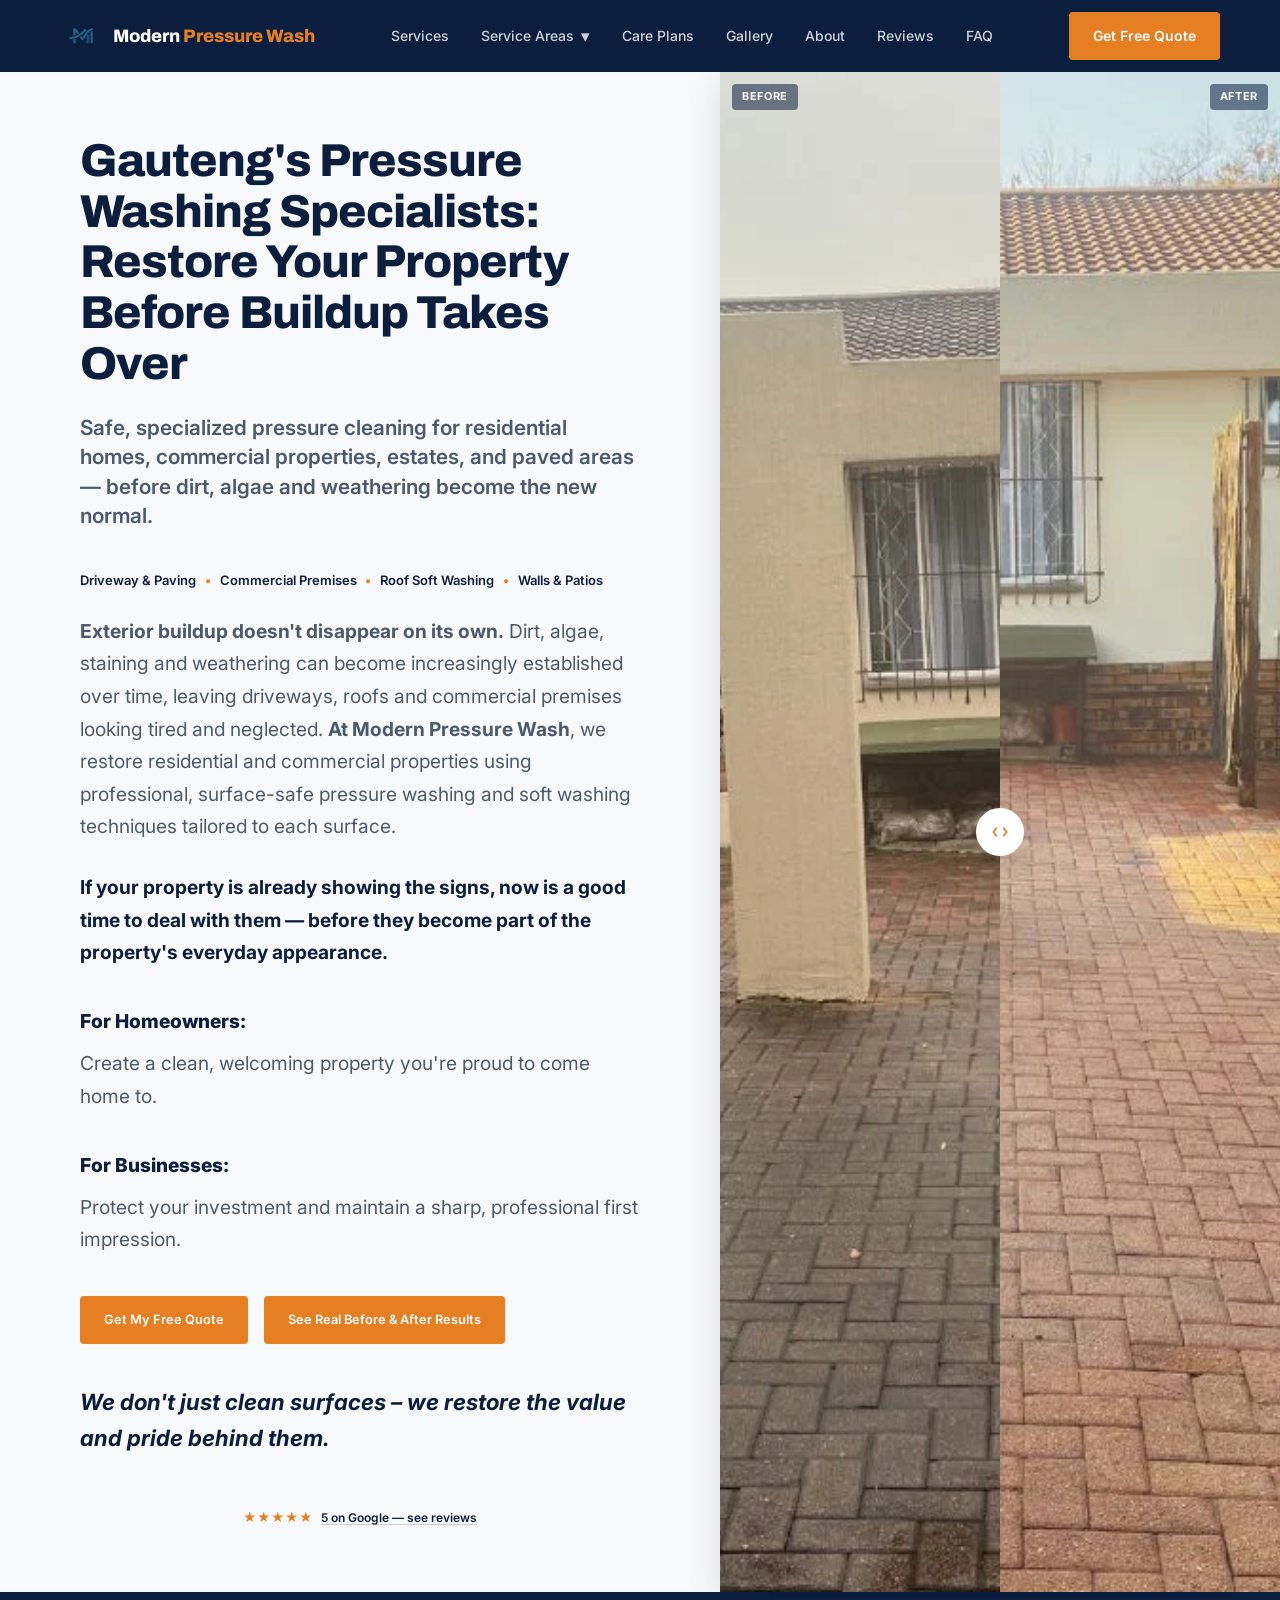
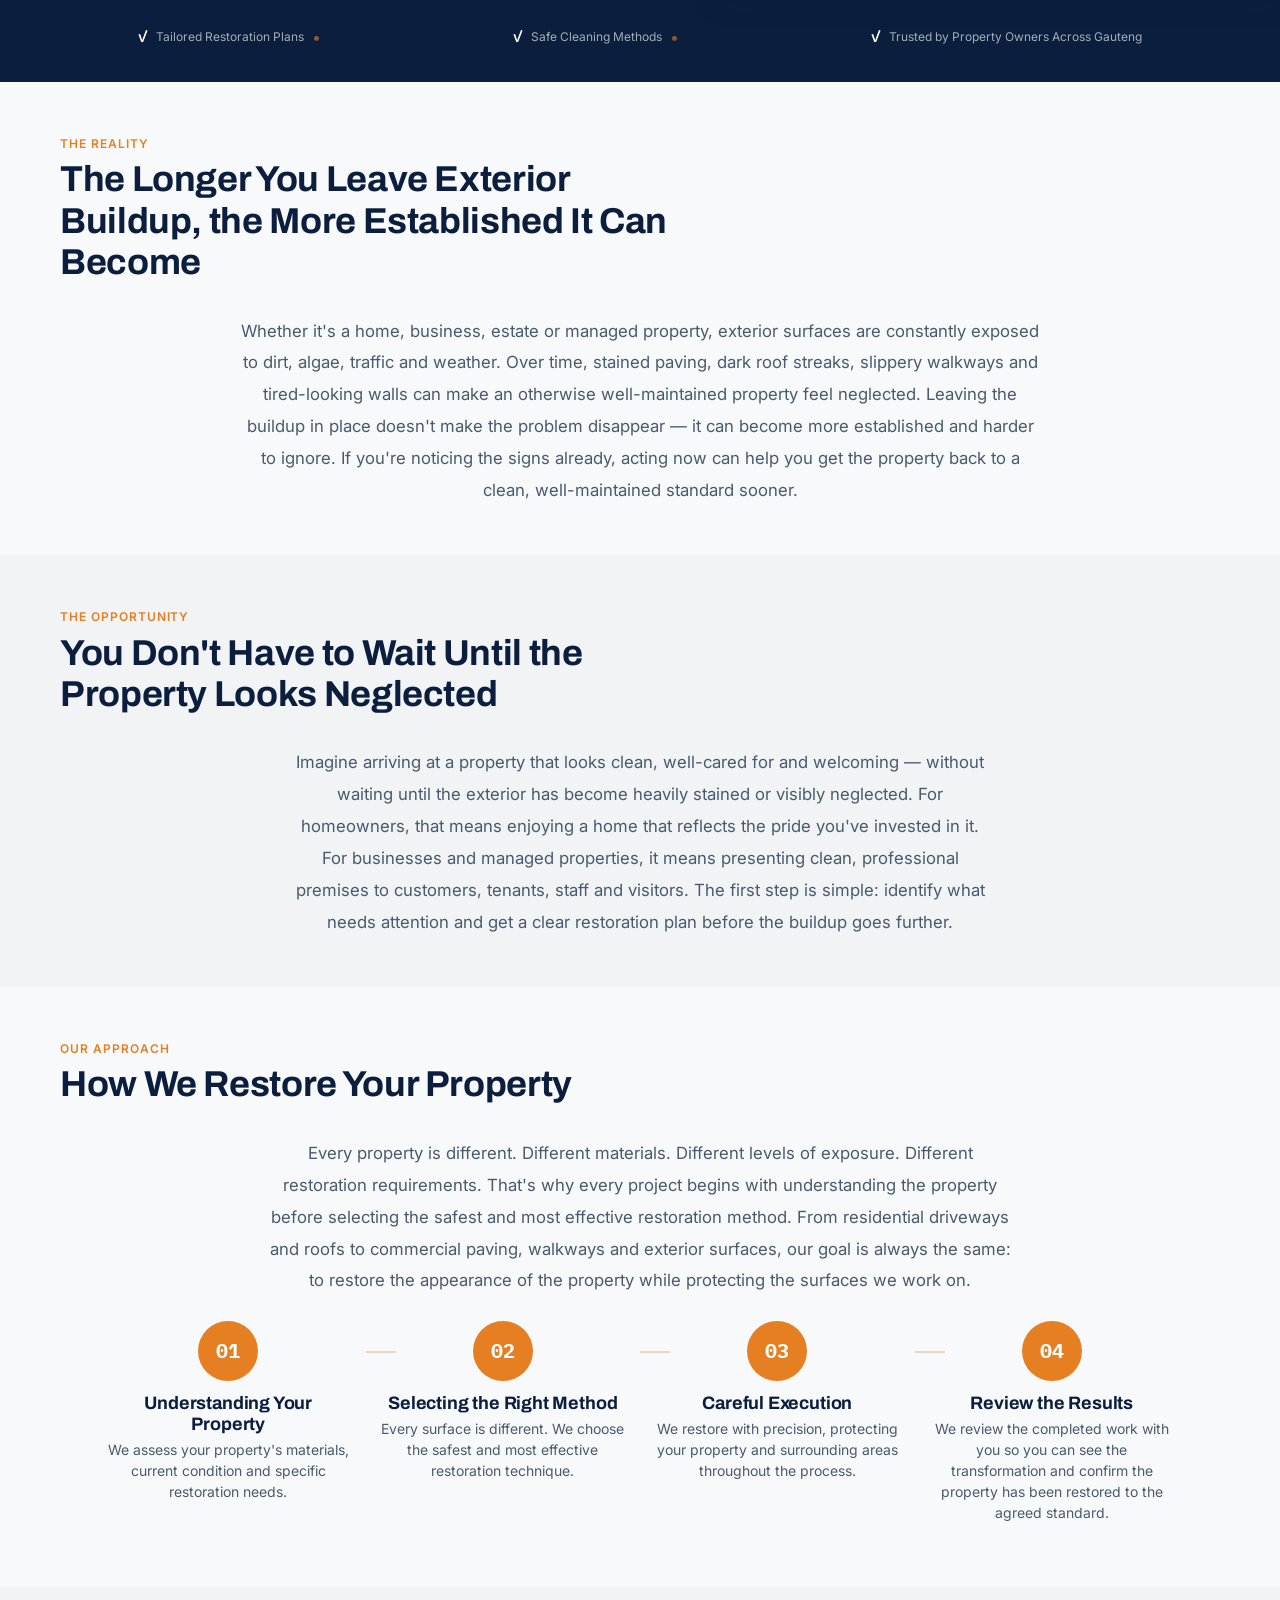
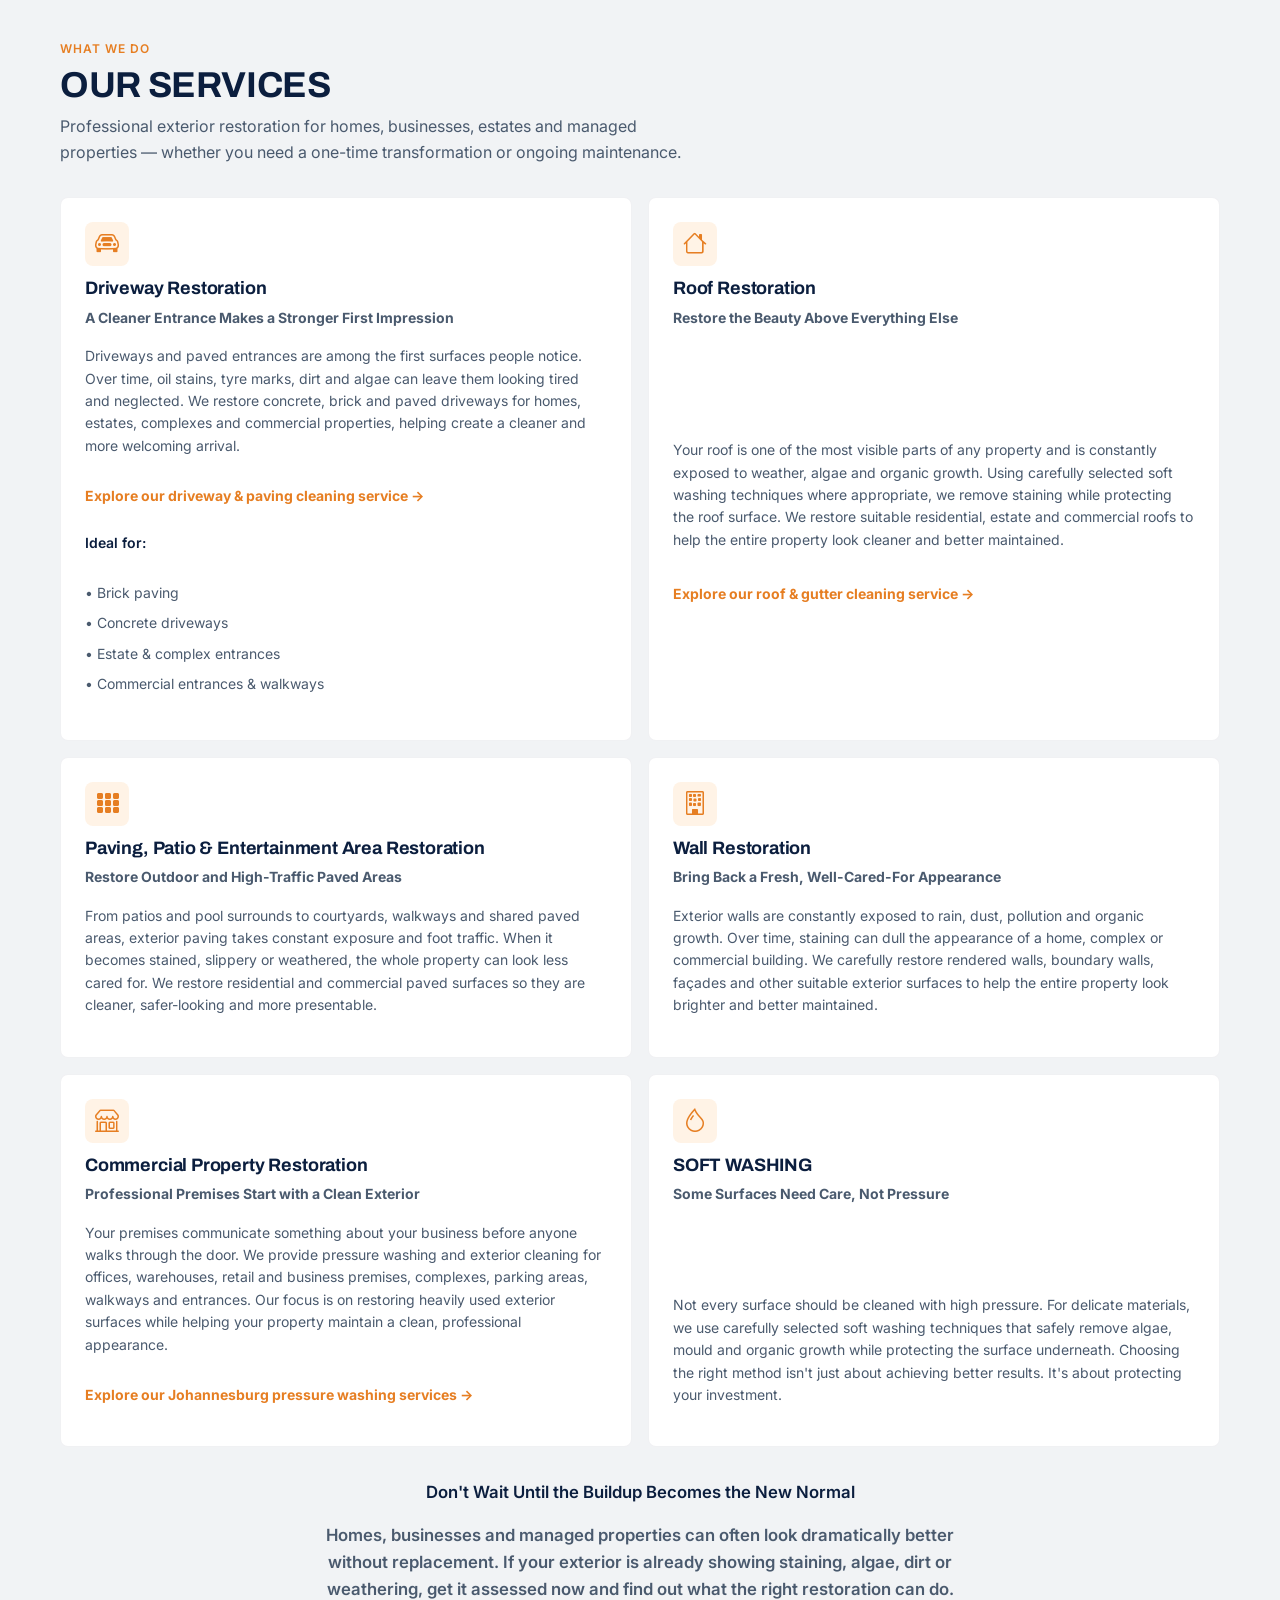
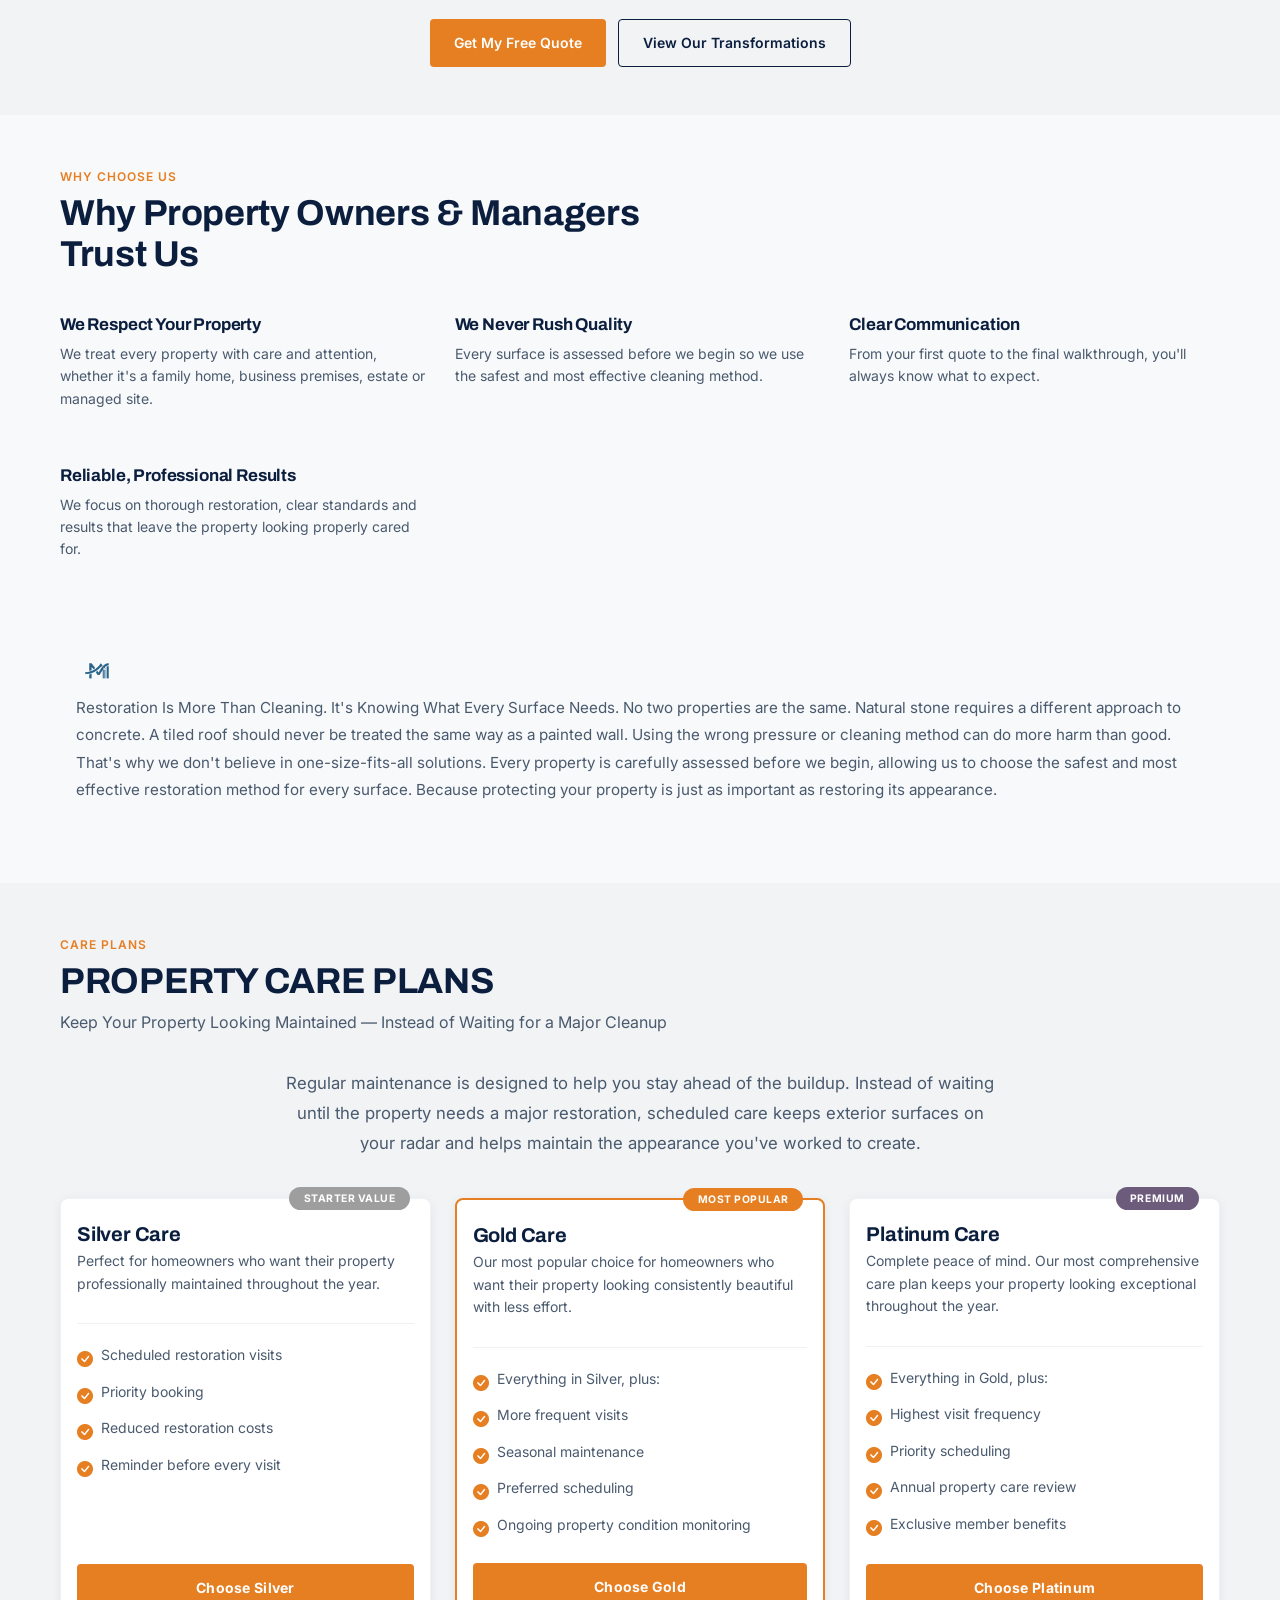
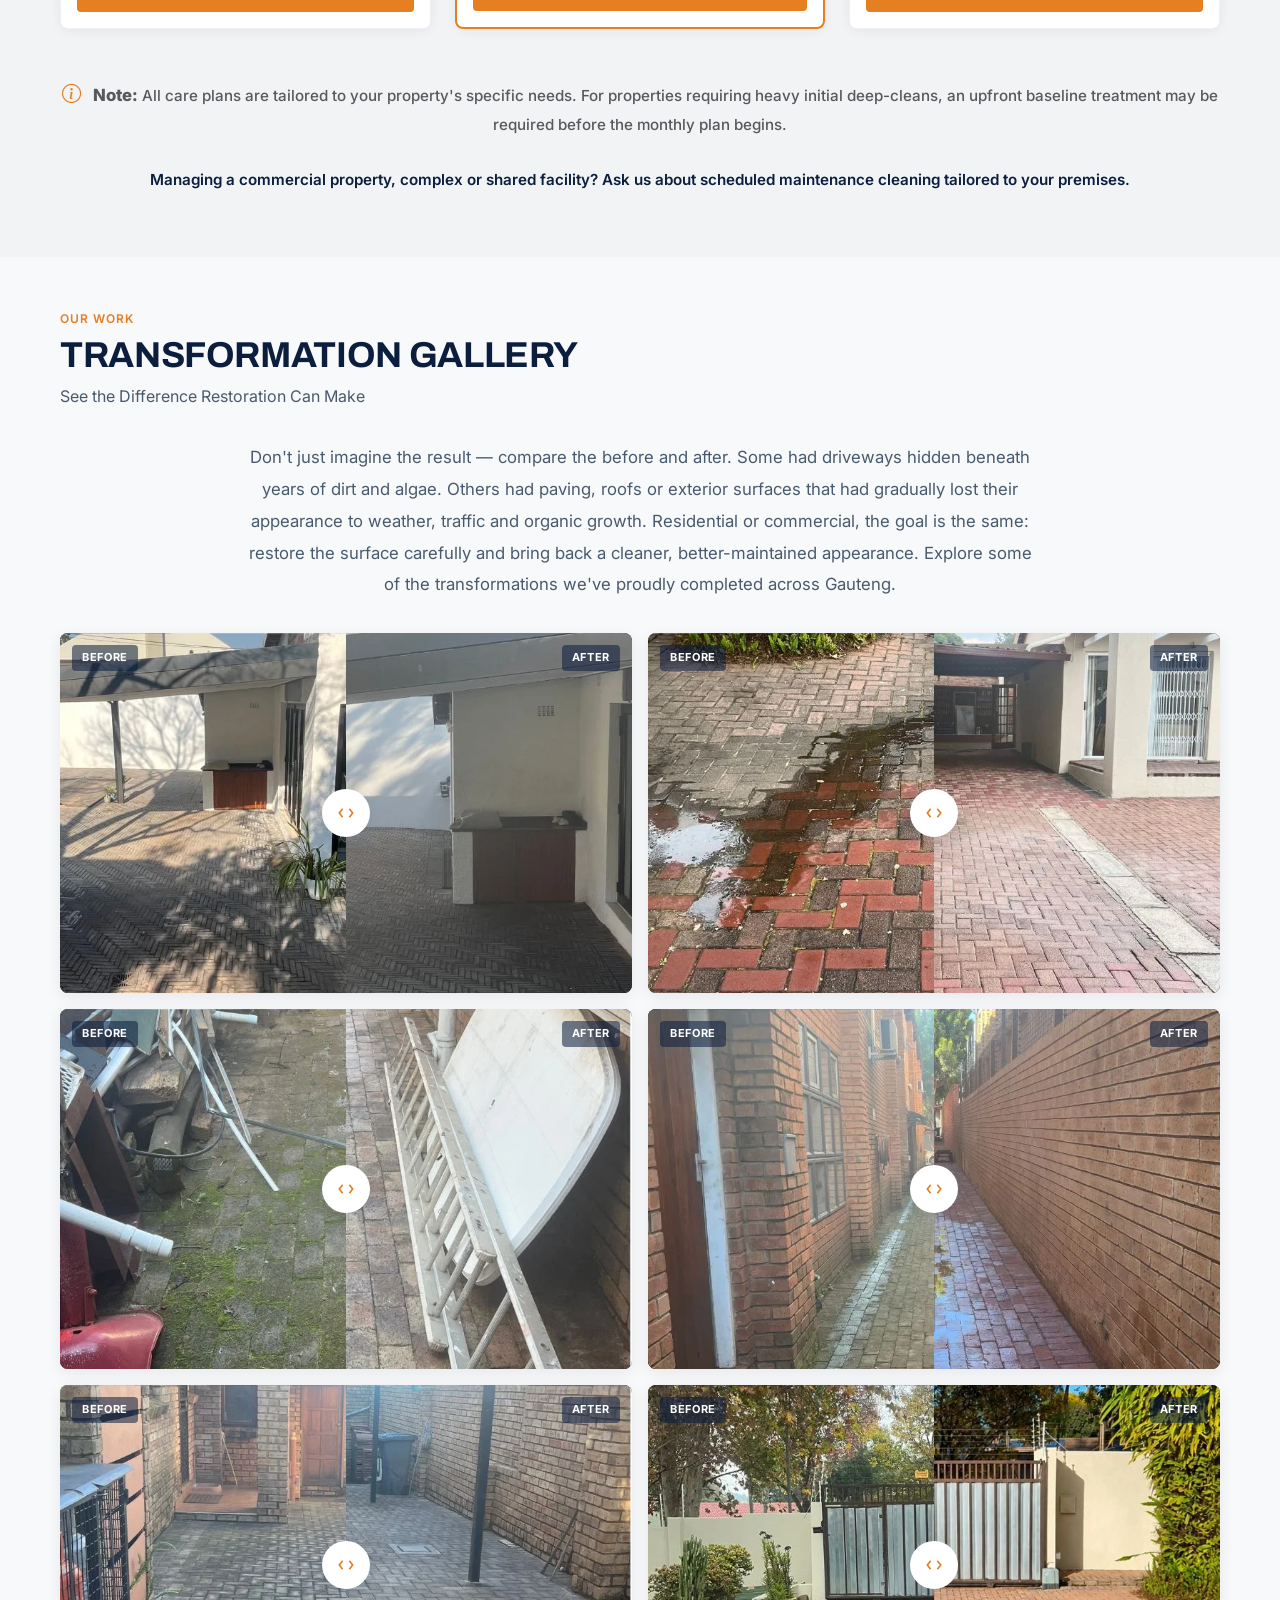
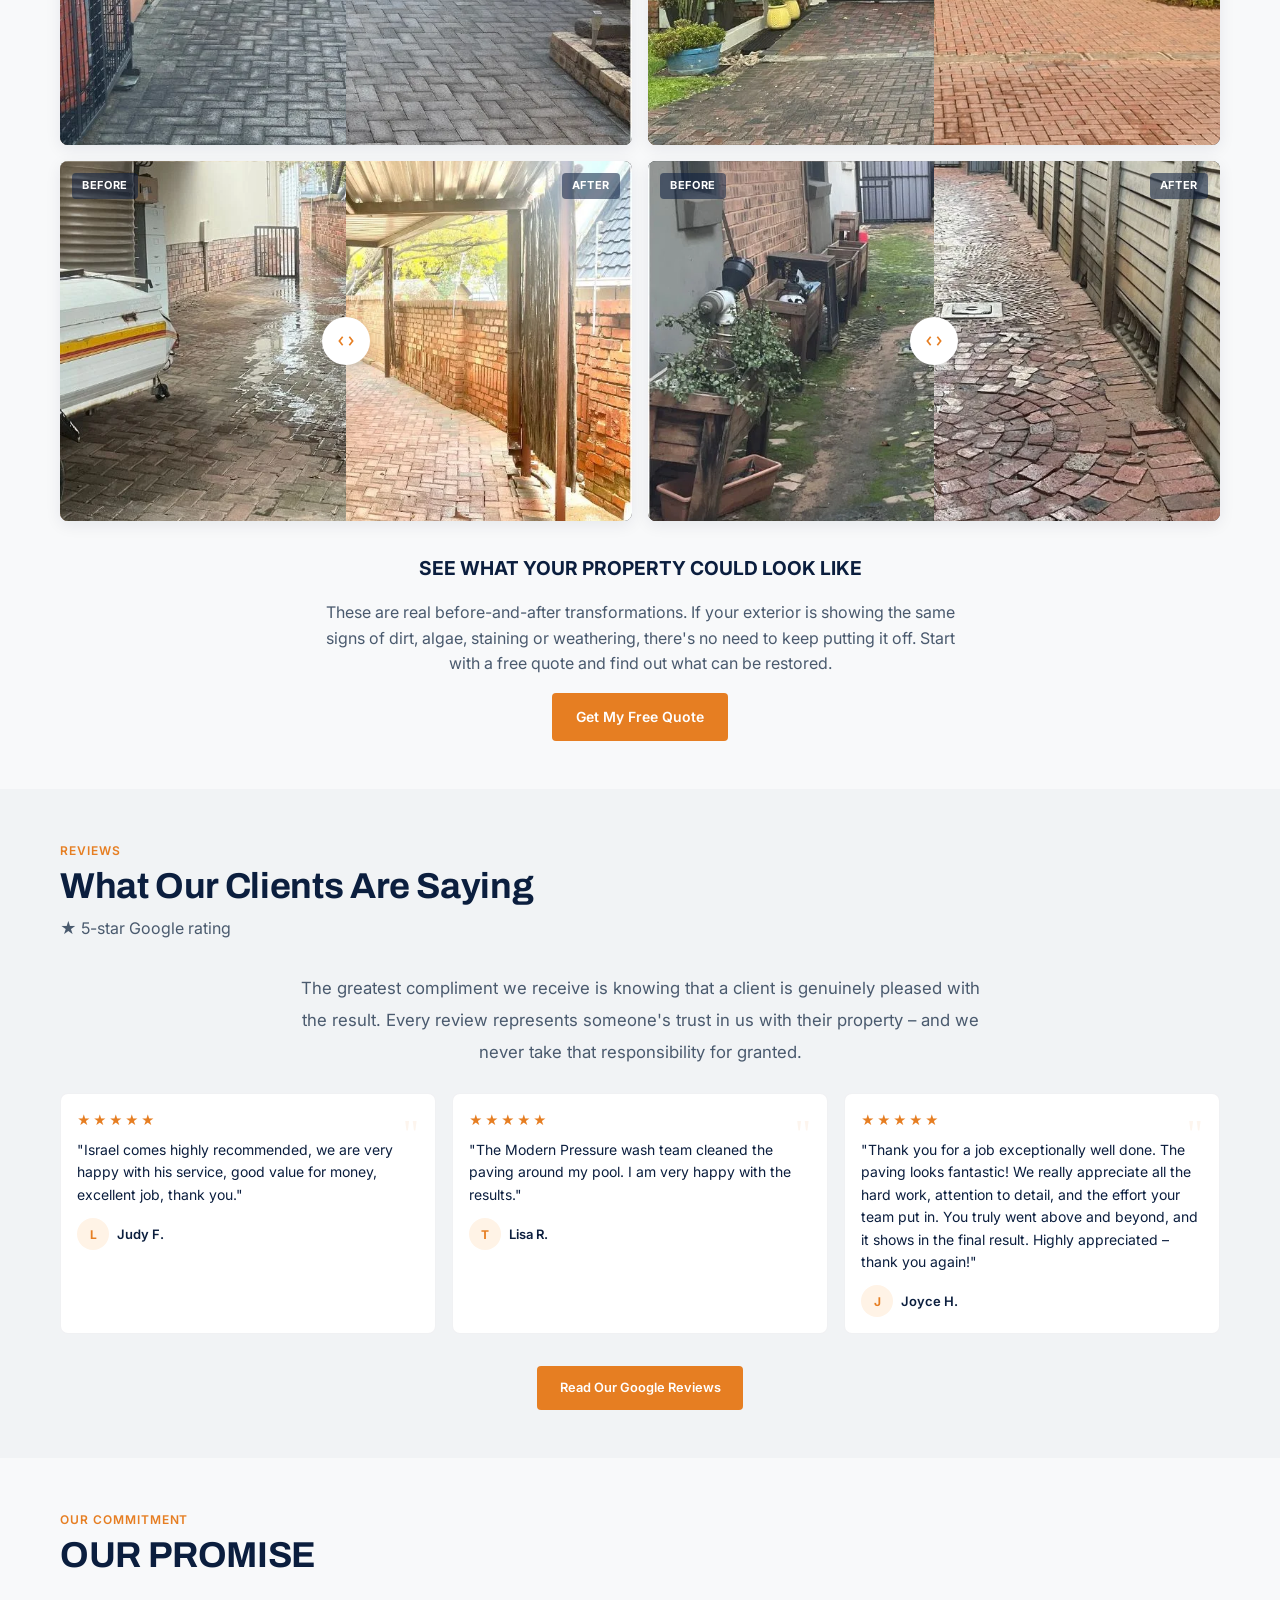
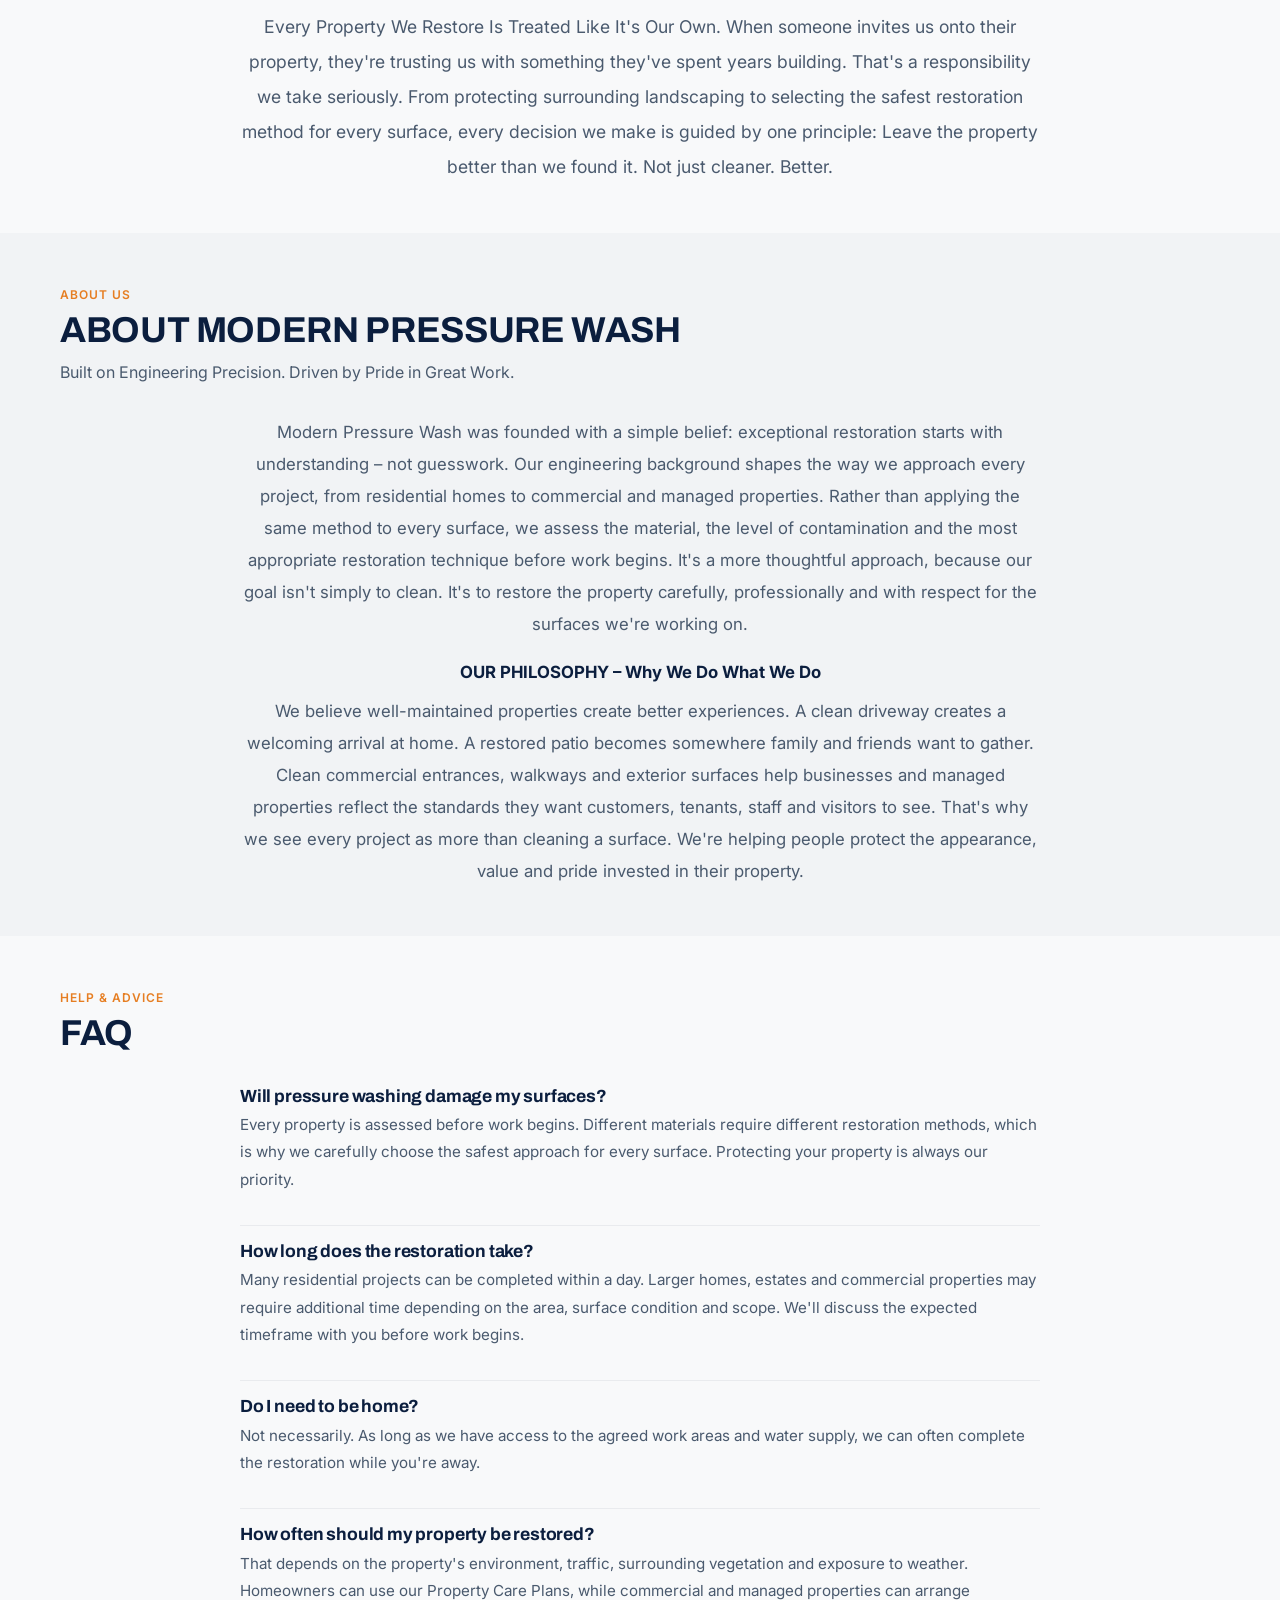
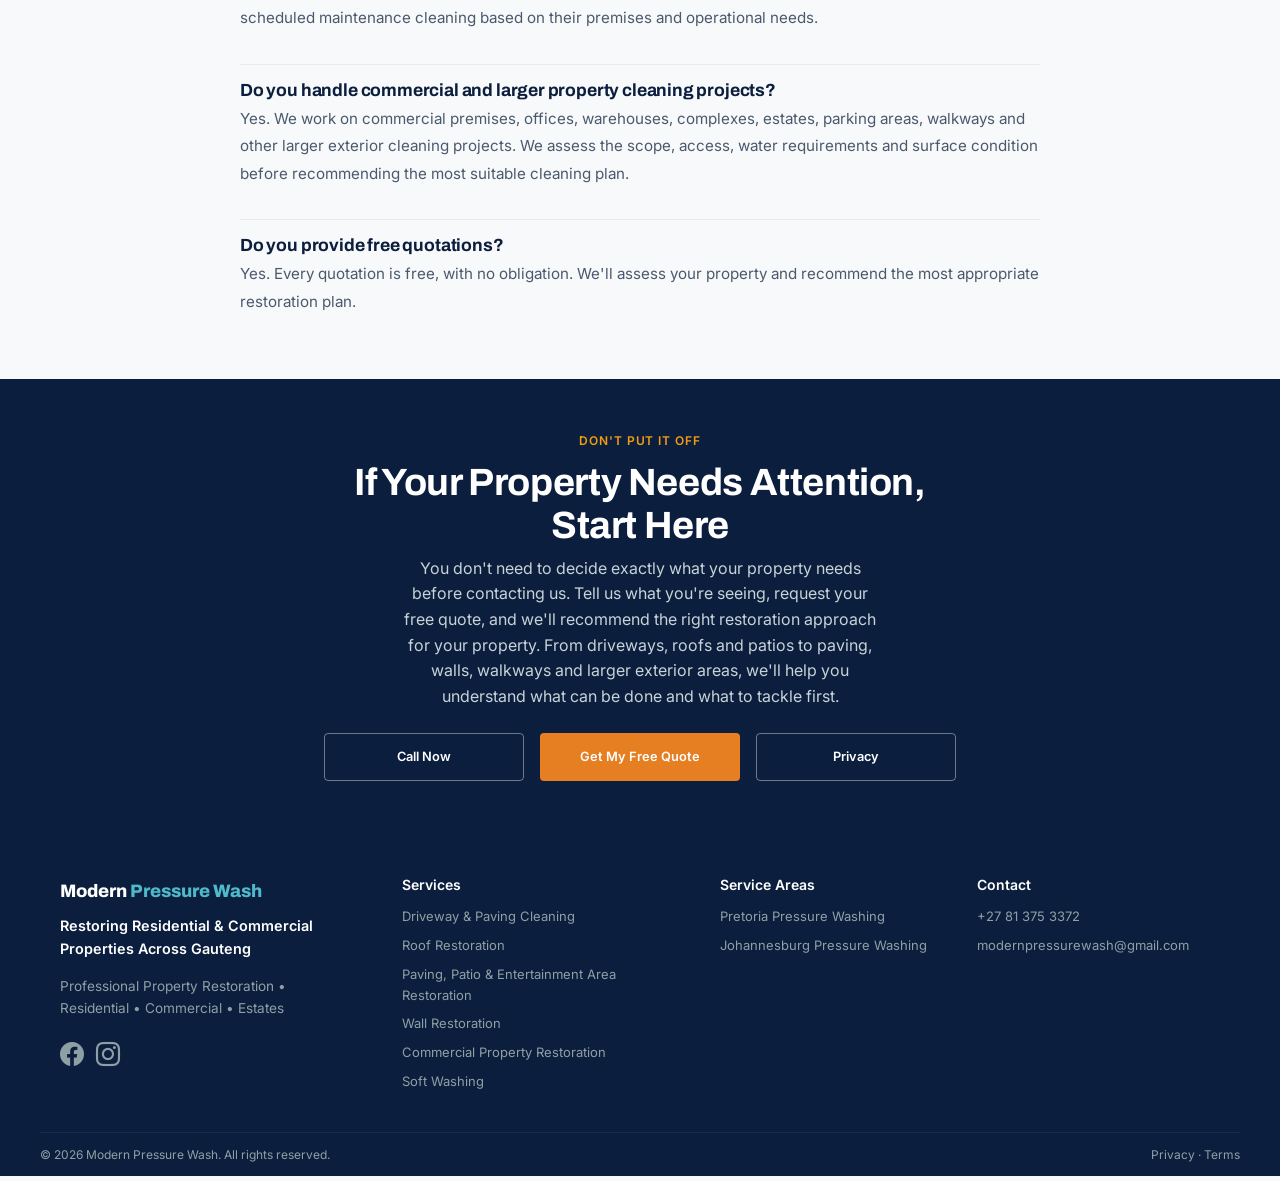
<file: index.html>
<!DOCTYPE html>
<html lang="en">
<head>
  <meta charset="UTF-8" />
  <meta name="viewport" content="width=device-width, initial-scale=1.0" />
  <title>Modern Pressure Wash — Gauteng's Pressure Washing Specialists</title>
  <meta name="description" content="Professional residential and commercial pressure washing across Gauteng. Restore driveways, paving, roofs, walls and commercial properties before buildup becomes established. Request a free quote." />
  <meta name="robots" content="index, follow" />
  <link rel="canonical" href="https://www.modernpressurewash.co.za/" />

  <!-- Open Graph -->
  <meta property="og:title" content="Modern Pressure Wash — Restore Your Property Before Buildup Takes Over" />
  <meta property="og:description" content="Gauteng's pressure washing specialists. Real before-and-after results, surface-safe restoration and a free quote for your property." />
  <meta property="og:type" content="website" />
  <meta property="og:url" content="https://www.modernpressurewash.co.za/" />
  <meta property="og:image" content="https://www.modernpressurewash.co.za/Website Logo.png" />
  <meta property="og:image:width" content="1200" />
  <meta property="og:image:height" content="630" />

  <!-- Twitter Cards -->
  <meta name="twitter:card" content="summary_large_image" />
  <meta name="twitter:title" content="Modern Pressure Wash — Restore Your Property Before Buildup Takes Over" />
  <meta name="twitter:description" content="Gauteng's pressure washing specialists. Real before-and-after results, surface-safe restoration and a free quote for your property." />
  <meta name="twitter:image" content="https://www.modernpressurewash.co.za/Website Logo.png" />

  <!-- Favicon -->
  <link rel="icon" href="Website Logo.png" type="image/png" />
  <link rel="apple-touch-icon" href="Website Logo.png" />

  <!-- Fonts -->
  <link rel="preconnect" href="https://fonts.googleapis.com" />
  <link rel="preconnect" href="https://fonts.gstatic.com" crossorigin />
  <link href="https://fonts.googleapis.com/css2?family=Archivo:wght@700;800&family=Inter:wght@400;500;600&family=IBM+Plex+Mono:wght@500&display=swap" rel="stylesheet" />

  <!-- AOS -->
  <link rel="preconnect" href="https://unpkg.com" />
  <link rel="stylesheet" href="https://unpkg.com/aos@2.3.1/dist/aos.css" />

  <!-- Bootstrap & Icons -->
  <link href="https://cdn.jsdelivr.net/npm/bootstrap@5.3.0-alpha1/dist/css/bootstrap.min.css" rel="stylesheet" />
  <link rel="stylesheet" href="https://cdn.jsdelivr.net/npm/bootstrap-icons@1.11.3/font/bootstrap-icons.min.css" />

  <!-- Styles -->
  <link rel="stylesheet" href="style.css" />

  <!-- Google tag (gtag.js) – GA4 -->
  <script async src="https://www.googletagmanager.com/gtag/js?id=G-9RQ8H6MBGZ"></script>
  <script>
    window.dataLayer = window.dataLayer || [];
    function gtag(){dataLayer.push(arguments);}
    gtag('js', new Date());
    gtag('config', 'G-9RQ8H6MBGZ');
  </script>

  <!-- Meta Pixel Code (Facebook) -->
  <script>
  !function(f,b,e,v,n,t,s)
  {if(f.fbq)return;n=f.fbq=function(){n.callMethod?
  n.callMethod.apply(n,arguments):n.queue.push(arguments)};
  if(!f._fbq)f._fbq=n;n.push=n;n.loaded=!0;n.version='2.0';
  n.queue=[];t=b.createElement(e);t.async=!0;
  t.src=v;s=b.getElementsByTagName(e)[0];
  s.parentNode.insertBefore(t,s)}(window, document,'script',
  'https://connect.facebook.net/en_US/fbevents.js');
  fbq('init', '1066701205733061');
  fbq('track', 'PageView');
  </script>
  <noscript><img height="1" width="1" style="display:none"
  src="https://www.facebook.com/tr?id=1066701205733061&ev=PageView&noscript=1"
  /></noscript>

  <!-- Structured Data -->
  <script type="application/ld+json">
{
  "@context": "https://schema.org",
  "@type": "LocalBusiness",
  "@id": "https://www.modernpressurewash.co.za/#business",
  "name": "Modern Pressure Wash",
  "url": "https://www.modernpressurewash.co.za/",
  "description": "Professional residential and commercial pressure washing and exterior cleaning across Gauteng.",
  "telephone": "+27813753372",
  "email": "modernpressurewash@gmail.com",
  "areaServed": [
    "Centurion",
    "Pretoria",
    "Pretoria East",
    "Midrand",
    "Johannesburg",
    "Randburg",
    "Northcliff",
    "Sandton",
    "Fourways",
    "Parkmore",
    "North Riding",
    "Honeydew",
    "Johannesburg CBD",
    "Roodepoort",
    "Krugersdorp",
    "West Rand",
    "Gauteng"
  ],
  "openingHoursSpecification": [
    {
      "@type": "OpeningHoursSpecification",
      "dayOfWeek": [
        "Monday",
        "Tuesday",
        "Wednesday",
        "Thursday",
        "Friday",
        "Saturday"
      ],
      "opens": "07:00",
      "closes": "18:00"
    }
  ]
}
  </script>
<style>
  /* Site-wide footer: Brand | Services | Service Areas | Contact */
  @media (min-width: 901px) {
    .site-footer .footer-grid { grid-template-columns: 1.25fr 1.15fr .9fr 1fr; gap: 38px; }
  }
  @media (max-width: 520px) {
    .site-footer .legal-bar { gap: 10px; flex-wrap: wrap; }
  }
</style>

  <style>
    /* Main navigation: grouped service-area dropdown */
    .nav-dropdown {
      width: 100%;
    }
    .nav-dropdown summary {
      list-style: none;
      cursor: pointer;
      color: var(--navy);
      font-weight: 500;
      font-size: 1rem;
      padding: var(--space-2) 0;
      border-bottom: 1px solid rgba(11,30,62,0.06);
      display: flex;
      align-items: center;
      justify-content: space-between;
      gap: 0.35rem;
    }
    .nav-dropdown summary::-webkit-details-marker { display: none; }
    .nav-dropdown-arrow {
      transition: transform var(--transition);
      font-size: 1.05rem;
      line-height: 1;
      display: inline-block;
      margin-left: 0.15rem;
    }
    .nav-dropdown[open] .nav-dropdown-arrow { transform: rotate(180deg); }
    .nav-dropdown-menu {
      display: flex;
      flex-direction: column;
      padding: 0.35rem 0 0.25rem 0.75rem;
    }
    .nav-dropdown-menu a {
      font-size: 0.9rem;
    }

    @media (min-width: 1100px) {
      .header-inner {
        overflow: visible;
      }
      .main-nav {
        overflow: visible;
      }
      .nav-dropdown {
        position: relative;
        width: auto;
      }
      .nav-dropdown summary {
        color: rgba(255,255,255,0.8);
        border-bottom: none;
        padding: var(--space-1) 0;
        font-size: 0.875rem;
        white-space: nowrap;
      }
      .nav-dropdown summary:hover { color: var(--amber); }
      .nav-dropdown-menu {
        position: absolute;
        top: calc(100% + 0.55rem);
        left: 50%;
        transform: translateX(-50%);
        min-width: 190px;
        padding: 0.5rem;
        background: var(--white);
        border: 1px solid rgba(11,30,62,0.08);
        border-radius: var(--radius-card);
        box-shadow: var(--shadow-lift);
        z-index: 999;
      }
      .nav-dropdown:not([open]) .nav-dropdown-menu { display: none; }
      .main-nav .nav-dropdown-menu a {
        color: var(--navy);
        padding: 0.65rem 0.75rem;
        border-radius: 4px;
        font-size: 0.875rem;
        white-space: nowrap;
      }
      .main-nav .nav-dropdown-menu a:hover {
        color: var(--amber);
        background: var(--amber-tint);
      }
    }
  </style>

</head>
<body>

  <!-- ===== SKIP LINK ===== -->
  <a href="#main-content" class="skip-link">Skip to main content</a>

  <!-- ===== OVERLAY ===== -->
  <div class="nav-overlay" id="nav-overlay"></div>

  <!-- ===== HEADER ===== -->
  <header class="site-header" role="banner">
    <div class="header-inner">
      <a href="/" class="logo-link" aria-label="Modern Pressure Wash – Home">
        <img src="Website Logo.png" alt="Modern Pressure Wash Logo" class="logo-img" loading="lazy" width="45" height="45" />
        <span class="logo-text">Modern <span>Pressure Wash</span></span>
      </a>

      <nav class="main-nav" id="main-nav" aria-label="Main navigation">
        <button class="nav-close" id="nav-close" aria-label="Close menu">
          <svg width="24" height="24" viewBox="0 0 24 24" fill="none" stroke="currentColor" stroke-width="2" aria-hidden="true">
            <line x1="18" y1="6" x2="6" y2="18" />
            <line x1="6" y1="6" x2="18" y2="18" />
          </svg>
        </button>

        <a href="#services">Services</a>

        <details class="nav-dropdown">
          <summary>Service Areas <span class="nav-dropdown-arrow" aria-hidden="true">▾</span></summary>
          <div class="nav-dropdown-menu">
            <a href="/pressure-washing-pretoria/">Pretoria</a>
            <a href="/pressure-washing-johannesburg/">Johannesburg</a>
          </div>
        </details>

        <a href="#care-plans">Care Plans</a>
        <a href="#gallery">Gallery</a>
        <a href="#about">About</a>
        <a href="#reviews">Reviews</a>
        <a href="#faq">FAQ</a>

        <!-- Buttons shown stacked inside the mobile menu only -->
        <div class="mobile-nav-cta">
          <a href="privacy.html" class="btn btn-outline">Privacy</a>
          <a href="https://crm.modernpressurewash.co.za/get-quote" target="_blank" class="btn btn-primary">Get Free Quote</a>
        </div>
      </nav>

      <div class="header-cta">
        <!-- <a href="privacy.html" class="btn btn-outline">Privacy</a> -->
        <a href="https://crm.modernpressurewash.co.za/get-quote" target="_blank" class="btn btn-primary">Get Free Quote</a>
        <button class="menu-toggle" id="menu-toggle" aria-label="Toggle navigation" aria-expanded="false" aria-controls="main-nav">
          <svg width="24" height="24" viewBox="0 0 24 24" fill="none" stroke="currentColor" stroke-width="2" aria-hidden="true">
            <line x1="3" y1="6" x2="21" y2="6" />
            <line x1="3" y1="12" x2="21" y2="12" />
            <line x1="3" y1="18" x2="21" y2="18" />
          </svg>
        </button>
      </div>
    </div>
    </header>
  <main id="main-content">

      <!-- ===== SECTION 1: HERO ===== -->
  <section id="hero" class="hero" aria-labelledby="hero-title">
    <div class="hero-wrap">
      <div class="hero-grid">
        <div class="hero-copy" data-aos="fade-right" data-aos-duration="800">
          <h1 id="hero-title">Gauteng's Pressure Washing Specialists: Restore Your Property Before Buildup Takes Over</h1>
          <!-- Sub-headline -->
          <p class="sub-headline">Safe, specialized pressure cleaning for residential homes, commercial properties, estates, and paved areas — before dirt, algae and weathering become the new normal.</p>
          <ul class="hero-tags" aria-label="What we specialize in">
            <li>Driveway &amp; Paving</li>
            <li>Commercial Premises</li>
            <li>Roof Soft Washing</li>
            <li>Walls &amp; Patios</li>
          </ul>
          <p class="sub"><strong>Exterior buildup doesn't disappear on its own.</strong> Dirt, algae, staining and weathering can become increasingly established over time, leaving driveways, roofs and commercial premises looking tired and neglected. <strong>At Modern Pressure Wash</strong>, we restore residential and commercial properties using professional, surface-safe pressure washing and soft washing techniques tailored to each surface.</p>
          <p class="sub" style="font-weight: 700; color: var(--navy);">If your property is already showing the signs, now is a good time to deal with them — before they become part of the property's everyday appearance.</p>
          <p class="sub sub-label">For Homeowners:</p>
          <p class="sub">Create a clean, welcoming property you're proud to come home to.</p>
                  
          <p class="sub sub-label">For Businesses:</p>
          <p class="sub">Protect your investment and maintain a sharp, professional first impression.</p>
          <div class="cta-row">
            <a href="https://crm.modernpressurewash.co.za/get-quote" target="_blank" class="btn btn-primary">Get My Free Quote</a>
            <a href="#gallery" class="btn btn-whatsapp">See Real Before &amp; After Results</a>
          </div>
          <p style="font-weight: 700; font-style: italic; font-size: 1.4rem; color: var(--navy); margin-top: var(--space-4);">We don't just clean surfaces – we restore the value and pride behind them.</p>
          <div class="rating-chip" style="justify-content: center;">
            <span class="stars" aria-hidden="true">★★★★★</span>
            <a href="https://www.google.com/maps/search/?api=1&query=Modern+Pressure+Wash%2C+42+Sacharia+Street%2C+The+Reeds%2C+Gauteng" target="_blank">5 on Google — see reviews</a>
          </div>
        </div>

        <!-- HERO SLIDER -->
        <div class="reveal-panel" data-reveal="50" role="slider" aria-label="Before and after driveway restoration" aria-labelledby="hero-title" aria-valuenow="50" aria-valuemin="0" aria-valuemax="100" tabindex="0" data-aos="fade-left" data-aos-duration="800" data-aos-delay="200">
          <div class="reveal-layer reveal-after">
            <img src="Job B/B1.webp" alt="Clean driveway after restoration" class="slider-image" loading="lazy" width="800" height="600" />
          </div>
          <div class="reveal-layer reveal-before">
            <img src="Job B/B.webp" alt="Dirty driveway before restoration" class="slider-image" loading="lazy" width="800" height="600" />
          </div>
          <span class="reveal-label before-label" aria-hidden="true">BEFORE</span>
          <span class="reveal-label after-label" aria-hidden="true">AFTER</span>
          <div class="reveal-handle" role="presentation">
            <div class="grip">
              <svg viewBox="0 0 24 24" fill="none" stroke="currentColor" stroke-width="2" aria-hidden="true">
                <polyline points="8 7 4 12 8 17" />
                <polyline points="16 7 20 12 16 17" />
              </svg>
            </div>
          </div>
        </div>
      </div>
    </div>
  </section>

    <!-- ===== TRUST BADGES ===== -->
    <div class="proof-strip" aria-label="Trust indicators">
      <div class="wrap proof-grid">
        <div class="proof-item" data-aos="fade-up" data-aos-duration="600" data-aos-delay="0">
          <span class="num">✓</span>
          <span class="label">Tailored Restoration Plans</span>
        </div>
        <div class="proof-item" data-aos="fade-up" data-aos-duration="600" data-aos-delay="100">
          <span class="num">✓</span>
          <span class="label">Safe Cleaning Methods</span>
        </div>
        <div class="proof-item" data-aos="fade-up" data-aos-duration="600" data-aos-delay="200">
          <span class="num">✓</span>
          <span class="label">Trusted by Property Owners Across Gauteng</span>
        </div>
      </div>
    </div>

    <!-- ===== SECTION 2: THE PROBLEM ===== -->
    <section id="problem" aria-labelledby="problem-title">
      <div class="wrap">
        <div class="section-head" data-aos="fade-up" data-aos-duration="700">
          <span class="eyebrow">The Reality</span>
          <h2 id="problem-title">The Longer You Leave Exterior Buildup, the More Established It Can Become</h2>
        </div>
        <div class="problem-content" data-aos="fade-up" data-aos-duration="800">
          <p style="font-size: 1.05rem; line-height: 1.9; max-width: 800px; margin: 0 auto; color: var(--slate-grey); text-align: center;">
            Whether it's a home, business, estate or managed property, exterior surfaces are constantly exposed to dirt, algae, traffic and weather. Over time, stained paving, dark roof streaks, slippery walkways and tired-looking walls can make an otherwise well-maintained property feel neglected. Leaving the buildup in place doesn't make the problem disappear — it can become more established and harder to ignore. If you're noticing the signs already, acting now can help you get the property back to a clean, well-maintained standard sooner.
          </p>
        </div>
      </div>
    </section>

    <!-- ===== SECTION 3: THE PROMISE ===== -->
    <section id="promise" class="bg-tint" aria-labelledby="promise-title">
      <div class="wrap">
        <div class="section-head" data-aos="fade-up" data-aos-duration="700">
          <span class="eyebrow">The Opportunity</span>
          <h2 id="promise-title">You Don't Have to Wait Until the Property Looks Neglected</h2>
        </div>
        <div class="promise-content" data-aos="fade-up" data-aos-duration="800">
          <p style="font-size: 1.05rem; line-height: 1.9; max-width: 700px; margin: 0 auto; color: var(--slate-grey); text-align: center;">
            Imagine arriving at a property that looks clean, well-cared for and welcoming — without waiting until the exterior has become heavily stained or visibly neglected. For homeowners, that means enjoying a home that reflects the pride you've invested in it. For businesses and managed properties, it means presenting clean, professional premises to customers, tenants, staff and visitors. The first step is simple: identify what needs attention and get a clear restoration plan before the buildup goes further.
          </p>
        </div>
      </div>
    </section>

    <!-- ===== SECTION 4: THE PROCESS ===== -->
    <section id="process" aria-labelledby="process-title">
      <div class="wrap">
        <div class="section-head" data-aos="fade-up" data-aos-duration="700">
          <span class="eyebrow">Our Approach</span>
          <h2 id="process-title">How We Restore Your Property</h2>
        </div>
        <div class="process-intro" data-aos="fade-up" data-aos-duration="800">
          <p style="font-size: 1.05rem; line-height: 1.9; max-width: 750px; margin: 0 auto var(--space-5) auto; color: var(--slate-grey); text-align: center;">
            Every property is different. Different materials. Different levels of exposure. Different restoration requirements. That's why every project begins with understanding the property before selecting the safest and most effective restoration method. From residential driveways and roofs to commercial paving, walkways and exterior surfaces, our goal is always the same: to restore the appearance of the property while protecting the surfaces we work on.
          </p>
        </div>
        <div class="process-steps">
          <div class="process-step" data-aos="fade-up" data-aos-duration="600" data-aos-delay="0">
            <div class="step-circle" aria-hidden="true">01</div>
            <div class="step-content">
              <h3>Understanding Your Property</h3>
              <p>We assess your property's materials, current condition and specific restoration needs.</p>
            </div>
          </div>
          <div class="process-step" data-aos="fade-up" data-aos-duration="600" data-aos-delay="100">
            <div class="step-circle" aria-hidden="true">02</div>
            <div class="step-content">
              <h3>Selecting the Right Method</h3>
              <p>Every surface is different. We choose the safest and most effective restoration technique.</p>
            </div>
          </div>
          <div class="process-step" data-aos="fade-up" data-aos-duration="600" data-aos-delay="200">
            <div class="step-circle" aria-hidden="true">03</div>
            <div class="step-content">
              <h3>Careful Execution</h3>
              <p>We restore with precision, protecting your property and surrounding areas throughout the process.</p>
            </div>
          </div>
          <div class="process-step" data-aos="fade-up" data-aos-duration="600" data-aos-delay="300">
            <div class="step-circle" aria-hidden="true">04</div>
            <div class="step-content">
              <h3>Review the Results</h3>
              <p>We review the completed work with you so you can see the transformation and confirm the property has been restored to the agreed standard.</p>
            </div>
          </div>
        </div>
      </div>
    </section>

    <!-- ===== SECTION 5: SERVICES ===== -->
    <section id="services" class="bg-tint" aria-labelledby="services-title">
      <div class="wrap">
        <div class="section-head" data-aos="fade-up" data-aos-duration="700">
          <span class="eyebrow">What We Do</span>
          <h2 id="services-title">OUR SERVICES</h2>
          <p>Professional exterior restoration for homes, businesses, estates and managed properties — whether you need a one-time transformation or ongoing maintenance.</p>
        </div>

        <div class="services-grid">
          <div class="service-card" data-aos="fade-up" data-aos-duration="600" data-aos-delay="0">
            <div class="icon-badge"><i class="bi bi-car-front" aria-hidden="true"></i></div>
            <h3>Driveway Restoration</h3>
            <p><strong>A Cleaner Entrance Makes a Stronger First Impression</strong></p>
            <p>Driveways and paved entrances are among the first surfaces people notice. Over time, oil stains, tyre marks, dirt and algae can leave them looking tired and neglected. We restore concrete, brick and paved driveways for homes, estates, complexes and commercial properties, helping create a cleaner and more welcoming arrival.</p>
            <p style="margin-top: var(--space-3);"><a href="/driveway-paving-cleaning/" style="font-weight: 700; color: var(--amber); text-decoration: none;">Explore our driveway &amp; paving cleaning service →</a></p>
            <p style="font-weight: 600; margin-top: var(--space-2); color: var(--navy);">Ideal for:</p>
            <ul style="list-style: none; padding-left: 0; font-size: 0.875rem; color: var(--slate-grey);">
              <li>• Brick paving</li>
              <li>• Concrete driveways</li>
              <li>• Estate &amp; complex entrances</li>
              <li>• Commercial entrances &amp; walkways</li>
            </ul>
          </div>

          <div class="service-card" data-aos="fade-up" data-aos-duration="600" data-aos-delay="100">
            <div class="icon-badge"><i class="bi bi-house" aria-hidden="true"></i></div>
            <h3>Roof Restoration</h3>
            <p><strong>Restore the Beauty Above Everything Else</strong></p>
            <p>Your roof is one of the most visible parts of any property and is constantly exposed to weather, algae and organic growth. Using carefully selected soft washing techniques where appropriate, we remove staining while protecting the roof surface. We restore suitable residential, estate and commercial roofs to help the entire property look cleaner and better maintained.</p>
            <p style="margin-top: var(--space-3);"><a href="/roof-gutter-cleaning/" style="font-weight: 700; color: var(--amber); text-decoration: none;">Explore our roof &amp; gutter cleaning service →</a></p>
          </div>

          <div class="service-card" data-aos="fade-up" data-aos-duration="600" data-aos-delay="200">
            <div class="icon-badge"><i class="bi bi-grid-3x3-gap-fill" aria-hidden="true"></i></div>
            <h3>Paving, Patio & Entertainment Area Restoration</h3>
            <p><strong>Restore Outdoor and High-Traffic Paved Areas</strong></p>
            <p>From patios and pool surrounds to courtyards, walkways and shared paved areas, exterior paving takes constant exposure and foot traffic. When it becomes stained, slippery or weathered, the whole property can look less cared for. We restore residential and commercial paved surfaces so they are cleaner, safer-looking and more presentable.</p>
          </div>

          <div class="service-card" data-aos="fade-up" data-aos-duration="600" data-aos-delay="300">
            <div class="icon-badge"><i class="bi bi-building" aria-hidden="true"></i></div>
            <h3>Wall Restoration</h3>
            <p><strong>Bring Back a Fresh, Well-Cared-For Appearance</strong></p>
            <p>Exterior walls are constantly exposed to rain, dust, pollution and organic growth. Over time, staining can dull the appearance of a home, complex or commercial building. We carefully restore rendered walls, boundary walls, façades and other suitable exterior surfaces to help the entire property look brighter and better maintained.</p>
          </div>

          <div class="service-card" data-aos="fade-up" data-aos-duration="600" data-aos-delay="400">
            <div class="icon-badge"><i class="bi bi-shop" aria-hidden="true"></i></div>
            <h3>Commercial Property Restoration</h3>
            <p><strong>Professional Premises Start with a Clean Exterior</strong></p>
            <p>Your premises communicate something about your business before anyone walks through the door. We provide pressure washing and exterior cleaning for offices, warehouses, retail and business premises, complexes, parking areas, walkways and entrances. Our focus is on restoring heavily used exterior surfaces while helping your property maintain a clean, professional appearance.</p>
            <p style="margin-top: var(--space-3);"><a href="/pressure-washing-johannesburg/" style="font-weight: 700; color: var(--amber); text-decoration: none;">Explore our Johannesburg pressure washing services →</a></p>
          </div>

          <div class="service-card" data-aos="fade-up" data-aos-duration="600" data-aos-delay="500">
            <div class="icon-badge"><i class="bi bi-droplet" aria-hidden="true"></i></div>
            <h3>SOFT WASHING</h3>
            <p><strong>Some Surfaces Need Care, Not Pressure</strong></p>
            <p>Not every surface should be cleaned with high pressure. For delicate materials, we use carefully selected soft washing techniques that safely remove algae, mould and organic growth while protecting the surface underneath. Choosing the right method isn't just about achieving better results. It's about protecting your investment.</p>
          </div>
        </div>

        <div class="services-cta" data-aos="fade-up" data-aos-duration="600">
          <p style="font-size: 1.05rem; font-weight: 600; color: var(--navy);">Don't Wait Until the Buildup Becomes the New Normal</p>
          <p style="color: var(--slate-grey); max-width: 650px; margin: 0 auto var(--space-4);">Homes, businesses and managed properties can often look dramatically better without replacement. If your exterior is already showing staining, algae, dirt or weathering, get it assessed now and find out what the right restoration can do.</p>
          <a href="https://crm.modernpressurewash.co.za/get-quote" target="_blank" class="btn btn-primary">Get My Free Quote</a>
          <a href="#gallery" class="btn btn-outline" style="margin-left: var(--space-2);">View Our Transformations</a>
        </div>
      </div>
    </section>

    <!-- ===== SECTION 6: WHY CLIENTS TRUST US ===== -->
    <section id="why-us" aria-labelledby="why-title">
      <div class="wrap">
        <div class="section-head" data-aos="fade-up" data-aos-duration="700">
          <span class="eyebrow">Why Choose Us</span>
          <h2 id="why-title">Why Property Owners &amp; Managers Trust Us</h2>
        </div>
        <div class="diff-grid">
          <div class="diff-card" data-aos="fade-up" data-aos-duration="600" data-aos-delay="0">
            <h3>We Respect Your Property</h3>
            <p>We treat every property with care and attention, whether it's a family home, business premises, estate or managed site.</p>
          </div>
          <div class="diff-card" data-aos="fade-up" data-aos-duration="600" data-aos-delay="100">
            <h3>We Never Rush Quality</h3>
            <p>Every surface is assessed before we begin so we use the safest and most effective cleaning method.</p>
          </div>
          <div class="diff-card" data-aos="fade-up" data-aos-duration="600" data-aos-delay="200">
            <h3>Clear Communication</h3>
            <p>From your first quote to the final walkthrough, you'll always know what to expect.</p>
          </div>
          <div class="diff-card" data-aos="fade-up" data-aos-duration="600" data-aos-delay="300">
            <h3>Reliable, Professional Results</h3>
            <p>We focus on thorough restoration, clear standards and results that leave the property looking properly cared for.</p>
          </div>
        </div>
        <div class="founder" data-aos="flip-up" data-aos-duration="700">
          <div class="founder-photo" aria-hidden="true">
            <img src="Website Logo.png" alt="Modern Pressure Wash Logo" class="logo-img" loading="lazy" width="72" height="72" />
            <div>
              <p style="font-size: 0.95rem; line-height: 1.8; color: var(--slate-grey);">Restoration Is More Than Cleaning. It's Knowing What Every Surface Needs. No two properties are the same. Natural stone requires a different approach to concrete. A tiled roof should never be treated the same way as a painted wall. Using the wrong pressure or cleaning method can do more harm than good. That's why we don't believe in one-size-fits-all solutions. Every property is carefully assessed before we begin, allowing us to choose the safest and most effective restoration method for every surface. Because protecting your property is just as important as restoring its appearance.</p>
            </div>
          </div>
        </div>
      </div>
    </section>

    <!-- ===== SECTION 7: PROPERTY CARE PLANS ===== -->
    <section id="care-plans" class="bg-tint" aria-labelledby="plans-title">
      <div class="wrap">
        <div class="section-head" data-aos="fade-up" data-aos-duration="700">
          <span class="eyebrow">Care Plans</span>
          <h2 id="plans-title">PROPERTY CARE PLANS</h2>
          <p>Keep Your Property Looking Maintained — Instead of Waiting for a Major Cleanup</p>
        </div>
        <div class="text-center" data-aos="fade-up" data-aos-duration="600">
          <p style="font-size: 1.05rem; line-height: 1.8; max-width: 720px; margin: 0 auto; color: var(--slate-grey);">Regular maintenance is designed to help you stay ahead of the buildup. Instead of waiting until the property needs a major restoration, scheduled care keeps exterior surfaces on your radar and helps maintain the appearance you've worked to create.</p>
        </div>
        <div class="row g-4 mt-3 justify-content-center">
          <div class="col-md-4">
            <div class="plan-card silver">
              <div class="plan-badge">Starter Value</div>
              <div class="plan-header">
                <h3>Silver Care</h3>
                <p class="plan-sub">Perfect for homeowners who want their property professionally maintained throughout the year.</p>
              </div>
              <ul class="plan-features">
                <li><i class="bi bi-check-circle-fill" aria-hidden="true"></i> Scheduled restoration visits</li>
                <li><i class="bi bi-check-circle-fill" aria-hidden="true"></i> Priority booking</li>
                <li><i class="bi bi-check-circle-fill" aria-hidden="true"></i> Reduced restoration costs</li>
                <li><i class="bi bi-check-circle-fill" aria-hidden="true"></i> Reminder before every visit</li>
              </ul>
              <a href="https://docs.google.com/forms/d/e/1FAIpQLSc85iJdZs2S5slCPJevNg05U0ZQ59esjcHS15aGBW4bk8s-Ow/viewform" target="_blank" class="btn btn-primary w-100">Choose Silver</a>
            </div>
          </div>
          <div class="col-md-4">
            <div class="plan-card gold featured">
              <div class="plan-badge">Most Popular</div>
              <div class="plan-header">
                <h3>Gold Care</h3>
                <p class="plan-sub">Our most popular choice for homeowners who want their property looking consistently beautiful with less effort.</p>
              </div>
              <ul class="plan-features">
                <li><i class="bi bi-check-circle-fill" aria-hidden="true"></i> Everything in Silver, plus:</li>
                <li><i class="bi bi-check-circle-fill" aria-hidden="true"></i> More frequent visits</li>
                <li><i class="bi bi-check-circle-fill" aria-hidden="true"></i> Seasonal maintenance</li>
                <li><i class="bi bi-check-circle-fill" aria-hidden="true"></i> Preferred scheduling</li>
                <li><i class="bi bi-check-circle-fill" aria-hidden="true"></i> Ongoing property condition monitoring</li>
              </ul>
              <a href="https://docs.google.com/forms/d/e/1FAIpQLSc85iJdZs2S5slCPJevNg05U0ZQ59esjcHS15aGBW4bk8s-Ow/viewform" target="_blank" class="btn btn-primary w-100">Choose Gold</a>
            </div>
          </div>
          <div class="col-md-4">
            <div class="plan-card platinum">
              <div class="plan-badge">Premium</div>
              <div class="plan-header">
                <h3>Platinum Care</h3>
                <p class="plan-sub">Complete peace of mind. Our most comprehensive care plan keeps your property looking exceptional throughout the year.</p>
              </div>
              <ul class="plan-features">
                <li><i class="bi bi-check-circle-fill" aria-hidden="true"></i> Everything in Gold, plus:</li>
                <li><i class="bi bi-check-circle-fill" aria-hidden="true"></i> Highest visit frequency</li>
                <li><i class="bi bi-check-circle-fill" aria-hidden="true"></i> Priority scheduling</li>
                <li><i class="bi bi-check-circle-fill" aria-hidden="true"></i> Annual property care review</li>
                <li><i class="bi bi-check-circle-fill" aria-hidden="true"></i> Exclusive member benefits</li>
              </ul>
              <a href="https://docs.google.com/forms/d/e/1FAIpQLSc85iJdZs2S5slCPJevNg05U0ZQ59esjcHS15aGBW4bk8s-Ow/viewform" target="_blank" class="btn btn-primary w-100">Choose Platinum</a>
            </div>
          </div>
        </div>
        <div class="text-center mt-5" data-aos="fade-up" data-aos-duration="600">
          <p class="text-muted" style="font-size: 0.95rem; line-height: 1.8;">
            <i class="bi bi-info-circle me-2" style="color: var(--amber); font-size: 1.2rem;" aria-hidden="true"></i>
            <strong style="font-weight: 800; font-size: 1.05rem;">Note:</strong>
            <span style="font-weight: 500;">All care plans are tailored to your property's specific needs. For properties requiring heavy initial deep-cleans, an upfront baseline treatment may be required before the monthly plan begins.</span>
            <br><br>
            <span style="font-weight: 600; color: var(--navy);">Managing a commercial property, complex or shared facility? Ask us about scheduled maintenance cleaning tailored to your premises.</span>
          </p>
        </div>
      </div>
    </section>

    <!-- ===== SECTION 8: TRANSFORMATION GALLERY ===== -->
    <section id="gallery" aria-labelledby="gallery-title">
      <div class="wrap">
        <div class="section-head" data-aos="fade-up" data-aos-duration="700">
          <span class="eyebrow">Our Work</span>
          <h2 id="gallery-title">TRANSFORMATION GALLERY</h2>
          <p>See the Difference Restoration Can Make</p>
        </div>
        <div class="gallery-intro" data-aos="fade-up" data-aos-duration="800">
          <p style="font-size: 1.05rem; line-height: 1.9; max-width: 800px; margin: 0 auto var(--space-6) auto; color: var(--slate-grey); text-align: center;">
            Don't just imagine the result — compare the before and after. Some had driveways hidden beneath years of dirt and algae. Others had paving, roofs or exterior surfaces that had gradually lost their appearance to weather, traffic and organic growth. Residential or commercial, the goal is the same: restore the surface carefully and bring back a cleaner, better-maintained appearance. Explore some of the transformations we've proudly completed across Gauteng.
          </p>
        </div>
        <div class="gallery-grid">
          <div class="reveal-panel" data-reveal="50" role="slider" aria-label="Before and after driveway restoration" aria-labelledby="gallery-title" aria-valuenow="50" aria-valuemin="0" aria-valuemax="100" tabindex="0" data-aos="zoom-in" data-aos-duration="600" data-aos-delay="0">
            <div class="reveal-layer reveal-after">
              <img src="Job F/F2.webp" alt="Clean driveway after restoration" class="slider-image" loading="lazy" width="600" height="400" />
            </div>
            <div class="reveal-layer reveal-before">
              <img src="Job F/F.webp" alt="Dirty driveway before restoration" class="slider-image" loading="lazy" width="600" height="400" />
            </div>
            <span class="reveal-label before-label" aria-hidden="true">Before</span>
            <span class="reveal-label after-label" aria-hidden="true">After</span>
            <div class="reveal-handle" role="presentation">
              <div class="grip">
                <svg viewBox="0 0 24 24" fill="none" stroke="currentColor" stroke-width="2" aria-hidden="true">
                  <polyline points="8 7 4 12 8 17" />
                  <polyline points="16 7 20 12 16 17" />
                </svg>
              </div>
            </div>
          </div>
          <div class="reveal-panel" data-reveal="50" role="slider" aria-label="Before and after roof restoration" aria-labelledby="gallery-title" aria-valuenow="50" aria-valuemin="0" aria-valuemax="100" tabindex="0" data-aos="zoom-in" data-aos-duration="600" data-aos-delay="100">
            <div class="reveal-layer reveal-after">
              <img src="Job D/D2.webp" alt="Clean roof after restoration" class="slider-image" loading="lazy" width="600" height="400" />
            </div>
            <div class="reveal-layer reveal-before">
              <img src="Job D/D.webp" alt="Dirty roof before restoration" class="slider-image" loading="lazy" width="600" height="400" />
            </div>
            <span class="reveal-label before-label" aria-hidden="true">Before</span>
            <span class="reveal-label after-label" aria-hidden="true">After</span>
            <div class="reveal-handle" role="presentation">
              <div class="grip">
                <svg viewBox="0 0 24 24" fill="none" stroke="currentColor" stroke-width="2" aria-hidden="true">
                  <polyline points="8 7 4 12 8 17" />
                  <polyline points="16 7 20 12 16 17" />
                </svg>
              </div>
            </div>
          </div>
          <div class="reveal-panel" data-reveal="50" role="slider" aria-label="Before and after patio restoration" aria-labelledby="gallery-title" aria-valuenow="50" aria-valuemin="0" aria-valuemax="100" tabindex="0" data-aos="zoom-in" data-aos-duration="600" data-aos-delay="200">
            <div class="reveal-layer reveal-after">
              <img src="Job G/G2.webp" alt="Clean patio after restoration" class="slider-image" loading="lazy" width="600" height="400" />
            </div>
            <div class="reveal-layer reveal-before">
              <img src="Job G/G.webp" alt="Dirty patio before restoration" class="slider-image" loading="lazy" width="600" height="400" />
            </div>
            <span class="reveal-label before-label" aria-hidden="true">Before</span>
            <span class="reveal-label after-label" aria-hidden="true">After</span>
            <div class="reveal-handle" role="presentation">
              <div class="grip">
                <svg viewBox="0 0 24 24" fill="none" stroke="currentColor" stroke-width="2" aria-hidden="true">
                  <polyline points="8 7 4 12 8 17" />
                  <polyline points="16 7 20 12 16 17" />
                </svg>
              </div>
            </div>
          </div>
          <div class="reveal-panel" data-reveal="50" role="slider" aria-label="Before and after gutter restoration" aria-labelledby="gallery-title" aria-valuenow="50" aria-valuemin="0" aria-valuemax="100" tabindex="0" data-aos="zoom-in" data-aos-duration="600" data-aos-delay="300">
            <div class="reveal-layer reveal-after">
              <img src="Job A/A.webp" alt="Clean gutter after restoration" class="slider-image" loading="lazy" width="600" height="400" />
            </div>
            <div class="reveal-layer reveal-before">
              <img src="Job A/A1.webp" alt="Dirty gutter before restoration" class="slider-image" loading="lazy" width="600" height="400" />
            </div>
            <span class="reveal-label before-label" aria-hidden="true">Before</span>
            <span class="reveal-label after-label" aria-hidden="true">After</span>
            <div class="reveal-handle" role="presentation">
              <div class="grip">
                <svg viewBox="0 0 24 24" fill="none" stroke="currentColor" stroke-width="2" aria-hidden="true">
                  <polyline points="8 7 4 12 8 17" />
                  <polyline points="16 7 20 12 16 17" />
                </svg>
              </div>
            </div>
          </div>
          <div class="reveal-panel" data-reveal="50" role="slider" aria-label="Before and after facade restoration" aria-labelledby="gallery-title" aria-valuenow="50" aria-valuemin="0" aria-valuemax="100" tabindex="0" data-aos="zoom-in" data-aos-duration="600" data-aos-delay="400">
            <div class="reveal-layer reveal-after">
              <img src="Job H/H2.webp" alt="Clean facade after restoration" class="slider-image" loading="lazy" width="600" height="400" />
            </div>
            <div class="reveal-layer reveal-before">
              <img src="Job H/H.webp" alt="Dirty facade before restoration" class="slider-image" loading="lazy" width="600" height="400" />
            </div>
            <span class="reveal-label before-label" aria-hidden="true">Before</span>
            <span class="reveal-label after-label" aria-hidden="true">After</span>
            <div class="reveal-handle" role="presentation">
              <div class="grip">
                <svg viewBox="0 0 24 24" fill="none" stroke="currentColor" stroke-width="2" aria-hidden="true">
                  <polyline points="8 7 4 12 8 17" />
                  <polyline points="16 7 20 12 16 17" />
                </svg>
              </div>
            </div>
          </div>
          <div class="reveal-panel" data-reveal="50" role="slider" aria-label="Before and after commercial entrance restoration" aria-labelledby="gallery-title" aria-valuenow="50" aria-valuemin="0" aria-valuemax="100" tabindex="0" data-aos="zoom-in" data-aos-duration="600" data-aos-delay="500">
            <div class="reveal-layer reveal-after">
              <img src="Job E/E.webp" alt="Clean commercial entrance after restoration" class="slider-image" loading="lazy" width="600" height="400" />
            </div>
            <div class="reveal-layer reveal-before">
              <img src="Job E/E1.webp" alt="Dirty commercial entrance before restoration" class="slider-image" loading="lazy" width="600" height="400" />
            </div>
            <span class="reveal-label before-label" aria-hidden="true">Before</span>
            <span class="reveal-label after-label" aria-hidden="true">After</span>
            <div class="reveal-handle" role="presentation">
              <div class="grip">
                <svg viewBox="0 0 24 24" fill="none" stroke="currentColor" stroke-width="2" aria-hidden="true">
                  <polyline points="8 7 4 12 8 17" />
                  <polyline points="16 7 20 12 16 17" />
                </svg>
              </div>
            </div>
          </div>
          <div class="reveal-panel" data-reveal="50" role="slider" aria-label="Before and after pool deck restoration" aria-labelledby="gallery-title" aria-valuenow="50" aria-valuemin="0" aria-valuemax="100" tabindex="0" data-aos="zoom-in" data-aos-duration="600" data-aos-delay="600">
            <div class="reveal-layer reveal-after">
              <img src="Job J/J2.webp" alt="Clean pool deck after restoration" class="slider-image" loading="lazy" width="600" height="400" />
            </div>
            <div class="reveal-layer reveal-before">
              <img src="Job J/J.webp" alt="Dirty pool deck before restoration" class="slider-image" loading="lazy" width="600" height="400" />
            </div>
            <span class="reveal-label before-label" aria-hidden="true">Before</span>
            <span class="reveal-label after-label" aria-hidden="true">After</span>
            <div class="reveal-handle" role="presentation">
              <div class="grip">
                <svg viewBox="0 0 24 24" fill="none" stroke="currentColor" stroke-width="2" aria-hidden="true">
                  <polyline points="8 7 4 12 8 17" />
                  <polyline points="16 7 20 12 16 17" />
                </svg>
              </div>
            </div>
          </div>
          <div class="reveal-panel" data-reveal="50" role="slider" aria-label="Before and after walkway restoration" aria-labelledby="gallery-title" aria-valuenow="50" aria-valuemin="0" aria-valuemax="100" tabindex="0" data-aos="zoom-in" data-aos-duration="600" data-aos-delay="700">
            <div class="reveal-layer reveal-after">
              <img src="Job C/C1.webp" alt="Clean walkway after restoration" class="slider-image" loading="lazy" width="600" height="400" />
            </div>
            <div class="reveal-layer reveal-before">
              <img src="Job C/C.webp" alt="Dirty walkway before restoration" class="slider-image" loading="lazy" width="600" height="400" />
            </div>
            <span class="reveal-label before-label" aria-hidden="true">Before</span>
            <span class="reveal-label after-label" aria-hidden="true">After</span>
            <div class="reveal-handle" role="presentation">
              <div class="grip">
                <svg viewBox="0 0 24 24" fill="none" stroke="currentColor" stroke-width="2" aria-hidden="true">
                  <polyline points="8 7 4 12 8 17" />
                  <polyline points="16 7 20 12 16 17" />
                </svg>
              </div>
            </div>
          </div>
        </div>

        <div class="gallery-cta" data-aos="fade-up" data-aos-duration="600">
          <p style="font-size: 1.2rem; font-weight: 700; color: var(--navy);">SEE WHAT YOUR PROPERTY COULD LOOK LIKE</p>
          <p style="color: var(--slate-grey); max-width: 650px; margin: 0 auto var(--space-4);">These are real before-and-after transformations. If your exterior is showing the same signs of dirt, algae, staining or weathering, there's no need to keep putting it off. Start with a free quote and find out what can be restored.</p>
          <a href="https://crm.modernpressurewash.co.za/get-quote" target="_blank" class="btn btn-primary">Get My Free Quote</a>
        </div>
      </div>
    </section>

    <!-- ===== SECTION 9: REVIEWS ===== -->
    <section id="reviews" class="bg-tint" aria-labelledby="reviews-title">
      <div class="wrap">
        <div class="section-head" data-aos="fade-up" data-aos-duration="700">
          <span class="eyebrow">Reviews</span>
          <h2 id="reviews-title">What Our Clients Are Saying</h2>
          <p>★ 5-star Google rating</p>
        </div>
        <div class="reviews-intro" data-aos="fade-up" data-aos-duration="800">
          <p style="font-size: 1.05rem; line-height: 1.9; max-width: 700px; margin: 0 auto var(--space-5) auto; color: var(--slate-grey); text-align: center;">
            The greatest compliment we receive is knowing that a client is genuinely pleased with the result. Every review represents someone's trust in us with their property – and we never take that responsibility for granted.
          </p>
        </div>
        <div class="reviews-grid">
          <article class="review-card" data-aos="fade-up" data-aos-duration="600" data-aos-delay="0">
            <div class="stars" aria-hidden="true">★★★★★</div>
            <p>"Israel comes highly recommended, we are very happy with his service, good value for money, excellent job, thank you."</p>
            <footer class="reviewer">
              <div class="avatar" aria-hidden="true">L</div>
              <div><span class="name">Judy F.</span> <span class="suburb"></span></div>
            </footer>
          </article>
          <article class="review-card" data-aos="fade-up" data-aos-duration="600" data-aos-delay="100">
            <div class="stars" aria-hidden="true">★★★★★</div>
            <p>"The Modern Pressure wash team cleaned the paving around my pool. I am very happy with the results."</p>
            <footer class="reviewer">
              <div class="avatar" aria-hidden="true">T</div>
              <div><span class="name">Lisa R.</span> <span class="suburb"></span></div>
            </footer>
          </article>
          <article class="review-card" data-aos="fade-up" data-aos-duration="600" data-aos-delay="200">
            <div class="stars" aria-hidden="true">★★★★★</div>
            <p>"Thank you for a job exceptionally well done. The paving looks fantastic! We really appreciate all the hard work, attention to detail, and the effort your team put in. You truly went above and beyond, and it shows in the final result. Highly appreciated – thank you again!"</p>
            <footer class="reviewer">
              <div class="avatar" aria-hidden="true">J</div>
              <div><span class="name">Joyce H.</span> <span class="suburb"></span></div>
            </footer>
          </article>
        </div>
        <div class="reviews-cta" data-aos="fade-up" data-aos-duration="600">
          <a href="https://www.google.com/maps/search/?api=1&query=Modern+Pressure+Wash%2C+42+Sacharia+Street%2C+The+Reeds%2C+Gauteng" target="_blank" class="btn btn-reviews" role="button">Read Our Google Reviews</a>
        </div>
      </div>
    </section>

    <!-- ===== SECTION 10: OUR PROMISE ===== -->
    <section id="promise-section" aria-labelledby="promise-section-title">
      <div class="wrap">
        <div class="section-head" data-aos="fade-up" data-aos-duration="700">
          <span class="eyebrow">Our Commitment</span>
          <h2 id="promise-section-title">OUR PROMISE</h2>
        </div>
        <div class="promise-content" data-aos="fade-up" data-aos-duration="800">
          <p style="font-size: 1.1rem; line-height: 2; max-width: 800px; margin: 0 auto; color: var(--slate-grey); text-align: center;">
            Every Property We Restore Is Treated Like It's Our Own. When someone invites us onto their property, they're trusting us with something they've spent years building. That's a responsibility we take seriously. From protecting surrounding landscaping to selecting the safest restoration method for every surface, every decision we make is guided by one principle: Leave the property better than we found it. Not just cleaner. Better.
          </p>
        </div>
      </div>
    </section>

    <!-- ===== SECTION 11: ABOUT US ===== -->
    <section id="about" class="bg-tint" aria-labelledby="about-title">
      <div class="wrap">
        <div class="section-head" data-aos="fade-up" data-aos-duration="700">
          <span class="eyebrow">About Us</span>
          <h2 id="about-title">ABOUT MODERN PRESSURE WASH</h2>
          <p>Built on Engineering Precision. Driven by Pride in Great Work.</p>
        </div>
        <div class="about-content" data-aos="fade-up" data-aos-duration="800">
          <p style="font-size: 1.05rem; line-height: 1.9; max-width: 800px; margin: 0 auto var(--space-4) auto; color: var(--slate-grey);">
            Modern Pressure Wash was founded with a simple belief: exceptional restoration starts with understanding – not guesswork. Our engineering background shapes the way we approach every project, from residential homes to commercial and managed properties. Rather than applying the same method to every surface, we assess the material, the level of contamination and the most appropriate restoration technique before work begins. It's a more thoughtful approach, because our goal isn't simply to clean. It's to restore the property carefully, professionally and with respect for the surfaces we're working on.
          </p>
          <p style="font-size: 1.05rem; line-height: 1.9; max-width: 800px; margin: 0 auto; color: var(--navy); font-weight: 700; text-align: center;">
            OUR PHILOSOPHY – Why We Do What We Do
          </p>
          <p style="font-size: 1.05rem; line-height: 1.9; max-width: 800px; margin: var(--space-2) auto 0; color: var(--slate-grey);">
            We believe well-maintained properties create better experiences. A clean driveway creates a welcoming arrival at home. A restored patio becomes somewhere family and friends want to gather. Clean commercial entrances, walkways and exterior surfaces help businesses and managed properties reflect the standards they want customers, tenants, staff and visitors to see. That's why we see every project as more than cleaning a surface. We're helping people protect the appearance, value and pride invested in their property.
          </p>
        </div>
      </div>
    </section>

    <!-- ===== SECTION 12: FAQ ===== -->
    <section id="faq" aria-labelledby="faq-title">
      <div class="wrap">
        <div class="section-head" data-aos="fade-up" data-aos-duration="700">
          <span class="eyebrow">Help & Advice</span>
          <h2 id="faq-title">FAQ</h2>
        </div>
        <div class="faq-grid" data-aos="fade-up" data-aos-duration="800">
          <div class="faq-item" style="margin-bottom: var(--space-4); border-bottom: 1px solid rgba(11,30,62,0.06); padding-bottom: var(--space-4);">
            <h3 style="font-size: 1.1rem; color: var(--navy);">Will pressure washing damage my surfaces?</h3>
            <p style="color: var(--slate-grey); line-height: 1.8;">Every property is assessed before work begins. Different materials require different restoration methods, which is why we carefully choose the safest approach for every surface. Protecting your property is always our priority.</p>
          </div>
          <div class="faq-item" style="margin-bottom: var(--space-4); border-bottom: 1px solid rgba(11,30,62,0.06); padding-bottom: var(--space-4);">
            <h3 style="font-size: 1.1rem; color: var(--navy);">How long does the restoration take?</h3>
            <p style="color: var(--slate-grey); line-height: 1.8;">Many residential projects can be completed within a day. Larger homes, estates and commercial properties may require additional time depending on the area, surface condition and scope. We'll discuss the expected timeframe with you before work begins.</p>
          </div>
          <div class="faq-item" style="margin-bottom: var(--space-4); border-bottom: 1px solid rgba(11,30,62,0.06); padding-bottom: var(--space-4);">
            <h3 style="font-size: 1.1rem; color: var(--navy);">Do I need to be home?</h3>
            <p style="color: var(--slate-grey); line-height: 1.8;">Not necessarily. As long as we have access to the agreed work areas and water supply, we can often complete the restoration while you're away.</p>
          </div>
          <div class="faq-item" style="margin-bottom: var(--space-4); border-bottom: 1px solid rgba(11,30,62,0.06); padding-bottom: var(--space-4);">
            <h3 style="font-size: 1.1rem; color: var(--navy);">How often should my property be restored?</h3>
            <p style="color: var(--slate-grey); line-height: 1.8;">That depends on the property's environment, traffic, surrounding vegetation and exposure to weather. Homeowners can use our Property Care Plans, while commercial and managed properties can arrange scheduled maintenance cleaning based on their premises and operational needs.</p>
          </div>
          <div class="faq-item" style="margin-bottom: var(--space-4); border-bottom: 1px solid rgba(11,30,62,0.06); padding-bottom: var(--space-4);">
            <h3 style="font-size: 1.1rem; color: var(--navy);">Do you handle commercial and larger property cleaning projects?</h3>
            <p style="color: var(--slate-grey); line-height: 1.8;">Yes. We work on commercial premises, offices, warehouses, complexes, estates, parking areas, walkways and other larger exterior cleaning projects. We assess the scope, access, water requirements and surface condition before recommending the most suitable cleaning plan.</p>
          </div>
          <div class="faq-item" style="border-bottom: none; padding-bottom: 0;">
            <h3 style="font-size: 1.1rem; color: var(--navy);">Do you provide free quotations?</h3>
            <p style="color: var(--slate-grey); line-height: 1.8;">Yes. Every quotation is free, with no obligation. We'll assess your property and recommend the most appropriate restoration plan.</p>
          </div>
        </div>
      </div>
    </section>

    <!-- ===== SECTION 13: FINAL CTA ===== -->
    <section id="quote" class="bg-night final-cta" aria-labelledby="cta-title">
      <div class="wrap">
        <span class="eyebrow" data-aos="fade-up" data-aos-duration="600">Don't Put It Off</span>
        <h2 id="cta-title" data-aos="fade-up" data-aos-duration="700" data-aos-delay="100">If Your Property Needs Attention, Start Here</h2>
        <p class="sub" data-aos="fade-up" data-aos-duration="600" data-aos-delay="200">You don't need to decide exactly what your property needs before contacting us. Tell us what you're seeing, request your free quote, and we'll recommend the right restoration approach for your property. From driveways, roofs and patios to paving, walls, walkways and larger exterior areas, we'll help you understand what can be done and what to tackle first.</p>
        <div class="cta-row final-cta-row" data-aos="fade-up" data-aos-duration="600" data-aos-delay="400">
          <a href="tel:+27813753372" onclick="gtag('event', 'phone_click', { 'send_to': 'G-9RQ8H6MBGZ' });" class="btn btn-outline on-dark" role="button">Call Now</a>
          <a href="https://crm.modernpressurewash.co.za/get-quote" target="_blank" class="btn btn-primary" role="button">Get My Free Quote</a>
          <a href="privacy.html" class="btn btn-outline on-dark" role="button">Privacy</a>
      </div>
      </div>
    </section>

  </main>

  <!-- ===== FOOTER ===== -->
  <footer class="site-footer" role="contentinfo">
    <div class="wrap footer-grid">
      <div data-aos="fade-up" data-aos-duration="600">
        <div class="logo">Modern <span style="color:#4FB8C9;">Pressure Wash</span></div>
        <p style="font-size: 0.9rem; font-weight: 600; color: var(--white);">Restoring Residential &amp; Commercial Properties Across Gauteng</p>
        <p style="font-size: 0.85rem;">Professional Property Restoration • Residential • Commercial • Estates</p>
        <div style="display: flex; gap: var(--space-3); margin-top: var(--space-3);">
          <a href="https://www.facebook.com/modernpressurewashing/" target="_blank" rel="noopener" aria-label="Facebook" style="color: #8FA0A4; font-size: 1.5rem; transition: color 0.3s;"><i class="bi bi-facebook"></i></a>
          <a href="https://www.instagram.com/modernpressurewash/" target="_blank" rel="noopener" aria-label="Instagram" style="color: #8FA0A4; font-size: 1.5rem; transition: color 0.3s;"><i class="bi bi-instagram"></i></a>
        </div>
      </div>
      <div class="footer-col" data-aos="fade-up" data-aos-duration="600" data-aos-delay="100">
        <h4>Services</h4>
        <a href="/driveway-paving-cleaning/">Driveway &amp; Paving Cleaning</a>
        <a href="#services">Roof Restoration</a>
        <a href="#services">Paving, Patio &amp; Entertainment Area Restoration</a>
        <a href="#services">Wall Restoration</a>
        <a href="#services">Commercial Property Restoration</a>
        <a href="#services">Soft Washing</a>
      </div>
      <div class="footer-col" data-aos="fade-up" data-aos-duration="600" data-aos-delay="150">
        <h4>Service Areas</h4>
        <a href="/pressure-washing-pretoria/">Pretoria Pressure Washing</a>
        <a href="/pressure-washing-johannesburg/">Johannesburg Pressure Washing</a>
      </div>
      <div class="footer-col" data-aos="fade-up" data-aos-duration="600" data-aos-delay="200">
        <h4>Contact</h4>
        <a href="tel:+27813753372" onclick="gtag('event', 'phone_click', { 'send_to': 'G-9RQ8H6MBGZ' });">+27 81 375 3372</a>
        <a href="mailto:modernpressurewash@gmail.com">modernpressurewash@gmail.com</a>
      </div>
    </div>
    <div class="wrap legal-bar">
      <span>© 2026 Modern Pressure Wash. All rights reserved.</span>
      <span><a href="privacy.html">Privacy</a> · <a href="#">Terms</a></span>
    </div>
  </footer>

  <!-- ===== STICKY MOBILE CTA ===== -->
  <div class="sticky-mobile-cta" aria-label="Quick contact">
    <a href="tel:+27813753372"
      onclick="gtag('event', 'phone_click', { 'send_to': 'G-9RQ8H6MBGZ' });"
      class="btn"
      style="background:var(--navy);border-color:var(--navy);color:#fff;">
      <i class="bi bi-telephone-fill" style="margin-right:.3rem;"></i>Call
    </a>

    <a href="https://wa.link/3y4c6d"
      target="_blank"
      rel="noopener noreferrer"
      onclick="gtag('event', 'whatsapp_click', { 'send_to': 'G-9RQ8H6MBGZ' });"
      class="btn"
      style="background:#25D366;border-color:#25D366;color:#fff;">
      <i class="bi bi-whatsapp" style="margin-right:.3rem;"></i>WhatsApp
    </a>
</div>

  <!-- ===== BACK TO TOP BUTTON ===== -->
  <a href="#hero" class="back-to-top" aria-label="Back to top">
    <svg viewBox="0 0 24 24" fill="none" stroke="currentColor" stroke-width="2" stroke-linecap="round" stroke-linejoin="round" aria-hidden="true">
      <polyline points="18 15 12 9 6 15"></polyline>
    </svg>
  </a>

  <!-- AOS JS -->
  <script src="https://unpkg.com/aos@2.3.1/dist/aos.js"></script>
  <!-- Your custom JS -->
  <script src="main.js"></script>

  <!-- Service Areas dropdown: close on outside click or Escape -->
  <script>
    document.addEventListener('DOMContentLoaded', function () {
      const serviceAreasDropdown = document.querySelector('.nav-dropdown');
      if (!serviceAreasDropdown) return;

      document.addEventListener('click', function (event) {
        if (serviceAreasDropdown.open && !serviceAreasDropdown.contains(event.target)) {
          serviceAreasDropdown.removeAttribute('open');
        }
      });

      document.addEventListener('keydown', function (event) {
        if (event.key === 'Escape' && serviceAreasDropdown.open) {
          serviceAreasDropdown.removeAttribute('open');
          const summary = serviceAreasDropdown.querySelector('summary');
          if (summary) summary.focus();
        }
      });
    });
  </script>

</body>
</html>
</file>
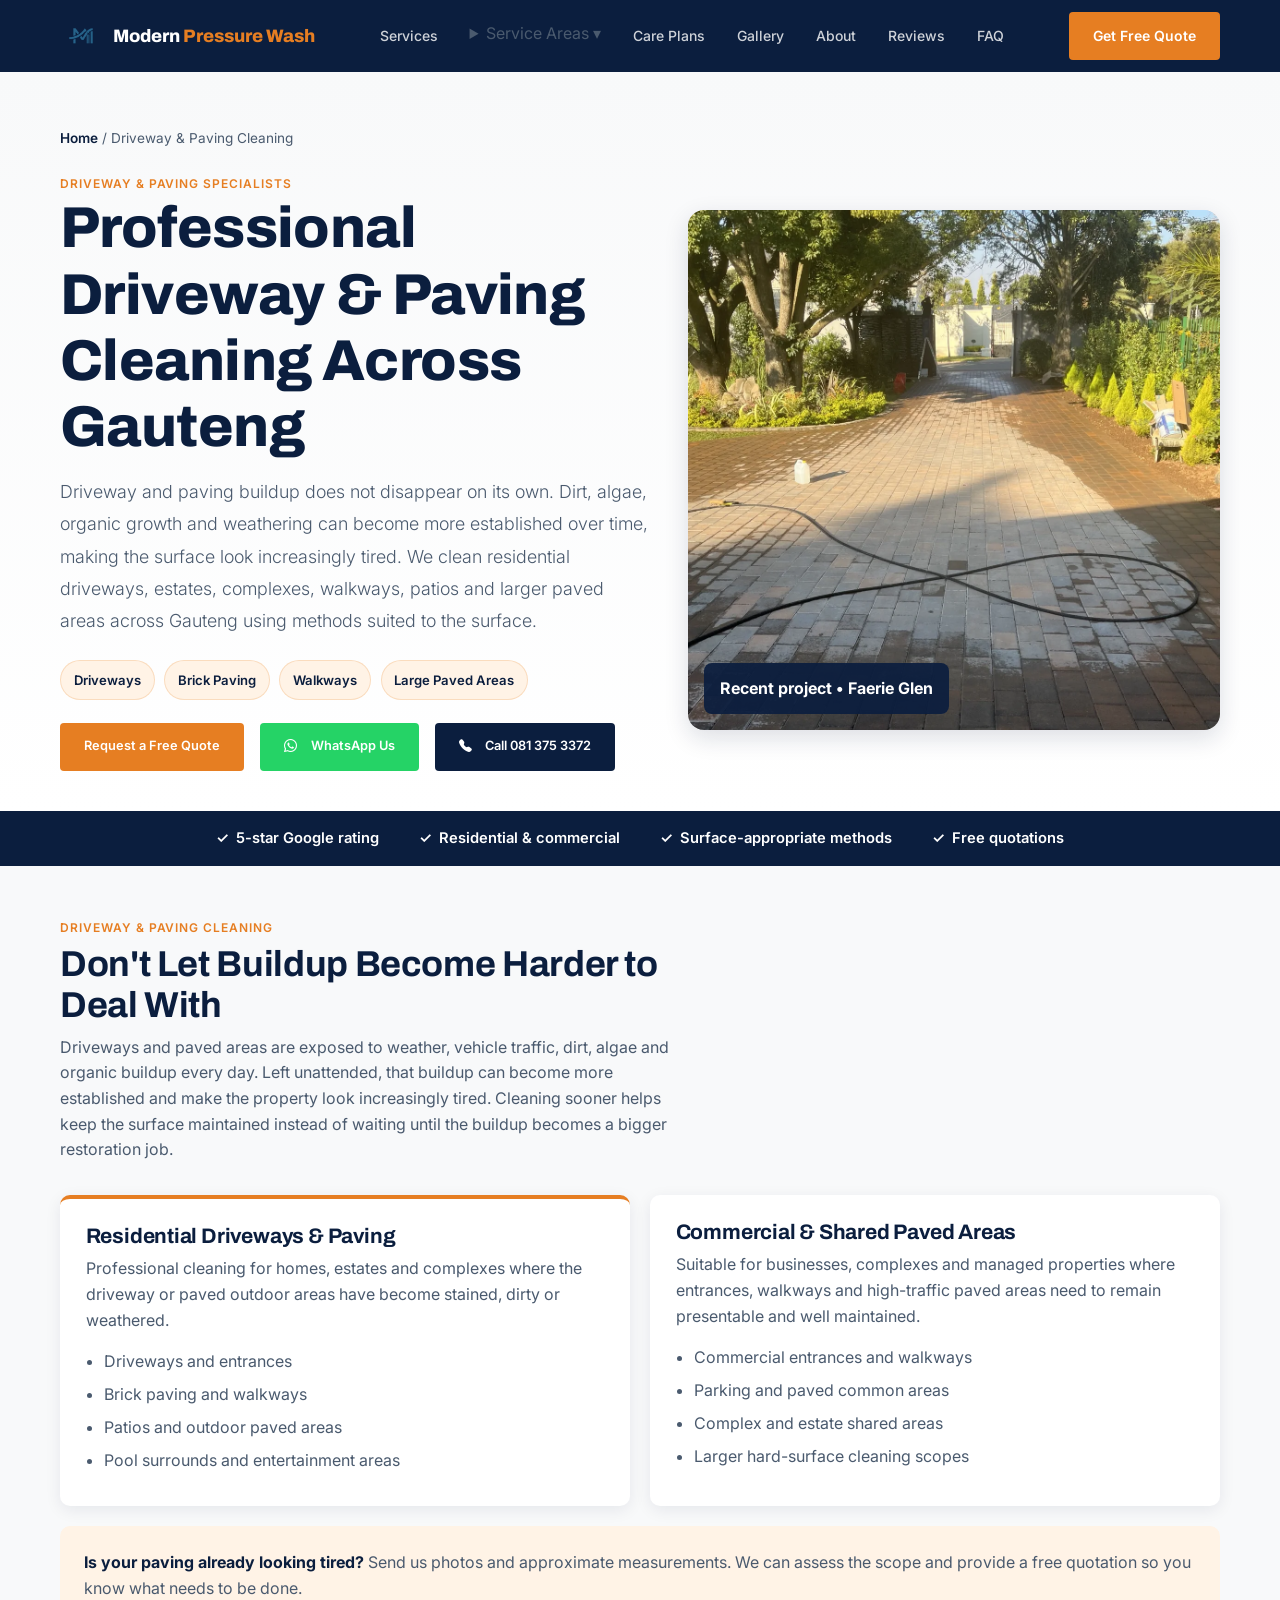
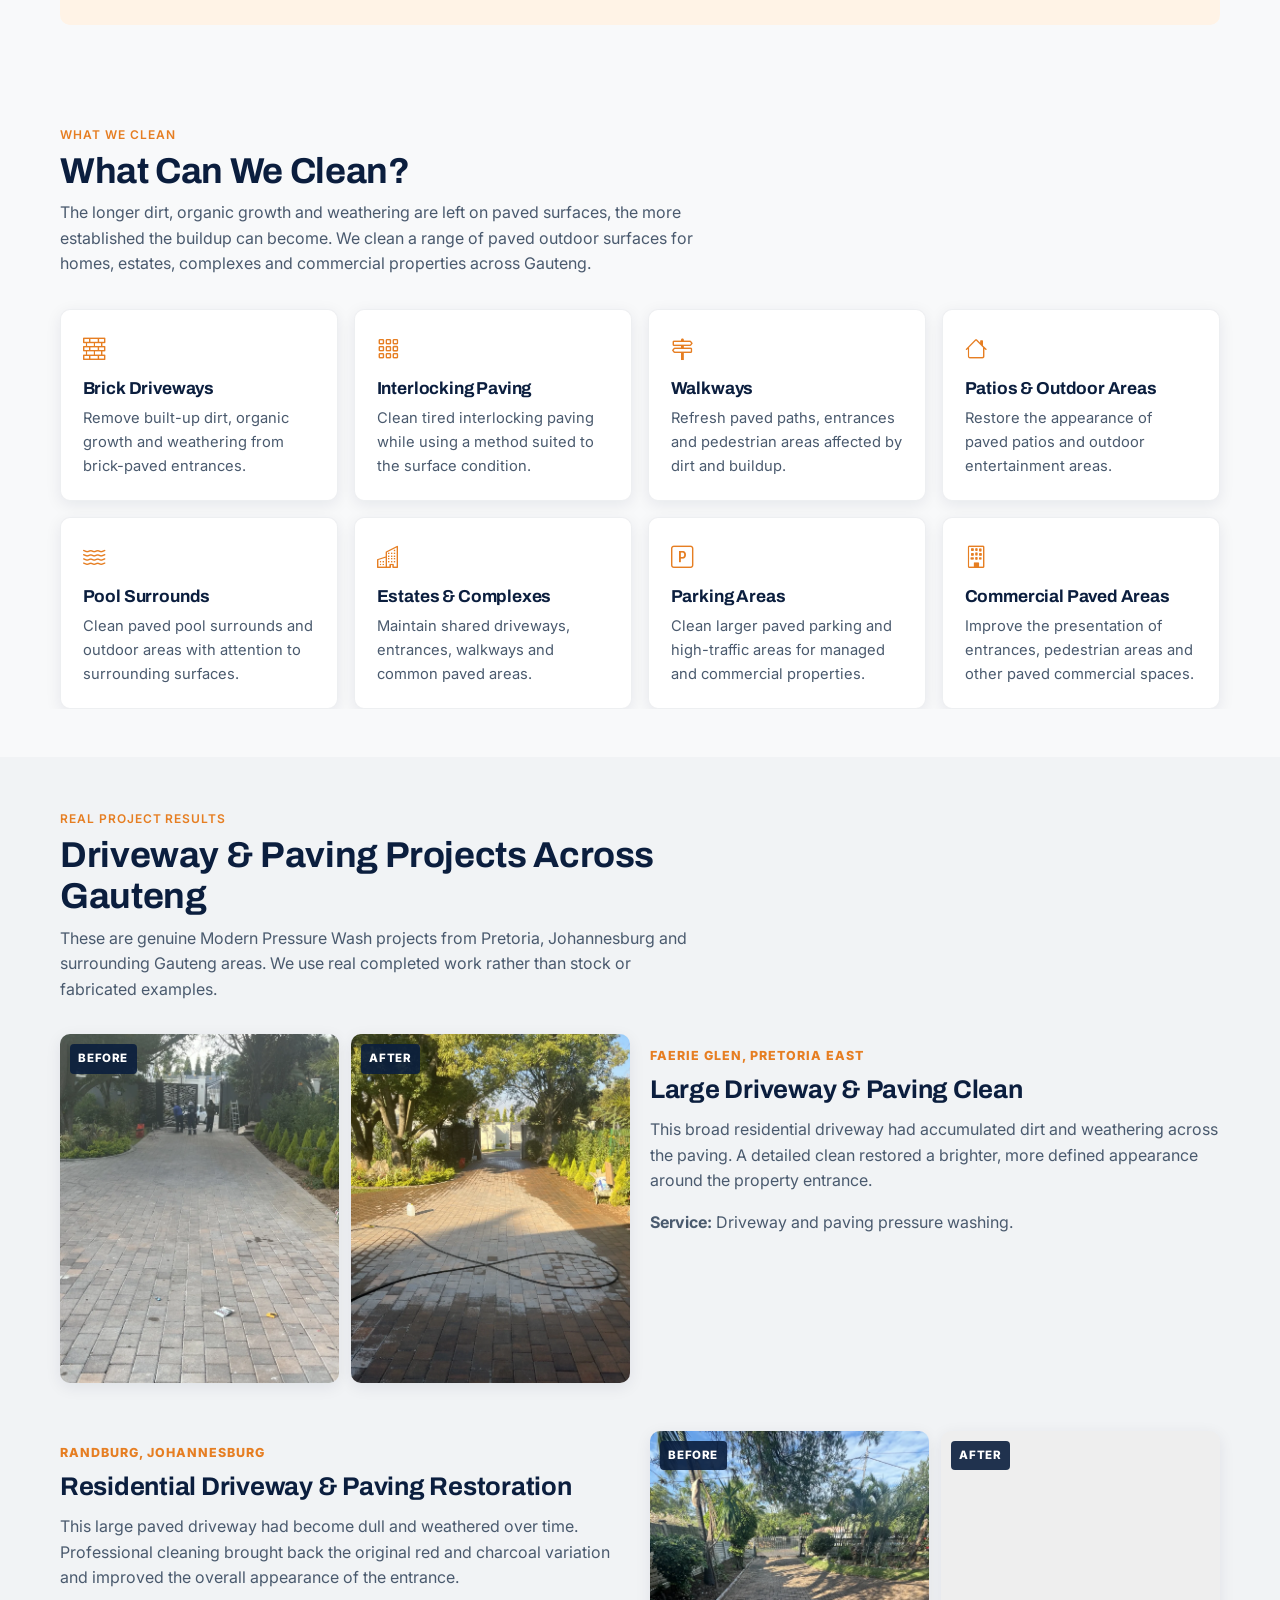
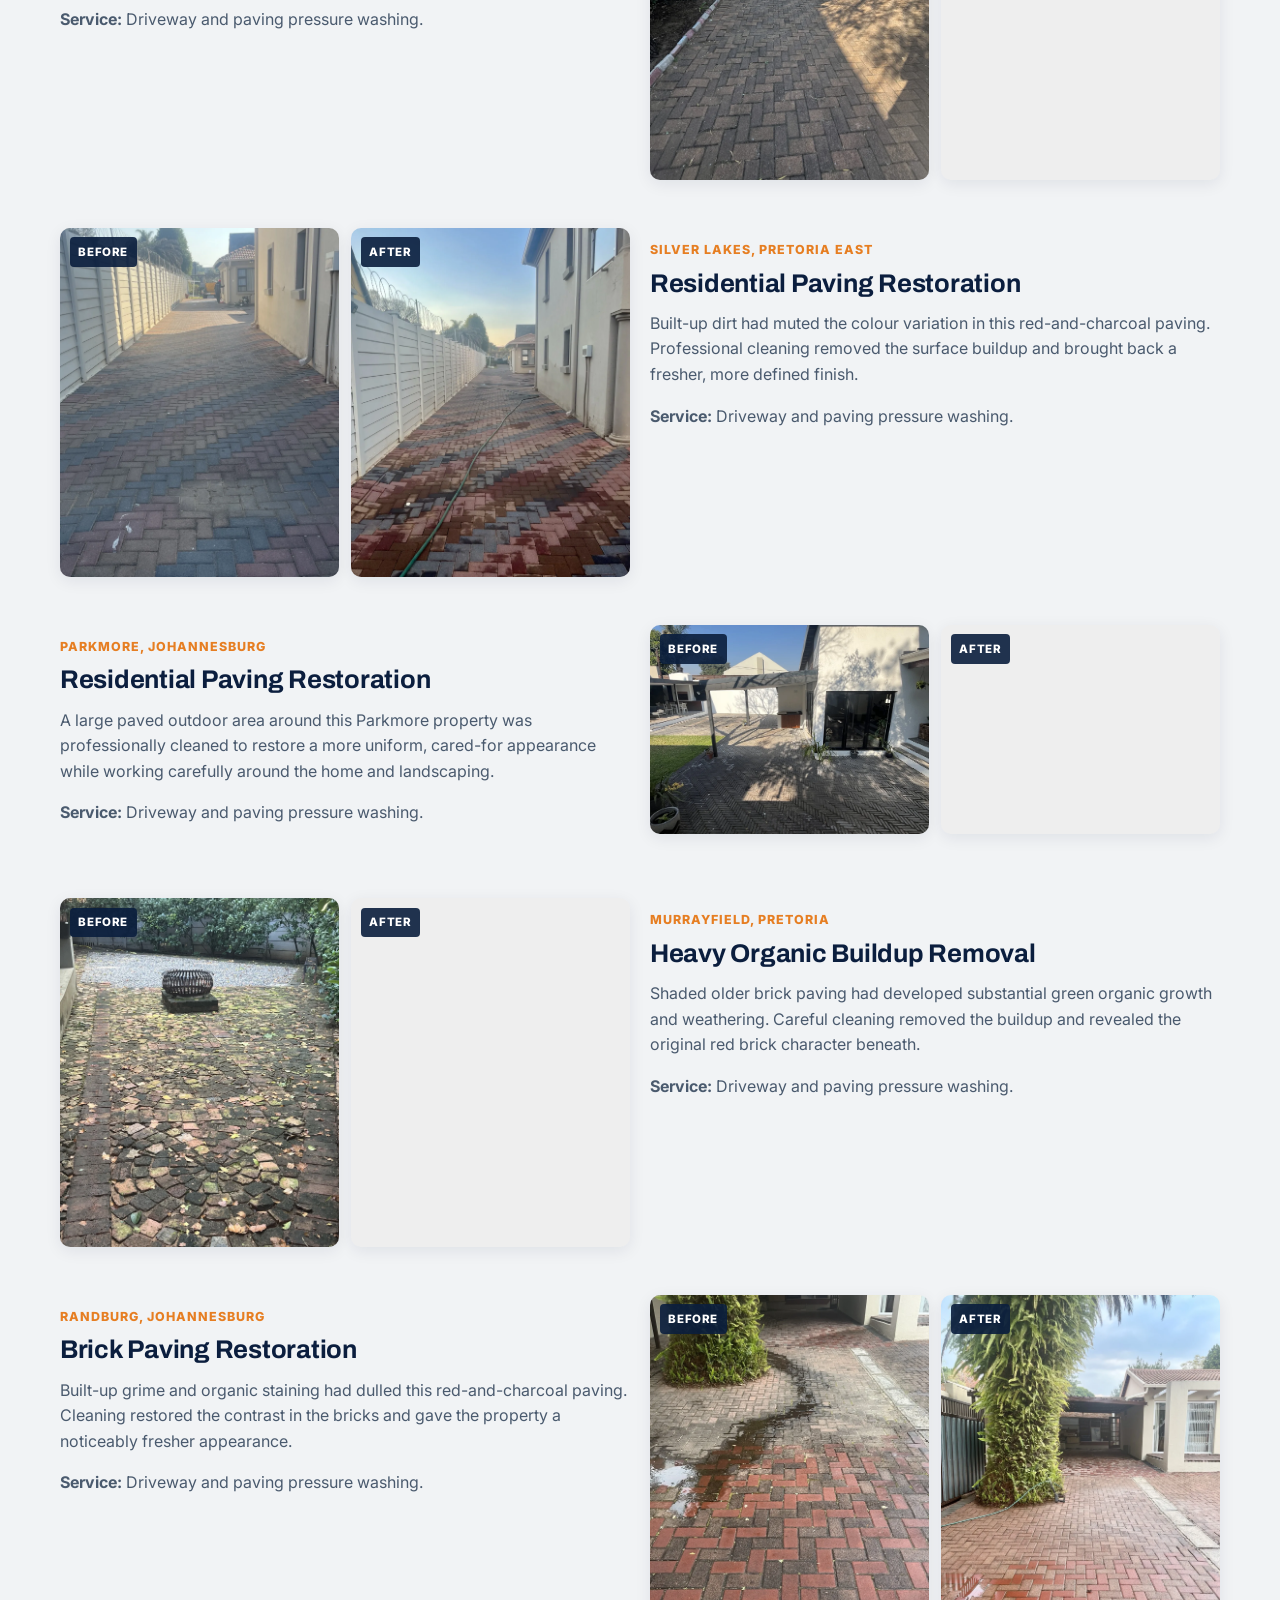
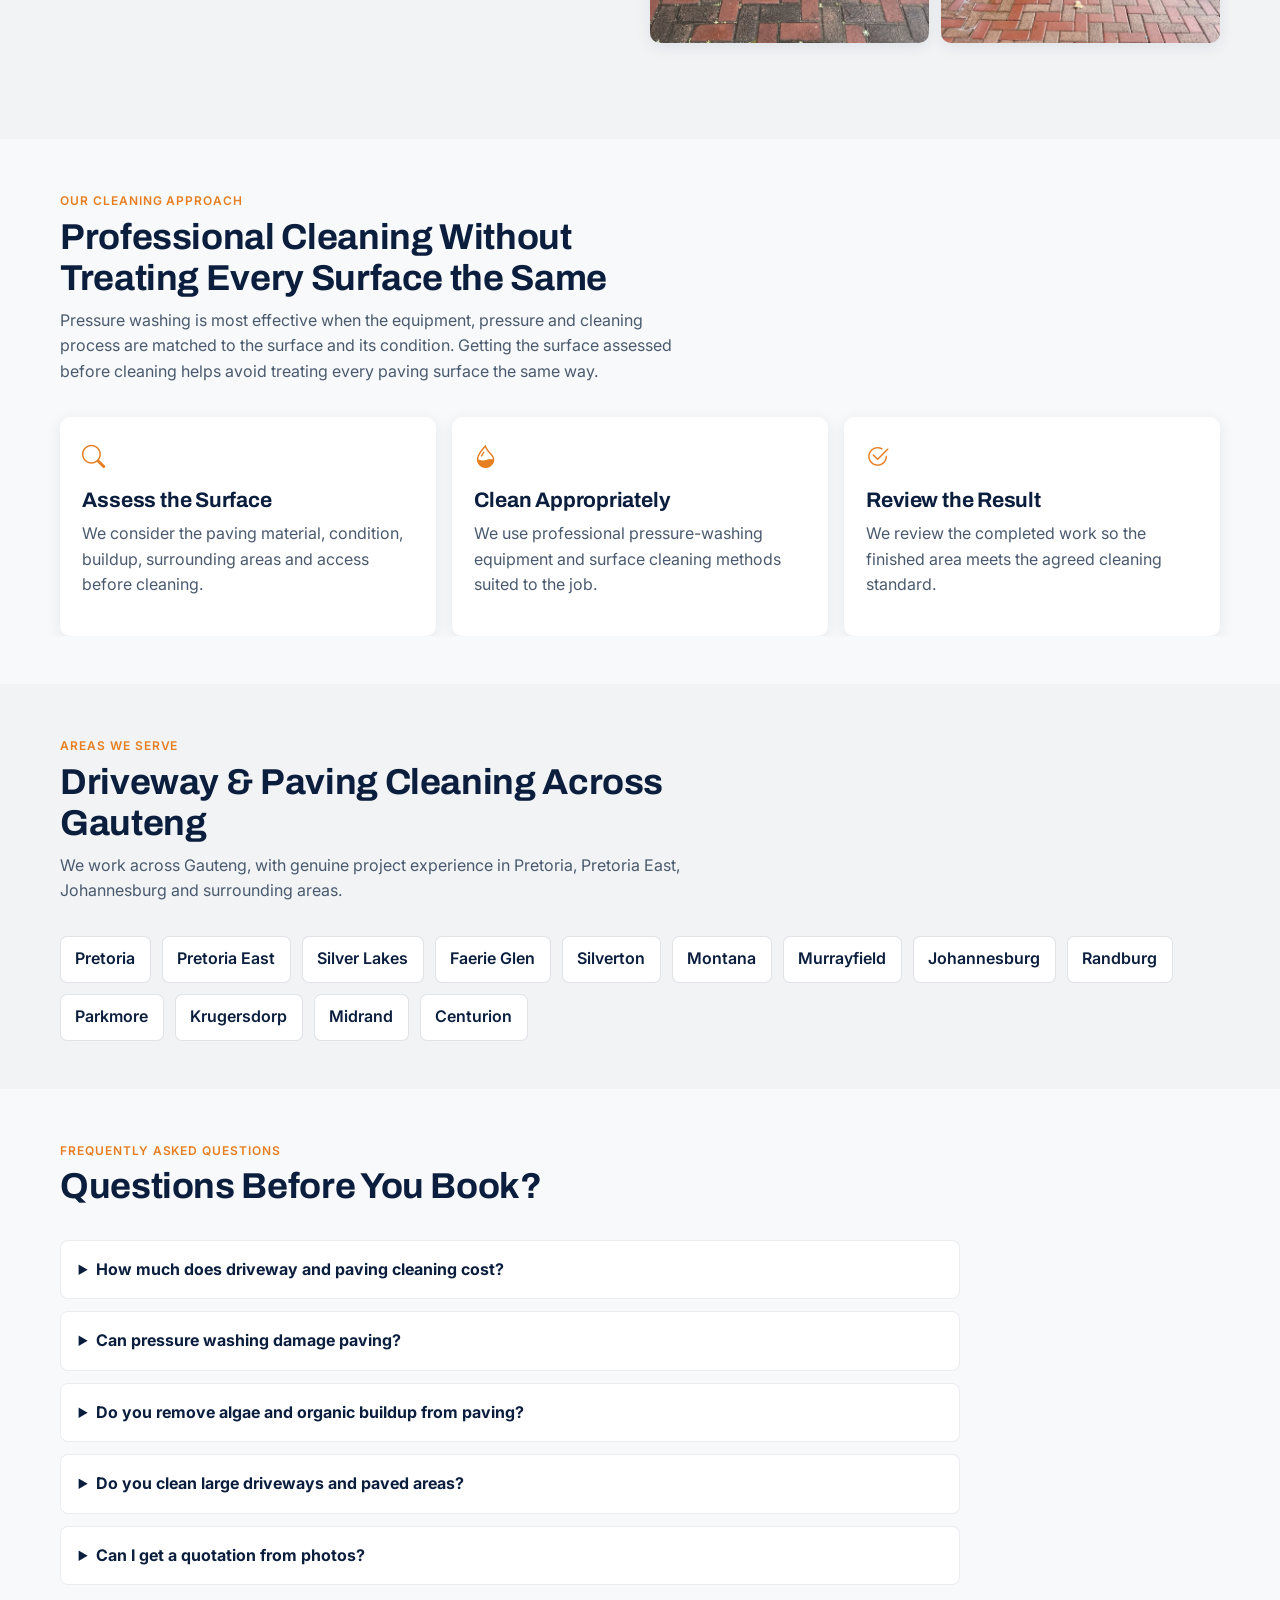
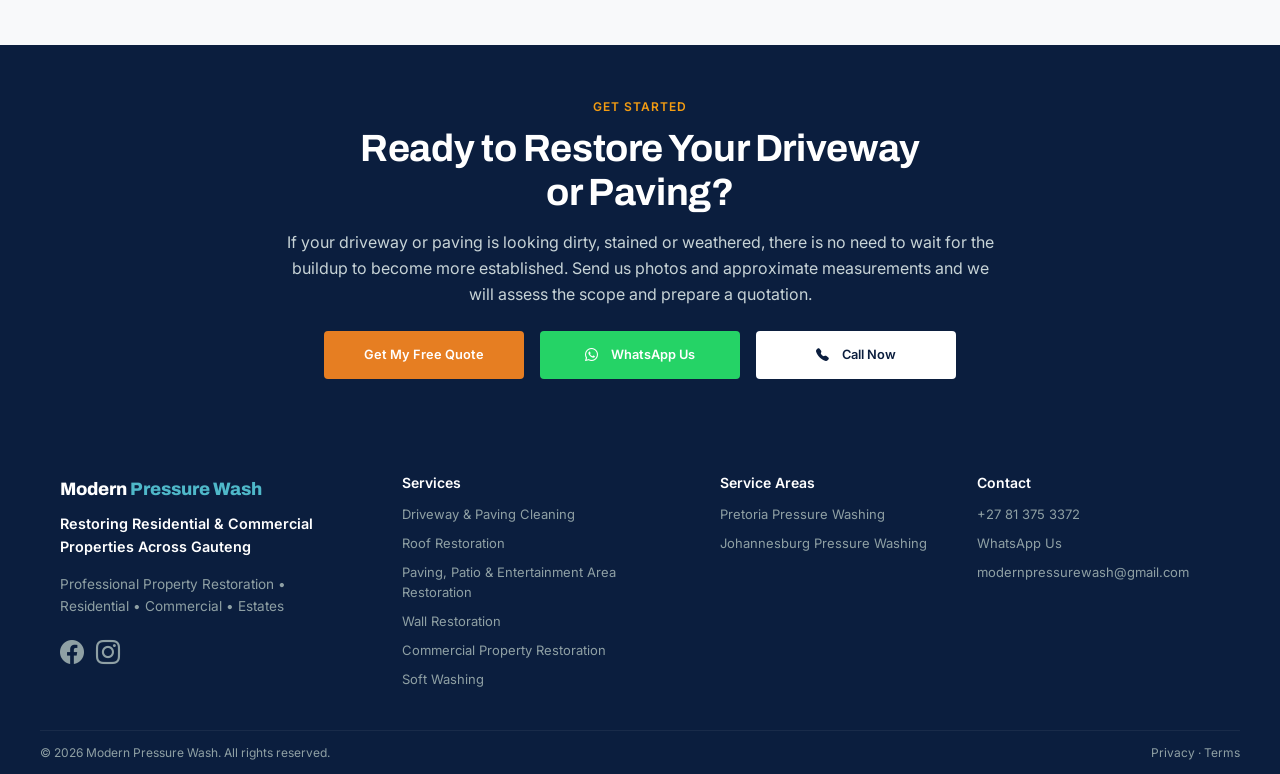
<file: driveway-paving-cleaning/index.html>
<!DOCTYPE html>
<html lang="en">
<head>
<meta charset="UTF-8" />
<meta name="viewport" content="width=device-width, initial-scale=1.0" />
<title>Driveway & Paving Cleaning Gauteng | Modern Pressure Wash</title>
<meta name="description" content="Professional driveway and paving cleaning across Gauteng. Restore brick paving, driveways, walkways and paved outdoor areas with surface-appropriate pressure washing." />
<meta name="robots" content="index, follow" />
<link rel="canonical" href="https://www.modernpressurewash.co.za/driveway-paving-cleaning/" />
<meta property="og:title" content="Driveway & Paving Cleaning Gauteng | Modern Pressure Wash" />
<meta property="og:description" content="Professional driveway and paving pressure washing across Gauteng for homes, estates, complexes and commercial properties." />
<meta property="og:type" content="website" />
<meta property="og:url" content="https://www.modernpressurewash.co.za/driveway-paving-cleaning/" />
<meta property="og:image" content="https://www.modernpressurewash.co.za/pressure-washing-pretoria/images/faerie-glen-driveway-after.webp" />
<meta name="twitter:card" content="summary_large_image" />
<meta name="theme-color" content="#0B1E3E" />
<link rel="icon" href="/Website Logo.png" type="image/png" />
<link rel="apple-touch-icon" href="/Website Logo.png" />
<link rel="preconnect" href="https://fonts.googleapis.com" />
<link rel="preconnect" href="https://fonts.gstatic.com" crossorigin />
<link href="https://fonts.googleapis.com/css2?family=Archivo:wght@700;800&family=Inter:wght@400;500;600&family=IBM+Plex+Mono:wght@500&display=swap" rel="stylesheet" />
<link rel="preconnect" href="https://unpkg.com" />
<link rel="stylesheet" href="https://unpkg.com/aos@2.3.1/dist/aos.css" />
<link href="https://cdn.jsdelivr.net/npm/bootstrap@5.3.0-alpha1/dist/css/bootstrap.min.css" rel="stylesheet" />
<link rel="stylesheet" href="https://cdn.jsdelivr.net/npm/bootstrap-icons@1.11.3/font/bootstrap-icons.min.css" />
<link rel="stylesheet" href="/style.css" />
<style>
        .local-hero{padding:3.5rem 0 2.5rem;background:linear-gradient(180deg,#f8f9fa 0%,#fff 100%)}
        .breadcrumb-local{font-size:.85rem;margin-bottom:1.25rem;color:var(--slate-grey)}
        .breadcrumb-local a{font-weight:600}
        .local-hero-grid{display:grid;grid-template-columns:1.05fr .95fr;gap:2.5rem;align-items:center}
        .local-hero h1{font-size:clamp(2.2rem,4.5vw,4rem);max-width:760px}
        .local-hero .lead{font-size:1.12rem;line-height:1.8;max-width:720px;margin-top:1rem}
        .local-tags{display:flex;flex-wrap:wrap;gap:.6rem;margin:1.4rem 0}
        .local-tags span{background:var(--amber-tint);border:1px solid rgba(230,126,34,.2);padding:.55rem .8rem;border-radius:999px;color:var(--navy);font-size:.82rem;font-weight:600}
        .hero-proof{position:relative;border-radius:16px;overflow:hidden;box-shadow:var(--shadow-lift);min-height:520px;background:#ddd}
        .hero-proof img{width:100%;height:100%;object-fit:cover;position:absolute;inset:0}
        .hero-proof-badge{position:absolute;left:1rem;bottom:1rem;background:rgba(11,30,62,.92);color:#fff;padding:.8rem 1rem;border-radius:8px;font-weight:700;z-index:2}
        .trust-bar{background:var(--navy);color:#fff;padding:1rem 0}
        .trust-row{display:flex;flex-wrap:wrap;justify-content:center;gap:1.2rem 2.5rem;font-weight:600;font-size:.92rem}
        .trust-row span::before{content:'✓';color:#fff;margin-right:.45rem}
        .service-local-grid{display:grid;grid-template-columns:repeat(3,1fr);gap:1rem}
        .service-local-card{background:#fff;border-radius:10px;padding:1.4rem;box-shadow:var(--shadow);height:100%}
        .service-local-card i{font-size:1.45rem;color:var(--amber);margin-bottom:.75rem;display:inline-block}
        .service-local-card p{margin-top:.55rem}
        .proof-project{display:grid;grid-template-columns:1fr 1fr;gap:1.25rem;align-items:start;margin-bottom:3rem}
        .proof-project:nth-child(even) .proof-copy{order:2}.proof-project:nth-child(even) .proof-images{order:1}
        .proof-images{display:grid;grid-template-columns:1fr 1fr;gap:.75rem}
        .proof-images figure{margin:0;position:relative;border-radius:10px;overflow:hidden;background:#eee;box-shadow:var(--shadow)}
        .proof-images img{width:100%;aspect-ratio:4/5;object-fit:cover}
        .proof-images.landscape img{aspect-ratio:4/3}
        .proof-images figcaption{position:absolute;left:.6rem;top:.6rem;background:rgba(11,30,62,.9);color:#fff;padding:.35rem .55rem;border-radius:4px;font-size:.72rem;font-weight:800;letter-spacing:.05em;text-transform:uppercase}
        .proof-copy{padding:.5rem 0}
        .proof-copy .location{color:var(--amber);font-size:.78rem;font-weight:800;letter-spacing:.08em;text-transform:uppercase}
        .proof-copy h3{margin:.45rem 0 .8rem;font-size:1.6rem}
        .area-cloud{display:flex;flex-wrap:wrap;gap:.7rem;margin-top:1.4rem}
        .area-cloud span{padding:.6rem .9rem;border:1px solid rgba(11,30,62,.12);background:#fff;border-radius:7px;font-weight:600;color:var(--navy)}
        .split-audience{display:grid;grid-template-columns:1fr 1fr;gap:1.25rem}
        .audience-card{background:#fff;padding:1.6rem;border-radius:10px;box-shadow:var(--shadow)}
        .audience-card.commercial{border-top:4px solid var(--amber)}
        .audience-list{margin:.9rem 0 0;padding-left:1.1rem}
        .audience-list li{margin:.4rem 0;color:var(--slate-grey)}
        .commercial-note{margin-top:1rem;padding:.9rem 1rem;background:var(--amber-tint);border-radius:8px;color:var(--navy);font-weight:600}
        .commercial-cta{display:inline-flex;align-items:center;gap:.45rem;margin-top:1rem;background:var(--amber);border:2px solid var(--amber);color:#fff!important;padding:.8rem 1rem;border-radius:7px;font-weight:800;text-decoration:none;box-shadow:var(--shadow)}
        .commercial-cta:hover,.commercial-cta:focus{background:#c96516;border-color:#c96516;color:#fff!important;transform:translateY(-1px)}
        .faq-local{max-width:900px}.faq-local details{background:#fff;border:1px solid rgba(11,30,62,.08);border-radius:8px;padding:1rem 1.1rem;margin-bottom:.75rem}
        .faq-local summary{cursor:pointer;font-weight:700;color:var(--navy)}.faq-local p{margin-top:.8rem}
        .local-cta{text-align:center}.local-cta p{max-width:720px;margin:1rem auto 1.5rem}
        .btn-whatsapp{background:#25D366!important;border-color:#25D366!important;color:#fff!important}
        .btn-whatsapp:hover,.btn-whatsapp:focus{background:#1fb958!important;border-color:#1fb958!important;color:#fff!important;transform:translateY(-1px)}
        .btn-call{background:var(--navy)!important;border-color:var(--navy)!important;color:#fff!important}
        .btn-call:hover,.btn-call:focus{background:#122d55!important;border-color:#122d55!important;color:#fff!important;transform:translateY(-1px)}
        .bg-night .btn-call{background:#fff!important;border-color:#fff!important;color:var(--navy)!important}
        .bg-night .btn-call:hover,.bg-night .btn-call:focus{background:#f1f3f5!important;border-color:#f1f3f5!important;color:var(--navy)!important}
        @media(max-width:900px){.local-hero-grid,.proof-project,.split-audience{grid-template-columns:1fr}.hero-proof{min-height:420px}.service-local-grid{grid-template-columns:1fr 1fr}.proof-project:nth-child(even) .proof-copy,.proof-project:nth-child(even) .proof-images{order:initial}}
        @media(max-width:640px){.local-hero{padding-top:2rem}.service-local-grid{grid-template-columns:1fr}.proof-images{grid-template-columns:1fr 1fr;gap:.5rem}.hero-proof{min-height:360px}.proof-images img{aspect-ratio:3/4}.trust-row{justify-content:flex-start;gap:.8rem}.local-hero .cta-row{align-items:stretch}.local-hero .cta-row .btn{width:100%;text-align:center}.final-cta-row{align-items:stretch}.final-cta-row .btn{width:100%;min-width:0;text-align:center}.commercial-cta{width:100%;justify-content:center;text-align:center}.audience-card{padding:1.25rem}.commercial-note{padding:.8rem}.area-cloud{gap:.5rem}.area-cloud span{padding:.5rem .7rem;font-size:.9rem}}

    /* Pretoria location-page footer refinement */
    @media (min-width: 901px) {
      .site-footer .footer-grid {
        grid-template-columns: 1.25fr 1.15fr .9fr 1fr;
        gap: 38px;
      }
    }
    @media (max-width: 520px) {
      .site-footer .legal-bar {
        gap: 10px;
        flex-wrap: wrap;
      }
    }


        .service-hero{padding:3.5rem 0 2.5rem;background:linear-gradient(180deg,#f8f9fa 0%,#fff 100%)}
        .service-hero-grid{display:grid;grid-template-columns:1.05fr .95fr;gap:2.5rem;align-items:center}
        .service-hero h1{font-size:clamp(2.2rem,4.5vw,4rem);max-width:760px}
        .service-hero .lead{font-size:1.12rem;line-height:1.8;max-width:720px;margin-top:1rem}
        .service-hero-proof{position:relative;border-radius:16px;overflow:hidden;box-shadow:var(--shadow-lift);min-height:520px;background:#ddd}
        .service-hero-proof img{width:100%;height:100%;object-fit:cover;position:absolute;inset:0}
        .service-hero-proof-badge{position:absolute;left:1rem;bottom:1rem;background:rgba(11,30,62,.92);color:#fff;padding:.8rem 1rem;border-radius:8px;font-weight:700;z-index:2}
        .service-intro-grid{display:grid;grid-template-columns:1fr 1fr;gap:1.25rem}
        .service-intro-card{background:#fff;border-radius:10px;padding:1.6rem;box-shadow:var(--shadow)}
        .service-intro-card.featured{border-top:4px solid var(--amber)}
        .service-list{margin:1rem 0 0;padding-left:1.15rem}.service-list li{margin:.45rem 0;color:var(--slate-grey)}
        .service-cta-box{background:var(--amber-tint);border-radius:10px;padding:1.5rem;margin-top:1.25rem}
        .service-cta-box strong{color:var(--navy)}
        @media(max-width:900px){.service-hero-grid,.service-intro-grid{grid-template-columns:1fr}.service-hero-proof{min-height:420px}}
        @media(max-width:640px){.service-hero{padding-top:2rem}.service-hero-proof{min-height:360px}.service-hero .cta-row .btn{width:100%;text-align:center}.service-intro-card{padding:1.25rem}}

    /* Driveway & Paving service-page refinement */
    .clean-type-grid{display:grid;grid-template-columns:repeat(4,1fr);gap:1rem}
    .clean-type-card{background:#fff;border:1px solid rgba(11,30,62,.07);border-radius:10px;padding:1.35rem;box-shadow:var(--shadow);height:100%}
    .clean-type-card i{display:inline-block;font-size:1.4rem;color:var(--amber);margin-bottom:.7rem}
    .clean-type-card h3{font-size:1.08rem;margin:0 0 .45rem;color:var(--navy)}
    .clean-type-card p{font-size:.92rem;line-height:1.65;margin:0;color:var(--slate-grey)}
    @media(max-width:1050px){.clean-type-grid{grid-template-columns:repeat(2,1fr)}}
    @media(max-width:640px){.clean-type-grid{grid-template-columns:1fr}.clean-type-card{padding:1.2rem}}
</style>
<script async src="https://www.googletagmanager.com/gtag/js?id=G-9RQ8H6MBGZ"></script>
<script>window.dataLayer=window.dataLayer||[];function gtag(){dataLayer.push(arguments);}gtag('js',new Date());gtag('config','G-9RQ8H6MBGZ');</script>
<script type="application/ld+json">
{
  "@context":"https://schema.org",
  "@graph":[
    {"@type":"LocalBusiness","@id":"https://www.modernpressurewash.co.za/#business","name":"Modern Pressure Wash","url":"https://www.modernpressurewash.co.za/","telephone":"+27813753372","email":"modernpressurewash@gmail.com","description":"Professional residential and commercial pressure washing and exterior cleaning across Gauteng."},
    {"@type":"Service","@id":"https://www.modernpressurewash.co.za/driveway-paving-cleaning/#service","name":"Driveway and Paving Cleaning","serviceType":"Driveway and paving pressure washing","provider":{"@id":"https://www.modernpressurewash.co.za/#business"},"areaServed":{"@type":"State","name":"Gauteng"},"url":"https://www.modernpressurewash.co.za/driveway-paving-cleaning/","image":"https://www.modernpressurewash.co.za/pressure-washing-pretoria/images/faerie-glen-driveway-after.webp"},
    {"@type":"WebPage","@id":"https://www.modernpressurewash.co.za/driveway-paving-cleaning/#webpage","url":"https://www.modernpressurewash.co.za/driveway-paving-cleaning/","name":"Driveway & Paving Cleaning Gauteng | Modern Pressure Wash","description":"Professional driveway and paving cleaning across Gauteng for residential and commercial properties.","about":{"@id":"https://www.modernpressurewash.co.za/driveway-paving-cleaning/#service"},"isPartOf":{"@id":"https://www.modernpressurewash.co.za/#business"}},
    {"@type":"BreadcrumbList","itemListElement":[{"@type":"ListItem","position":1,"name":"Home","item":"https://www.modernpressurewash.co.za/"},{"@type":"ListItem","position":2,"name":"Driveway & Paving Cleaning","item":"https://www.modernpressurewash.co.za/driveway-paving-cleaning/"}]},
    {"@type":"FAQPage","mainEntity":[
      {"@type":"Question","name":"How much does driveway and paving cleaning cost?","acceptedAnswer":{"@type":"Answer","text":"Pricing depends on the area size, paving type, level of buildup, access and any specialist treatment required. We provide a free quotation after assessing the scope, often from photos and measurements."}},
      {"@type":"Question","name":"Can pressure washing damage paving?","acceptedAnswer":{"@type":"Answer","text":"It can if the wrong pressure or technique is used. We assess the material and condition first, then choose an appropriate pressure-washing method for the surface."}},
      {"@type":"Question","name":"Do you remove algae and organic buildup from paving?","acceptedAnswer":{"@type":"Answer","text":"Yes. Organic buildup such as algae and mould can be treated as part of the cleaning process, depending on the surface and severity of the contamination."}},
      {"@type":"Question","name":"Do you clean large driveways and paved areas?","acceptedAnswer":{"@type":"Answer","text":"Yes. We clean residential driveways, estates, complexes, shared paved areas and larger commercial hard-surface areas. Larger scopes can be assessed from photos, measurements or a site visit."}},
      {"@type":"Question","name":"Can I get a quotation from photos?","acceptedAnswer":{"@type":"Answer","text":"In many cases, yes. Clear photos, approximate measurements and a short description of the areas to be cleaned can be enough to prepare an initial quotation. A site assessment may still be required for larger or more complex work."}}
    ]}
  ]
}
</script>
</head>
<body>
<a href="#main-content" class="skip-link">Skip to main content</a>
<div class="nav-overlay" id="nav-overlay"></div>
<header class="site-header" role="banner">
    <div class="header-inner">
      <a href="/" class="logo-link" aria-label="Modern Pressure Wash – Home">
        <img src="/Website Logo.png" alt="Modern Pressure Wash Logo" class="logo-img" loading="lazy" width="45" height="45" />
        <span class="logo-text">Modern <span>Pressure Wash</span></span>
      </a>
      <nav class="main-nav" id="main-nav" aria-label="Main navigation">
        <button class="nav-close" id="nav-close" aria-label="Close menu"><svg width="24" height="24" viewBox="0 0 24 24" fill="none" stroke="currentColor" stroke-width="2" aria-hidden="true"><line x1="18" y1="6" x2="6" y2="18" /><line x1="6" y1="6" x2="18" y2="18" /></svg></button>
        <a href="/#services">Services</a>
        <details class="nav-dropdown"><summary>Service Areas <span class="nav-dropdown-arrow" aria-hidden="true">▾</span></summary><div class="nav-dropdown-menu"><a href="/pressure-washing-pretoria/">Pretoria</a><a href="/pressure-washing-johannesburg/">Johannesburg</a></div></details>
        <a href="/#care-plans">Care Plans</a>
        <a href="/#gallery">Gallery</a>
        <a href="/#about">About</a>
        <a href="/#reviews">Reviews</a>
        <a href="/#faq">FAQ</a>
        <div class="mobile-nav-cta"><a href="/privacy.html" class="btn btn-outline">Privacy</a><a href="https://crm.modernpressurewash.co.za/get-quote" target="_blank" rel="noopener" class="btn btn-primary">Get Free Quote</a></div>
      </nav>
      <div class="header-cta"><a href="https://crm.modernpressurewash.co.za/get-quote" target="_blank" rel="noopener" class="btn btn-primary">Get Free Quote</a><button class="menu-toggle" id="menu-toggle" aria-label="Toggle navigation" aria-expanded="false" aria-controls="main-nav"><svg width="24" height="24" viewBox="0 0 24 24" fill="none" stroke="currentColor" stroke-width="2" aria-hidden="true"><line x1="3" y1="6" x2="21" y2="6" /><line x1="3" y1="12" x2="21" y2="12" /><line x1="3" y1="18" x2="21" y2="18" /></svg></button></div>
    </div>
  </header>
<main id="main-content">
<section class="service-hero" id="hero">
 <div class="wrap"><div class="breadcrumb-local"><a href="/">Home</a> / Driveway &amp; Paving Cleaning</div>
  <div class="service-hero-grid">
   <div data-aos="fade-right"><span class="eyebrow">Driveway &amp; Paving Specialists</span><h1>Professional Driveway &amp; Paving Cleaning Across Gauteng</h1>
   <p class="lead">Driveway and paving buildup does not disappear on its own. Dirt, algae, organic growth and weathering can become more established over time, making the surface look increasingly tired. We clean residential driveways, estates, complexes, walkways, patios and larger paved areas across Gauteng using methods suited to the surface.</p>
   <div class="local-tags"><span>Driveways</span><span>Brick Paving</span><span>Walkways</span><span>Large Paved Areas</span></div>
   <div class="cta-row"><a href="https://crm.modernpressurewash.co.za/get-quote" target="_blank" rel="noopener" class="btn btn-primary">Request a Free Quote</a><a href="https://wa.link/3y4c6d" target="_blank" rel="noopener" onclick="gtag('event','whatsapp_click',{'send_to':'G-9RQ8H6MBGZ'});" class="btn btn-whatsapp"><i class="bi bi-whatsapp" style="margin-right:.35rem"></i>WhatsApp Us</a><a href="tel:+27813753372" onclick="gtag('event','phone_click',{'send_to':'G-9RQ8H6MBGZ'});" class="btn btn-call"><i class="bi bi-telephone-fill" style="margin-right:.35rem"></i>Call 081 375 3372</a></div></div>
   <div class="service-hero-proof" data-aos="fade-left"><img src="/pressure-washing-pretoria/images/faerie-glen-driveway-after.webp" alt="Clean residential driveway after professional pressure washing in Faerie Glen Pretoria" width="1152" height="1536" fetchpriority="high" decoding="async" /><div class="service-hero-proof-badge">Recent project • Faerie Glen</div></div>
  </div>
 </div>
</section>
<div class="trust-bar"><div class="wrap"><div class="trust-row"><span>5-star Google rating</span><span>Residential &amp; commercial</span><span>Surface-appropriate methods</span><span>Free quotations</span></div></div></div>
<section><div class="wrap"><div class="section-head" data-aos="fade-up"><span class="eyebrow">Driveway &amp; Paving Cleaning</span><h2>Don't Let Buildup Become Harder to Deal With</h2><p>Driveways and paved areas are exposed to weather, vehicle traffic, dirt, algae and organic buildup every day. Left unattended, that buildup can become more established and make the property look increasingly tired. Cleaning sooner helps keep the surface maintained instead of waiting until the buildup becomes a bigger restoration job.</p></div>
<div class="service-intro-grid"><article class="service-intro-card featured"><h3>Residential Driveways &amp; Paving</h3><p>Professional cleaning for homes, estates and complexes where the driveway or paved outdoor areas have become stained, dirty or weathered.</p><ul class="service-list"><li>Driveways and entrances</li><li>Brick paving and walkways</li><li>Patios and outdoor paved areas</li><li>Pool surrounds and entertainment areas</li></ul></article><article class="service-intro-card"><h3>Commercial &amp; Shared Paved Areas</h3><p>Suitable for businesses, complexes and managed properties where entrances, walkways and high-traffic paved areas need to remain presentable and well maintained.</p><ul class="service-list"><li>Commercial entrances and walkways</li><li>Parking and paved common areas</li><li>Complex and estate shared areas</li><li>Larger hard-surface cleaning scopes</li></ul></article></div>
<div class="service-cta-box"><strong>Is your paving already looking tired?</strong> Send us photos and approximate measurements. We can assess the scope and provide a free quotation so you know what needs to be done.</div></div></section>
<section id="what-we-clean">
  <div class="wrap">
    <div class="section-head" data-aos="fade-up">
      <span class="eyebrow">What We Clean</span>
      <h2>What Can We Clean?</h2>
      <p>The longer dirt, organic growth and weathering are left on paved surfaces, the more established the buildup can become. We clean a range of paved outdoor surfaces for homes, estates, complexes and commercial properties across Gauteng.</p>
    </div>
    <div class="clean-type-grid" data-aos="fade-up">
      <article class="clean-type-card"><i class="bi bi-bricks" aria-hidden="true"></i><h3>Brick Driveways</h3><p>Remove built-up dirt, organic growth and weathering from brick-paved entrances.</p></article>
      <article class="clean-type-card"><i class="bi bi-grid-3x3-gap" aria-hidden="true"></i><h3>Interlocking Paving</h3><p>Clean tired interlocking paving while using a method suited to the surface condition.</p></article>
      <article class="clean-type-card"><i class="bi bi-signpost-2" aria-hidden="true"></i><h3>Walkways</h3><p>Refresh paved paths, entrances and pedestrian areas affected by dirt and buildup.</p></article>
      <article class="clean-type-card"><i class="bi bi-house" aria-hidden="true"></i><h3>Patios &amp; Outdoor Areas</h3><p>Restore the appearance of paved patios and outdoor entertainment areas.</p></article>
      <article class="clean-type-card"><i class="bi bi-water" aria-hidden="true"></i><h3>Pool Surrounds</h3><p>Clean paved pool surrounds and outdoor areas with attention to surrounding surfaces.</p></article>
      <article class="clean-type-card"><i class="bi bi-buildings" aria-hidden="true"></i><h3>Estates &amp; Complexes</h3><p>Maintain shared driveways, entrances, walkways and common paved areas.</p></article>
      <article class="clean-type-card"><i class="bi bi-p-square" aria-hidden="true"></i><h3>Parking Areas</h3><p>Clean larger paved parking and high-traffic areas for managed and commercial properties.</p></article>
      <article class="clean-type-card"><i class="bi bi-building" aria-hidden="true"></i><h3>Commercial Paved Areas</h3><p>Improve the presentation of entrances, pedestrian areas and other paved commercial spaces.</p></article>
    </div>
  </div>
</section>
<section id="projects" class="bg-tint"><div class="wrap"><div class="section-head" data-aos="fade-up"><span class="eyebrow">Real Project Results</span><h2>Driveway &amp; Paving Projects Across Gauteng</h2><p>These are genuine Modern Pressure Wash projects from Pretoria, Johannesburg and surrounding Gauteng areas. We use real completed work rather than stock or fabricated examples.</p></div><article class="proof-project" data-aos="fade-up">
  <div class="proof-copy"><span class="location">Faerie Glen, Pretoria East</span><h3>Large Driveway & Paving Clean</h3><p>This broad residential driveway had accumulated dirt and weathering across the paving. A detailed clean restored a brighter, more defined appearance around the property entrance.</p><p><strong>Service:</strong> Driveway and paving pressure washing.</p></div>
  <div class="proof-images"><figure><img src="/pressure-washing-pretoria/images/faerie-glen-driveway-before.webp" alt="Residential driveway before pressure washing in Faerie Glen Pretoria" loading="lazy" decoding="async" width="1400" height="1050" /><figcaption>Before</figcaption></figure><figure><img src="/pressure-washing-pretoria/images/faerie-glen-driveway-after.webp" alt="Clean residential driveway after pressure washing in Faerie Glen Pretoria" loading="lazy" decoding="async" width="1400" height="1050" /><figcaption>After</figcaption></figure></div>
</article>
<article class="proof-project" data-aos="fade-up">
  <div class="proof-copy"><span class="location">Randburg, Johannesburg</span><h3>Residential Driveway & Paving Restoration</h3><p>This large paved driveway had become dull and weathered over time. Professional cleaning brought back the original red and charcoal variation and improved the overall appearance of the entrance.</p><p><strong>Service:</strong> Driveway and paving pressure washing.</p></div>
  <div class="proof-images"><figure><img src="/pressure-washing-johannesburg/images/randburg-driveway-before.webp" alt="Dirty residential driveway before pressure washing in Randburg Johannesburg" loading="lazy" decoding="async" width="1400" height="1050" /><figcaption>Before</figcaption></figure><figure><img src="/pressure-washing-johannesburg/images/randburg-driveway-after.webp" alt="Clean residential driveway after pressure washing in Randburg Johannesburg" loading="lazy" decoding="async" width="1400" height="1050" /><figcaption>After</figcaption></figure></div>
</article>
<article class="proof-project" data-aos="fade-up">
  <div class="proof-copy"><span class="location">Silver Lakes, Pretoria East</span><h3>Residential Paving Restoration</h3><p>Built-up dirt had muted the colour variation in this red-and-charcoal paving. Professional cleaning removed the surface buildup and brought back a fresher, more defined finish.</p><p><strong>Service:</strong> Driveway and paving pressure washing.</p></div>
  <div class="proof-images"><figure><img src="/pressure-washing-pretoria/images/silver-lakes-paving-before.webp" alt="Dirty residential paving before pressure washing in Silver Lakes Pretoria" loading="lazy" decoding="async" width="1400" height="1050" /><figcaption>Before</figcaption></figure><figure><img src="/pressure-washing-pretoria/images/silver-lakes-paving-after.webp" alt="Restored residential paving after pressure washing in Silver Lakes Pretoria" loading="lazy" decoding="async" width="1400" height="1050" /><figcaption>After</figcaption></figure></div>
</article>
<article class="proof-project" data-aos="fade-up">
  <div class="proof-copy"><span class="location">Parkmore, Johannesburg</span><h3>Residential Paving Restoration</h3><p>A large paved outdoor area around this Parkmore property was professionally cleaned to restore a more uniform, cared-for appearance while working carefully around the home and landscaping.</p><p><strong>Service:</strong> Driveway and paving pressure washing.</p></div>
  <div class="proof-images landscape"><figure><img src="/pressure-washing-johannesburg/images/parkmore-paving-before.webp" alt="Residential paving before pressure washing in Parkmore Johannesburg" loading="lazy" decoding="async" width="1400" height="1050" /><figcaption>Before</figcaption></figure><figure><img src="/pressure-washing-johannesburg/images/parkmore-paving-after.webp" alt="Residential paving after pressure washing in Parkmore Johannesburg" loading="lazy" decoding="async" width="1400" height="1050" /><figcaption>After</figcaption></figure></div>
</article>
<article class="proof-project" data-aos="fade-up">
  <div class="proof-copy"><span class="location">Murrayfield, Pretoria</span><h3>Heavy Organic Buildup Removal</h3><p>Shaded older brick paving had developed substantial green organic growth and weathering. Careful cleaning removed the buildup and revealed the original red brick character beneath.</p><p><strong>Service:</strong> Driveway and paving pressure washing.</p></div>
  <div class="proof-images"><figure><img src="/pressure-washing-pretoria/images/murrayfield-paving-before.webp" alt="Brick paving with heavy organic growth before cleaning in Murrayfield Pretoria" loading="lazy" decoding="async" width="1400" height="1050" /><figcaption>Before</figcaption></figure><figure><img src="/pressure-washing-pretoria/images/murrayfield-paving-after.webp" alt="Brick paving after organic growth removal and pressure washing in Murrayfield Pretoria" loading="lazy" decoding="async" width="1400" height="1050" /><figcaption>After</figcaption></figure></div>
</article>
<article class="proof-project" data-aos="fade-up">
  <div class="proof-copy"><span class="location">Randburg, Johannesburg</span><h3>Brick Paving Restoration</h3><p>Built-up grime and organic staining had dulled this red-and-charcoal paving. Cleaning restored the contrast in the bricks and gave the property a noticeably fresher appearance.</p><p><strong>Service:</strong> Driveway and paving pressure washing.</p></div>
  <div class="proof-images"><figure><img src="/pressure-washing-johannesburg/images/randburg-paving-before.webp" alt="Stained brick paving before pressure washing in Randburg Johannesburg" loading="lazy" decoding="async" width="1400" height="1050" /><figcaption>Before</figcaption></figure><figure><img src="/pressure-washing-johannesburg/images/randburg-paving-after.webp" alt="Restored brick paving after pressure washing in Randburg Johannesburg" loading="lazy" decoding="async" width="1400" height="1050" /><figcaption>After</figcaption></figure></div>
</article></div></section>
<section><div class="wrap"><div class="section-head"><span class="eyebrow">Our Cleaning Approach</span><h2>Professional Cleaning Without Treating Every Surface the Same</h2><p>Pressure washing is most effective when the equipment, pressure and cleaning process are matched to the surface and its condition. Getting the surface assessed before cleaning helps avoid treating every paving surface the same way.</p></div><div class="service-local-grid"><article class="service-local-card"><i class="bi bi-search"></i><h3>Assess the Surface</h3><p>We consider the paving material, condition, buildup, surrounding areas and access before cleaning.</p></article><article class="service-local-card"><i class="bi bi-droplet-half"></i><h3>Clean Appropriately</h3><p>We use professional pressure-washing equipment and surface cleaning methods suited to the job.</p></article><article class="service-local-card"><i class="bi bi-check2-circle"></i><h3>Review the Result</h3><p>We review the completed work so the finished area meets the agreed cleaning standard.</p></article></div></div></section>
<section id="areas" class="bg-tint"><div class="wrap"><div class="section-head"><span class="eyebrow">Areas We Serve</span><h2>Driveway &amp; Paving Cleaning Across Gauteng</h2><p>We work across Gauteng, with genuine project experience in Pretoria, Pretoria East, Johannesburg and surrounding areas.</p></div><div class="area-cloud"><span>Pretoria</span><span>Pretoria East</span><span>Silver Lakes</span><span>Faerie Glen</span><span>Silverton</span><span>Montana</span><span>Murrayfield</span><span>Johannesburg</span><span>Randburg</span><span>Parkmore</span><span>Krugersdorp</span><span>Midrand</span><span>Centurion</span></div></div></section>
<section id="faq"><div class="wrap"><div class="section-head"><span class="eyebrow">Frequently Asked Questions</span><h2>Questions Before You Book?</h2></div><div class="faq-local"><details><summary>How much does driveway and paving cleaning cost?</summary><p>Pricing depends on the area size, paving type, level of buildup, access and any specialist treatment required. We provide a free quotation after assessing the scope, often from photos and measurements.</p></details><details><summary>Can pressure washing damage paving?</summary><p>It can if the wrong pressure or technique is used. We assess the material and condition first, then choose an appropriate pressure-washing method for the surface.</p></details><details><summary>Do you remove algae and organic buildup from paving?</summary><p>Yes. Organic buildup such as algae and mould can be treated as part of the cleaning process, depending on the surface and severity of the contamination.</p></details><details><summary>Do you clean large driveways and paved areas?</summary><p>Yes. We clean residential driveways, estates, complexes, shared paved areas and larger commercial hard-surface areas. Larger scopes can be assessed from photos, measurements or a site visit.</p></details><details><summary>Can I get a quotation from photos?</summary><p>In many cases, yes. Clear photos, approximate measurements and a short description of the areas to be cleaned can be enough to prepare an initial quotation. A site assessment may still be required for larger or more complex work.</p></details></div></div></section>
<section class="bg-night final-cta local-cta"><div class="wrap"><span class="eyebrow">Get Started</span><h2>Ready to Restore Your Driveway or Paving?</h2><p>If your driveway or paving is looking dirty, stained or weathered, there is no need to wait for the buildup to become more established. Send us photos and approximate measurements and we will assess the scope and prepare a quotation.</p><div class="cta-row final-cta-row" style="justify-content:center"><a href="https://crm.modernpressurewash.co.za/get-quote" target="_blank" rel="noopener" class="btn btn-primary">Get My Free Quote</a><a href="https://wa.link/3y4c6d" target="_blank" rel="noopener" onclick="gtag('event','whatsapp_click',{'send_to':'G-9RQ8H6MBGZ'});" class="btn btn-whatsapp"><i class="bi bi-whatsapp" style="margin-right:.35rem"></i>WhatsApp Us</a><a href="tel:+27813753372" onclick="gtag('event','phone_click',{'send_to':'G-9RQ8H6MBGZ'});" class="btn btn-call"><i class="bi bi-telephone-fill" style="margin-right:.35rem"></i>Call Now</a></div></div></section>
</main>
<footer class="site-footer" role="contentinfo">
    <div class="wrap footer-grid">
      <div data-aos="fade-up" data-aos-duration="600">
        <div class="logo">Modern <span style="color:#4FB8C9;">Pressure Wash</span></div>
        <p style="font-size: 0.9rem; font-weight: 600; color: var(--white);">Restoring Residential &amp; Commercial Properties Across Gauteng</p>
        <p style="font-size: 0.85rem;">Professional Property Restoration • Residential • Commercial • Estates</p>
        <div style="display: flex; gap: var(--space-3); margin-top: var(--space-3);">
          <a href="https://www.facebook.com/modernpressurewashing/" target="_blank" rel="noopener" aria-label="Facebook" style="color: #8FA0A4; font-size: 1.5rem; transition: color 0.3s;"><i class="bi bi-facebook"></i></a>
          <a href="https://www.instagram.com/modernpressurewash/" target="_blank" rel="noopener" aria-label="Instagram" style="color: #8FA0A4; font-size: 1.5rem; transition: color 0.3s;"><i class="bi bi-instagram"></i></a>
        </div>
      </div>
      <div class="footer-col" data-aos="fade-up" data-aos-duration="600" data-aos-delay="100">
        <h4>Services</h4>
        <a href="/driveway-paving-cleaning/">Driveway &amp; Paving Cleaning</a>
        <a href="/#services">Roof Restoration</a>
        <a href="/#services">Paving, Patio &amp; Entertainment Area Restoration</a>
        <a href="/#services">Wall Restoration</a>
        <a href="/#commercial">Commercial Property Restoration</a>
        <a href="/#services">Soft Washing</a>
      </div>
      <div class="footer-col" data-aos="fade-up" data-aos-duration="600" data-aos-delay="150">
        <h4>Service Areas</h4>
        <a href="/pressure-washing-pretoria/">Pretoria Pressure Washing</a>
        <a href="/pressure-washing-johannesburg/">Johannesburg Pressure Washing</a>
      </div>
      <div class="footer-col" data-aos="fade-up" data-aos-duration="600" data-aos-delay="200">
        <h4>Contact</h4>
        <a href="tel:+27813753372" onclick="gtag('event', 'phone_click', { 'send_to': 'G-9RQ8H6MBGZ' });">+27 81 375 3372</a>
        <a href="https://wa.link/3y4c6d" target="_blank" rel="noopener" onclick="gtag('event','whatsapp_click',{'send_to':'G-9RQ8H6MBGZ'});">WhatsApp Us</a>
        <a href="mailto:modernpressurewash@gmail.com">modernpressurewash@gmail.com</a>
      </div>
    </div>
    <div class="wrap legal-bar">
      <span>© 2026 Modern Pressure Wash. All rights reserved.</span>
      <span><a href="/privacy.html">Privacy</a> · <a href="#">Terms</a></span>
    </div>
  </footer>
<div class="sticky-mobile-cta" aria-label="Quick contact"><a href="tel:+27813753372" onclick="gtag('event','phone_click',{'send_to':'G-9RQ8H6MBGZ'});" class="btn btn-call"><i class="bi bi-telephone-fill"></i> Call</a><a href="https://wa.link/3y4c6d" target="_blank" rel="noopener" onclick="gtag('event','whatsapp_click',{'send_to':'G-9RQ8H6MBGZ'});" class="btn btn-whatsapp"><i class="bi bi-whatsapp"></i> WhatsApp</a></div>
<a href="#hero" class="back-to-top" aria-label="Back to top"><i class="bi bi-arrow-up"></i></a>
<script src="https://unpkg.com/aos@2.3.1/dist/aos.js"></script>
<script src="/main.js"></script>
<script>
document.addEventListener('DOMContentLoaded',function(){
  const d=document.querySelector('.nav-dropdown');
  if(!d)return;
  document.addEventListener('click',function(e){
    if(d.open && !d.contains(e.target)) d.removeAttribute('open');
  });
  document.addEventListener('keydown',function(e){
    if(e.key==='Escape' && d.open){
      d.removeAttribute('open');
      const summary=d.querySelector('summary');
      if(summary)summary.focus();
    }
  });
});
</script>
</body>
</html>
</file>
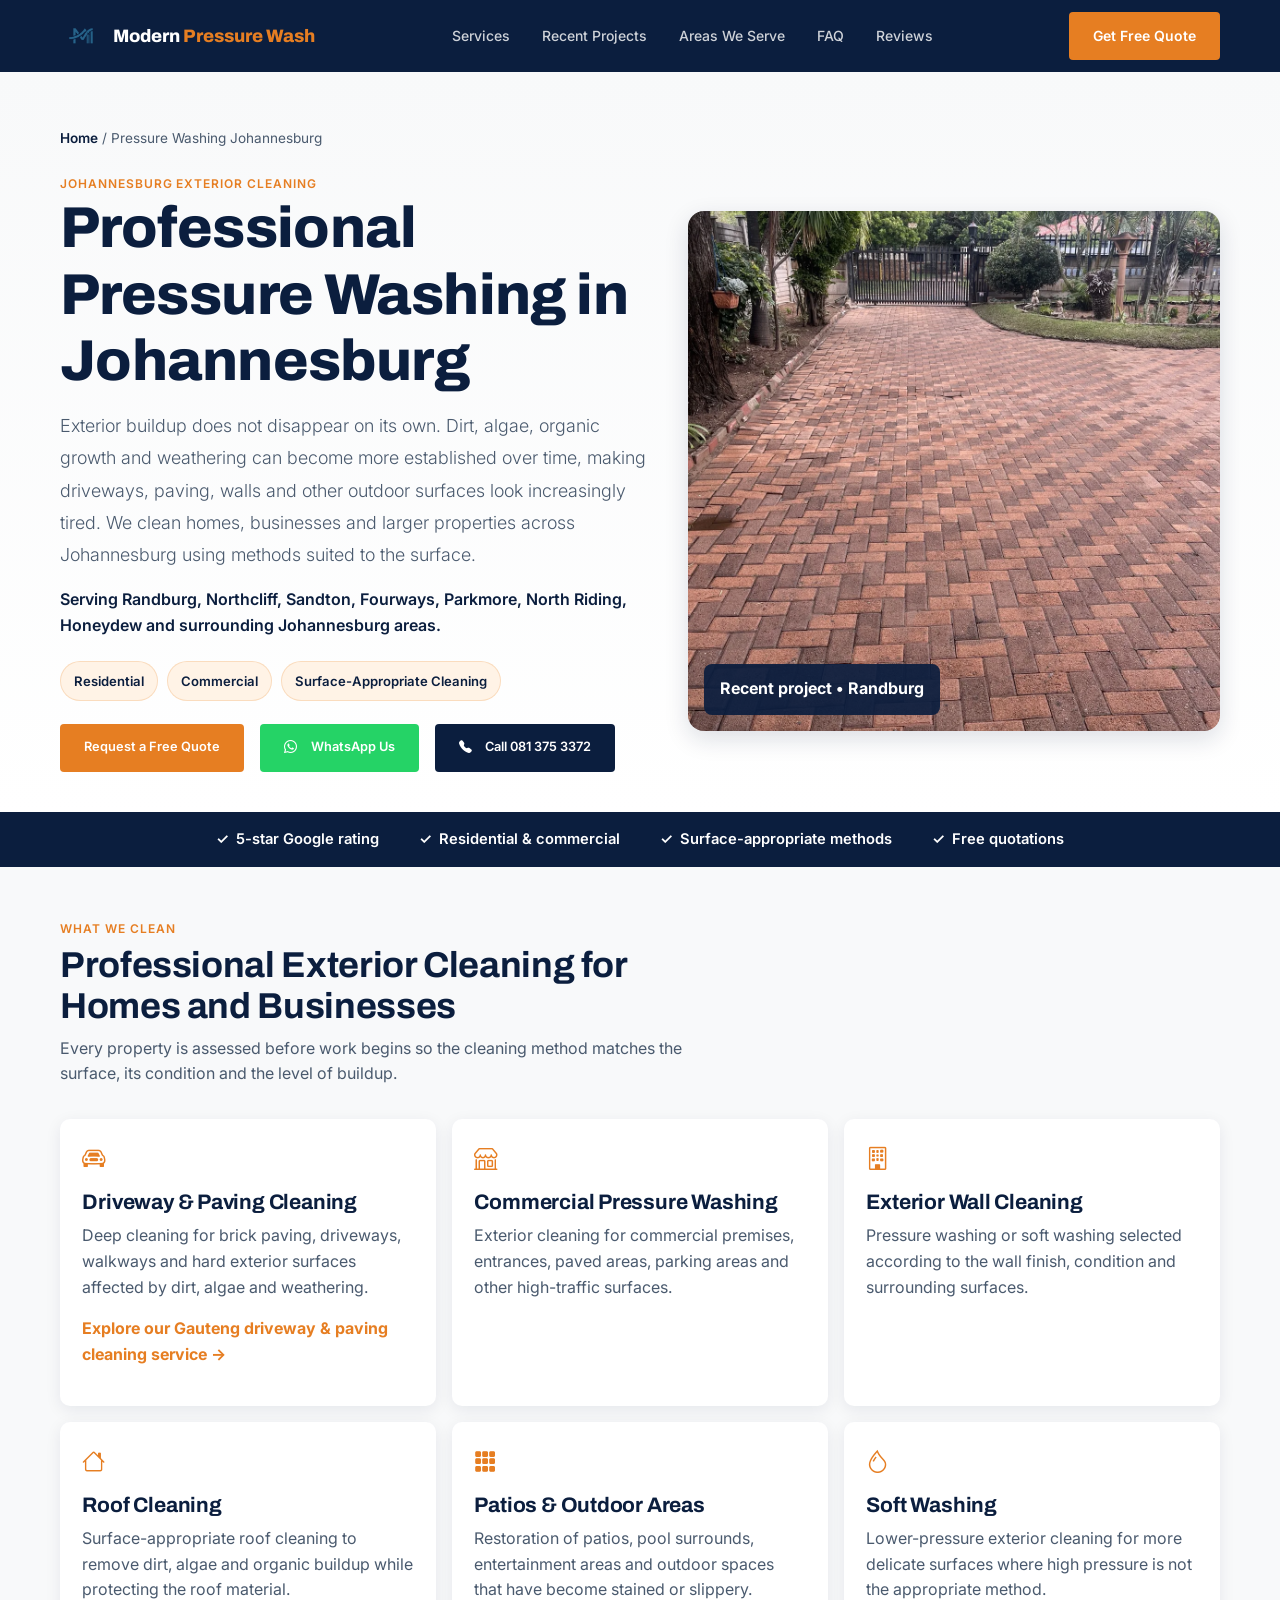
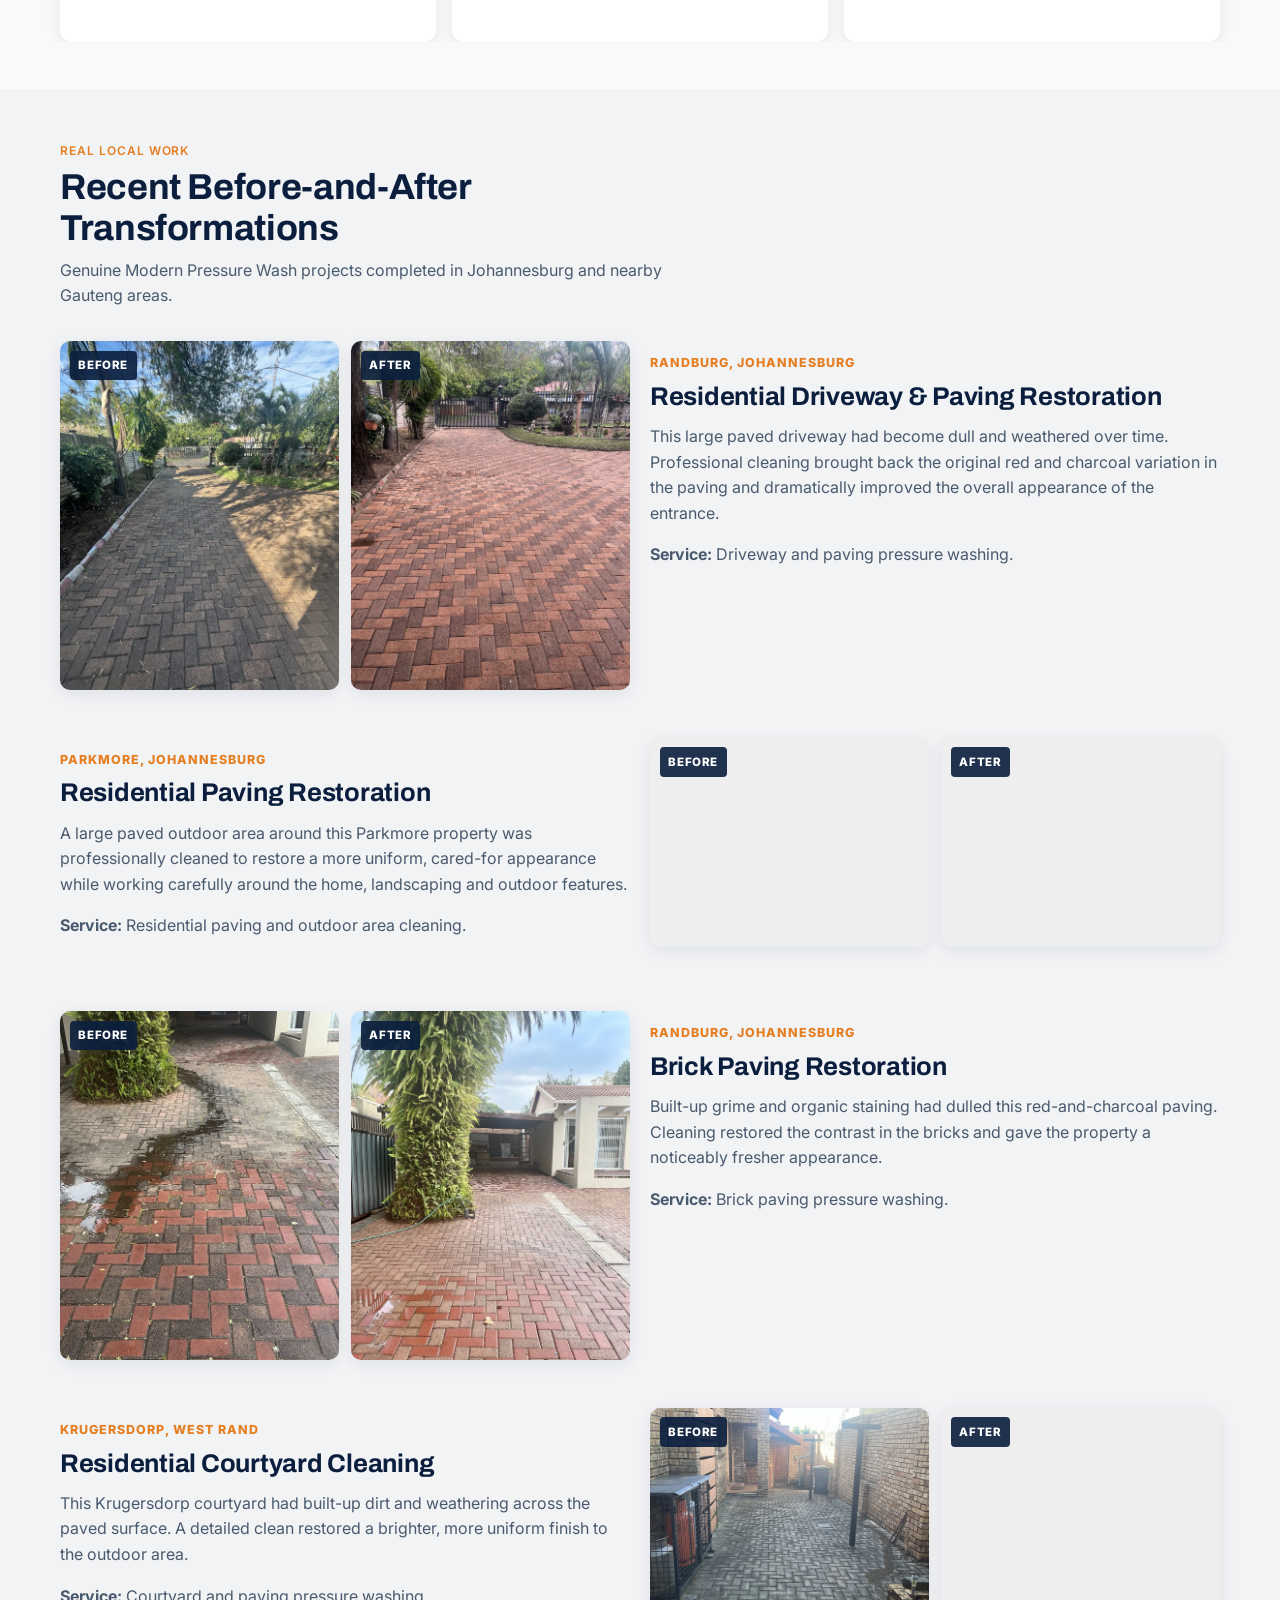
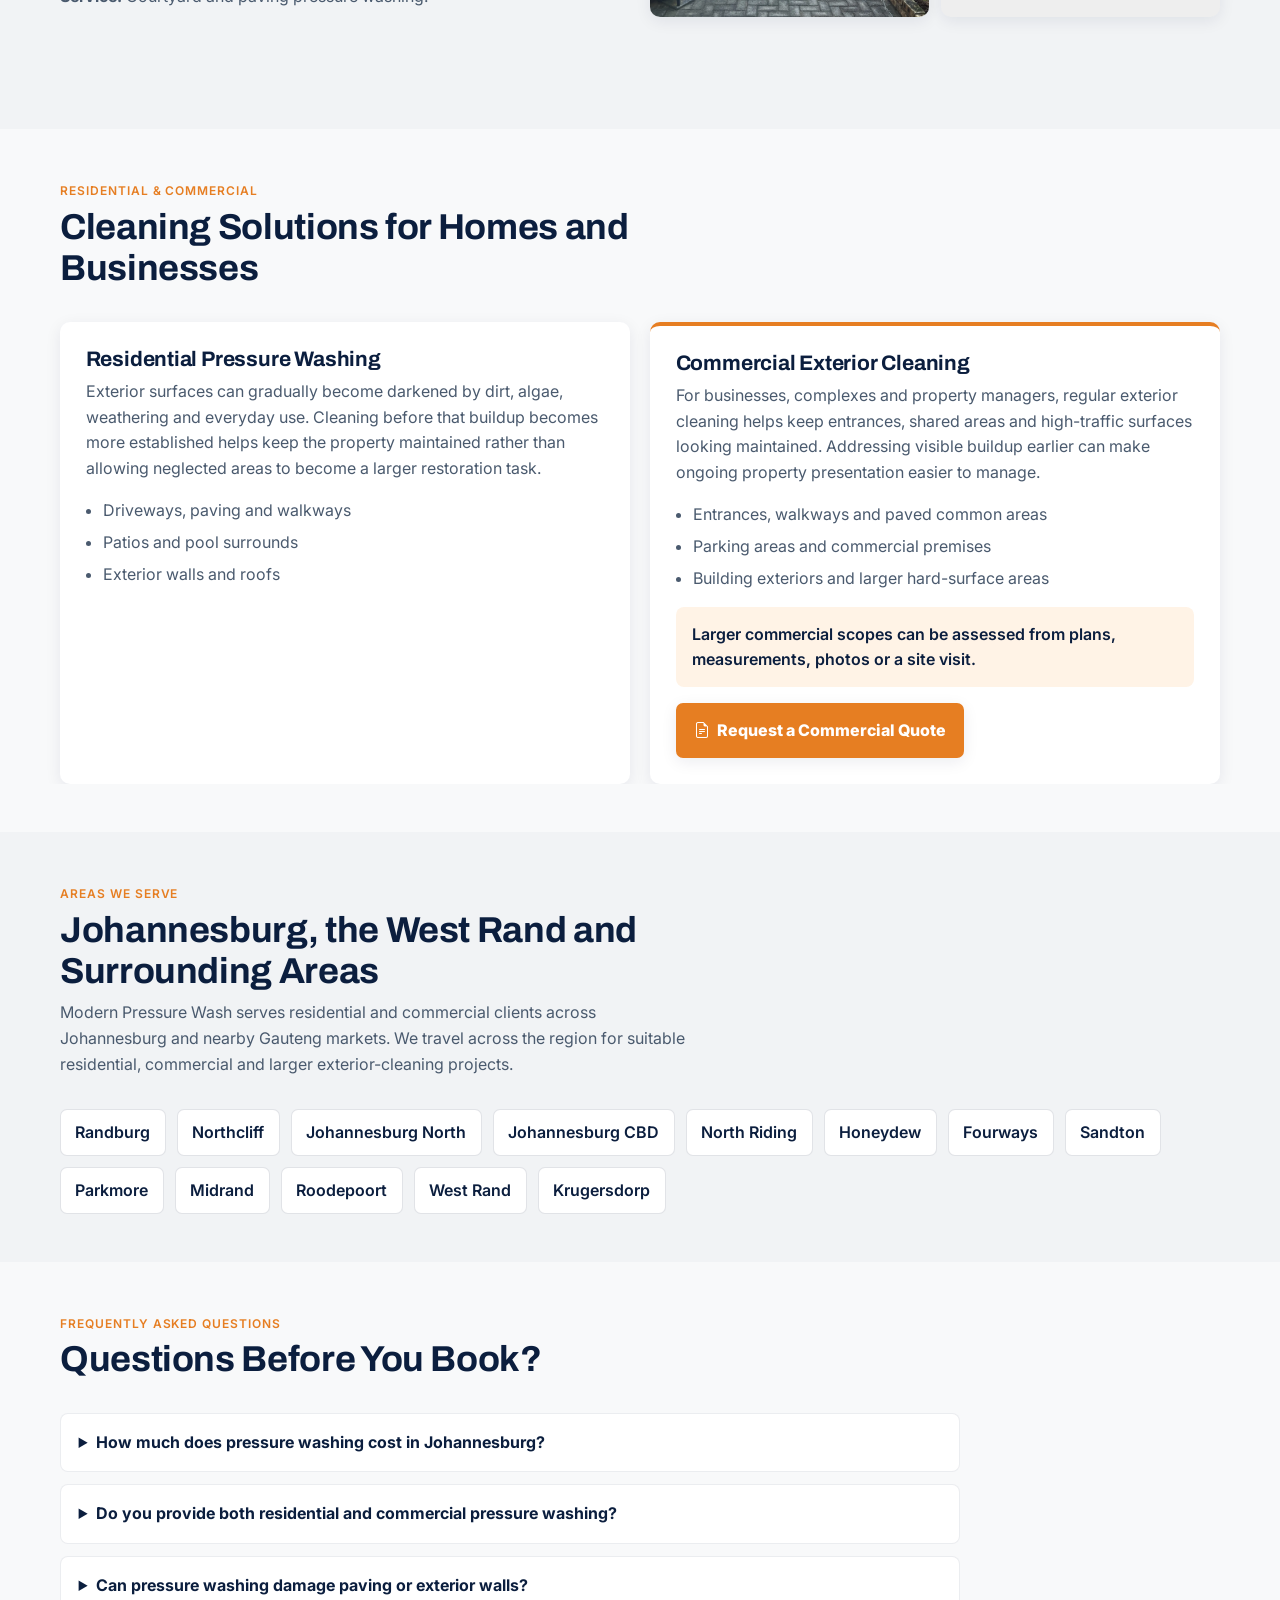
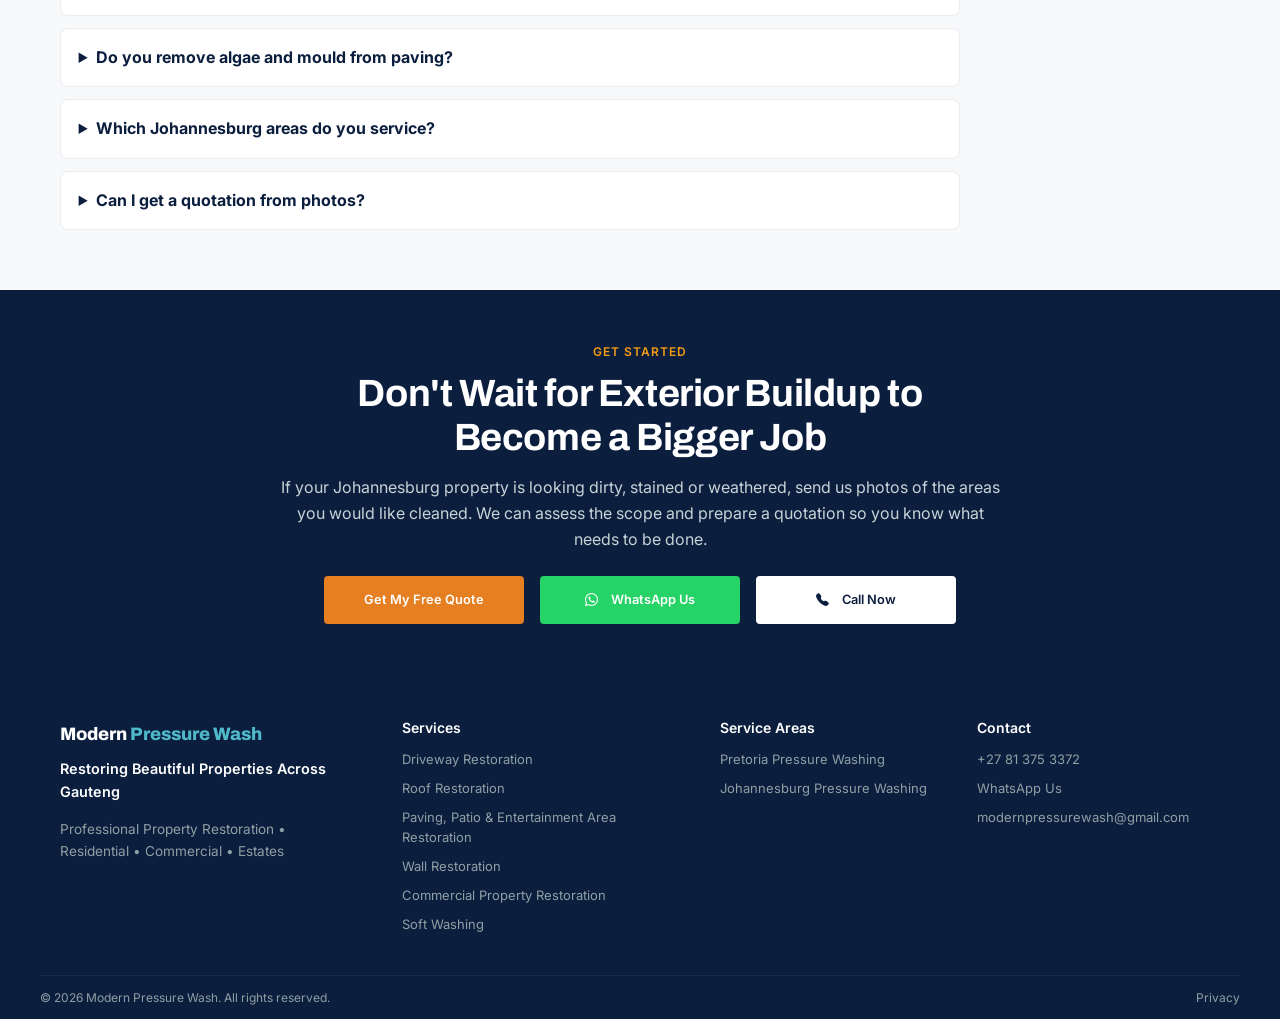
<file: pressure-washing-johannesburg/index.html>
﻿    <!DOCTYPE html>
    <html lang="en">
    <head>
      <meta charset="UTF-8" />
      <meta name="viewport" content="width=device-width, initial-scale=1.0" />
      <title>Pressure Washing Johannesburg | Modern Pressure Wash</title>
      <meta name="description" content="Pressure washing in Johannesburg for homes and businesses. Driveways, paving, walls, roofs and commercial exterior cleaning. Request a free quote." />
      <meta name="robots" content="index, follow" />
      <link rel="canonical" href="https://www.modernpressurewash.co.za/pressure-washing-johannesburg/" />
      <meta property="og:title" content="Pressure Washing Johannesburg | Modern Pressure Wash" />
      <meta property="og:description" content="Professional exterior cleaning for Johannesburg homes and businesses, including driveways, paving, walls, roofs and commercial properties." />
      <meta property="og:type" content="website" />
      <meta property="og:url" content="https://www.modernpressurewash.co.za/pressure-washing-johannesburg/" />
      <meta property="og:image" content="https://www.modernpressurewash.co.za/pressure-washing-johannesburg/images/randburg-driveway-after.webp" />
      <meta name="twitter:card" content="summary_large_image" />
      <meta name="theme-color" content="#0B1E3E" />
      <link rel="icon" href="/Website Logo.png" type="image/png" />
      <link rel="apple-touch-icon" href="/Website Logo.png" />
      <link rel="preconnect" href="https://fonts.googleapis.com" />
      <link rel="preconnect" href="https://fonts.gstatic.com" crossorigin />
      <link href="https://fonts.googleapis.com/css2?family=Archivo:wght@700;800&family=Inter:wght@400;500;600&family=IBM+Plex+Mono:wght@500&display=swap" rel="stylesheet" />
      <link rel="preconnect" href="https://unpkg.com" />
      <link rel="stylesheet" href="https://unpkg.com/aos@2.3.1/dist/aos.css" />
      <link href="https://cdn.jsdelivr.net/npm/bootstrap@5.3.0-alpha1/dist/css/bootstrap.min.css" rel="stylesheet" />
      <link rel="stylesheet" href="https://cdn.jsdelivr.net/npm/bootstrap-icons@1.11.3/font/bootstrap-icons.min.css" />
      <link rel="stylesheet" href="/style.css" />
      <style>
        .local-hero{padding:3.5rem 0 2.5rem;background:linear-gradient(180deg,#f8f9fa 0%,#fff 100%)}
        .breadcrumb-local{font-size:.85rem;margin-bottom:1.25rem;color:var(--slate-grey)}
        .breadcrumb-local a{font-weight:600}
        .local-hero-grid{display:grid;grid-template-columns:1.05fr .95fr;gap:2.5rem;align-items:center}
        .local-hero h1{font-size:clamp(2.2rem,4.5vw,4rem);max-width:760px}
        .local-hero .lead{font-size:1.12rem;line-height:1.8;max-width:720px;margin-top:1rem}
        .local-tags{display:flex;flex-wrap:wrap;gap:.6rem;margin:1.4rem 0}
        .local-tags span{background:var(--amber-tint);border:1px solid rgba(230,126,34,.2);padding:.55rem .8rem;border-radius:999px;color:var(--navy);font-size:.82rem;font-weight:600}
        .hero-proof{position:relative;border-radius:16px;overflow:hidden;box-shadow:var(--shadow-lift);min-height:520px;background:#ddd}
        .hero-proof img{width:100%;height:100%;object-fit:cover;position:absolute;inset:0}
        .hero-proof-badge{position:absolute;left:1rem;bottom:1rem;background:rgba(11,30,62,.92);color:#fff;padding:.8rem 1rem;border-radius:8px;font-weight:700;z-index:2}
        .trust-bar{background:var(--navy);color:#fff;padding:1rem 0}
        .trust-row{display:flex;flex-wrap:wrap;justify-content:center;gap:1.2rem 2.5rem;font-weight:600;font-size:.92rem}
        .trust-row span::before{content:'✓';color:#fff;margin-right:.45rem}
        .service-local-grid{display:grid;grid-template-columns:repeat(3,1fr);gap:1rem}
        .service-local-card{background:#fff;border-radius:10px;padding:1.4rem;box-shadow:var(--shadow);height:100%}
        .service-local-card i{font-size:1.45rem;color:var(--amber);margin-bottom:.75rem;display:inline-block}
        .service-local-card p{margin-top:.55rem}
        .proof-project{display:grid;grid-template-columns:1fr 1fr;gap:1.25rem;align-items:start;margin-bottom:3rem}
        .proof-project:nth-child(even) .proof-copy{order:2}.proof-project:nth-child(even) .proof-images{order:1}
        .proof-images{display:grid;grid-template-columns:1fr 1fr;gap:.75rem}
        .proof-images figure{margin:0;position:relative;border-radius:10px;overflow:hidden;background:#eee;box-shadow:var(--shadow)}
        .proof-images img{width:100%;aspect-ratio:4/5;object-fit:cover}
        .proof-images.landscape img{aspect-ratio:4/3}
        .proof-images figcaption{position:absolute;left:.6rem;top:.6rem;background:rgba(11,30,62,.9);color:#fff;padding:.35rem .55rem;border-radius:4px;font-size:.72rem;font-weight:800;letter-spacing:.05em;text-transform:uppercase}
        .proof-copy{padding:.5rem 0}
        .proof-copy .location{color:var(--amber);font-size:.78rem;font-weight:800;letter-spacing:.08em;text-transform:uppercase}
        .proof-copy h3{margin:.45rem 0 .8rem;font-size:1.6rem}
        .area-cloud{display:flex;flex-wrap:wrap;gap:.7rem;margin-top:1.4rem}
        .area-cloud span{padding:.6rem .9rem;border:1px solid rgba(11,30,62,.12);background:#fff;border-radius:7px;font-weight:600;color:var(--navy)}
        .split-audience{display:grid;grid-template-columns:1fr 1fr;gap:1.25rem}
        .audience-card{background:#fff;padding:1.6rem;border-radius:10px;box-shadow:var(--shadow)}
        .audience-card.commercial{border-top:4px solid var(--amber)}
        .audience-list{margin:.9rem 0 0;padding-left:1.1rem}
        .audience-list li{margin:.4rem 0;color:var(--slate-grey)}
        .commercial-note{margin-top:1rem;padding:.9rem 1rem;background:var(--amber-tint);border-radius:8px;color:var(--navy);font-weight:600}
        .commercial-cta{display:inline-flex;align-items:center;gap:.45rem;margin-top:1rem;background:var(--amber);border:2px solid var(--amber);color:#fff!important;padding:.8rem 1rem;border-radius:7px;font-weight:800;text-decoration:none;box-shadow:var(--shadow)}
        .commercial-cta:hover,.commercial-cta:focus{background:#c96516;border-color:#c96516;color:#fff!important;transform:translateY(-1px)}
        .faq-local{max-width:900px}.faq-local details{background:#fff;border:1px solid rgba(11,30,62,.08);border-radius:8px;padding:1rem 1.1rem;margin-bottom:.75rem}
        .faq-local summary{cursor:pointer;font-weight:700;color:var(--navy)}.faq-local p{margin-top:.8rem}
        .local-cta{text-align:center}.local-cta p{max-width:720px;margin:1rem auto 1.5rem}
        .btn-whatsapp{background:#25D366!important;border-color:#25D366!important;color:#fff!important}
        .btn-whatsapp:hover,.btn-whatsapp:focus{background:#1fb958!important;border-color:#1fb958!important;color:#fff!important;transform:translateY(-1px)}
        .btn-call{background:var(--navy)!important;border-color:var(--navy)!important;color:#fff!important}
        .btn-call:hover,.btn-call:focus{background:#122d55!important;border-color:#122d55!important;color:#fff!important;transform:translateY(-1px)}
        .bg-night .btn-call{background:#fff!important;border-color:#fff!important;color:var(--navy)!important}
        .bg-night .btn-call:hover,.bg-night .btn-call:focus{background:#f1f3f5!important;border-color:#f1f3f5!important;color:var(--navy)!important}
        @media(max-width:900px){.local-hero-grid,.proof-project,.split-audience{grid-template-columns:1fr}.hero-proof{min-height:420px}.service-local-grid{grid-template-columns:1fr 1fr}.proof-project:nth-child(even) .proof-copy,.proof-project:nth-child(even) .proof-images{order:initial}}
        @media(max-width:640px){.local-hero{padding-top:2rem}.service-local-grid{grid-template-columns:1fr}.proof-images{grid-template-columns:1fr 1fr;gap:.5rem}.hero-proof{min-height:360px}.proof-images img{aspect-ratio:3/4}.trust-row{justify-content:flex-start;gap:.8rem}.local-hero .cta-row{align-items:stretch}.local-hero .cta-row .btn{width:100%;text-align:center}.final-cta-row{align-items:stretch}.final-cta-row .btn{width:100%;min-width:0;text-align:center}.commercial-cta{width:100%;justify-content:center;text-align:center}.audience-card{padding:1.25rem}.commercial-note{padding:.8rem}.area-cloud{gap:.5rem}.area-cloud span{padding:.5rem .7rem;font-size:.9rem}}
      
        /* Site-wide footer: Brand | Services | Service Areas | Contact */
        @media (min-width: 901px) {
          .site-footer .footer-grid { grid-template-columns: 1.25fr 1.15fr .9fr 1fr; gap: 38px; }
        }
        @media (max-width: 520px) {
          .site-footer .legal-bar { gap: 10px; flex-wrap: wrap; }
        }

      </style>
      <script async src="https://www.googletagmanager.com/gtag/js?id=G-9RQ8H6MBGZ"></script>
      <script>window.dataLayer=window.dataLayer||[];function gtag(){dataLayer.push(arguments);}gtag('js',new Date());gtag('config','G-9RQ8H6MBGZ');</script>
      <script type="application/ld+json">
{
  "@context": "https://schema.org",
  "@graph": [
    {
      "@type": "LocalBusiness",
      "@id": "https://www.modernpressurewash.co.za/#business",
      "name": "Modern Pressure Wash",
      "url": "https://www.modernpressurewash.co.za/",
      "telephone": "+27813753372",
      "email": "modernpressurewash@gmail.com",
      "description": "Professional residential and commercial pressure washing and exterior cleaning across Gauteng.",
      "areaServed": [
        "Johannesburg",
        "Randburg",
        "Northcliff",
        "Sandton",
        "Fourways",
        "Parkmore",
        "North Riding",
        "Honeydew",
        "Johannesburg North",
        "Johannesburg CBD",
        "Midrand",
        "Roodepoort",
        "West Rand",
        "Krugersdorp",
        "Gauteng"
      ],
      "openingHoursSpecification": [
        {
          "@type": "OpeningHoursSpecification",
          "dayOfWeek": [
            "Monday",
            "Tuesday",
            "Wednesday",
            "Thursday",
            "Friday",
            "Saturday"
          ],
          "opens": "07:00",
          "closes": "18:00"
        }
      ]
    },
    {
      "@type": "Service",
      "@id": "https://www.modernpressurewash.co.za/pressure-washing-johannesburg/#service",
      "name": "Pressure Washing in Johannesburg",
      "serviceType": "Pressure washing and exterior cleaning",
      "provider": {
        "@id": "https://www.modernpressurewash.co.za/#business"
      },
      "areaServed": {
        "@type": "City",
        "name": "Johannesburg"
      },
      "url": "https://www.modernpressurewash.co.za/pressure-washing-johannesburg/",
      "image": "https://www.modernpressurewash.co.za/pressure-washing-johannesburg/images/randburg-driveway-after.webp"
    },
    {
      "@type": "WebPage",
      "@id": "https://www.modernpressurewash.co.za/pressure-washing-johannesburg/#webpage",
      "url": "https://www.modernpressurewash.co.za/pressure-washing-johannesburg/",
      "name": "Pressure Washing Johannesburg | Modern Pressure Wash",
      "description": "Pressure washing and exterior cleaning for homes and businesses across Johannesburg and surrounding areas.",
      "about": {
        "@id": "https://www.modernpressurewash.co.za/pressure-washing-johannesburg/#service"
      },
      "isPartOf": {
        "@id": "https://www.modernpressurewash.co.za/#business"
      }
    },
    {
      "@type": "BreadcrumbList",
      "itemListElement": [
        {
          "@type": "ListItem",
          "position": 1,
          "name": "Home",
          "item": "https://www.modernpressurewash.co.za/"
        },
        {
          "@type": "ListItem",
          "position": 2,
          "name": "Pressure Washing Johannesburg",
          "item": "https://www.modernpressurewash.co.za/pressure-washing-johannesburg/"
        }
      ]
    },
    {
      "@type": "FAQPage",
      "mainEntity": [
        {
          "@type": "Question",
          "name": "How much does pressure washing cost in Johannesburg?",
          "acceptedAnswer": {
            "@type": "Answer",
            "text": "Pricing depends on the size of the area, surface type, level of buildup, access and any specialist treatment required. Modern Pressure Wash provides a free quotation after assessing the scope, often from photos and measurements supplied by the client."
          }
        },
        {
          "@type": "Question",
          "name": "Do you provide both residential and commercial pressure washing?",
          "acceptedAnswer": {
            "@type": "Answer",
            "text": "Yes. Modern Pressure Wash works on residential homes as well as commercial properties, complexes, business premises, paved areas and other exterior surfaces."
          }
        },
        {
          "@type": "Question",
          "name": "Can pressure washing damage paving or exterior walls?",
          "acceptedAnswer": {
            "@type": "Answer",
            "text": "It can if the wrong pressure or technique is used. Modern Pressure Wash assesses the material and condition first, then chooses an appropriate pressure-washing or soft-washing method for the surface."
          }
        },
        {
          "@type": "Question",
          "name": "Do you remove algae and mould from paving?",
          "acceptedAnswer": {
            "@type": "Answer",
            "text": "Yes. Organic buildup such as algae and mould can be treated as part of the cleaning process, depending on the surface and severity of the contamination."
          }
        },
        {
          "@type": "Question",
          "name": "Which Johannesburg areas do you service?",
          "acceptedAnswer": {
            "@type": "Answer",
            "text": "Modern Pressure Wash services Johannesburg and surrounding areas, including Randburg, Northcliff, Johannesburg North, North Riding, Honeydew, Fourways, Sandton, Parkmore, Johannesburg CBD and Midrand, with suitable projects extending into the West Rand and other parts of Gauteng."
          }
        },
        {
          "@type": "Question",
          "name": "Can I get a quotation from photos?",
          "acceptedAnswer": {
            "@type": "Answer",
            "text": "In many cases, yes. Clear photos, approximate measurements and a short description of the areas to be cleaned can be enough to prepare an initial quotation. A site assessment may still be required for larger or more complex work."
          }
        }
      ]
    }
  ]
}
      </script>
    </head>
    <body>
    <a href="#main-content" class="skip-link">Skip to main content</a>
    <div class="nav-overlay" id="nav-overlay"></div>
    <header class="site-header" role="banner">
      <div class="header-inner">
        <a href="/" class="logo-link" aria-label="Modern Pressure Wash – Home">
          <img src="/Website Logo.png" alt="Modern Pressure Wash Logo" class="logo-img" width="45" height="45" />
          <span class="logo-text">Modern <span>Pressure Wash</span></span>
        </a>
        <nav class="main-nav" id="main-nav" aria-label="Main navigation">
          <button class="nav-close" id="nav-close" aria-label="Close menu"><i class="bi bi-x-lg"></i></button>
          <a href="/#services">Services</a>
          <a href="#projects">Recent Projects</a>
          <a href="#areas">Areas We Serve</a>
          <a href="#faq">FAQ</a>
          <a href="/#reviews">Reviews</a>
          <div class="mobile-nav-cta"><a href="https://crm.modernpressurewash.co.za/get-quote" target="_blank" rel="noopener" class="btn btn-primary">Get Free Quote</a><a href="https://wa.link/3y4c6d" target="_blank" rel="noopener" onclick="gtag('event','whatsapp_click',{'send_to':'G-9RQ8H6MBGZ'});" class="btn btn-whatsapp" style="margin-top:.5rem"><i class="bi bi-whatsapp" style="margin-right:.35rem"></i>WhatsApp Us</a></div>
        </nav>
        <div class="header-cta">
          <a href="https://crm.modernpressurewash.co.za/get-quote" target="_blank" rel="noopener" class="btn btn-primary">Get Free Quote</a>
          <button class="menu-toggle" id="menu-toggle" aria-label="Toggle navigation" aria-expanded="false" aria-controls="main-nav"><i class="bi bi-list" style="font-size:1.5rem"></i></button>
        </div>
      </div>
    </header>
    <main id="main-content">
      <section class="local-hero" id="hero">
        <div class="wrap">
          <div class="breadcrumb-local"><a href="/">Home</a> / Pressure Washing Johannesburg</div>
          <div class="local-hero-grid">
            <div data-aos="fade-right">
              <span class="eyebrow">Johannesburg Exterior Cleaning</span>
              <h1>Professional Pressure Washing in Johannesburg</h1>
              <p class="lead">Exterior buildup does not disappear on its own. Dirt, algae, organic growth and weathering can become more established over time, making driveways, paving, walls and other outdoor surfaces look increasingly tired. We clean homes, businesses and larger properties across Johannesburg using methods suited to the surface.</p>
              <p style="font-weight:600;color:var(--navy);margin-top:.9rem;">Serving Randburg, Northcliff, Sandton, Fourways, Parkmore, North Riding, Honeydew and surrounding Johannesburg areas.</p>
              <div class="local-tags"><span>Residential</span><span>Commercial</span><span>Surface-Appropriate Cleaning</span></div>
              <div class="cta-row">
                <a href="https://crm.modernpressurewash.co.za/get-quote" target="_blank" rel="noopener" class="btn btn-primary">Request a Free Quote</a>
                <a href="https://wa.link/3y4c6d" target="_blank" rel="noopener" onclick="gtag('event','whatsapp_click',{'send_to':'G-9RQ8H6MBGZ'});" class="btn btn-whatsapp"><i class="bi bi-whatsapp" style="margin-right:.35rem"></i>WhatsApp Us</a>
                <a href="tel:+27813753372" onclick="gtag('event','phone_click',{'send_to':'G-9RQ8H6MBGZ'});" class="btn btn-call"><i class="bi bi-telephone-fill" style="margin-right:.35rem"></i>Call 081 375 3372</a>
              </div>
            </div>
            <div class="hero-proof" data-aos="fade-left">
              <img src="images/randburg-driveway-after.webp" alt="Freshly cleaned residential driveway in Randburg, Johannesburg" width="1152" height="1536" fetchpriority="high" decoding="async" />
              <div class="hero-proof-badge">Recent project • Randburg</div>
            </div>
          </div>
        </div>
      </section>
      <div class="trust-bar"><div class="wrap"><div class="trust-row"><span>5-star Google rating</span><span>Residential & commercial</span><span>Surface-appropriate methods</span><span>Free quotations</span></div></div></div>

      <section>
        <div class="wrap">
          <div class="section-head" data-aos="fade-up"><span class="eyebrow">What We Clean</span><h2>Professional Exterior Cleaning for Homes and Businesses</h2><p>Every property is assessed before work begins so the cleaning method matches the surface, its condition and the level of buildup.</p></div>
          <div class="service-local-grid">
            <article class="service-local-card"><i class="bi bi-car-front"></i><h3><a href="/driveway-paving-cleaning/">Driveway &amp; Paving Cleaning</a></h3><p>Deep cleaning for brick paving, driveways, walkways and hard exterior surfaces affected by dirt, algae and weathering.</p><p style="margin-top:.65rem;"><a href="/driveway-paving-cleaning/" style="font-weight:700;color:var(--amber);text-decoration:none;">Explore our Gauteng driveway &amp; paving cleaning service →</a></p></article>
            <article class="service-local-card"><i class="bi bi-shop"></i><h3>Commercial Pressure Washing</h3><p>Exterior cleaning for commercial premises, entrances, paved areas, parking areas and other high-traffic surfaces.</p></article>
            <article class="service-local-card"><i class="bi bi-building"></i><h3>Exterior Wall Cleaning</h3><p>Pressure washing or soft washing selected according to the wall finish, condition and surrounding surfaces.</p></article>
            <article class="service-local-card"><i class="bi bi-house"></i><h3>Roof Cleaning</h3><p>Surface-appropriate roof cleaning to remove dirt, algae and organic buildup while protecting the roof material.</p></article>
            <article class="service-local-card"><i class="bi bi-grid-3x3-gap-fill"></i><h3>Patios & Outdoor Areas</h3><p>Restoration of patios, pool surrounds, entertainment areas and outdoor spaces that have become stained or slippery.</p></article>
            <article class="service-local-card"><i class="bi bi-droplet"></i><h3>Soft Washing</h3><p>Lower-pressure exterior cleaning for more delicate surfaces where high pressure is not the appropriate method.</p></article>
          </div>
        </div>
      </section>

      <section id="projects" class="bg-tint">
        <div class="wrap">
          <div class="section-head" data-aos="fade-up"><span class="eyebrow">Real Local Work</span><h2>Recent Before-and-After Transformations</h2><p>Genuine Modern Pressure Wash projects completed in Johannesburg and nearby Gauteng areas.</p></div>

          <article class="proof-project" data-aos="fade-up">
            <div class="proof-copy"><span class="location">Randburg, Johannesburg</span><h3>Residential Driveway & Paving Restoration</h3><p>This large paved driveway had become dull and weathered over time. Professional cleaning brought back the original red and charcoal variation in the paving and dramatically improved the overall appearance of the entrance.</p><p><strong>Service:</strong> Driveway and paving pressure washing.</p></div>
            <div class="proof-images"><figure><img src="images/randburg-driveway-before.webp" alt="Dirty residential driveway before pressure washing in Randburg Johannesburg" loading="lazy" decoding="async" width="1152" height="1536" /><figcaption>Before</figcaption></figure><figure><img src="images/randburg-driveway-after.webp" alt="Clean residential driveway after pressure washing in Randburg Johannesburg" loading="lazy" decoding="async" width="1152" height="1536" /><figcaption>After</figcaption></figure></div>
          </article>

          <article class="proof-project" data-aos="fade-up">
            <div class="proof-copy"><span class="location">Parkmore, Johannesburg</span><h3>Residential Paving Restoration</h3><p>A large paved outdoor area around this Parkmore property was professionally cleaned to restore a more uniform, cared-for appearance while working carefully around the home, landscaping and outdoor features.</p><p><strong>Service:</strong> Residential paving and outdoor area cleaning.</p></div>
            <div class="proof-images landscape"><figure><img src="images/parkmore-paving-before.webp" alt="Residential paving before pressure washing in Parkmore Johannesburg" loading="lazy" decoding="async" width="1400" height="1050" /><figcaption>Before</figcaption></figure><figure><img src="images/parkmore-paving-after.webp" alt="Residential paving after pressure washing in Parkmore Johannesburg" loading="lazy" decoding="async" width="1400" height="1050" /><figcaption>After</figcaption></figure></div>
          </article>

          <article class="proof-project" data-aos="fade-up">
            <div class="proof-copy"><span class="location">Randburg, Johannesburg</span><h3>Brick Paving Restoration</h3><p>Built-up grime and organic staining had dulled this red-and-charcoal paving. Cleaning restored the contrast in the bricks and gave the property a noticeably fresher appearance.</p><p><strong>Service:</strong> Brick paving pressure washing.</p></div>
            <div class="proof-images"><figure><img src="images/randburg-paving-before.webp" alt="Stained brick paving before pressure washing in Randburg Johannesburg" loading="lazy" decoding="async" width="1152" height="1536" /><figcaption>Before</figcaption></figure><figure><img src="images/randburg-paving-after.webp" alt="Restored brick paving after pressure washing in Randburg Johannesburg" loading="lazy" decoding="async" width="1152" height="1536" /><figcaption>After</figcaption></figure></div>
          </article>

          <article class="proof-project" data-aos="fade-up">
            <div class="proof-copy"><span class="location">Krugersdorp, West Rand</span><h3>Residential Courtyard Cleaning</h3><p>This Krugersdorp courtyard had built-up dirt and weathering across the paved surface. A detailed clean restored a brighter, more uniform finish to the outdoor area.</p><p><strong>Service:</strong> Courtyard and paving pressure washing.</p></div>
            <div class="proof-images landscape"><figure><img src="images/krugersdorp-courtyard-before.webp" alt="Residential courtyard before pressure washing in Krugersdorp West Rand" loading="lazy" decoding="async" width="1400" height="1050" /><figcaption>Before</figcaption></figure><figure><img src="images/krugersdorp-courtyard-after.webp" alt="Residential courtyard after pressure washing in Krugersdorp West Rand" loading="lazy" decoding="async" width="1400" height="1050" /><figcaption>After</figcaption></figure></div>
          </article>
        </div>
      </section>

      <section>
        <div class="wrap">
          <div class="section-head"><span class="eyebrow">Residential & Commercial</span><h2>Cleaning Solutions for Homes and Businesses</h2></div>
          <div class="split-audience">
            <article class="audience-card">
              <h3>Residential Pressure Washing</h3>
              <p>Exterior surfaces can gradually become darkened by dirt, algae, weathering and everyday use. Cleaning before that buildup becomes more established helps keep the property maintained rather than allowing neglected areas to become a larger restoration task.</p>
              <ul class="audience-list">
                <li>Driveways, paving and walkways</li>
                <li>Patios and pool surrounds</li>
                <li>Exterior walls and roofs</li>
              </ul>
            </article>
            <article class="audience-card commercial">
              <h3>Commercial Exterior Cleaning</h3>
              <p>For businesses, complexes and property managers, regular exterior cleaning helps keep entrances, shared areas and high-traffic surfaces looking maintained. Addressing visible buildup earlier can make ongoing property presentation easier to manage.</p>
              <ul class="audience-list">
                <li>Entrances, walkways and paved common areas</li>
                <li>Parking areas and commercial premises</li>
                <li>Building exteriors and larger hard-surface areas</li>
              </ul>
              <div class="commercial-note">Larger commercial scopes can be assessed from plans, measurements, photos or a site visit.</div>
              <a href="https://crm.modernpressurewash.co.za/get-quote" target="_blank" rel="noopener" class="commercial-cta"><i class="bi bi-file-earmark-text"></i>Request a Commercial Quote</a>
            </article>
          </div>
        </div>
      </section>

      <section id="areas" class="bg-tint">
        <div class="wrap">
          <div class="section-head"><span class="eyebrow">Areas We Serve</span>
            <h2>Johannesburg, the West Rand and Surrounding Areas</h2>
            <p>Modern Pressure Wash serves residential and commercial clients across Johannesburg and nearby Gauteng markets. We travel across the region for suitable residential, commercial and larger exterior-cleaning projects.</p></div>
          <div class="area-cloud"><span>Randburg</span><span>Northcliff</span><span>Johannesburg North</span><span>Johannesburg CBD</span><span>North Riding</span><span>Honeydew</span><span>Fourways</span><span>Sandton</span><span>Parkmore</span><span>Midrand</span><span>Roodepoort</span><span>West Rand</span><span>Krugersdorp</span></div>
        </div>
      </section>

      <section id="faq">
        <div class="wrap">
          <div class="section-head"><span class="eyebrow">Frequently Asked Questions</span><h2>Questions Before You Book?</h2></div>
          <div class="faq-local">
            <details><summary>How much does pressure washing cost in Johannesburg?</summary><p>Pricing depends on the size of the area, surface type, level of buildup, access and any specialist treatment required. We provide a free quotation after assessing the scope, often from photos and measurements supplied by the client.</p></details>
            <details><summary>Do you provide both residential and commercial pressure washing?</summary><p>Yes. Modern Pressure Wash works on residential homes as well as commercial properties, complexes, business premises, paved areas and other exterior surfaces.</p></details>
            <details><summary>Can pressure washing damage paving or exterior walls?</summary><p>It can if the wrong pressure or technique is used. We assess the material and condition first, then choose an appropriate pressure-washing or soft-washing method for the surface.</p></details>
            <details><summary>Do you remove algae and mould from paving?</summary><p>Yes. Organic buildup such as algae and mould can be treated as part of the cleaning process, depending on the surface and severity of the contamination.</p></details>
            <details><summary>Which Johannesburg areas do you service?</summary><p>We service Johannesburg and surrounding areas, including Randburg, Northcliff, Johannesburg North, Johannesburg CBD, North Riding, Honeydew, Fourways, Sandton, Parkmore and Midrand, with suitable projects also extending into the West Rand and other parts of Gauteng.</p></details>
            <details><summary>Can I get a quotation from photos?</summary><p>In many cases, yes. Clear photos, approximate measurements and a short description of the areas to be cleaned can be enough to prepare an initial quotation. A site assessment may still be required for larger or more complex work.</p></details>
          </div>
        </div>
      </section>

      <section class="bg-night final-cta local-cta">
        <div class="wrap"><span class="eyebrow">Get Started</span><h2>Don't Wait for Exterior Buildup to Become a Bigger Job</h2><p>If your Johannesburg property is looking dirty, stained or weathered, send us photos of the areas you would like cleaned. We can assess the scope and prepare a quotation so you know what needs to be done.</p><div class="cta-row final-cta-row" style="justify-content:center"><a href="https://crm.modernpressurewash.co.za/get-quote" target="_blank" rel="noopener" class="btn btn-primary">Get My Free Quote</a><a href="https://wa.link/3y4c6d" target="_blank" rel="noopener" onclick="gtag('event','whatsapp_click',{'send_to':'G-9RQ8H6MBGZ'});" class="btn btn-whatsapp"><i class="bi bi-whatsapp" style="margin-right:.35rem"></i>WhatsApp Us</a><a href="tel:+27813753372" onclick="gtag('event','phone_click',{'send_to':'G-9RQ8H6MBGZ'});" class="btn btn-call"><i class="bi bi-telephone-fill" style="margin-right:.35rem"></i>Call Now</a></div></div>
      </section>
    </main>
    <footer class="site-footer" role="contentinfo">
      <div class="wrap footer-grid">
        <div>
          <div class="logo">Modern <span style="color:#4FB8C9;">Pressure Wash</span></div>
          <p style="font-size:.9rem;font-weight:600;color:var(--white);">Restoring Beautiful Properties Across Gauteng</p>
          <p style="font-size:.85rem;">Professional Property Restoration • Residential • Commercial • Estates</p>
        </div>
        <div class="footer-col">
          <h4>Services</h4>
          <a href="/#services">Driveway Restoration</a>
          <a href="/#services">Roof Restoration</a>
          <a href="/#services">Paving, Patio &amp; Entertainment Area Restoration</a>
          <a href="/#services">Wall Restoration</a>
          <a href="/#commercial">Commercial Property Restoration</a>
          <a href="/#services">Soft Washing</a>
        </div>
        <div class="footer-col">
          <h4>Service Areas</h4>
          <a href="/pressure-washing-pretoria/">Pretoria Pressure Washing</a>
          <a href="/pressure-washing-johannesburg/" aria-current="page">Johannesburg Pressure Washing</a>
        </div>
        <div class="footer-col">
          <h4>Contact</h4>
          <a href="tel:+27813753372">+27 81 375 3372</a>
          <a href="https://wa.link/3y4c6d" target="_blank" rel="noopener" onclick="gtag('event','whatsapp_click',{'send_to':'G-9RQ8H6MBGZ'});">WhatsApp Us</a>
          <a href="mailto:modernpressurewash@gmail.com">modernpressurewash@gmail.com</a>
        </div>
      </div>
      <div class="wrap legal-bar"><span>© 2026 Modern Pressure Wash. All rights reserved.</span><span><a href="/privacy.html">Privacy</a></span></div>
    </footer>
    <div class="sticky-mobile-cta" aria-label="Quick contact"><a href="tel:+27813753372" onclick="gtag('event','phone_click',{'send_to':'G-9RQ8H6MBGZ'});" class="btn btn-call"><i class="bi bi-telephone-fill"></i> Call</a><a href="https://wa.link/3y4c6d" target="_blank" rel="noopener" onclick="gtag('event','whatsapp_click',{'send_to':'G-9RQ8H6MBGZ'});" class="btn btn-whatsapp"><i class="bi bi-whatsapp"></i> WhatsApp</a></div>
    <a href="#hero" class="back-to-top" aria-label="Back to top"><i class="bi bi-arrow-up"></i></a>
    <script src="https://unpkg.com/aos@2.3.1/dist/aos.js"></script>
    <script src="/main.js"></script>
    </body>
    </html>
</file>
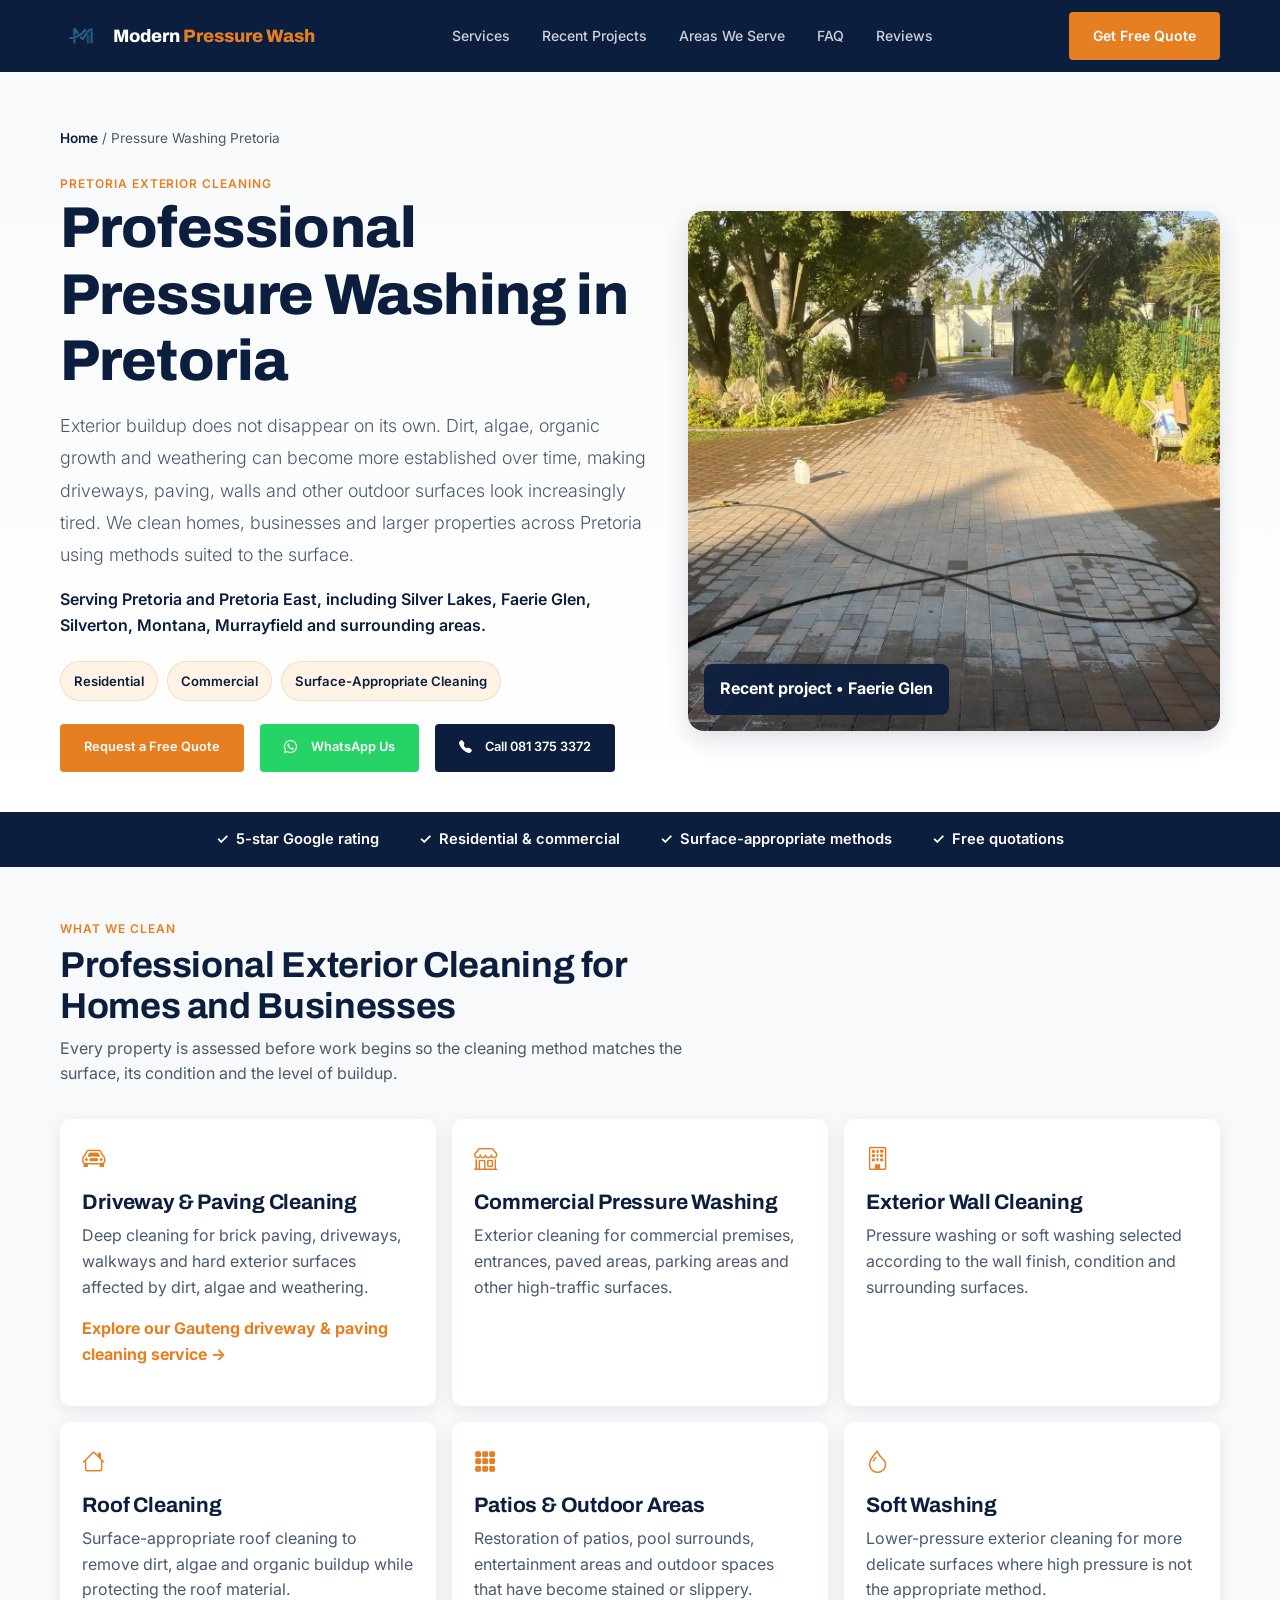
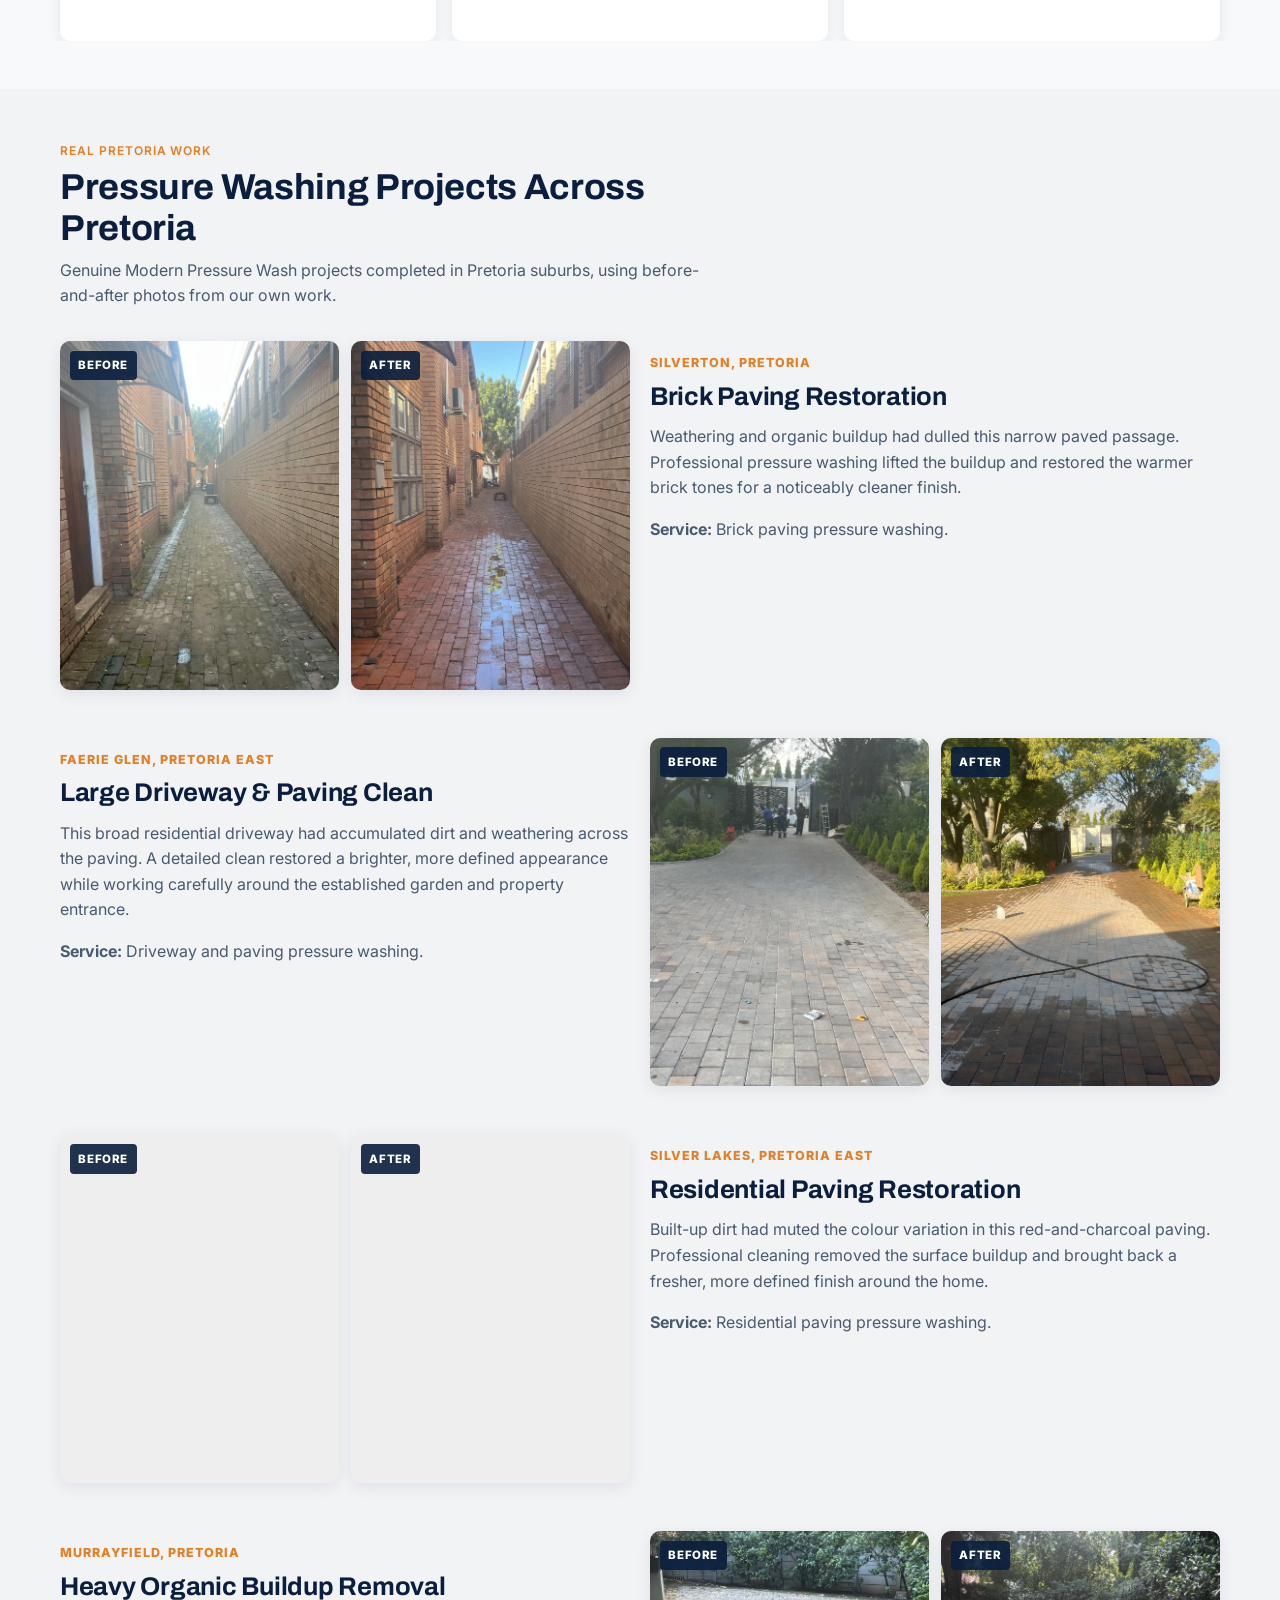
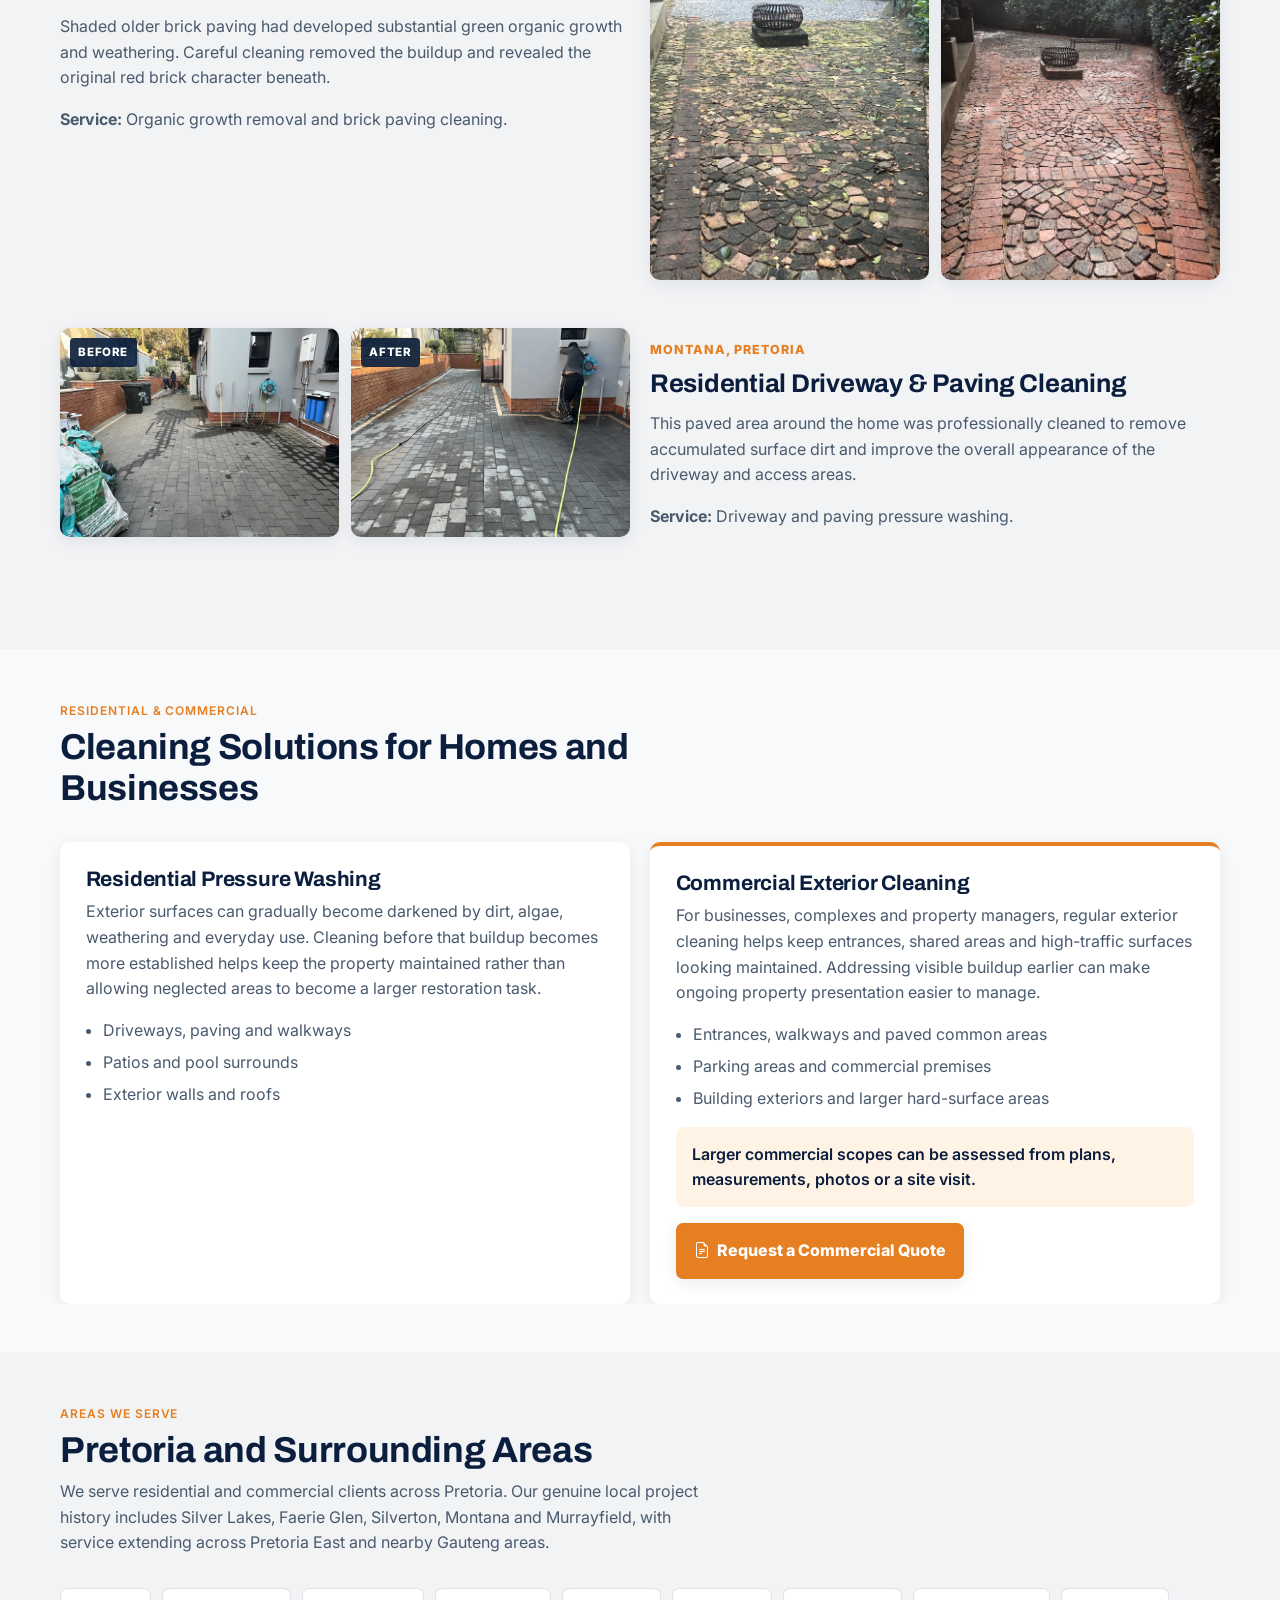
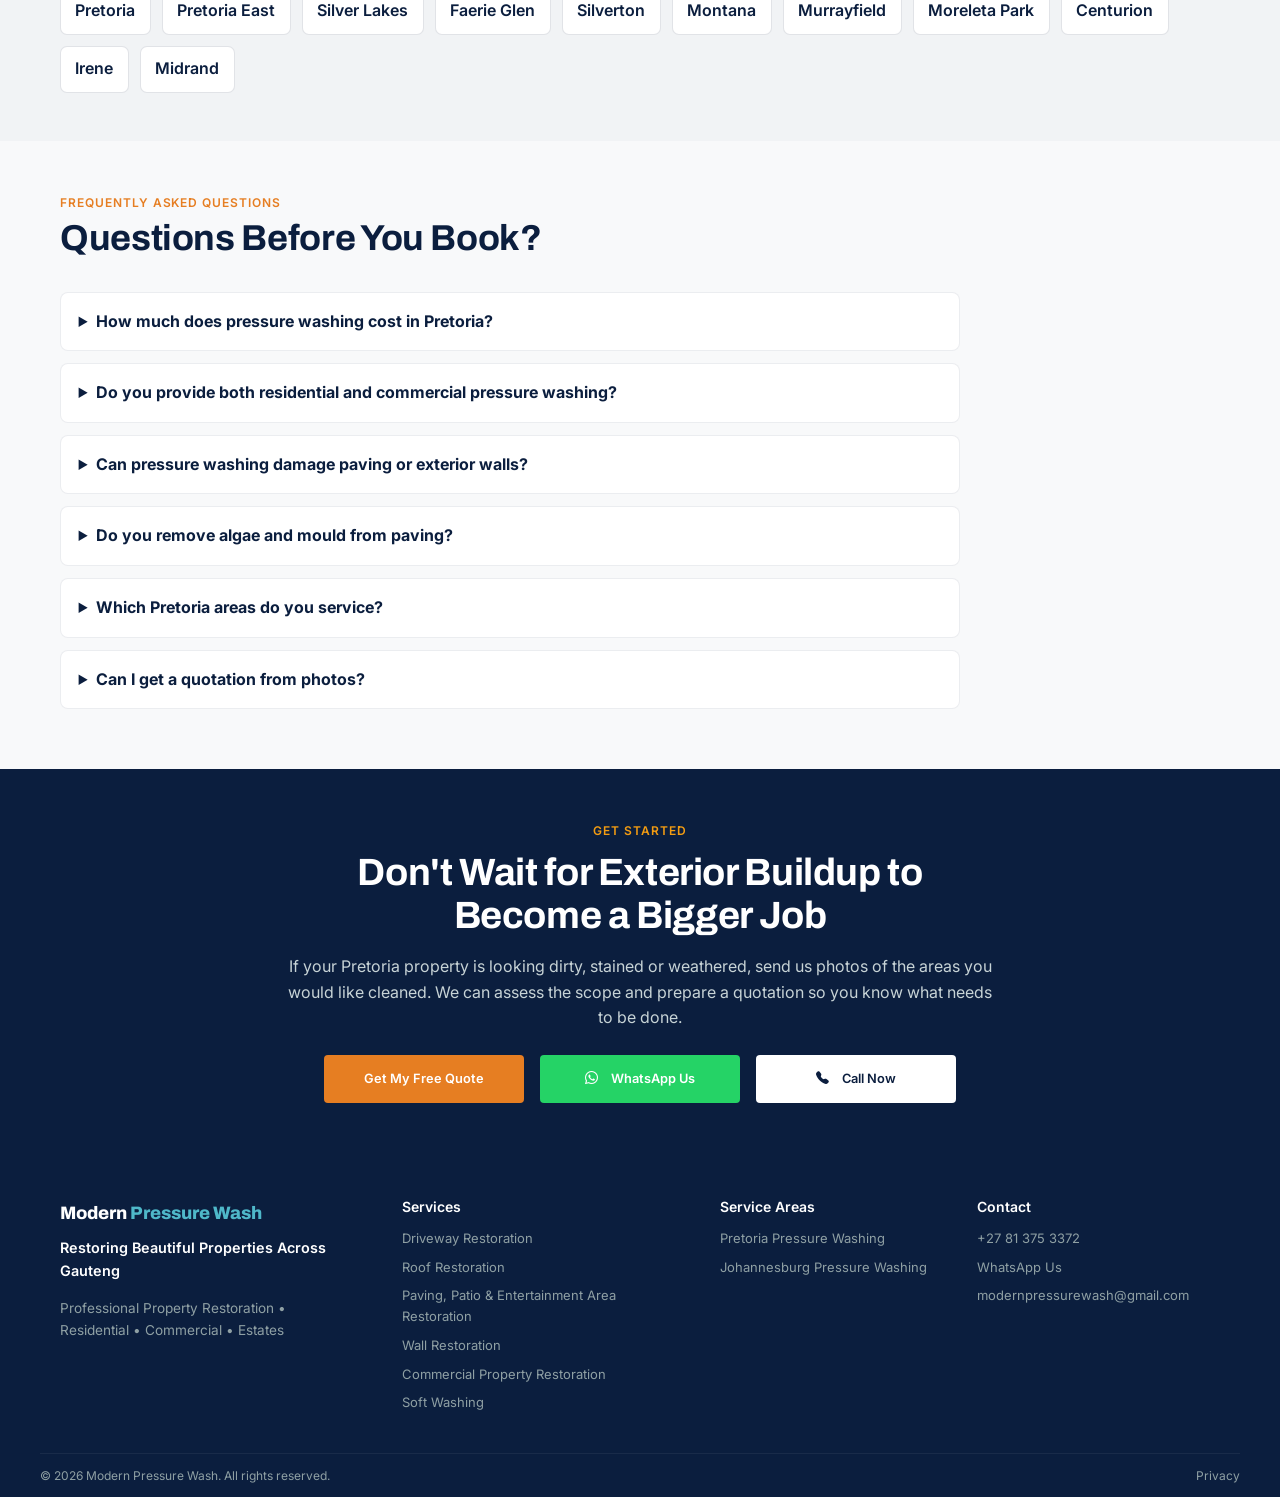
<file: pressure-washing-pretoria/index.html>
<!DOCTYPE html>
    <html lang="en">
    <head>
      <meta charset="UTF-8" />
      <meta name="viewport" content="width=device-width, initial-scale=1.0" />
      <title>Pressure Washing Pretoria | Modern Pressure Wash</title>
      <meta name="description" content="Pressure washing in Pretoria for homes and businesses. Driveways, paving, walls, roofs and commercial exterior cleaning. Request a free quote." />
      <meta name="robots" content="index, follow" />
      <link rel="canonical" href="https://www.modernpressurewash.co.za/pressure-washing-pretoria/" />
      <meta property="og:title" content="Pressure Washing Pretoria | Modern Pressure Wash" />
      <meta property="og:description" content="Professional exterior cleaning for Pretoria homes and businesses, including driveways, paving, walls, roofs and commercial properties." />
      <meta property="og:type" content="website" />
      <meta property="og:url" content="https://www.modernpressurewash.co.za/pressure-washing-pretoria/" />
      <meta property="og:image" content="https://www.modernpressurewash.co.za/pressure-washing-pretoria/images/faerie-glen-driveway-after.webp" />
      <meta name="twitter:card" content="summary_large_image" />
      <meta name="theme-color" content="#0B1E3E" />
      <link rel="icon" href="/Website Logo.png" type="image/png" />
      <link rel="apple-touch-icon" href="/Website Logo.png" />
      <link rel="preconnect" href="https://fonts.googleapis.com" />
      <link rel="preconnect" href="https://fonts.gstatic.com" crossorigin />
      <link href="https://fonts.googleapis.com/css2?family=Archivo:wght@700;800&family=Inter:wght@400;500;600&family=IBM+Plex+Mono:wght@500&display=swap" rel="stylesheet" />
      <link rel="preconnect" href="https://unpkg.com" />
      <link rel="stylesheet" href="https://unpkg.com/aos@2.3.1/dist/aos.css" />
      <link href="https://cdn.jsdelivr.net/npm/bootstrap@5.3.0-alpha1/dist/css/bootstrap.min.css" rel="stylesheet" />
      <link rel="stylesheet" href="https://cdn.jsdelivr.net/npm/bootstrap-icons@1.11.3/font/bootstrap-icons.min.css" />
      <link rel="stylesheet" href="/style.css" />
      <style>
        .local-hero{padding:3.5rem 0 2.5rem;background:linear-gradient(180deg,#f8f9fa 0%,#fff 100%)}
        .breadcrumb-local{font-size:.85rem;margin-bottom:1.25rem;color:var(--slate-grey)}
        .breadcrumb-local a{font-weight:600}
        .local-hero-grid{display:grid;grid-template-columns:1.05fr .95fr;gap:2.5rem;align-items:center}
        .local-hero h1{font-size:clamp(2.2rem,4.5vw,4rem);max-width:760px}
        .local-hero .lead{font-size:1.12rem;line-height:1.8;max-width:720px;margin-top:1rem}
        .local-tags{display:flex;flex-wrap:wrap;gap:.6rem;margin:1.4rem 0}
        .local-tags span{background:var(--amber-tint);border:1px solid rgba(230,126,34,.2);padding:.55rem .8rem;border-radius:999px;color:var(--navy);font-size:.82rem;font-weight:600}
        .hero-proof{position:relative;border-radius:16px;overflow:hidden;box-shadow:var(--shadow-lift);min-height:520px;background:#ddd}
        .hero-proof img{width:100%;height:100%;object-fit:cover;position:absolute;inset:0}
        .hero-proof-badge{position:absolute;left:1rem;bottom:1rem;background:rgba(11,30,62,.92);color:#fff;padding:.8rem 1rem;border-radius:8px;font-weight:700;z-index:2}
        .trust-bar{background:var(--navy);color:#fff;padding:1rem 0}
        .trust-row{display:flex;flex-wrap:wrap;justify-content:center;gap:1.2rem 2.5rem;font-weight:600;font-size:.92rem}
        .trust-row span::before{content:'✓';color:#fff;margin-right:.45rem}
        .service-local-grid{display:grid;grid-template-columns:repeat(3,1fr);gap:1rem}
        .service-local-card{background:#fff;border-radius:10px;padding:1.4rem;box-shadow:var(--shadow);height:100%}
        .service-local-card i{font-size:1.45rem;color:var(--amber);margin-bottom:.75rem;display:inline-block}
        .service-local-card p{margin-top:.55rem}
        .proof-project{display:grid;grid-template-columns:1fr 1fr;gap:1.25rem;align-items:start;margin-bottom:3rem}
        .proof-project:nth-child(even) .proof-copy{order:2}.proof-project:nth-child(even) .proof-images{order:1}
        .proof-images{display:grid;grid-template-columns:1fr 1fr;gap:.75rem}
        .proof-images figure{margin:0;position:relative;border-radius:10px;overflow:hidden;background:#eee;box-shadow:var(--shadow)}
        .proof-images img{width:100%;aspect-ratio:4/5;object-fit:cover}
        .proof-images.landscape img{aspect-ratio:4/3}
        .proof-images figcaption{position:absolute;left:.6rem;top:.6rem;background:rgba(11,30,62,.9);color:#fff;padding:.35rem .55rem;border-radius:4px;font-size:.72rem;font-weight:800;letter-spacing:.05em;text-transform:uppercase}
        .proof-copy{padding:.5rem 0}
        .proof-copy .location{color:var(--amber);font-size:.78rem;font-weight:800;letter-spacing:.08em;text-transform:uppercase}
        .proof-copy h3{margin:.45rem 0 .8rem;font-size:1.6rem}
        .area-cloud{display:flex;flex-wrap:wrap;gap:.7rem;margin-top:1.4rem}
        .area-cloud span{padding:.6rem .9rem;border:1px solid rgba(11,30,62,.12);background:#fff;border-radius:7px;font-weight:600;color:var(--navy)}
        .split-audience{display:grid;grid-template-columns:1fr 1fr;gap:1.25rem}
        .audience-card{background:#fff;padding:1.6rem;border-radius:10px;box-shadow:var(--shadow)}
        .audience-card.commercial{border-top:4px solid var(--amber)}
        .audience-list{margin:.9rem 0 0;padding-left:1.1rem}
        .audience-list li{margin:.4rem 0;color:var(--slate-grey)}
        .commercial-note{margin-top:1rem;padding:.9rem 1rem;background:var(--amber-tint);border-radius:8px;color:var(--navy);font-weight:600}
        .commercial-cta{display:inline-flex;align-items:center;gap:.45rem;margin-top:1rem;background:var(--amber);border:2px solid var(--amber);color:#fff!important;padding:.8rem 1rem;border-radius:7px;font-weight:800;text-decoration:none;box-shadow:var(--shadow)}
        .commercial-cta:hover,.commercial-cta:focus{background:#c96516;border-color:#c96516;color:#fff!important;transform:translateY(-1px)}
        .faq-local{max-width:900px}.faq-local details{background:#fff;border:1px solid rgba(11,30,62,.08);border-radius:8px;padding:1rem 1.1rem;margin-bottom:.75rem}
        .faq-local summary{cursor:pointer;font-weight:700;color:var(--navy)}.faq-local p{margin-top:.8rem}
        .local-cta{text-align:center}.local-cta p{max-width:720px;margin:1rem auto 1.5rem}
        .btn-whatsapp{background:#25D366!important;border-color:#25D366!important;color:#fff!important}
        .btn-whatsapp:hover,.btn-whatsapp:focus{background:#1fb958!important;border-color:#1fb958!important;color:#fff!important;transform:translateY(-1px)}
        .btn-call{background:var(--navy)!important;border-color:var(--navy)!important;color:#fff!important}
        .btn-call:hover,.btn-call:focus{background:#122d55!important;border-color:#122d55!important;color:#fff!important;transform:translateY(-1px)}
        .bg-night .btn-call{background:#fff!important;border-color:#fff!important;color:var(--navy)!important}
        .bg-night .btn-call:hover,.bg-night .btn-call:focus{background:#f1f3f5!important;border-color:#f1f3f5!important;color:var(--navy)!important}
        @media(max-width:900px){.local-hero-grid,.proof-project,.split-audience{grid-template-columns:1fr}.hero-proof{min-height:420px}.service-local-grid{grid-template-columns:1fr 1fr}.proof-project:nth-child(even) .proof-copy,.proof-project:nth-child(even) .proof-images{order:initial}}
        @media(max-width:640px){.local-hero{padding-top:2rem}.service-local-grid{grid-template-columns:1fr}.proof-images{grid-template-columns:1fr 1fr;gap:.5rem}.hero-proof{min-height:360px}.proof-images img{aspect-ratio:3/4}.trust-row{justify-content:flex-start;gap:.8rem}.local-hero .cta-row{align-items:stretch}.local-hero .cta-row .btn{width:100%;text-align:center}.final-cta-row{align-items:stretch}.final-cta-row .btn{width:100%;min-width:0;text-align:center}.commercial-cta{width:100%;justify-content:center;text-align:center}.audience-card{padding:1.25rem}.commercial-note{padding:.8rem}.area-cloud{gap:.5rem}.area-cloud span{padding:.5rem .7rem;font-size:.9rem}}
      
    /* Pretoria location-page footer refinement */
    @media (min-width: 901px) {
      .site-footer .footer-grid {
        grid-template-columns: 1.25fr 1.15fr .9fr 1fr;
        gap: 38px;
      }
    }
    @media (max-width: 520px) {
      .site-footer .legal-bar {
        gap: 10px;
        flex-wrap: wrap;
      }
    }

  </style>
      <script async src="https://www.googletagmanager.com/gtag/js?id=G-9RQ8H6MBGZ"></script>
      <script>window.dataLayer=window.dataLayer||[];function gtag(){dataLayer.push(arguments);}gtag('js',new Date());gtag('config','G-9RQ8H6MBGZ');</script>
      <script type="application/ld+json">
{
  "@context": "https://schema.org",
  "@graph": [
    {
      "@type": "LocalBusiness",
      "@id": "https://www.modernpressurewash.co.za/#business",
      "name": "Modern Pressure Wash",
      "url": "https://www.modernpressurewash.co.za/",
      "telephone": "+27813753372",
      "email": "modernpressurewash@gmail.com",
      "description": "Professional residential and commercial pressure washing and exterior cleaning across Gauteng.",
      "areaServed": [
        "Pretoria",
        "Pretoria East",
        "Silver Lakes",
        "Faerie Glen",
        "Silverton",
        "Montana",
        "Murrayfield",
        "Moreleta Park",
        "Centurion",
        "Irene",
        "Midrand",
        "Gauteng"
      ],
      "openingHoursSpecification": [
        {
          "@type": "OpeningHoursSpecification",
          "dayOfWeek": [
            "Monday",
            "Tuesday",
            "Wednesday",
            "Thursday",
            "Friday",
            "Saturday"
          ],
          "opens": "07:00",
          "closes": "18:00"
        }
      ]
    },
    {
      "@type": "Service",
      "@id": "https://www.modernpressurewash.co.za/pressure-washing-pretoria/#service",
      "name": "Pressure Washing in Pretoria",
      "serviceType": "Pressure washing and exterior cleaning",
      "provider": {
        "@id": "https://www.modernpressurewash.co.za/#business"
      },
      "areaServed": [
        {"@type": "City", "name": "Pretoria"},
        {"@type": "Place", "name": "Pretoria East"},
        {"@type": "Place", "name": "Silver Lakes"},
        {"@type": "Place", "name": "Faerie Glen"},
        {"@type": "Place", "name": "Silverton"},
        {"@type": "Place", "name": "Montana"},
        {"@type": "Place", "name": "Murrayfield"}
      ],
      "url": "https://www.modernpressurewash.co.za/pressure-washing-pretoria/",
      "image": "https://www.modernpressurewash.co.za/pressure-washing-pretoria/images/faerie-glen-driveway-after.webp"
    },
    {
      "@type": "WebPage",
      "@id": "https://www.modernpressurewash.co.za/pressure-washing-pretoria/#webpage",
      "url": "https://www.modernpressurewash.co.za/pressure-washing-pretoria/",
      "name": "Pressure Washing Pretoria | Modern Pressure Wash",
      "description": "Pressure washing and exterior cleaning for homes and businesses across Pretoria and surrounding areas.",
      "about": {
        "@id": "https://www.modernpressurewash.co.za/pressure-washing-pretoria/#service"
      },
      "isPartOf": {
        "@id": "https://www.modernpressurewash.co.za/#business"
      }
    },
    {
      "@type": "BreadcrumbList",
      "itemListElement": [
        {
          "@type": "ListItem",
          "position": 1,
          "name": "Home",
          "item": "https://www.modernpressurewash.co.za/"
        },
        {
          "@type": "ListItem",
          "position": 2,
          "name": "Pressure Washing Pretoria",
          "item": "https://www.modernpressurewash.co.za/pressure-washing-pretoria/"
        }
      ]
    },
    {
      "@type": "FAQPage",
      "mainEntity": [
        {
          "@type": "Question",
          "name": "How much does pressure washing cost in Pretoria?",
          "acceptedAnswer": {
            "@type": "Answer",
            "text": "Pricing depends on the size of the area, surface type, level of buildup, access and any specialist treatment required. Modern Pressure Wash provides a free quotation after assessing the scope, often from photos and measurements supplied by the client."
          }
        },
        {
          "@type": "Question",
          "name": "Do you provide both residential and commercial pressure washing?",
          "acceptedAnswer": {
            "@type": "Answer",
            "text": "Yes. Modern Pressure Wash works on residential homes as well as commercial properties, complexes, business premises, paved areas and other exterior surfaces."
          }
        },
        {
          "@type": "Question",
          "name": "Can pressure washing damage paving or exterior walls?",
          "acceptedAnswer": {
            "@type": "Answer",
            "text": "It can if the wrong pressure or technique is used. Modern Pressure Wash assesses the material and condition first, then chooses an appropriate pressure-washing or soft-washing method for the surface."
          }
        },
        {
          "@type": "Question",
          "name": "Do you remove algae and mould from paving?",
          "acceptedAnswer": {
            "@type": "Answer",
            "text": "Yes. Organic buildup such as algae and mould can be treated as part of the cleaning process, depending on the surface and severity of the contamination."
          }
        },
        {
          "@type": "Question",
          "name": "Which Pretoria areas do you service?",
          "acceptedAnswer": {
            "@type": "Answer",
            "text": "Modern Pressure Wash services Pretoria and surrounding areas, including Silver Lakes, Faerie Glen, Silverton, Montana, Murrayfield, Moreleta Park and Pretoria East, with suitable projects extending to Centurion, Irene, Midrand and other parts of Gauteng."
          }
        },
        {
          "@type": "Question",
          "name": "Can I get a quotation from photos?",
          "acceptedAnswer": {
            "@type": "Answer",
            "text": "In many cases, yes. Clear photos, approximate measurements and a short description of the areas to be cleaned can be enough to prepare an initial quotation. A site assessment may still be required for larger or more complex work."
          }
        }
      ]
    }
  ]
}
      </script>
    </head>
    <body>
    <a href="#main-content" class="skip-link">Skip to main content</a>
    <div class="nav-overlay" id="nav-overlay"></div>
    <header class="site-header" role="banner">
      <div class="header-inner">
        <a href="/" class="logo-link" aria-label="Modern Pressure Wash – Home">
          <img src="/Website Logo.png" alt="Modern Pressure Wash Logo" class="logo-img" width="45" height="45" />
          <span class="logo-text">Modern <span>Pressure Wash</span></span>
        </a>
        <nav class="main-nav" id="main-nav" aria-label="Main navigation">
          <button class="nav-close" id="nav-close" aria-label="Close menu"><i class="bi bi-x-lg"></i></button>
          <a href="/#services">Services</a>
          <a href="#projects">Recent Projects</a>
          <a href="#areas">Areas We Serve</a>
          <a href="#faq">FAQ</a>
          <a href="/#reviews">Reviews</a>
          <div class="mobile-nav-cta"><a href="https://crm.modernpressurewash.co.za/get-quote" target="_blank" rel="noopener" class="btn btn-primary">Get Free Quote</a><a href="https://wa.link/3y4c6d" target="_blank" rel="noopener" onclick="gtag('event','whatsapp_click',{'send_to':'G-9RQ8H6MBGZ'});" class="btn btn-whatsapp" style="margin-top:.5rem"><i class="bi bi-whatsapp" style="margin-right:.35rem"></i>WhatsApp Us</a></div>
        </nav>
        <div class="header-cta">
          <a href="https://crm.modernpressurewash.co.za/get-quote" target="_blank" rel="noopener" class="btn btn-primary">Get Free Quote</a>
          <button class="menu-toggle" id="menu-toggle" aria-label="Toggle navigation" aria-expanded="false" aria-controls="main-nav"><i class="bi bi-list" style="font-size:1.5rem"></i></button>
        </div>
      </div>
    </header>
    <main id="main-content">
      <section class="local-hero" id="hero">
        <div class="wrap">
          <div class="breadcrumb-local"><a href="/">Home</a> / Pressure Washing Pretoria</div>
          <div class="local-hero-grid">
            <div data-aos="fade-right">
              <span class="eyebrow">Pretoria Exterior Cleaning</span>
              <h1>Professional Pressure Washing in Pretoria</h1>
              <p class="lead">Exterior buildup does not disappear on its own. Dirt, algae, organic growth and weathering can become more established over time, making driveways, paving, walls and other outdoor surfaces look increasingly tired. We clean homes, businesses and larger properties across Pretoria using methods suited to the surface.</p>
              <p style="font-weight:600;color:var(--navy);margin-top:.9rem;">Serving Pretoria and Pretoria East, including Silver Lakes, Faerie Glen, Silverton, Montana, Murrayfield and surrounding areas.</p>
              <div class="local-tags"><span>Residential</span><span>Commercial</span><span>Surface-Appropriate Cleaning</span></div>
              <div class="cta-row">
                <a href="https://crm.modernpressurewash.co.za/get-quote" target="_blank" rel="noopener" class="btn btn-primary">Request a Free Quote</a>
                <a href="https://wa.link/3y4c6d" target="_blank" rel="noopener" onclick="gtag('event','whatsapp_click',{'send_to':'G-9RQ8H6MBGZ'});" class="btn btn-whatsapp"><i class="bi bi-whatsapp" style="margin-right:.35rem"></i>WhatsApp Us</a>
                <a href="tel:+27813753372" onclick="gtag('event','phone_click',{'send_to':'G-9RQ8H6MBGZ'});" class="btn btn-call"><i class="bi bi-telephone-fill" style="margin-right:.35rem"></i>Call 081 375 3372</a>
              </div>
            </div>
            <div class="hero-proof" data-aos="fade-left">
              <img src="images/faerie-glen-driveway-after.webp" alt="Clean residential driveway after professional pressure washing in Faerie Glen, Pretoria" width="1152" height="1536" fetchpriority="high" decoding="async" />
              <div class="hero-proof-badge">Recent project • Faerie Glen</div>
            </div>
          </div>
        </div>
      </section>
      <div class="trust-bar"><div class="wrap"><div class="trust-row"><span>5-star Google rating</span><span>Residential & commercial</span><span>Surface-appropriate methods</span><span>Free quotations</span></div></div></div>

      <section>
        <div class="wrap">
          <div class="section-head" data-aos="fade-up"><span class="eyebrow">What We Clean</span><h2>Professional Exterior Cleaning for Homes and Businesses</h2><p>Every property is assessed before work begins so the cleaning method matches the surface, its condition and the level of buildup.</p></div>
          <div class="service-local-grid">
            <article class="service-local-card"><i class="bi bi-car-front"></i><h3><a href="/driveway-paving-cleaning/" style="color:inherit;text-decoration:none;">Driveway &amp; Paving Cleaning</a></h3><p>Deep cleaning for brick paving, driveways, walkways and hard exterior surfaces affected by dirt, algae and weathering.</p><p style="margin-top:.65rem;"><a href="/driveway-paving-cleaning/" style="font-weight:700;color:var(--amber);text-decoration:none;">Explore our Gauteng driveway &amp; paving cleaning service →</a></p></article>
            <article class="service-local-card"><i class="bi bi-shop"></i><h3>Commercial Pressure Washing</h3><p>Exterior cleaning for commercial premises, entrances, paved areas, parking areas and other high-traffic surfaces.</p></article>
            <article class="service-local-card"><i class="bi bi-building"></i><h3>Exterior Wall Cleaning</h3><p>Pressure washing or soft washing selected according to the wall finish, condition and surrounding surfaces.</p></article>
            <article class="service-local-card"><i class="bi bi-house"></i><h3>Roof Cleaning</h3><p>Surface-appropriate roof cleaning to remove dirt, algae and organic buildup while protecting the roof material.</p></article>
            <article class="service-local-card"><i class="bi bi-grid-3x3-gap-fill"></i><h3>Patios & Outdoor Areas</h3><p>Restoration of patios, pool surrounds, entertainment areas and outdoor spaces that have become stained or slippery.</p></article>
            <article class="service-local-card"><i class="bi bi-droplet"></i><h3>Soft Washing</h3><p>Lower-pressure exterior cleaning for more delicate surfaces where high pressure is not the appropriate method.</p></article>
          </div>
        </div>
      </section>

      <section id="projects" class="bg-tint">
        <div class="wrap">
          <div class="section-head" data-aos="fade-up">
            <span class="eyebrow">Real Pretoria Work</span>
            <h2>Pressure Washing Projects Across Pretoria</h2>
            <p>Genuine Modern Pressure Wash projects completed in Pretoria suburbs, using before-and-after photos from our own work.</p>
          </div>

          <article class="proof-project" data-aos="fade-up">
            <div class="proof-copy"><span class="location">Silverton, Pretoria</span><h3>Brick Paving Restoration</h3><p>Weathering and organic buildup had dulled this narrow paved passage. Professional pressure washing lifted the buildup and restored the warmer brick tones for a noticeably cleaner finish.</p><p><strong>Service:</strong> Brick paving pressure washing.</p></div>
            <div class="proof-images"><figure><img src="images/silverton-paving-before.webp" alt="Weathered brick paving before pressure washing in Silverton Pretoria" loading="lazy" decoding="async" width="1152" height="1536" /><figcaption>Before</figcaption></figure><figure><img src="images/silverton-paving-after.webp" alt="Restored brick paving after pressure washing in Silverton Pretoria" loading="lazy" decoding="async" width="1152" height="1536" /><figcaption>After</figcaption></figure></div>
          </article>

          <article class="proof-project" data-aos="fade-up">
            <div class="proof-copy"><span class="location">Faerie Glen, Pretoria East</span><h3>Large Driveway & Paving Clean</h3><p>This broad residential driveway had accumulated dirt and weathering across the paving. A detailed clean restored a brighter, more defined appearance while working carefully around the established garden and property entrance.</p><p><strong>Service:</strong> Driveway and paving pressure washing.</p></div>
            <div class="proof-images"><figure><img src="images/faerie-glen-driveway-before.webp" alt="Residential driveway before pressure washing in Faerie Glen Pretoria" loading="lazy" decoding="async" width="1152" height="1536" /><figcaption>Before</figcaption></figure><figure><img src="images/faerie-glen-driveway-after.webp" alt="Clean residential driveway after pressure washing in Faerie Glen Pretoria" loading="lazy" decoding="async" width="1152" height="1536" /><figcaption>After</figcaption></figure></div>
          </article>

          <article class="proof-project" data-aos="fade-up">
            <div class="proof-copy"><span class="location">Silver Lakes, Pretoria East</span><h3>Residential Paving Restoration</h3><p>Built-up dirt had muted the colour variation in this red-and-charcoal paving. Professional cleaning removed the surface buildup and brought back a fresher, more defined finish around the home.</p><p><strong>Service:</strong> Residential paving pressure washing.</p></div>
            <div class="proof-images"><figure><img src="images/silver-lakes-paving-before.webp" alt="Dirty residential paving before pressure washing in Silver Lakes Pretoria" loading="lazy" decoding="async" width="1152" height="1536" /><figcaption>Before</figcaption></figure><figure><img src="images/silver-lakes-paving-after.webp" alt="Restored residential paving after pressure washing in Silver Lakes Pretoria" loading="lazy" decoding="async" width="1152" height="1536" /><figcaption>After</figcaption></figure></div>
          </article>

          <article class="proof-project" data-aos="fade-up">
            <div class="proof-copy"><span class="location">Murrayfield, Pretoria</span><h3>Heavy Organic Buildup Removal</h3><p>Shaded older brick paving had developed substantial green organic growth and weathering. Careful cleaning removed the buildup and revealed the original red brick character beneath.</p><p><strong>Service:</strong> Organic growth removal and brick paving cleaning.</p></div>
            <div class="proof-images"><figure><img src="images/murrayfield-paving-before.webp" alt="Brick paving with heavy organic growth before cleaning in Murrayfield Pretoria" loading="lazy" decoding="async" width="1152" height="1536" /><figcaption>Before</figcaption></figure><figure><img src="images/murrayfield-paving-after.webp" alt="Brick paving after organic growth removal and pressure washing in Murrayfield Pretoria" loading="lazy" decoding="async" width="1152" height="1536" /><figcaption>After</figcaption></figure></div>
          </article>

          <article class="proof-project" data-aos="fade-up">
            <div class="proof-copy"><span class="location">Montana, Pretoria</span><h3>Residential Driveway & Paving Cleaning</h3><p>This paved area around the home was professionally cleaned to remove accumulated surface dirt and improve the overall appearance of the driveway and access areas.</p><p><strong>Service:</strong> Driveway and paving pressure washing.</p></div>
            <div class="proof-images landscape"><figure><img src="images/montana-paving-before.webp" alt="Residential paving before pressure washing in Montana Pretoria" loading="lazy" decoding="async" width="1536" height="1152" /><figcaption>Before</figcaption></figure><figure><img src="images/montana-paving-after.webp" alt="Residential paving after pressure washing in Montana Pretoria" loading="lazy" decoding="async" width="1536" height="1152" /><figcaption>After</figcaption></figure></div>
          </article>
        </div>
      </section>

      <section>
        <div class="wrap">
          <div class="section-head"><span class="eyebrow">Residential & Commercial</span><h2>Cleaning Solutions for Homes and Businesses</h2></div>
          <div class="split-audience">
            <article class="audience-card">
              <h3>Residential Pressure Washing</h3>
              <p>Exterior surfaces can gradually become darkened by dirt, algae, weathering and everyday use. Cleaning before that buildup becomes more established helps keep the property maintained rather than allowing neglected areas to become a larger restoration task.</p>
              <ul class="audience-list">
                <li>Driveways, paving and walkways</li>
                <li>Patios and pool surrounds</li>
                <li>Exterior walls and roofs</li>
              </ul>
            </article>
            <article class="audience-card commercial">
              <h3>Commercial Exterior Cleaning</h3>
              <p>For businesses, complexes and property managers, regular exterior cleaning helps keep entrances, shared areas and high-traffic surfaces looking maintained. Addressing visible buildup earlier can make ongoing property presentation easier to manage.</p>
              <ul class="audience-list">
                <li>Entrances, walkways and paved common areas</li>
                <li>Parking areas and commercial premises</li>
                <li>Building exteriors and larger hard-surface areas</li>
              </ul>
              <div class="commercial-note">Larger commercial scopes can be assessed from plans, measurements, photos or a site visit.</div>
              <a href="https://crm.modernpressurewash.co.za/get-quote" target="_blank" rel="noopener" class="commercial-cta"><i class="bi bi-file-earmark-text"></i>Request a Commercial Quote</a>
            </article>
          </div>
        </div>
      </section>

      <section id="areas" class="bg-tint">
        <div class="wrap">
          <div class="section-head"><span class="eyebrow">Areas We Serve</span><h2>Pretoria and Surrounding Areas</h2><p>We serve residential and commercial clients across Pretoria. Our genuine local project history includes Silver Lakes, Faerie Glen, Silverton, Montana and Murrayfield, with service extending across Pretoria East and nearby Gauteng areas.</p></div>
          <div class="area-cloud"><span>Pretoria</span><span>Pretoria East</span><span>Silver Lakes</span><span>Faerie Glen</span><span>Silverton</span><span>Montana</span><span>Murrayfield</span><span>Moreleta Park</span><span>Centurion</span><span>Irene</span><span>Midrand</span></div>
        </div>
      </section>

      <section id="faq">
        <div class="wrap">
          <div class="section-head"><span class="eyebrow">Frequently Asked Questions</span><h2>Questions Before You Book?</h2></div>
          <div class="faq-local">
            <details><summary>How much does pressure washing cost in Pretoria?</summary><p>Pricing depends on the size of the area, surface type, level of buildup, access and any specialist treatment required. We provide a free quotation after assessing the scope, often from photos and measurements supplied by the client.</p></details>
            <details><summary>Do you provide both residential and commercial pressure washing?</summary><p>Yes. Modern Pressure Wash works on residential homes as well as commercial properties, complexes, business premises, paved areas and other exterior surfaces.</p></details>
            <details><summary>Can pressure washing damage paving or exterior walls?</summary><p>It can if the wrong pressure or technique is used. We assess the material and condition first, then choose an appropriate pressure-washing or soft-washing method for the surface.</p></details>
            <details><summary>Do you remove algae and mould from paving?</summary><p>Yes. Organic buildup such as algae and mould can be treated as part of the cleaning process, depending on the surface and severity of the contamination.</p></details>
            <details><summary>Which Pretoria areas do you service?</summary><p>We service Pretoria and surrounding areas, including Silver Lakes, Faerie Glen, Silverton, Montana, Murrayfield, Moreleta Park and Pretoria East, with suitable projects also extending to Centurion, Irene, Midrand and other parts of Gauteng.</p></details>
            <details><summary>Can I get a quotation from photos?</summary><p>In many cases, yes. Clear photos, approximate measurements and a short description of the areas to be cleaned can be enough to prepare an initial quotation. A site assessment may still be required for larger or more complex work.</p></details>
          </div>
        </div>
      </section>

      <section class="bg-night final-cta local-cta">
        <div class="wrap"><span class="eyebrow">Get Started</span>
          <h2>Don't Wait for Exterior Buildup to Become a Bigger Job</h2>
          <p>If your Pretoria property is looking dirty, stained or weathered, send us photos of the areas you would like cleaned. We can assess the scope and prepare a quotation so you know what needs to be done.</p>
        <div class="cta-row final-cta-row" style="justify-content:center"><a href="https://crm.modernpressurewash.co.za/get-quote" target="_blank" rel="noopener" class="btn btn-primary">Get My Free Quote</a><a href="https://wa.link/3y4c6d" target="_blank" rel="noopener" onclick="gtag('event','whatsapp_click',{'send_to':'G-9RQ8H6MBGZ'});" class="btn btn-whatsapp"><i class="bi bi-whatsapp" style="margin-right:.35rem"></i>WhatsApp Us</a><a href="tel:+27813753372" onclick="gtag('event','phone_click',{'send_to':'G-9RQ8H6MBGZ'});" class="btn btn-call"><i class="bi bi-telephone-fill" style="margin-right:.35rem"></i>Call Now</a></div></div>
      </section>
    </main>
    <footer class="site-footer" role="contentinfo"><div class="wrap footer-grid"><div><div class="logo">Modern <span style="color:#4FB8C9;">Pressure Wash</span></div><p style="font-size:.9rem;font-weight:600;color:var(--white);">Restoring Beautiful Properties Across Gauteng</p><p style="font-size:.85rem;">Professional Property Restoration • Residential • Commercial • Estates</p></div><div class="footer-col"><h4>Services</h4><a href="/#services">Driveway Restoration</a><a href="/#services">Roof Restoration</a><a href="/#services">Paving, Patio &amp; Entertainment Area Restoration</a><a href="/#services">Wall Restoration</a><a href="/#commercial">Commercial Property Restoration</a><a href="/#services">Soft Washing</a></div><div class="footer-col"><h4>Service Areas</h4><a href="/pressure-washing-pretoria/" aria-current="page">Pretoria Pressure Washing</a><a href="/pressure-washing-johannesburg/">Johannesburg Pressure Washing</a></div><div class="footer-col"><h4>Contact</h4><a href="tel:+27813753372">+27 81 375 3372</a><a href="https://wa.link/3y4c6d" target="_blank" rel="noopener" onclick="gtag('event','whatsapp_click',{'send_to':'G-9RQ8H6MBGZ'});">WhatsApp Us</a><a href="mailto:modernpressurewash@gmail.com">modernpressurewash@gmail.com</a></div></div><div class="wrap legal-bar"><span>© 2026 Modern Pressure Wash. All rights reserved.</span><span><a href="/privacy.html">Privacy</a></span></div></footer>
    <div class="sticky-mobile-cta" aria-label="Quick contact"><a href="tel:+27813753372" onclick="gtag('event','phone_click',{'send_to':'G-9RQ8H6MBGZ'});" class="btn btn-call"><i class="bi bi-telephone-fill"></i> Call</a><a href="https://wa.link/3y4c6d" target="_blank" rel="noopener" onclick="gtag('event','whatsapp_click',{'send_to':'G-9RQ8H6MBGZ'});" class="btn btn-whatsapp"><i class="bi bi-whatsapp"></i> WhatsApp</a></div>
    <a href="#hero" class="back-to-top" aria-label="Back to top"><i class="bi bi-arrow-up"></i></a>
    <script src="https://unpkg.com/aos@2.3.1/dist/aos.js"></script>
    <script src="/main.js"></script>
    </body>
    </html>
</file>
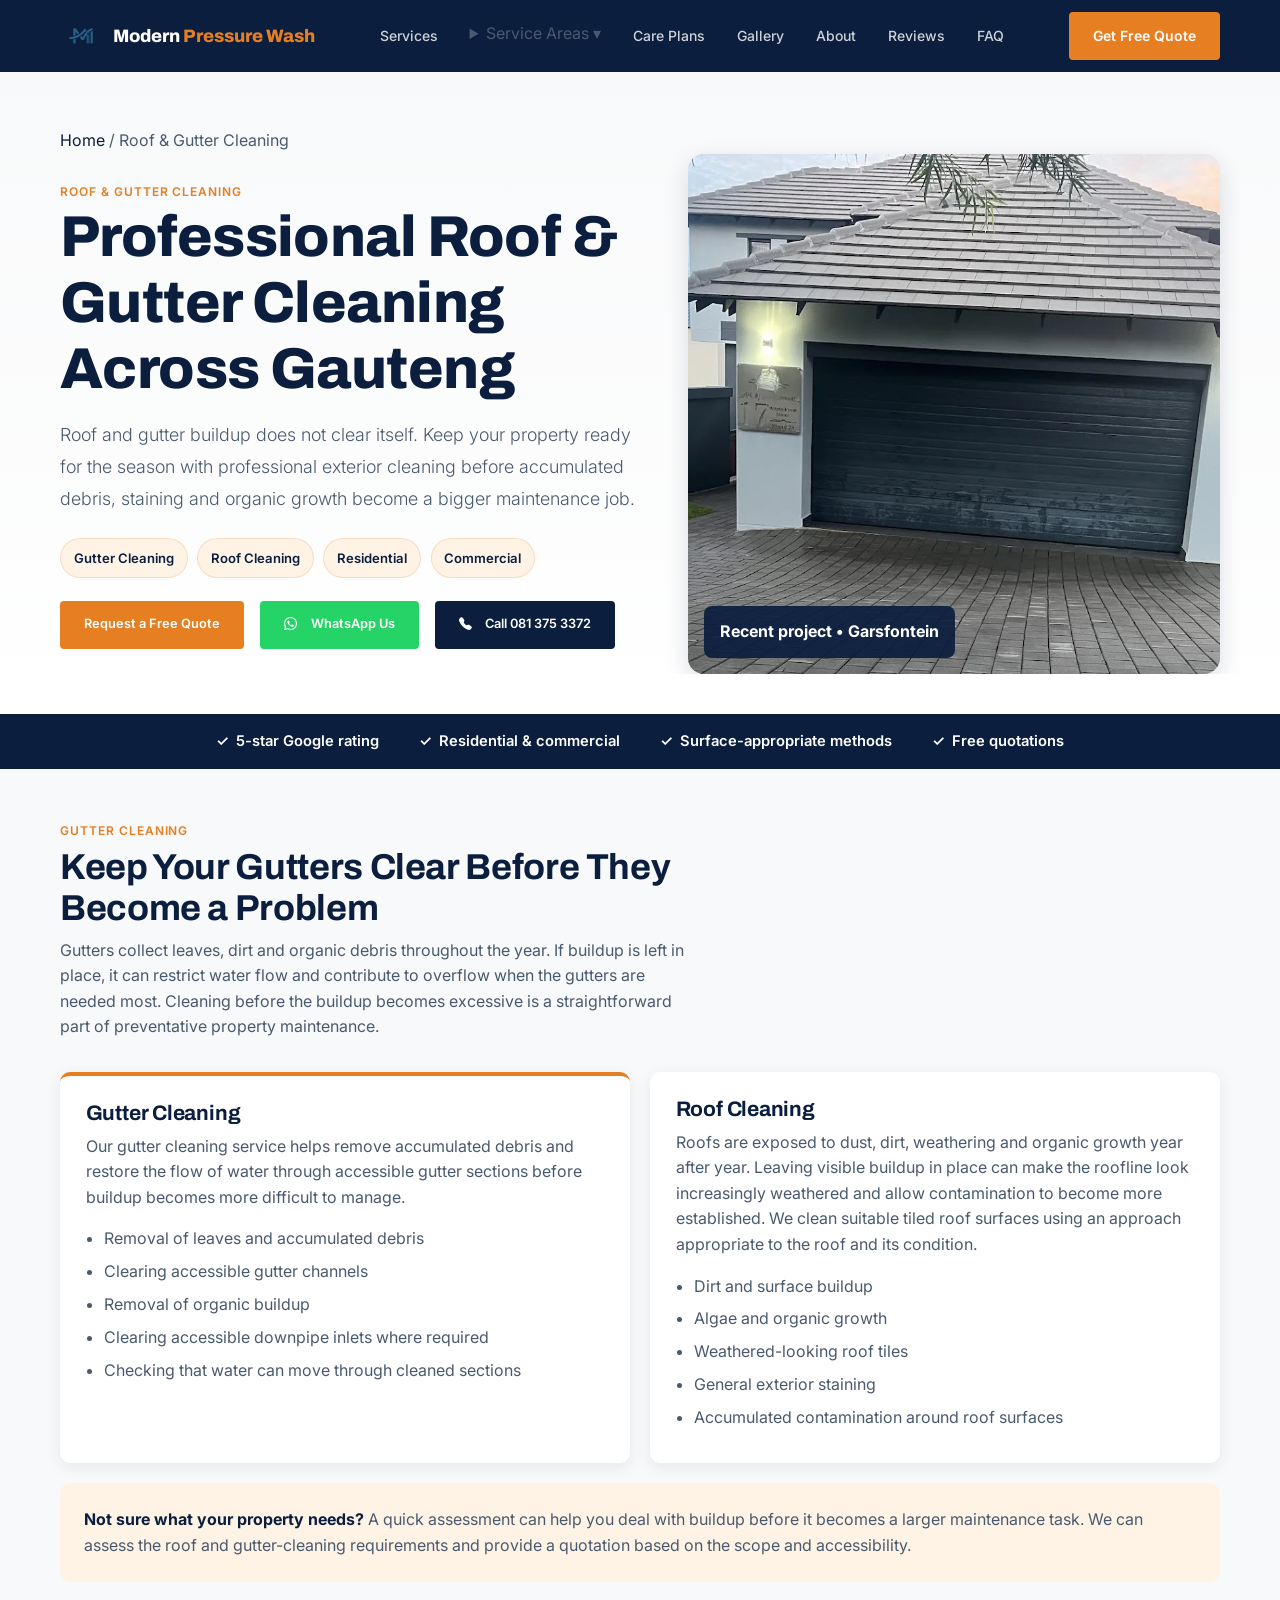
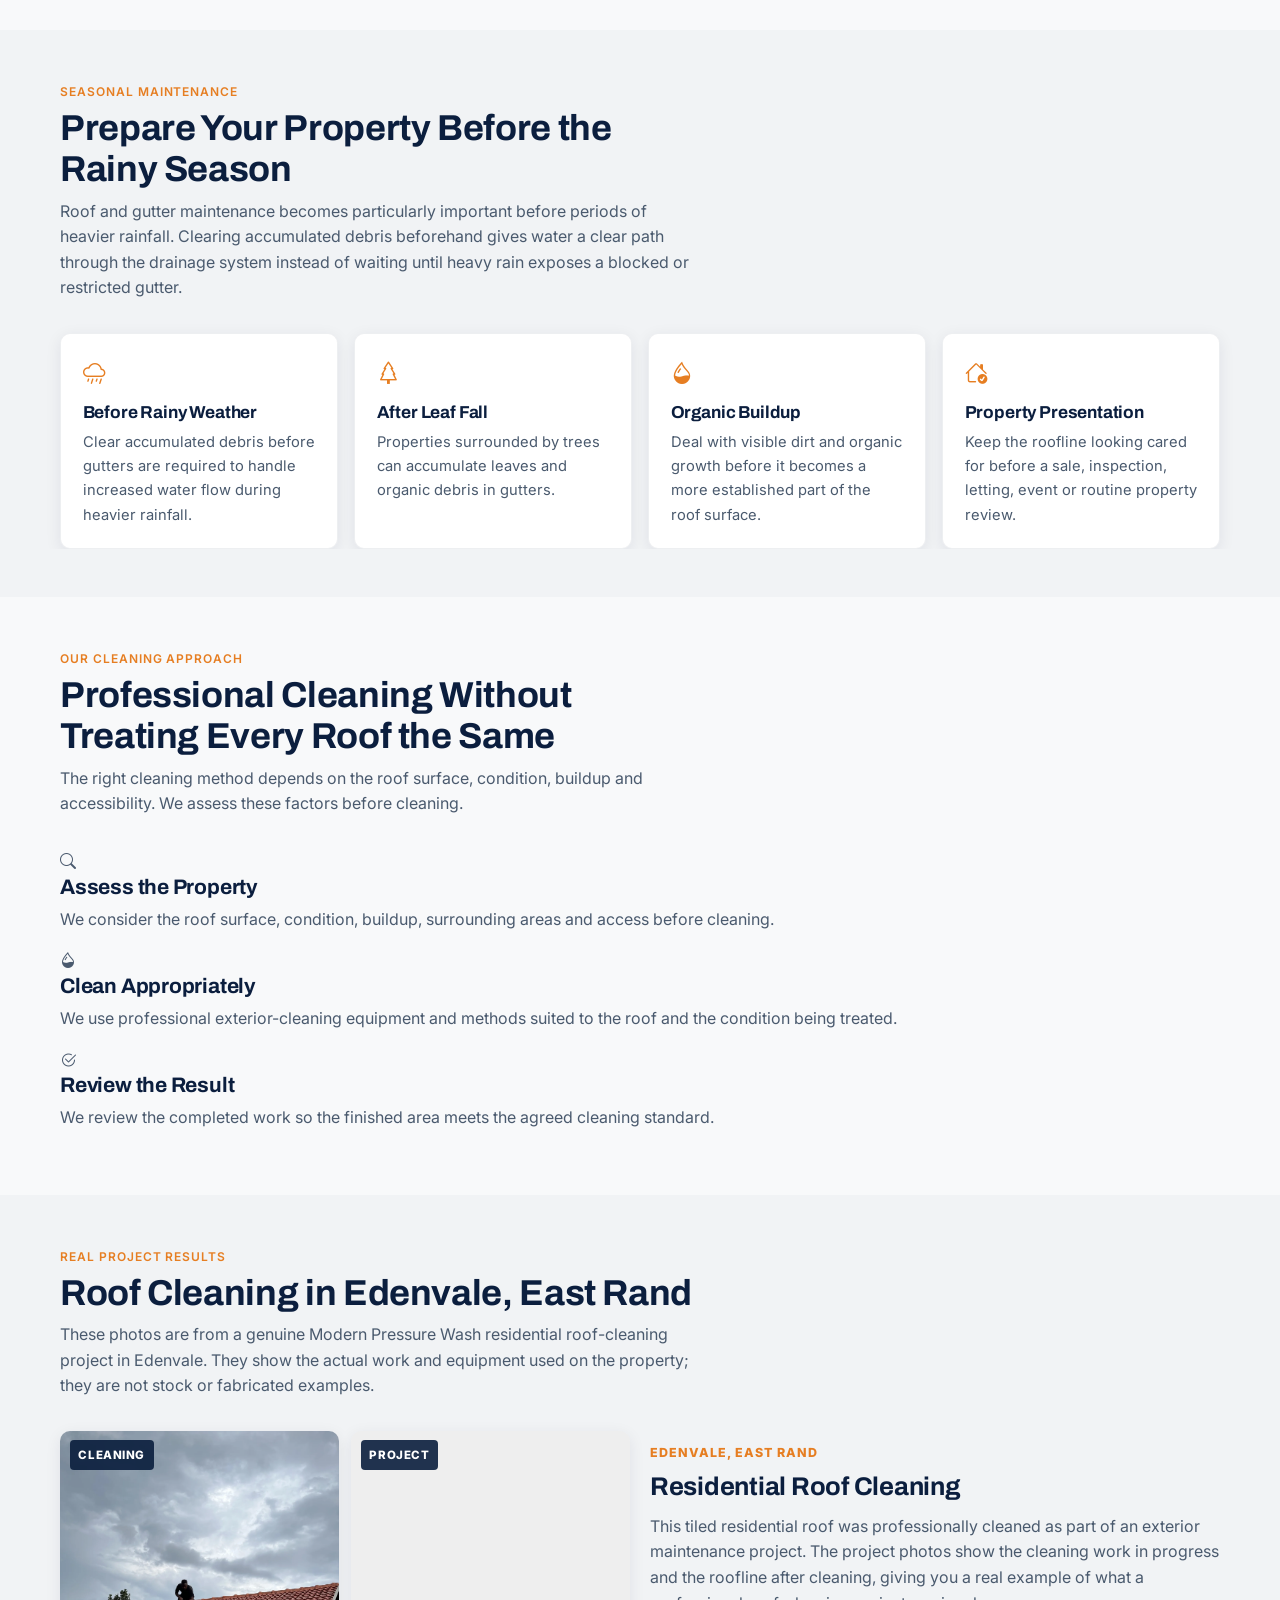
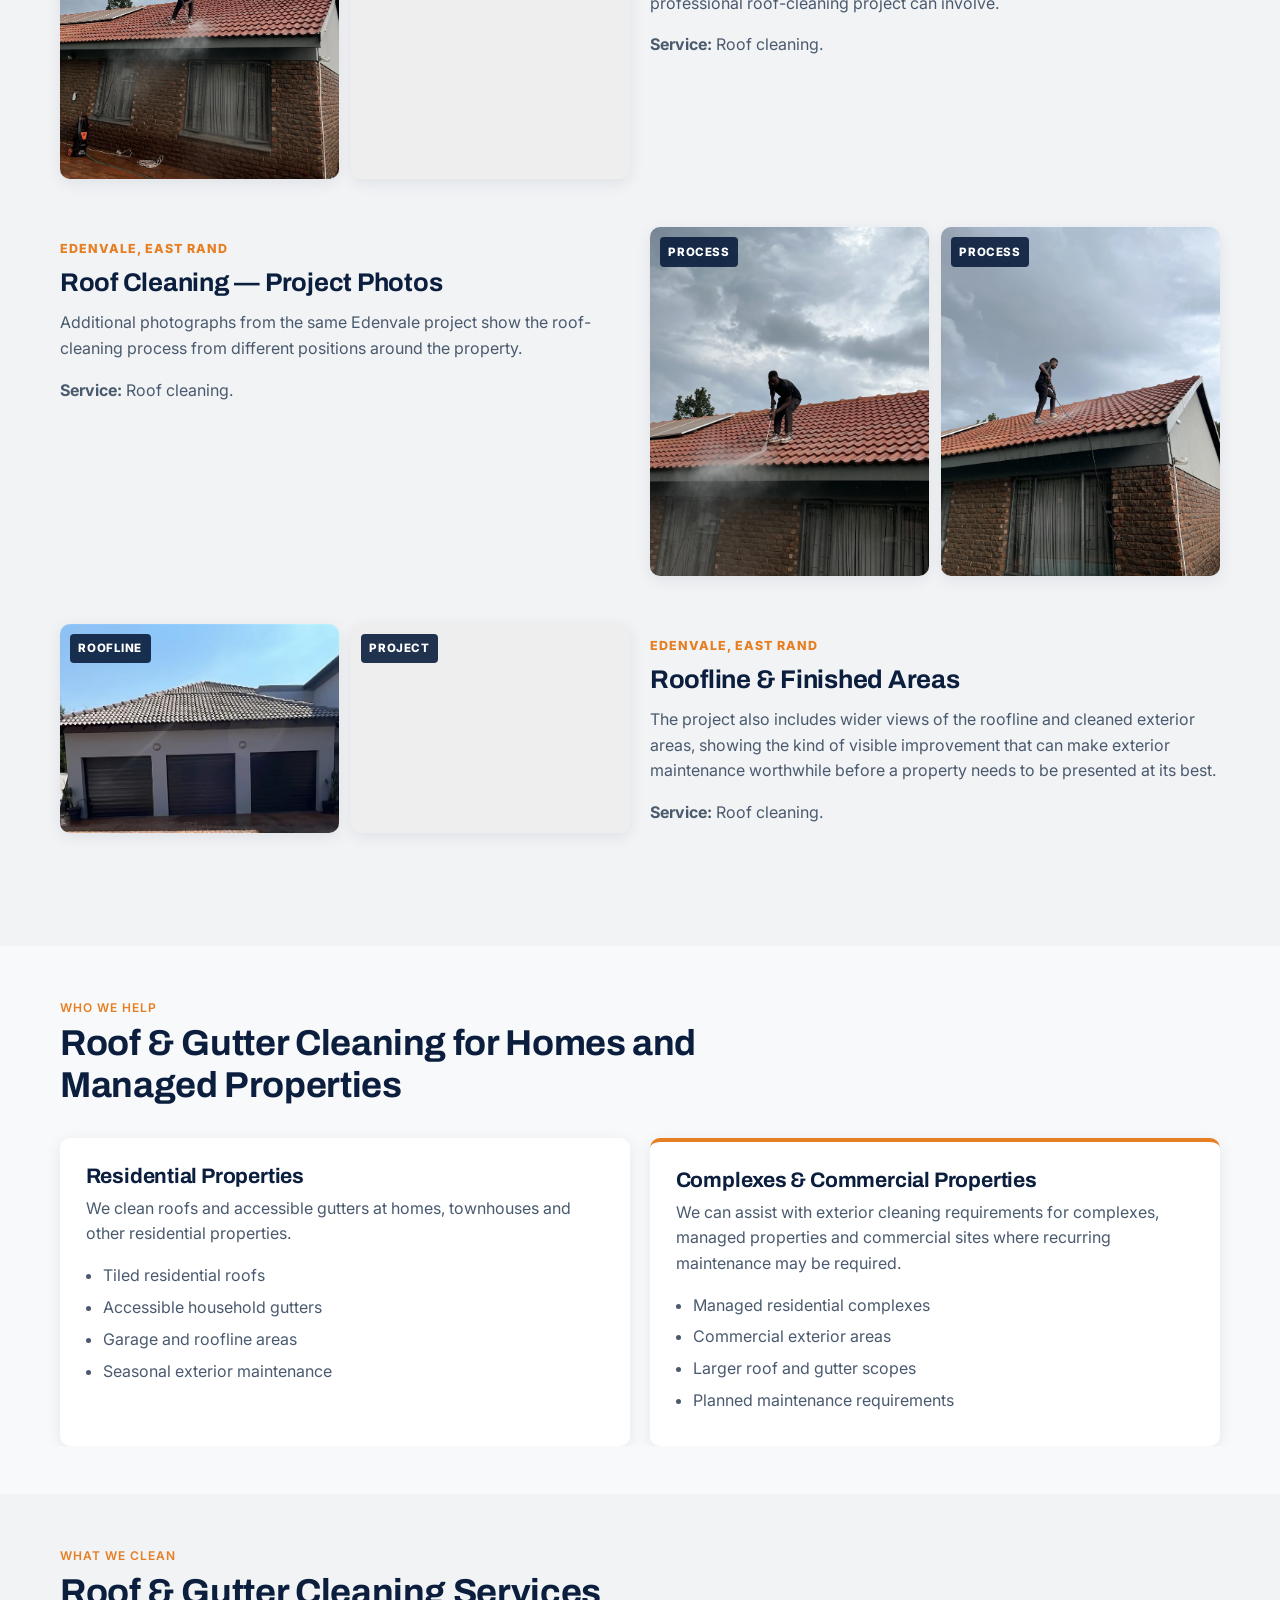
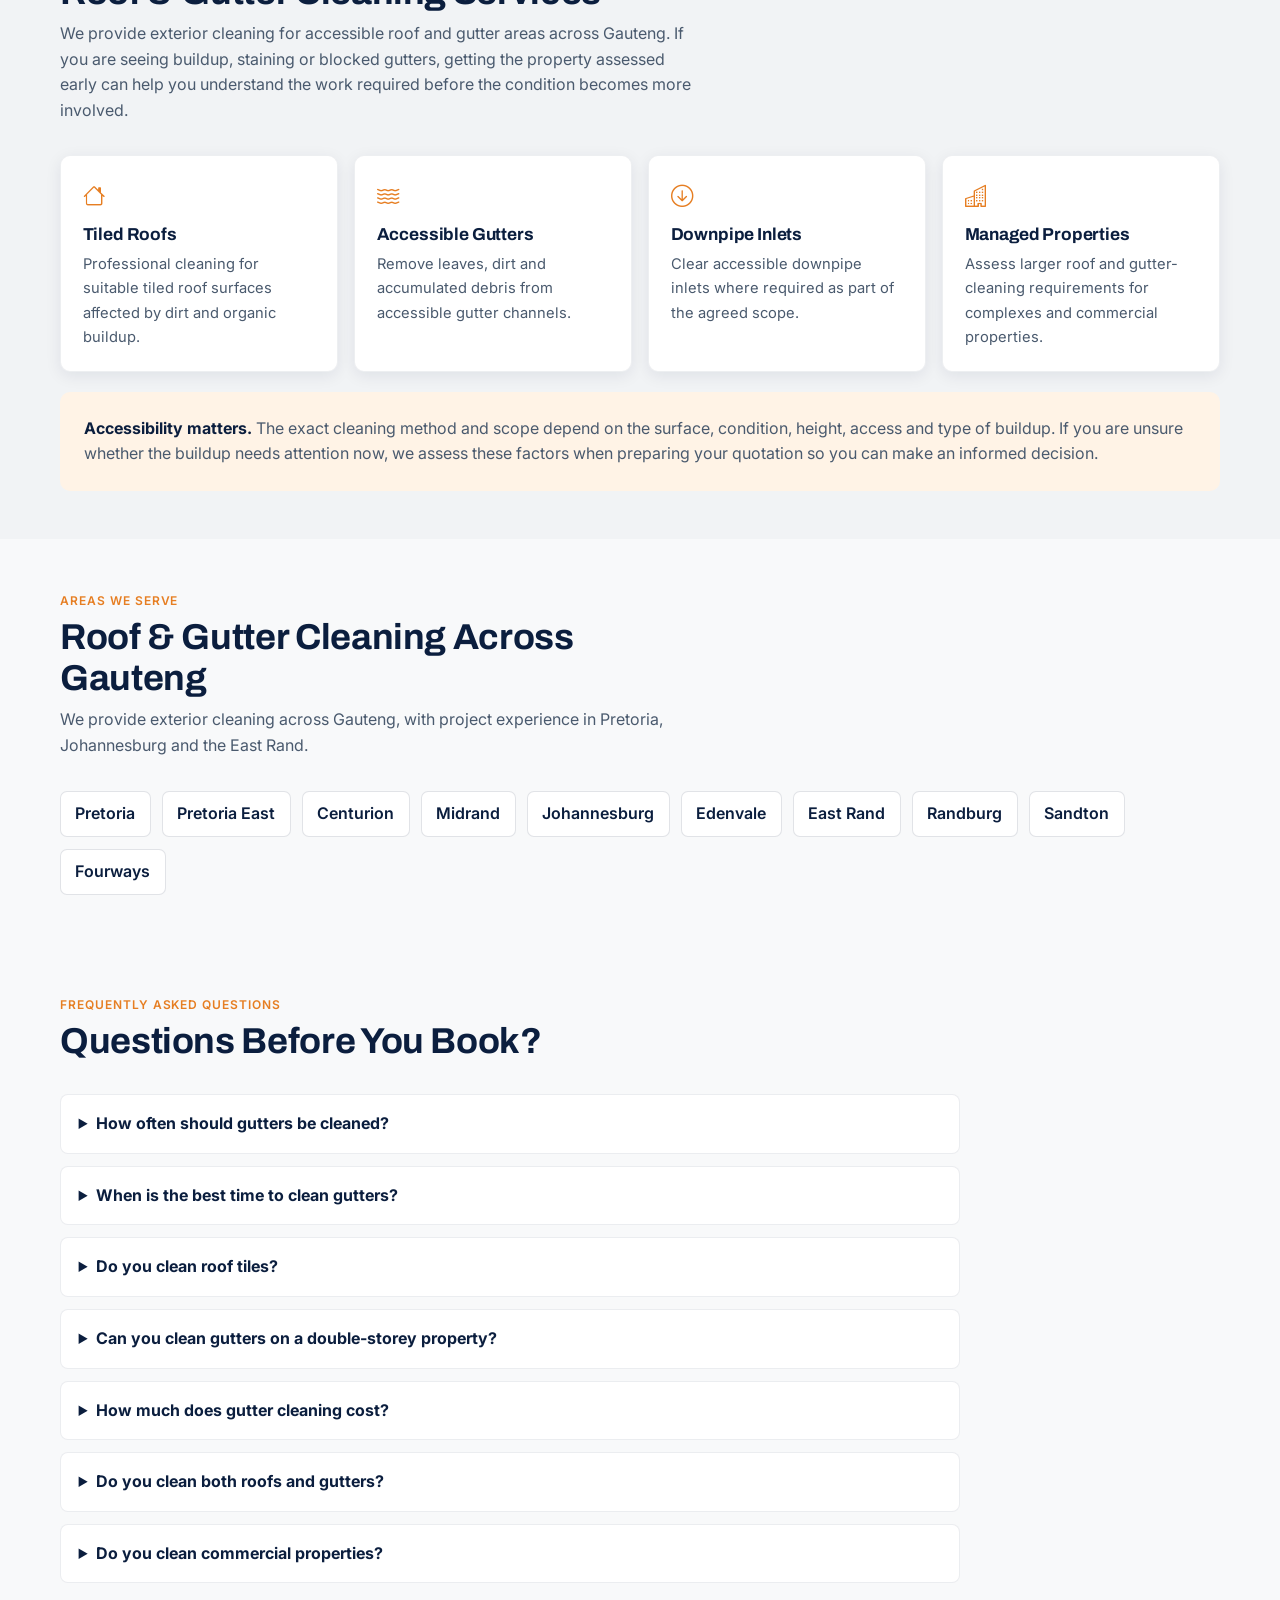
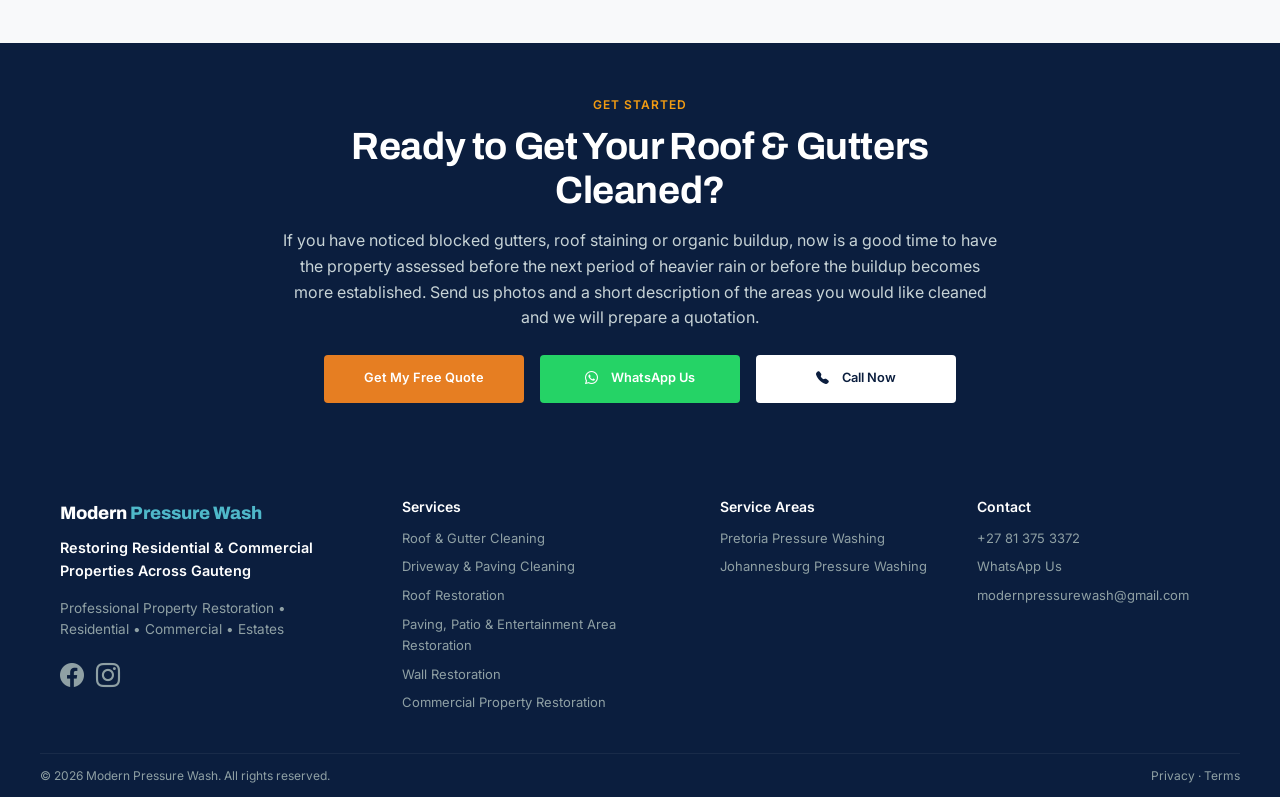
<file: roof-gutter-cleaning/index.html>
<!DOCTYPE html>
<html lang="en">
<head>
<meta charset="UTF-8" />
<meta name="viewport" content="width=device-width, initial-scale=1.0" />
<title>Roof &amp; Gutter Cleaning Gauteng | Modern Pressure Wash</title>
<meta name="description" content="Professional roof and gutter cleaning across Gauteng. Remove dirt, leaves, algae and organic buildup with appropriate exterior cleaning methods. Request a free quote." />
<meta name="robots" content="index, follow" />
<link rel="canonical" href="https://www.modernpressurewash.co.za/roof-gutter-cleaning/" />
<meta property="og:title" content="Roof &amp; Gutter Cleaning Gauteng | Modern Pressure Wash" />
<meta property="og:description" content="Professional roof and gutter cleaning across Gauteng for homes, complexes and commercial properties." />
<meta property="og:type" content="website" />
<meta property="og:url" content="https://www.modernpressurewash.co.za/roof-gutter-cleaning/" />
<meta property="og:image" content="https://www.modernpressurewash.co.za/roof-gutter-cleaning/images/edenvale-roof-cleaning-hero.webp" />
<meta name="twitter:card" content="summary_large_image" />
<meta name="theme-color" content="#0B1E3E" />
<link rel="icon" href="/Website Logo.png" type="image/png" />
<link rel="apple-touch-icon" href="/Website Logo.png" />
<link rel="preconnect" href="https://fonts.googleapis.com" />
<link rel="preconnect" href="https://fonts.gstatic.com" crossorigin />
<link href="https://fonts.googleapis.com/css2?family=Archivo:wght@700;800&amp;family=Inter:wght@400;500;600&amp;family=IBM+Plex+Mono:wght@500&amp;display=swap" rel="stylesheet" />
<link rel="preconnect" href="https://unpkg.com" />
<link rel="stylesheet" href="https://unpkg.com/aos@2.3.1/dist/aos.css" />
<link href="https://cdn.jsdelivr.net/npm/bootstrap@5.3.0-alpha1/dist/css/bootstrap.min.css" rel="stylesheet" />
<link rel="stylesheet" href="https://cdn.jsdelivr.net/npm/bootstrap-icons@1.11.3/font/bootstrap-icons.min.css" />
<link rel="stylesheet" href="/style.css" />
<style>
.service-hero{padding:3.5rem 0 2.5rem;background:linear-gradient(180deg,#f8f9fa 0%,#fff 100%)}
.service-hero-grid{display:grid;grid-template-columns:1.05fr .95fr;gap:2.5rem;align-items:center}
.service-hero h1{font-size:clamp(2.2rem,4.5vw,4rem);max-width:760px}
.service-hero .lead{font-size:1.12rem;line-height:1.8;max-width:720px;margin-top:1rem}
.local-tags{display:flex;flex-wrap:wrap;gap:.6rem;margin:1.4rem 0}
.local-tags span{background:var(--amber-tint);border:1px solid rgba(230,126,34,.2);padding:.55rem .8rem;border-radius:999px;color:var(--navy);font-size:.82rem;font-weight:600}
.service-hero-proof{position:relative;border-radius:16px;overflow:hidden;box-shadow:var(--shadow-lift);min-height:520px;background:#ddd}
.service-hero-proof img{width:100%;height:100%;object-fit:cover;position:absolute;inset:0}
.service-hero-proof-badge{position:absolute;left:1rem;bottom:1rem;background:rgba(11,30,62,.92);color:#fff;padding:.8rem 1rem;border-radius:8px;font-weight:700;z-index:2}
.trust-bar{background:var(--navy);color:#fff;padding:1rem 0}
.trust-row{display:flex;flex-wrap:wrap;justify-content:center;gap:1.2rem 2.5rem;font-weight:600;font-size:.92rem}
.trust-row span::before{content:'✓';color:#fff;margin-right:.45rem}
.service-intro-grid{display:grid;grid-template-columns:1fr 1fr;gap:1.25rem}
.service-intro-card{background:#fff;border-radius:10px;padding:1.6rem;box-shadow:var(--shadow)}
.service-intro-card.featured{border-top:4px solid var(--amber)}
.service-list{margin:1rem 0 0;padding-left:1.15rem}.service-list li{margin:.45rem 0;color:var(--slate-grey)}
.service-cta-box{background:var(--amber-tint);border-radius:10px;padding:1.5rem;margin-top:1.25rem}
.service-cta-box strong{color:var(--navy)}
.clean-type-grid{display:grid;grid-template-columns:repeat(4,1fr);gap:1rem}
.clean-type-card{background:#fff;border:1px solid rgba(11,30,62,.07);border-radius:10px;padding:1.35rem;box-shadow:var(--shadow);height:100%}
.clean-type-card i{display:inline-block;font-size:1.4rem;color:var(--amber);margin-bottom:.7rem}
.clean-type-card h3{font-size:1.08rem;margin:0 0 .45rem;color:var(--navy)}
.clean-type-card p{font-size:.92rem;line-height:1.65;margin:0;color:var(--slate-grey)}
.proof-project{display:grid;grid-template-columns:1fr 1fr;gap:1.25rem;align-items:start;margin-bottom:3rem}
.proof-project:nth-child(even) .proof-copy{order:2}.proof-project:nth-child(even) .proof-images{order:1}
.proof-images{display:grid;grid-template-columns:1fr 1fr;gap:.75rem}
.proof-images figure{margin:0;position:relative;border-radius:10px;overflow:hidden;background:#eee;box-shadow:var(--shadow)}
.proof-images img{width:100%;aspect-ratio:4/5;object-fit:cover}
.proof-images.landscape img{aspect-ratio:4/3}
.proof-images figcaption{position:absolute;left:.6rem;top:.6rem;background:rgba(11,30,62,.9);color:#fff;padding:.35rem .55rem;border-radius:4px;font-size:.72rem;font-weight:800;letter-spacing:.05em;text-transform:uppercase}
.proof-copy{padding:.5rem 0}.proof-copy .location{color:var(--amber);font-size:.78rem;font-weight:800;letter-spacing:.08em;text-transform:uppercase}.proof-copy h3{margin:.45rem 0 .8rem;font-size:1.6rem}
.area-cloud{display:flex;flex-wrap:wrap;gap:.7rem;margin-top:1.4rem}.area-cloud span{padding:.6rem .9rem;border:1px solid rgba(11,30,62,.12);background:#fff;border-radius:7px;font-weight:600;color:var(--navy)}
.split-audience{display:grid;grid-template-columns:1fr 1fr;gap:1.25rem}.audience-card{background:#fff;padding:1.6rem;border-radius:10px;box-shadow:var(--shadow)}.audience-card.commercial{border-top:4px solid var(--amber)}.audience-list{margin:.9rem 0 0;padding-left:1.1rem}.audience-list li{margin:.4rem 0;color:var(--slate-grey)}
.faq-local{max-width:900px}.faq-local details{background:#fff;border:1px solid rgba(11,30,62,.08);border-radius:8px;padding:1rem 1.1rem;margin-bottom:.75rem}.faq-local summary{cursor:pointer;font-weight:700;color:var(--navy)}.faq-local p{margin-top:.8rem}
.local-cta{text-align:center}.local-cta p{max-width:720px;margin:1rem auto 1.5rem}
.btn-whatsapp{background:#25D366!important;border-color:#25D366!important;color:#fff!important}.btn-whatsapp:hover,.btn-whatsapp:focus{background:#1fb958!important;border-color:#1fb958!important;color:#fff!important;transform:translateY(-1px)}
.btn-call{background:var(--navy)!important;border-color:var(--navy)!important;color:#fff!important}.btn-call:hover,.btn-call:focus{background:#122d55!important;border-color:#122d55!important;color:#fff!important;transform:translateY(-1px)}
.bg-night .btn-call{background:#fff!important;border-color:#fff!important;color:var(--navy)!important}.bg-night .btn-call:hover,.bg-night .btn-call:focus{background:#f1f3f5!important;border-color:#f1f3f5!important;color:var(--navy)!important}
@media(max-width:1050px){.clean-type-grid{grid-template-columns:repeat(2,1fr)}}
@media(max-width:900px){.service-hero-grid,.service-intro-grid,.proof-project,.split-audience{grid-template-columns:1fr}.service-hero-proof{min-height:420px}.proof-project:nth-child(even) .proof-copy,.proof-project:nth-child(even) .proof-images{order:initial}}
@media(max-width:640px){.service-hero{padding-top:2rem}.service-hero-proof{min-height:360px}.service-hero .cta-row .btn{width:100%;text-align:center}.service-intro-card{padding:1.25rem}.clean-type-grid{grid-template-columns:1fr}.clean-type-card{padding:1.2rem}.proof-images{grid-template-columns:1fr 1fr;gap:.5rem}.proof-images img{aspect-ratio:3/4}.trust-row{justify-content:flex-start;gap:.8rem}.final-cta-row{align-items:stretch}.final-cta-row .btn{width:100%;min-width:0;text-align:center}.area-cloud{gap:.5rem}.area-cloud span{padding:.5rem .7rem;font-size:.9rem}}
@media (min-width:901px){.site-footer .footer-grid{grid-template-columns:1.25fr 1.15fr .9fr 1fr;gap:38px}}
@media (max-width:520px){.site-footer .legal-bar{gap:10px;flex-wrap:wrap}}
</style>
<script async src="https://www.googletagmanager.com/gtag/js?id=G-9RQ8H6MBGZ"></script>
<script>window.dataLayer=window.dataLayer||[];function gtag(){dataLayer.push(arguments);}gtag('js',new Date());gtag('config','G-9RQ8H6MBGZ');</script>
<script type="application/ld+json">
{
  "@context":"https://schema.org",
  "@graph":[
    {"@type":"LocalBusiness","@id":"https://www.modernpressurewash.co.za/#business","name":"Modern Pressure Wash","url":"https://www.modernpressurewash.co.za/","telephone":"+27813753372","email":"modernpressurewash@gmail.com","description":"Professional residential and commercial pressure washing and exterior cleaning across Gauteng."},
    {"@type":"Service","@id":"https://www.modernpressurewash.co.za/roof-gutter-cleaning/#service","name":"Roof and Gutter Cleaning","serviceType":"Roof and gutter cleaning","provider":{"@id":"https://www.modernpressurewash.co.za/#business"},"areaServed":{"@type":"State","name":"Gauteng"},"url":"https://www.modernpressurewash.co.za/roof-gutter-cleaning/","image":"https://www.modernpressurewash.co.za/roof-gutter-cleaning/images/edenvale-roof-cleaning-hero.webp"},
    {"@type":"WebPage","@id":"https://www.modernpressurewash.co.za/roof-gutter-cleaning/#webpage","url":"https://www.modernpressurewash.co.za/roof-gutter-cleaning/","name":"Roof & Gutter Cleaning Gauteng | Modern Pressure Wash","description":"Professional roof and gutter cleaning across Gauteng for residential, complex and commercial properties.","about":{"@id":"https://www.modernpressurewash.co.za/roof-gutter-cleaning/#service"},"isPartOf":{"@id":"https://www.modernpressurewash.co.za/#business"}},
    {"@type":"BreadcrumbList","itemListElement":[{"@type":"ListItem","position":1,"name":"Home","item":"https://www.modernpressurewash.co.za/"},{"@type":"ListItem","position":2,"name":"Roof & Gutter Cleaning","item":"https://www.modernpressurewash.co.za/roof-gutter-cleaning/"}]},
    {"@type":"FAQPage","mainEntity":[
      {"@type":"Question","name":"How often should gutters be cleaned?","acceptedAnswer":{"@type":"Answer","text":"The appropriate frequency depends on the property's surroundings, particularly trees and the amount of debris entering the gutters. Properties surrounded by trees may require more frequent cleaning."}},
      {"@type":"Question","name":"When is the best time to clean gutters?","acceptedAnswer":{"@type":"Answer","text":"Cleaning before periods of heavier rainfall can help remove accumulated debris before gutters are required to handle increased water flow."}},
      {"@type":"Question","name":"Do you clean roof tiles?","acceptedAnswer":{"@type":"Answer","text":"Yes. We provide roof cleaning for suitable tiled roof surfaces, using an approach appropriate to the roof and its condition."}},
      {"@type":"Question","name":"Can you clean gutters on a double-storey property?","acceptedAnswer":{"@type":"Answer","text":"We can assess the property and determine whether the gutters are safely and practically accessible with the equipment available for the project."}},
      {"@type":"Question","name":"How much does gutter cleaning cost?","acceptedAnswer":{"@type":"Answer","text":"The cost depends on factors such as property size, gutter length, height, accessibility, condition and the amount of debris present. We provide quotations based on the property and required scope."}},
      {"@type":"Question","name":"Do you clean both roofs and gutters?","acceptedAnswer":{"@type":"Answer","text":"Yes. Roof and gutter cleaning can be quoted together where both services are required."}},
      {"@type":"Question","name":"Do you clean commercial properties?","acceptedAnswer":{"@type":"Answer","text":"Yes. We provide exterior cleaning for residential and commercial properties, with the scope assessed according to the property and required work."}}
    ]}
  ]
}
</script>
</head>
<body>
<a href="#main-content" class="skip-link">Skip to main content</a>
<div class="nav-overlay" id="nav-overlay"></div>
<header class="site-header" role="banner">
  <div class="header-inner">
    <a href="/" class="logo-link" aria-label="Modern Pressure Wash – Home"><img src="/Website Logo.png" alt="Modern Pressure Wash Logo" class="logo-img" loading="lazy" width="45" height="45" /><span class="logo-text">Modern <span>Pressure Wash</span></span></a>
    <nav class="main-nav" id="main-nav" aria-label="Main navigation">
      <button class="nav-close" id="nav-close" aria-label="Close menu"><svg width="24" height="24" viewBox="0 0 24 24" fill="none" stroke="currentColor" aria-hidden="true"><line x1="18" y1="6" x2="6" y2="18" /><line x1="6" y1="6" x2="18" y2="18" /></svg></button>
      <a href="/#services">Services</a>
      <details class="nav-dropdown"><summary>Service Areas <span class="nav-dropdown-arrow" aria-hidden="true">▾</span></summary><div class="nav-dropdown-menu"><a href="/pressure-washing-pretoria/">Pretoria</a><a href="/pressure-washing-johannesburg/">Johannesburg</a></div></details>
      <a href="/#care-plans">Care Plans</a><a href="/#gallery">Gallery</a><a href="/#about">About</a><a href="/#reviews">Reviews</a><a href="/#faq">FAQ</a>
      <div class="mobile-nav-cta"><a href="/privacy.html" class="btn btn-outline">Privacy</a><a href="https://crm.modernpressurewash.co.za/get-quote" target="_blank" rel="noopener" class="btn btn-primary">Get Free Quote</a></div>
    </nav>
    <div class="header-cta"><a href="https://crm.modernpressurewash.co.za/get-quote" target="_blank" rel="noopener" class="btn btn-primary">Get Free Quote</a><button class="menu-toggle" id="menu-toggle" aria-label="Toggle navigation" aria-expanded="false" aria-controls="main-nav"><svg width="24" height="24" viewBox="0 0 24 24" fill="none" stroke="currentColor" aria-hidden="true"><line x1="3" y1="6" x2="21" y2="6" /><line x1="3" y1="12" x2="21" y2="12" /><line x1="3" y1="18" x2="21" y2="18" /></svg></button></div>
  </div>
</header>
<main id="main-content">
<section class="service-hero" id="hero"><div class="wrap"><div class="breadcrumb-local"><a href="/">Home</a> / Roof &amp; Gutter Cleaning</div><div class="service-hero-grid">
  <div data-aos="fade-right"><span class="eyebrow">Roof &amp; Gutter Cleaning</span><h1>Professional Roof &amp; Gutter Cleaning Across Gauteng</h1><p class="lead">Roof and gutter buildup does not clear itself. Keep your property ready for the season with professional exterior cleaning before accumulated debris, staining and organic growth become a bigger maintenance job.</p><div class="local-tags"><span>Gutter Cleaning</span><span>Roof Cleaning</span><span>Residential</span><span>Commercial</span></div><div class="cta-row"><a href="https://crm.modernpressurewash.co.za/get-quote" target="_blank" rel="noopener" class="btn btn-primary">Request a Free Quote</a><a href="https://wa.link/3y4c6d" target="_blank" rel="noopener" onclick="gtag('event','whatsapp_click',{'send_to':'G-9RQ8H6MBGZ'});" class="btn btn-whatsapp"><i class="bi bi-whatsapp" style="margin-right:.35rem"></i>WhatsApp Us</a><a href="tel:+27813753372" onclick="gtag('event','phone_click',{'send_to':'G-9RQ8H6MBGZ'});" class="btn btn-call"><i class="bi bi-telephone-fill" style="margin-right:.35rem"></i>Call 081 375 3372</a></div></div>
  <div class="service-hero-proof" data-aos="fade-left"><img src="/roof-gutter-cleaning/images/edenvale-roof-cleaning-hero.webp" alt="Residential tiled roof after roof cleaning in Edenvale, East Rand" width="1521" height="792" fetchpriority="high" decoding="async" /><div class="service-hero-proof-badge">Recent project • Garsfontein</div></div>
</div></div></section>
<div class="trust-bar"><div class="wrap"><div class="trust-row"><span>5-star Google rating</span><span>Residential &amp; commercial</span><span>Surface-appropriate methods</span><span>Free quotations</span></div></div></div>
<section><div class="wrap"><div class="section-head" data-aos="fade-up"><span class="eyebrow">Gutter Cleaning</span><h2>Keep Your Gutters Clear Before They Become a Problem</h2><p>Gutters collect leaves, dirt and organic debris throughout the year. If buildup is left in place, it can restrict water flow and contribute to overflow when the gutters are needed most. Cleaning before the buildup becomes excessive is a straightforward part of preventative property maintenance.</p></div><div class="service-intro-grid"><article class="service-intro-card featured"><h3>Gutter Cleaning</h3><p>Our gutter cleaning service helps remove accumulated debris and restore the flow of water through accessible gutter sections before buildup becomes more difficult to manage.</p><ul class="service-list"><li>Removal of leaves and accumulated debris</li><li>Clearing accessible gutter channels</li><li>Removal of organic buildup</li><li>Clearing accessible downpipe inlets where required</li><li>Checking that water can move through cleaned sections</li></ul></article><article class="service-intro-card"><h3>Roof Cleaning</h3><p>Roofs are exposed to dust, dirt, weathering and organic growth year after year. Leaving visible buildup in place can make the roofline look increasingly weathered and allow contamination to become more established. We clean suitable tiled roof surfaces using an approach appropriate to the roof and its condition.</p><ul class="service-list"><li>Dirt and surface buildup</li><li>Algae and organic growth</li><li>Weathered-looking roof tiles</li><li>General exterior staining</li><li>Accumulated contamination around roof surfaces</li></ul></article></div><div class="service-cta-box"><strong>Not sure what your property needs?</strong> A quick assessment can help you deal with buildup before it becomes a larger maintenance task. We can assess the roof and gutter-cleaning requirements and provide a quotation based on the scope and accessibility.</div></div></section>
<section id="why-clean" class="bg-tint"><div class="wrap"><div class="section-head" data-aos="fade-up"><span class="eyebrow">Seasonal Maintenance</span><h2>Prepare Your Property Before the Rainy Season</h2><p>Roof and gutter maintenance becomes particularly important before periods of heavier rainfall. Clearing accumulated debris beforehand gives water a clear path through the drainage system instead of waiting until heavy rain exposes a blocked or restricted gutter.</p></div><div class="clean-type-grid" data-aos="fade-up"><article class="clean-type-card"><i class="bi bi-cloud-rain" aria-hidden="true"></i><h3>Before Rainy Weather</h3><p>Clear accumulated debris before gutters are required to handle increased water flow during heavier rainfall.</p></article><article class="clean-type-card"><i class="bi bi-tree" aria-hidden="true"></i><h3>After Leaf Fall</h3><p>Properties surrounded by trees can accumulate leaves and organic debris in gutters.</p></article><article class="clean-type-card"><i class="bi bi-droplet-half" aria-hidden="true"></i><h3>Organic Buildup</h3><p>Deal with visible dirt and organic growth before it becomes a more established part of the roof surface.</p></article><article class="clean-type-card"><i class="bi bi-house-check" aria-hidden="true"></i><h3>Property Presentation</h3><p>Keep the roofline looking cared for before a sale, inspection, letting, event or routine property review.</p></article></div></div></section>
<section><div class="wrap"><div class="section-head" data-aos="fade-up"><span class="eyebrow">Our Cleaning Approach</span><h2>Professional Cleaning Without Treating Every Roof the Same</h2><p>The right cleaning method depends on the roof surface, condition, buildup and accessibility. We assess these factors before cleaning.</p></div><div class="service-local-grid"><article class="service-local-card"><i class="bi bi-search"></i><h3>Assess the Property</h3><p>We consider the roof surface, condition, buildup, surrounding areas and access before cleaning.</p></article><article class="service-local-card"><i class="bi bi-droplet-half"></i><h3>Clean Appropriately</h3><p>We use professional exterior-cleaning equipment and methods suited to the roof and the condition being treated.</p></article><article class="service-local-card"><i class="bi bi-check2-circle"></i><h3>Review the Result</h3><p>We review the completed work so the finished area meets the agreed cleaning standard.</p></article></div></div></section>
<section id="projects" class="bg-tint"><div class="wrap"><div class="section-head" data-aos="fade-up"><span class="eyebrow">Real Project Results</span><h2>Roof Cleaning in Edenvale, East Rand</h2><p>These photos are from a genuine Modern Pressure Wash residential roof-cleaning project in Edenvale. They show the actual work and equipment used on the property; they are not stock or fabricated examples.</p></div>
<article class="proof-project" data-aos="fade-up"><div class="proof-copy"><span class="location">Edenvale, East Rand</span><h3>Residential Roof Cleaning</h3><p>This tiled residential roof was professionally cleaned as part of an exterior maintenance project. The project photos show the cleaning work in progress and the roofline after cleaning, giving you a real example of what a professional roof-cleaning project can involve.</p><p><strong>Service:</strong> Roof cleaning.</p></div><div class="proof-images"><figure><img src="/roof-gutter-cleaning/images/edenvale-roof-cleaning-process-1.webp" alt="Roof cleaning work in progress on a residential tiled roof in Edenvale" loading="lazy" decoding="async" width="1521" height="2028" /><figcaption>Cleaning</figcaption></figure><figure><img src="/roof-gutter-cleaning/images/edenvale-roof-cleaning-process-2.webp" alt="Professional roof cleaning work on a residential property in Edenvale" loading="lazy" decoding="async" width="1521" height="2028" /><figcaption>Project</figcaption></figure></div></article>
<article class="proof-project" data-aos="fade-up"><div class="proof-copy"><span class="location">Edenvale, East Rand</span><h3>Roof Cleaning — Project Photos</h3><p>Additional photographs from the same Edenvale project show the roof-cleaning process from different positions around the property.</p><p><strong>Service:</strong> Roof cleaning.</p></div><div class="proof-images"><figure><img src="/roof-gutter-cleaning/images/edenvale-roof-cleaning-process-3.webp" alt="Roof cleaning process on tiled roof in Edenvale East Rand" loading="lazy" decoding="async" width="1521" height="2028" /><figcaption>Process</figcaption></figure><figure><img src="/roof-gutter-cleaning/images/edenvale-roof-cleaning-process-4.webp" alt="Roof cleaning equipment and work on a residential tiled roof in Edenvale" loading="lazy" decoding="async" width="1521" height="2028" /><figcaption>Process</figcaption></figure></div></article>
<article class="proof-project" data-aos="fade-up"><div class="proof-copy"><span class="location">Edenvale, East Rand</span><h3>Roofline &amp; Finished Areas</h3><p>The project also includes wider views of the roofline and cleaned exterior areas, showing the kind of visible improvement that can make exterior maintenance worthwhile before a property needs to be presented at its best.</p><p><strong>Service:</strong> Roof cleaning.</p></div><div class="proof-images landscape"><figure><img src="/roof-gutter-cleaning/images/edenvale-roof-cleaning-roofline.webp" alt="Wide roofline view from a residential roof-cleaning project in Edenvale" loading="lazy" decoding="async" width="1521" height="463" /><figcaption>Roofline</figcaption></figure><figure><img src="/roof-gutter-cleaning/images/edenvale-roof-cleaning-process-5.webp" alt="Residential tiled roof during a professional cleaning project in Edenvale" loading="lazy" decoding="async" width="1521" height="2028" /><figcaption>Project</figcaption></figure></div></article>
</div></section>
<section><div class="wrap"><div class="section-head"><span class="eyebrow">Who We Help</span><h2>Roof &amp; Gutter Cleaning for Homes and Managed Properties</h2></div><div class="split-audience"><article class="audience-card"><h3>Residential Properties</h3><p>We clean roofs and accessible gutters at homes, townhouses and other residential properties.</p><ul class="audience-list"><li>Tiled residential roofs</li><li>Accessible household gutters</li><li>Garage and roofline areas</li><li>Seasonal exterior maintenance</li></ul></article><article class="audience-card commercial"><h3>Complexes &amp; Commercial Properties</h3><p>We can assist with exterior cleaning requirements for complexes, managed properties and commercial sites where recurring maintenance may be required.</p><ul class="audience-list"><li>Managed residential complexes</li><li>Commercial exterior areas</li><li>Larger roof and gutter scopes</li><li>Planned maintenance requirements</li></ul></article></div></div></section>
<section id="what-we-clean" class="bg-tint"><div class="wrap"><div class="section-head" data-aos="fade-up"><span class="eyebrow">What We Clean</span><h2>Roof &amp; Gutter Cleaning Services</h2><p>We provide exterior cleaning for accessible roof and gutter areas across Gauteng. If you are seeing buildup, staining or blocked gutters, getting the property assessed early can help you understand the work required before the condition becomes more involved.</p></div><div class="clean-type-grid" data-aos="fade-up"><article class="clean-type-card"><i class="bi bi-house" aria-hidden="true"></i><h3>Tiled Roofs</h3><p>Professional cleaning for suitable tiled roof surfaces affected by dirt and organic buildup.</p></article><article class="clean-type-card"><i class="bi bi-water" aria-hidden="true"></i><h3>Accessible Gutters</h3><p>Remove leaves, dirt and accumulated debris from accessible gutter channels.</p></article><article class="clean-type-card"><i class="bi bi-arrow-down-circle" aria-hidden="true"></i><h3>Downpipe Inlets</h3><p>Clear accessible downpipe inlets where required as part of the agreed scope.</p></article><article class="clean-type-card"><i class="bi bi-buildings" aria-hidden="true"></i><h3>Managed Properties</h3><p>Assess larger roof and gutter-cleaning requirements for complexes and commercial properties.</p></article></div><div class="service-cta-box"><strong>Accessibility matters.</strong> The exact cleaning method and scope depend on the surface, condition, height, access and type of buildup. If you are unsure whether the buildup needs attention now, we assess these factors when preparing your quotation so you can make an informed decision.</div></div></section>
<section id="areas"><div class="wrap"><div class="section-head"><span class="eyebrow">Areas We Serve</span><h2>Roof &amp; Gutter Cleaning Across Gauteng</h2><p>We provide exterior cleaning across Gauteng, with project experience in Pretoria, Johannesburg and the East Rand.</p></div><div class="area-cloud"><span>Pretoria</span><span>Pretoria East</span><span>Centurion</span><span>Midrand</span><span>Johannesburg</span><span>Edenvale</span><span>East Rand</span><span>Randburg</span><span>Sandton</span><span>Fourways</span></div></div></section>
<section id="faq"><div class="wrap"><div class="section-head"><span class="eyebrow">Frequently Asked Questions</span><h2>Questions Before You Book?</h2></div><div class="faq-local"><details><summary>How often should gutters be cleaned?</summary><p>The appropriate frequency depends on the property's surroundings, particularly trees and the amount of debris entering the gutters. Properties surrounded by trees may require more frequent cleaning.</p></details><details><summary>When is the best time to clean gutters?</summary><p>Cleaning before periods of heavier rainfall can help remove accumulated debris before gutters are required to handle increased water flow.</p></details><details><summary>Do you clean roof tiles?</summary><p>Yes. We provide roof cleaning for suitable tiled roof surfaces, using an approach appropriate to the roof and its condition.</p></details><details><summary>Can you clean gutters on a double-storey property?</summary><p>We can assess the property and determine whether the gutters are safely and practically accessible with the equipment available for the project.</p></details><details><summary>How much does gutter cleaning cost?</summary><p>The cost depends on factors such as property size, gutter length, height, accessibility, condition and the amount of debris present. We provide quotations based on the property and required scope.</p></details><details><summary>Do you clean both roofs and gutters?</summary><p>Yes. Roof and gutter cleaning can be quoted together where both services are required.</p></details><details><summary>Do you clean commercial properties?</summary><p>Yes. We provide exterior cleaning for residential and commercial properties, with the scope assessed according to the property and required work.</p></details></div></div></section>
<section class="bg-night final-cta local-cta"><div class="wrap"><span class="eyebrow">Get Started</span><h2>Ready to Get Your Roof &amp; Gutters Cleaned?</h2><p>If you have noticed blocked gutters, roof staining or organic buildup, now is a good time to have the property assessed before the next period of heavier rain or before the buildup becomes more established. Send us photos and a short description of the areas you would like cleaned and we will prepare a quotation.</p><div class="cta-row final-cta-row" style="justify-content:center"><a href="https://crm.modernpressurewash.co.za/get-quote" target="_blank" rel="noopener" class="btn btn-primary">Get My Free Quote</a><a href="https://wa.link/3y4c6d" target="_blank" rel="noopener" onclick="gtag('event','whatsapp_click',{'send_to':'G-9RQ8H6MBGZ'});" class="btn btn-whatsapp"><i class="bi bi-whatsapp" style="margin-right:.35rem"></i>WhatsApp Us</a><a href="tel:+27813753372" onclick="gtag('event','phone_click',{'send_to':'G-9RQ8H6MBGZ'});" class="btn btn-call"><i class="bi bi-telephone-fill" style="margin-right:.35rem"></i>Call Now</a></div></div></section>
</main>
<footer class="site-footer" role="contentinfo"><div class="wrap footer-grid"><div data-aos="fade-up" data-aos-duration="600"><div class="logo">Modern <span style="color:#4FB8C9;">Pressure Wash</span></div><p style="font-size:.9rem;font-weight:600;color:var(--white);">Restoring Residential &amp; Commercial Properties Across Gauteng</p><p style="font-size:.85rem;">Professional Property Restoration • Residential • Commercial • Estates</p><div style="display:flex;gap:var(--space-3);margin-top:var(--space-3);"><a href="https://www.facebook.com/modernpressurewashing/" target="_blank" rel="noopener" aria-label="Facebook" style="color:#8FA0A4;font-size:1.5rem;"><i class="bi bi-facebook"></i></a><a href="https://www.instagram.com/modernpressurewash/" target="_blank" rel="noopener" aria-label="Instagram" style="color:#8FA0A4;font-size:1.5rem;"><i class="bi bi-instagram"></i></a></div></div><div class="footer-col"><h4>Services</h4><a href="/roof-gutter-cleaning/">Roof &amp; Gutter Cleaning</a><a href="/driveway-paving-cleaning/">Driveway &amp; Paving Cleaning</a><a href="/#services">Roof Restoration</a><a href="/#services">Paving, Patio &amp; Entertainment Area Restoration</a><a href="/#services">Wall Restoration</a><a href="/#commercial">Commercial Property Restoration</a></div><div class="footer-col"><h4>Service Areas</h4><a href="/pressure-washing-pretoria/">Pretoria Pressure Washing</a><a href="/pressure-washing-johannesburg/">Johannesburg Pressure Washing</a></div><div class="footer-col"><h4>Contact</h4><a href="tel:+27813753372" onclick="gtag('event','phone_click',{'send_to':'G-9RQ8H6MBGZ'});">+27 81 375 3372</a><a href="https://wa.link/3y4c6d" target="_blank" rel="noopener" onclick="gtag('event','whatsapp_click',{'send_to':'G-9RQ8H6MBGZ'});">WhatsApp Us</a><a href="mailto:modernpressurewash@gmail.com">modernpressurewash@gmail.com</a></div></div><div class="wrap legal-bar"><span>© 2026 Modern Pressure Wash. All rights reserved.</span><span><a href="/privacy.html">Privacy</a> · <a href="#">Terms</a></span></div></footer>
<div class="sticky-mobile-cta" aria-label="Quick contact"><a href="tel:+27813753372" onclick="gtag('event','phone_click',{'send_to':'G-9RQ8H6MBGZ'});" class="btn btn-call"><i class="bi bi-telephone-fill"></i> Call</a><a href="https://wa.link/3y4c6d" target="_blank" rel="noopener" onclick="gtag('event','whatsapp_click',{'send_to':'G-9RQ8H6MBGZ'});" class="btn btn-whatsapp"><i class="bi bi-whatsapp"></i> WhatsApp</a></div>
<a href="#hero" class="back-to-top" aria-label="Back to top"><i class="bi bi-arrow-up"></i></a>
<script src="https://unpkg.com/aos@2.3.1/dist/aos.js"></script><script src="/main.js"></script>
<script>document.addEventListener('DOMContentLoaded',function(){const d=document.querySelector('.nav-dropdown');if(!d)return;document.addEventListener('click',function(e){if(d.open&&!d.contains(e.target))d.removeAttribute('open');});document.addEventListener('keydown',function(e){if(e.key==='Escape'&&d.open){d.removeAttribute('open');const summary=d.querySelector('summary');if(summary)summary.focus();}});});</script>
</body>
</html>
</file>
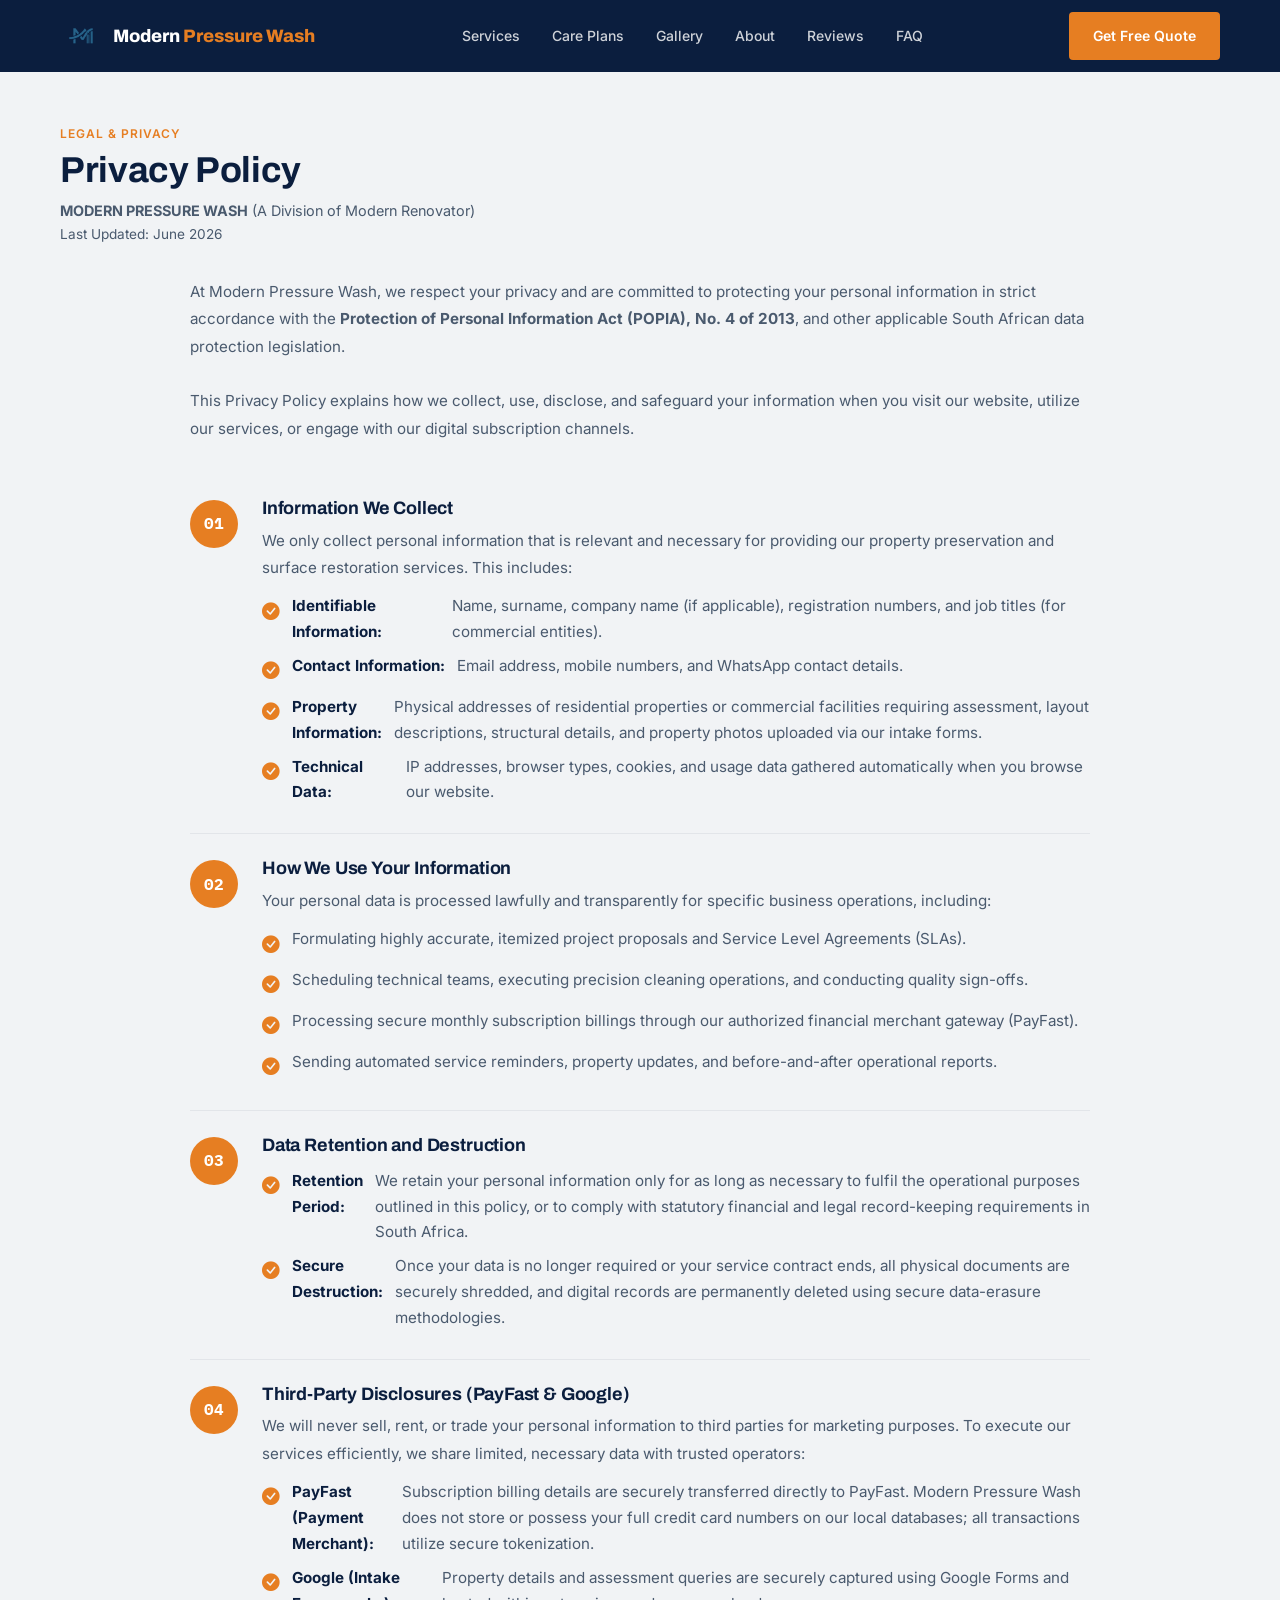
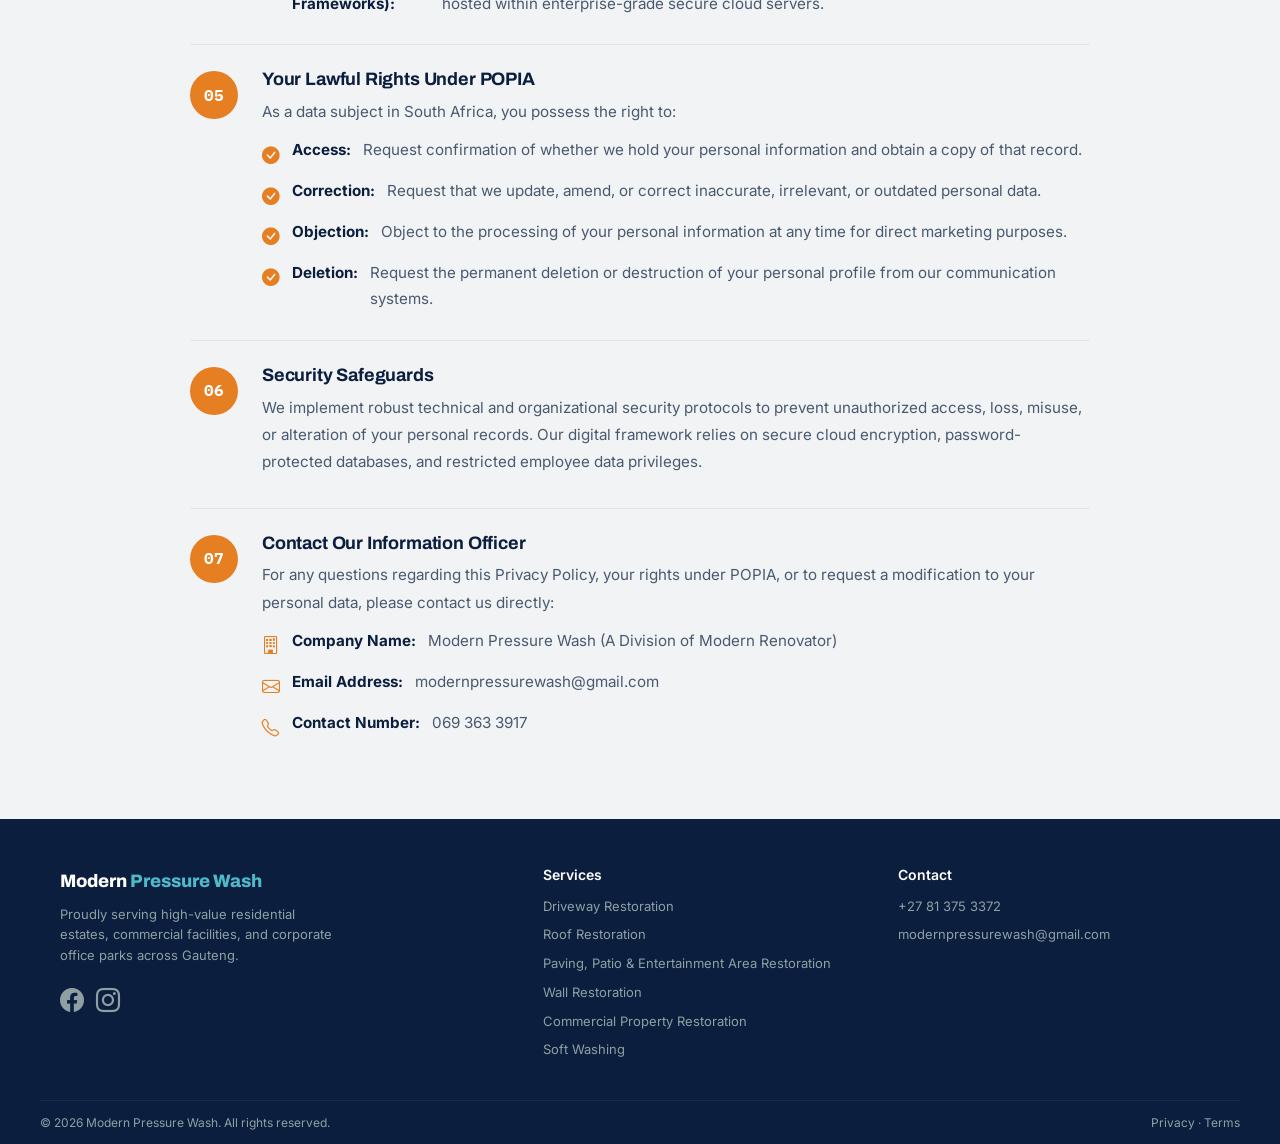
<file: privacy.html>
<!DOCTYPE html>
<html lang="en">
<head>
  <meta charset="UTF-8" />
  <meta name="viewport" content="width=device-width, initial-scale=1.0" />
  <title>Privacy Policy — Modern Pressure Wash</title>
  <meta name="description" content="Modern Pressure Wash Privacy Policy — how we protect your personal information in accordance with POPIA." />
  <link rel="canonical" href="https://www.modernpressurewash.co.za/privacy.html" />

  <!-- Favicon -->
  <link rel="icon" href="Website Logo.png" type="image/png" />
  <link rel="apple-touch-icon" href="Website Logo.png" />

  <!-- Fonts -->
  <link rel="preconnect" href="https://fonts.googleapis.com" />
  <link rel="preconnect" href="https://fonts.gstatic.com" crossorigin />
  <link href="https://fonts.googleapis.com/css2?family=Archivo:wght@700;800&family=Inter:wght@400;500;600&family=IBM+Plex+Mono:wght@500&display=swap" rel="stylesheet" />

  <!-- AOS Animation Library -->
  <link rel="stylesheet" href="https://unpkg.com/aos@2.3.1/dist/aos.css" />

  <!-- Bootstrap & Icons -->
  <link href="https://cdn.jsdelivr.net/npm/bootstrap@5.3.0-alpha1/dist/css/bootstrap.min.css" rel="stylesheet" />
  <link rel="stylesheet" href="https://cdn.jsdelivr.net/npm/bootstrap-icons@1.11.3/font/bootstrap-icons.min.css" />

  <!-- Styles -->
  <link rel="stylesheet" href="style.css" />

  <!-- Google tag (gtag.js) – GA4 -->
  <script async src="https://www.googletagmanager.com/gtag/js?id=G-9RQ8H6MBGZ"></script>
  <script>
    window.dataLayer = window.dataLayer || [];
    function gtag(){dataLayer.push(arguments);}
    gtag('js', new Date());
    gtag('config', 'G-WBZHH4VRYP');
  </script>
</head>
<body>

  <!-- ===== OVERLAY ===== -->
  <div class="nav-overlay" id="nav-overlay"></div>

  <!-- ===== HEADER ===== -->
  <header class="site-header" role="banner">
    <div class="header-inner">
      <a href="/" class="logo-link" aria-label="Modern Pressure Wash – Home">
        <img src="Website Logo.png" alt="Modern Pressure Wash Logo" class="logo-img" loading="lazy" width="45" height="45" />
        <span class="logo-text">Modern <span>Pressure Wash</span></span>
      </a>
      <nav class="main-nav" id="main-nav" aria-label="Main navigation">
        <button class="nav-close" id="nav-close" aria-label="Close menu">
          <svg width="24" height="24" viewBox="0 0 24 24" fill="none" stroke="currentColor" stroke-width="2" aria-hidden="true">
            <line x1="18" y1="6" x2="6" y2="18" />
            <line x1="6" y1="6" x2="18" y2="18" />
          </svg>
        </button>
        <!-- Navigation links (same as main page) -->
        <a href="index.html#services">Services</a>
        <a href="index.html#care-plans">Care Plans</a>
        <a href="index.html#gallery">Gallery</a>
        <a href="index.html#about">About</a>
        <a href="index.html#reviews">Reviews</a>
        <a href="index.html#faq">FAQ</a>
        <!-- Get Free Quote button – full width on mobile, matches main page -->
        <a href="https://wa.link/3y4c6d" target="_blank" class="btn btn-primary nav-cta" style="margin-top: 0.5rem;">Get Free Quote</a>
      </nav>
      <div class="header-cta">
        <a href="https://wa.link/3y4c6d" target="_blank" class="btn btn-primary desktop-only">Get Free Quote</a>
        <button class="menu-toggle" id="menu-toggle" aria-label="Toggle navigation" aria-expanded="false" aria-controls="main-nav">
          <svg width="24" height="24" viewBox="0 0 24 24" fill="none" stroke="currentColor" stroke-width="2" aria-hidden="true">
            <line x1="3" y1="6" x2="21" y2="6" />
            <line x1="3" y1="12" x2="21" y2="12" />
            <line x1="3" y1="18" x2="21" y2="18" />
          </svg>
        </button>
      </div>
    </div>
  </header>

  <main>
    <!-- ===== PRIVACY POLICY CONTENT ===== -->
    <section id="privacy" class="bg-tint" aria-labelledby="privacy-title">
      <div class="wrap">
        <div class="section-head" data-aos="fade-up" data-aos-duration="700">
          <span class="eyebrow">Legal & Privacy</span>
          <h2 id="privacy-title">Privacy Policy</h2>
          <p style="font-size: 0.9rem; color: var(--slate-grey);">
            <strong>MODERN PRESSURE WASH</strong> (A Division of Modern Renovator)<br />
            <span style="font-size: 0.85rem;">Last Updated: June 2026</span>
          </p>
        </div>

        <div class="privacy-content" data-aos="fade-up" data-aos-duration="800">
          <p style="font-size: 0.95rem; line-height: 1.8; color: var(--slate-grey); max-width: 900px; margin-bottom: var(--space-6);">
            At Modern Pressure Wash, we respect your privacy and are committed to protecting your personal information in strict accordance with the <strong>Protection of Personal Information Act (POPIA), No. 4 of 2013</strong>, and other applicable South African data protection legislation.
            <br /><br />
            This Privacy Policy explains how we collect, use, disclose, and safeguard your information when you visit our website, utilize our services, or engage with our digital subscription channels.
          </p>

          <!-- 1. INFORMATION WE COLLECT -->
          <div class="privacy-block" data-aos="fade-up" data-aos-duration="600" data-aos-delay="0">
            <div class="privacy-number" aria-hidden="true">01</div>
            <div class="privacy-body">
              <h3>Information We Collect</h3>
              <p>We only collect personal information that is relevant and necessary for providing our property preservation and surface restoration services. This includes:</p>
              <ul class="privacy-list">
                <li><i class="bi bi-check-circle-fill" aria-hidden="true"></i> <strong>Identifiable Information:</strong> Name, surname, company name (if applicable), registration numbers, and job titles (for commercial entities).</li>
                <li><i class="bi bi-check-circle-fill" aria-hidden="true"></i> <strong>Contact Information:</strong> Email address, mobile numbers, and WhatsApp contact details.</li>
                <li><i class="bi bi-check-circle-fill" aria-hidden="true"></i> <strong>Property Information:</strong> Physical addresses of residential properties or commercial facilities requiring assessment, layout descriptions, structural details, and property photos uploaded via our intake forms.</li>
                <li><i class="bi bi-check-circle-fill" aria-hidden="true"></i> <strong>Technical Data:</strong> IP addresses, browser types, cookies, and usage data gathered automatically when you browse our website.</li>
              </ul>
            </div>
          </div>

          <!-- 2. HOW WE USE YOUR INFORMATION -->
          <div class="privacy-block" data-aos="fade-up" data-aos-duration="600" data-aos-delay="100">
            <div class="privacy-number" aria-hidden="true">02</div>
            <div class="privacy-body">
              <h3>How We Use Your Information</h3>
              <p>Your personal data is processed lawfully and transparently for specific business operations, including:</p>
              <ul class="privacy-list">
                <li><i class="bi bi-check-circle-fill" aria-hidden="true"></i> Formulating highly accurate, itemized project proposals and Service Level Agreements (SLAs).</li>
                <li><i class="bi bi-check-circle-fill" aria-hidden="true"></i> Scheduling technical teams, executing precision cleaning operations, and conducting quality sign-offs.</li>
                <li><i class="bi bi-check-circle-fill" aria-hidden="true"></i> Processing secure monthly subscription billings through our authorized financial merchant gateway (PayFast).</li>
                <li><i class="bi bi-check-circle-fill" aria-hidden="true"></i> Sending automated service reminders, property updates, and before-and-after operational reports.</li>
              </ul>
            </div>
          </div>

          <!-- 3. DATA RETENTION AND DESTRUCTION -->
          <div class="privacy-block" data-aos="fade-up" data-aos-duration="600" data-aos-delay="200">
            <div class="privacy-number" aria-hidden="true">03</div>
            <div class="privacy-body">
              <h3>Data Retention and Destruction</h3>
              <ul class="privacy-list">
                <li><i class="bi bi-check-circle-fill" aria-hidden="true"></i> <strong>Retention Period:</strong> We retain your personal information only for as long as necessary to fulfil the operational purposes outlined in this policy, or to comply with statutory financial and legal record-keeping requirements in South Africa.</li>
                <li><i class="bi bi-check-circle-fill" aria-hidden="true"></i> <strong>Secure Destruction:</strong> Once your data is no longer required or your service contract ends, all physical documents are securely shredded, and digital records are permanently deleted using secure data-erasure methodologies.</li>
              </ul>
            </div>
          </div>

          <!-- 4. THIRD-PARTY DISCLOSURES -->
          <div class="privacy-block" data-aos="fade-up" data-aos-duration="600" data-aos-delay="300">
            <div class="privacy-number" aria-hidden="true">04</div>
            <div class="privacy-body">
              <h3>Third-Party Disclosures (PayFast & Google)</h3>
              <p>We will never sell, rent, or trade your personal information to third parties for marketing purposes. To execute our services efficiently, we share limited, necessary data with trusted operators:</p>
              <ul class="privacy-list">
                <li><i class="bi bi-check-circle-fill" aria-hidden="true"></i> <strong>PayFast (Payment Merchant):</strong> Subscription billing details are securely transferred directly to PayFast. Modern Pressure Wash does not store or possess your full credit card numbers on our local databases; all transactions utilize secure tokenization.</li>
                <li><i class="bi bi-check-circle-fill" aria-hidden="true"></i> <strong>Google (Intake Frameworks):</strong> Property details and assessment queries are securely captured using Google Forms and hosted within enterprise-grade secure cloud servers.</li>
              </ul>
            </div>
          </div>

          <!-- 5. YOUR LAWFUL RIGHTS UNDER POPIA -->
          <div class="privacy-block" data-aos="fade-up" data-aos-duration="600" data-aos-delay="400">
            <div class="privacy-number" aria-hidden="true">05</div>
            <div class="privacy-body">
              <h3>Your Lawful Rights Under POPIA</h3>
              <p>As a data subject in South Africa, you possess the right to:</p>
              <ul class="privacy-list">
                <li><i class="bi bi-check-circle-fill" aria-hidden="true"></i> <strong>Access:</strong> Request confirmation of whether we hold your personal information and obtain a copy of that record.</li>
                <li><i class="bi bi-check-circle-fill" aria-hidden="true"></i> <strong>Correction:</strong> Request that we update, amend, or correct inaccurate, irrelevant, or outdated personal data.</li>
                <li><i class="bi bi-check-circle-fill" aria-hidden="true"></i> <strong>Objection:</strong> Object to the processing of your personal information at any time for direct marketing purposes.</li>
                <li><i class="bi bi-check-circle-fill" aria-hidden="true"></i> <strong>Deletion:</strong> Request the permanent deletion or destruction of your personal profile from our communication systems.</li>
              </ul>
            </div>
          </div>

          <!-- 6. SECURITY SAFEGUARDS -->
          <div class="privacy-block" data-aos="fade-up" data-aos-duration="600" data-aos-delay="500">
            <div class="privacy-number" aria-hidden="true">06</div>
            <div class="privacy-body">
              <h3>Security Safeguards</h3>
              <p>We implement robust technical and organizational security protocols to prevent unauthorized access, loss, misuse, or alteration of your personal records. Our digital framework relies on secure cloud encryption, password-protected databases, and restricted employee data privileges.</p>
            </div>
          </div>

          <!-- 7. CONTACT OUR INFORMATION OFFICER -->
          <div class="privacy-block" data-aos="fade-up" data-aos-duration="600" data-aos-delay="600">
            <div class="privacy-number" aria-hidden="true">07</div>
            <div class="privacy-body">
              <h3>Contact Our Information Officer</h3>
              <p>For any questions regarding this Privacy Policy, your rights under POPIA, or to request a modification to your personal data, please contact us directly:</p>
              <ul class="privacy-list" style="margin-top: var(--space-2);">
                <li><i class="bi bi-building" aria-hidden="true"></i> <strong>Company Name:</strong> Modern Pressure Wash (A Division of Modern Renovator)</li>
                <li><i class="bi bi-envelope" aria-hidden="true"></i> <strong>Email Address:</strong> modernpressurewash@gmail.com</li>
                <li><i class="bi bi-telephone" aria-hidden="true"></i> <strong>Contact Number:</strong> 069 363 3917</li>
              </ul>
            </div>
          </div>
        </div>
      </div>
    </section>
  </main>

  <!-- ===== FOOTER ===== -->
  <footer class="site-footer" role="contentinfo">
    <div class="wrap footer-grid">
      <div data-aos="fade-up" data-aos-duration="600">
        <div class="logo">Modern <span style="color:#4FB8C9;">Pressure Wash</span></div>
        <p>Proudly serving high-value residential estates, commercial facilities, and corporate office parks across Gauteng.</p>
        <div style="display: flex; gap: var(--space-3); margin-top: var(--space-3);">
          <a href="https://www.facebook.com/modernpressurewashing/" target="_blank" aria-label="Facebook" style="color: #8FA0A4; font-size: 1.5rem; transition: color 0.3s;"><i class="bi bi-facebook"></i></a>
          <a href="https://www.instagram.com/modernpressurewash/" target="_blank" aria-label="Instagram" style="color: #8FA0A4; font-size: 1.5rem; transition: color 0.3s;"><i class="bi bi-instagram"></i></a>
        </div>
      </div>
      <div class="footer-col" data-aos="fade-up" data-aos-duration="600" data-aos-delay="100">
        <h4>Services</h4>
        <a href="index.html#services">Driveway Restoration</a>
        <a href="index.html#services">Roof Restoration</a>
        <a href="index.html#services">Paving, Patio & Entertainment Area Restoration</a>
        <a href="index.html#services">Wall Restoration</a>
        <a href="index.html#services">Commercial Property Restoration</a>
        <a href="index.html#services">Soft Washing</a>
      </div>
      <div class="footer-col" data-aos="fade-up" data-aos-duration="600" data-aos-delay="200">
        <h4>Contact</h4>
        <a href="tel:+27813753372">+27 81 375 3372</a>
        <a href="mailto:modernpressurewash@gmail.com">modernpressurewash@gmail.com</a>
      </div>
    </div>
    <div class="wrap legal-bar">
      <span>© 2026 Modern Pressure Wash. All rights reserved.</span>
      <span><a href="privacy.html">Privacy</a> · <a href="#">Terms</a></span>
    </div>
  </footer>

  <!-- ===== STICKY MOBILE CTA ===== -->
  <div class="sticky-mobile-cta" aria-label="Quick contact">
    <a href="tel:+27813753372" class="btn btn-primary">Call</a>
    <a href="https://wa.link/3y4c6d" target="_blank" rel="noopener noreferrer" class="btn btn-primary">WhatsApp</a>
  </div>

  <!-- ===== BACK TO TOP BUTTON ===== -->
  <a href="#privacy" class="back-to-top" aria-label="Back to top">
    <svg viewBox="0 0 24 24" fill="none" stroke="currentColor" stroke-width="2" stroke-linecap="round" stroke-linejoin="round" aria-hidden="true">
      <polyline points="18 15 12 9 6 15"></polyline>
    </svg>
  </a>

  <!-- ===== AOS JS ===== -->
  <script src="https://unpkg.com/aos@2.3.1/dist/aos.js"></script>
  <script>
    AOS.init({
      duration: 800,
      once: true,
      easing: 'ease-in-out',
      mirror: false,
      offset: 50
    });
  </script>

  <!-- ===== MAIN JS (for mobile menu, etc.) ===== -->
  <script src="main.js"></script>

</body>
</html>
</file>
<file: style.css>
/* ============================================================
   VARIABLES & RESETS – THEME: LIGHT BG, NAVY HEADERS, ORANGE BUTTONS
   ============================================================ */
:root {
  --navy: #0B1E3E;
  --navy-light: #1A3A5C;
  --amber: #E67E22;
  --amber-dark: #D35400;
  --amber-light: #F39C12;
  --amber-tint: #FFF3E6;

  --concrete: #F8F9FA;
  --white: #FFFFFF;
  --slate-grey: #4A5A6E;
  --text-dark: #0B1E3E;

  --radius-card: 8px;
  --radius-btn: 4px;
  --shadow: 0 4px 16px rgba(11,30,62,0.08);
  --shadow-lift: 0 8px 24px rgba(11,30,62,0.14);

  --space-1: 0.25rem;
  --space-2: 0.5rem;
  --space-3: 0.75rem;
  --space-4: 1rem;
  --space-5: 1.5rem;
  --space-6: 2rem;
  --space-7: 3rem;
  --space-8: 4rem;
  --space-9: 6rem;

  --transition: 0.25s ease;
}

*,
*::before,
*::after {
  box-sizing: border-box;
  margin: 0;
  padding: 0;
}

/* ========== FIX: Prevent horizontal scroll on mobile ========== */
html,
body {
  overflow-x: hidden;
  width: 100%;
  max-width: 100%;
  position: relative;
}

html {
  scroll-behavior: smooth;
}

body {
  font-family: 'Inter', sans-serif;
  color: var(--slate-grey);
  background: var(--concrete);
  line-height: 1.6;
  -webkit-font-smoothing: antialiased;
  padding-bottom: 74px;
}

/* ========== FIX: Ensure all media stays within viewport ========== */
img,
svg,
video {
  max-width: 100%;
  height: auto;
  display: block;
}

/* ========== SKIP LINK (for keyboard users) ========== */
.skip-link {
  position: absolute;
  top: -100%;
  left: 50%;
  transform: translateX(-50%);
  padding: 0.75rem 1.5rem;
  background: var(--amber);
  color: #fff;
  font-weight: 600;
  z-index: 999;
  border-radius: var(--radius-btn);
  transition: top 0.3s ease;
}

.skip-link:focus {
  top: 1rem;
}

/* ============================================================
   TYPOGRAPHY
   ============================================================ */
h1,
h2,
h3 {
  font-family: 'Archivo', sans-serif;
  font-weight: 800;
  color: var(--navy);
  line-height: 1.15;
  letter-spacing: -0.01em;
}

h1 {
  font-size: clamp(1.75rem, 7vw, 3.5rem);
}
h2 {
  font-size: clamp(1.5rem, 4.5vw, 2.25rem);
  font-weight: 700;
}
h3 {
  font-size: clamp(1rem, 2vw, 1.3125rem);
  font-weight: 700;
}

.mono {
  font-family: 'IBM Plex Mono', monospace;
  font-weight: 500;
}

.eyebrow {
  font-family: 'Inter', sans-serif;
  font-weight: 600;
  font-size: 0.75rem;
  text-transform: uppercase;
  letter-spacing: 0.08em;
  color: var(--amber);
}

a {
  color: var(--navy);
  text-decoration: none;
}
a:hover {
  color: var(--amber);
}

/* ============================================================
   LAYOUT
   ============================================================ */
.wrap {
  max-width: 1200px;
  margin: 0 auto;
  padding: 0 1.25rem;
  overflow: hidden;
}

section {
  padding: var(--space-7) 0;
}

.bg-tint {
  background: #F1F3F5;
}
.bg-night {
  background: var(--navy);
  color: #C7D3D6;
}
.bg-night h2,
.bg-night h3 {
  color: var(--white);
}

/* === SECTION HEADINGS – LEFT ALIGNED === */
.section-head {
  text-align: left;
  max-width: 640px;
  margin: 0 0 var(--space-6) 0;
}
.section-head h2 {
  margin-top: var(--space-1);
}
.section-head p {
  font-size: 1rem;
  margin-top: var(--space-2);
  color: var(--slate-grey);
}

/* ============================================================
   BUTTONS – ALL AMBER-ORANGE
   ============================================================ */
.btn {
  display: inline-flex;
  align-items: center;
  justify-content: center;
  gap: var(--space-2);
  padding: 0.75rem 1.5rem;
  border-radius: var(--radius-btn);
  font-family: 'Inter', sans-serif;
  font-weight: 600;
  font-size: 0.875rem;
  border: none;
  cursor: pointer;
  transition: transform var(--transition), background var(--transition), box-shadow var(--transition);
  text-decoration: none;
  line-height: 1;
  min-height: 48px;
}

.btn:hover {
  transform: scale(1.03);
}
.btn:focus-visible {
  outline: 3px solid rgba(230, 126, 34, 0.3);
  outline-offset: 3px;
}

.btn-primary {
  background: var(--amber);
  color: #fff;
}
.btn-primary:hover {
  background: var(--amber-dark);
  box-shadow: var(--shadow-lift);
}

.btn-outline {
  background: transparent;
  color: var(--navy);
  border: 1.5px solid var(--navy);
}
.btn-outline:hover {
  background: var(--navy);
  color: #fff;
}
.btn-outline.on-dark {
  color: #fff;
  border-color: rgba(255, 255, 255, 0.4);
}
.btn-outline.on-dark:hover {
  background: rgba(255, 255, 255, 0.1);
}

.btn-whatsapp {
  background: var(--amber);
  color: #fff;
}
.btn-whatsapp:hover {
  background: var(--amber-dark);
  box-shadow: var(--shadow-lift);
}

.btn svg {
  width: 18px;
  height: 18px;
  flex-shrink: 0;
}

/* ============================================================
   HEADER – NAVY BACKGROUND
   ============================================================ */
.site-header {
  position: sticky;
  top: 0;
  z-index: 50;
  background: var(--navy);
  backdrop-filter: none;
  -webkit-backdrop-filter: none;
  border-bottom: none;
}

.header-inner {
  max-width: 1200px;
  margin: 0 auto;
  padding: 0.75rem 1.25rem;
  display: flex;
  align-items: center;
  justify-content: space-between;
  min-height: 64px;
  overflow: hidden;
}

.logo {
  font-family: 'Archivo', sans-serif;
  font-weight: 800;
  font-size: 1.125rem;
  color: var(--white);
}
.logo span {
  color: var(--amber);
}

/* ---- Navigation ---- */
.main-nav {
  position: fixed;
  top: 0;
  right: -100%;
  width: 300px;
  max-width: 80vw;
  height: 100vh;
  background: var(--white);
  padding: var(--space-6) var(--space-5);
  display: flex;
  flex-direction: column;
  gap: var(--space-4);
  box-shadow: var(--shadow-lift);
  transition: right 0.3s ease;
  z-index: 100;
  overflow-y: auto;
}

.main-nav.open {
  right: 0;
}

.main-nav a {
  color: var(--navy);
  font-weight: 500;
  font-size: 1rem;
  padding: var(--space-2) 0;
  border-bottom: 1px solid rgba(11,30,62,0.06);
}
.main-nav a:hover {
  color: var(--amber);
}

.main-nav .nav-cta {
  margin-top: var(--space-3);
  border-bottom: none;
  justify-content: center;
}

.nav-close {
  align-self: flex-end;
  background: none;
  border: none;
  cursor: pointer;
  padding: var(--space-1);
  color: var(--navy);
}
.nav-close:focus-visible {
  outline: 3px solid rgba(230, 126, 34, 0.3);
  outline-offset: 3px;
}

.nav-overlay {
  position: fixed;
  top: 0;
  left: 0;
  width: 100%;
  height: 100%;
  background: rgba(11,30,62,0.4);
  opacity: 0;
  pointer-events: none;
  transition: opacity 0.3s ease;
  z-index: 10;
}
.nav-overlay.active {
  opacity: 1;
  pointer-events: auto;
}

.header-cta {
  display: flex;
  align-items: center;
  gap: 0.75rem;
}

.menu-toggle {
  display: flex;
  align-items: center;
  justify-content: center;
  background: none;
  border: none;
  cursor: pointer;
  padding: var(--space-1);
  color: var(--white);
  width: 44px;
  height: 44px;
}
.menu-toggle:focus-visible {
  outline: 3px solid rgba(230, 126, 34, 0.3);
  outline-offset: 3px;
}

.desktop-only {
  display: none;
}

/* ============================================================
   HERO – LIGHT BACKGROUND, NAVY TEXT
   ============================================================ */
.hero {
  padding: 0;
  background: var(--concrete);
}

.hero-wrap {
  max-width: 1400px;
  margin: 0 auto;
  padding: 0 16px;
  overflow: hidden;
}

.hero-grid {
  display: flex;
  flex-direction: column;
  min-height: auto;
  gap: var(--space-5);
}

.hero-copy {
  padding: var(--space-5) 0 var(--space-4) 0;
  display: flex;
  flex-direction: column;
  gap: var(--space-4);
  background: var(--concrete);
}

.hero-copy .eyebrow {
  font-size: 0.6rem;
  letter-spacing: 0.15em;
  color: var(--amber);
  font-weight: 700;
  text-transform: uppercase;
  margin-bottom: var(--space-1);
}

.hero-copy h1 {
  color: var(--navy);
  font-size: clamp(1.6rem, 6.5vw, 2.2rem);
  line-height: 1.1;
  letter-spacing: -0.02em;
  margin-top: 0;
  margin-bottom: var(--space-1);
}

.hero-copy p.sub {
  font-size: 1.2rem;
  color: var(--slate-grey);
  line-height: 1.7;
  margin-bottom: var(--space-1);
}

/* ============================================================
   HERO – SUB-HEADLINE
   ============================================================ */
.sub-headline {
  font-size: 1.3rem;
  font-weight: 600;
  color: var(--slate-grey);
  margin-top: -0.5rem;
  margin-bottom: var(--space-3);
  line-height: 1.4;
}

/* ============================================================
   SUB-HEADLINE – RESPONSIVE
   ============================================================ */
@media (max-width: 576px) {
  .sub-headline {
    font-size: 1.1rem;
    margin-top: -0.2rem;
    margin-bottom: var(--space-2);
  }
}

@media (max-width: 400px) {
  .sub-headline {
    font-size: 1rem;
    margin-top: -0.1rem;
  }
}

@media (max-width: 768px) {
  .hero-copy p.sub {
    font-size: 1.15rem;
    margin-bottom: var(--space-2);
  }
}

.price-chip {
  display: inline-flex;
  align-items: center;
  gap: var(--space-2);
  width: fit-content;
  background: var(--amber-tint);
  border: 1px solid rgba(230,126,34,0.2);
  padding: var(--space-2) var(--space-4);
  border-radius: 24px;
  font-size: 0.75rem;
  color: var(--navy);
  font-weight: 500;
  margin-top: var(--space-1);
}

.price-chip .mono {
  color: var(--amber);
  font-size: 0.8rem;
  font-weight: 600;
}

.founder-chip {
  font-size: 0.7rem;
  color: var(--slate-grey);
  display: flex;
  align-items: center;
  gap: var(--space-2);
  margin-top: var(--space-1);
}

.founder-chip .dot {
  width: 5px;
  height: 5px;
  border-radius: 50%;
  background: var(--amber);
  flex-shrink: 0;
}

.cta-row {
  display: flex;
  flex-wrap: wrap;
  gap: var(--space-3);
  margin-top: var(--space-2);
}

.cta-row .btn {
  flex: 1 1 auto;
  min-width: 120px;
  font-size: 0.8rem;
  padding: 0.7rem 1.5rem;
  justify-content: center;
}

.rating-chip {
  display: flex;
  align-items: center;
  gap: var(--space-2);
  font-size: 0.75rem;
  margin-top: var(--space-2);
  flex-wrap: wrap;
}

.rating-chip .stars {
  color: var(--amber);
  letter-spacing: 1px;
  font-size: 0.8rem;
}

.rating-chip a {
  color: var(--navy);
  font-weight: 600;
  text-decoration: underline;
  text-decoration-color: rgba(11,30,62,0.2);
  text-underline-offset: 2px;
  font-size: 0.75rem;
}

.rating-chip a:hover {
  text-decoration-color: var(--amber);
}

/* ---- Hero Slider ---- */
.hero .reveal-panel {
  height: 300px;
  min-height: 260px;
  border-radius: 12px;
  background: #1a1a1a;
  overflow: hidden;
  box-shadow: 0 8px 32px rgba(11,30,62,0.12);
}

/* ============================================================
   HERO – DESKTOP (>= 768px)
   ============================================================ */
@media (min-width: 768px) {
  .hero-wrap {
    max-width: none;
    margin: 0;
    padding: 0 0 0 40px;
    overflow: visible;
  }

  .hero-grid {
    display: grid;
    grid-template-columns: 1fr 1fr;
    min-height: 480px;
    align-items: stretch;
    gap: 40px;
  }

  .hero-copy {
    padding: var(--space-6) 0;
    justify-content: center;
    gap: var(--space-4);
  }

  .hero-copy .eyebrow {
    font-size: 0.65rem;
    margin-bottom: var(--space-1);
  }

  .hero-copy h1 {
    font-size: clamp(2rem, 3.2vw, 2.6rem);
    max-width: 560px;
    margin-bottom: var(--space-2);
  }

  .hero .reveal-panel {
    height: 100%;
    min-height: 420px;
    border-radius: 0;
    margin-right: 0;
  }

  .cta-row {
    gap: var(--space-3);
    margin-top: var(--space-2);
  }

  .cta-row .btn {
    min-width: 140px;
    flex: 0 1 auto;
  }

  .rating-chip {
    margin-top: var(--space-2);
    gap: var(--space-2);
  }
}

/* ============================================================
   HERO – LARGE DESKTOP (>= 992px)
   ============================================================ */
@media (min-width: 992px) {
  .hero-wrap {
    padding-left: 60px;
  }

  .hero-grid {
    grid-template-columns: 1fr 1fr;
    min-height: 560px;
    gap: 60px;
  }

  .hero-copy {
    padding: var(--space-7) 0;
    gap: var(--space-5);
  }

  .hero-copy h1 {
    font-size: clamp(2.4rem, 3.4vw, 3rem);
    max-width: 620px;
    margin-bottom: var(--space-2);
  }

  .hero .reveal-panel {
    min-height: 480px;
  }

  .cta-row {
    gap: var(--space-4);
    margin-top: var(--space-3);
  }

  .rating-chip {
    margin-top: var(--space-3);
    gap: var(--space-2);
  }
}

/* ============================================================
   HERO – EXTRA LARGE (>= 1200px)
   ============================================================ */
@media (min-width: 1200px) {
  .hero-wrap {
    padding-left: 80px;
  }

  .hero-grid {
    grid-template-columns: 1fr 1fr;
    gap: 80px;
  }

  .hero-copy {
    padding: var(--space-8) 0;
    gap: var(--space-5);
  }

  .hero-copy h1 {
    font-size: clamp(2.6rem, 3.6vw, 3.4rem);
    max-width: 680px;
  }

  .hero .reveal-panel {
    min-height: 520px;
  }
}

/* ============================================================
   HERO – MOBILE IMPROVED (<= 576px)
   ============================================================ */
@media (max-width: 576px) {
  .hero-wrap {
    padding: 0 16px;
  }

  .hero-grid {
    gap: var(--space-4);
  }

  .hero-copy {
    padding: var(--space-4) 0 var(--space-3) 0;
    gap: var(--space-3);
  }

  .hero-copy .eyebrow {
    font-size: 0.6rem;
    letter-spacing: 0.12em;
    margin-bottom: var(--space-1);
  }

  .hero-copy h1 {
    font-size: clamp(1.5rem, 6vw, 2rem);
    line-height: 1.1;
    max-width: 100%;
    margin-bottom: var(--space-1);
  }

  .hero-copy p.sub {
    font-size: 1.1rem;
    line-height: 1.7;
    margin-bottom: var(--space-1);
  }

  .price-chip {
    font-size: 0.7rem;
    padding: var(--space-2) var(--space-3);
    margin-top: var(--space-1);
  }

  .price-chip .mono {
    font-size: 0.75rem;
  }

  .founder-chip {
    font-size: 0.7rem;
    margin-top: var(--space-1);
  }

  .cta-row {
    gap: var(--space-3);
    margin-top: var(--space-2);
  }

  .cta-row .btn {
    min-width: 100px;
    font-size: 0.8rem;
    padding: 0.7rem 1rem;
    flex: 1 1 auto;
  }

  .rating-chip {
    font-size: 0.7rem;
    gap: var(--space-2);
    margin-top: var(--space-2);
  }

  .rating-chip .stars {
    font-size: 0.75rem;
  }

  .rating-chip a {
    font-size: 0.7rem;
  }

  .hero .reveal-panel {
    height: 320px;
    min-height: 280px;
    border-radius: 12px;
    margin: 0;
    box-shadow: 0 4px 20px rgba(11,30,62,0.1);
  }

  .hero .reveal-label {
    font-size: 0.6rem;
    padding: 0.2rem 0.5rem;
    top: var(--space-2);
  }

  .hero .reveal-label.before-label {
    left: var(--space-2);
  }

  .hero .reveal-label.after-label {
    right: var(--space-2);
  }

  .hero .reveal-handle .grip {
    width: 40px;
    height: 40px;
  }

  .hero .reveal-handle .grip svg {
    width: 16px;
    height: 16px;
  }
}

/* ============================================================
   HERO – MOBILE: 5-star reviews under image
   ============================================================ */
@media (max-width: 767px) {
  .hero-grid {
    display: flex;
    flex-direction: column;
    gap: var(--space-4);
  }

  .hero-copy {
    padding-top: var(--space-3);
  }

  .hero .reveal-panel {
    height: 280px;
    min-height: 240px;
    border-radius: 12px;
    margin: 0;
    box-shadow: 0 4px 20px rgba(11,30,62,0.1);
  }

  .hero .reveal-label {
    font-size: 0.6rem;
    padding: 0.2rem 0.5rem;
    top: var(--space-2);
  }

  .hero .reveal-label.before-label {
    left: var(--space-2);
  }

  .hero .reveal-label.after-label {
    right: var(--space-2);
  }

  .hero .reveal-handle .grip {
    width: 40px;
    height: 40px;
  }

  .hero .reveal-handle .grip svg {
    width: 16px;
    height: 16px;
  }

  .hero-copy .rating-chip {
    order: -1;
    margin-bottom: var(--space-3);
    justify-content: center;
  }

  .hero-grid .reveal-panel {
    order: 1;
  }

  .hero-copy {
    order: 2;
  }

  .hero .cta-row {
    flex-wrap: nowrap;
  }

  .hero .cta-row .btn {
    flex: 1 1 0;
    min-width: 0;
  }
}

/* ============================================================
   HERO – EXTRA SMALL (<= 400px)
   ============================================================ */
@media (max-width: 400px) {
  .hero-wrap {
    padding: 0 12px;
  }

  .hero-copy h1 {
    font-size: 1.3rem;
  }

  .cta-row .btn {
    min-width: 80px;
    font-size: 0.7rem;
    padding: 0.6rem 0.75rem;
  }

  .hero .reveal-panel {
    height: 280px;
    min-height: 240px;
  }
}

/* ============================================================
   PROOF STRIP – TRUST BADGES
   ============================================================ */
.proof-strip {
  background: var(--navy);
}

.proof-grid {
  display: flex !important;
  flex-wrap: wrap !important;
  justify-content: center !important;
  align-items: center !important;
  max-width: 1500px !important;
  margin: 0 auto !important;
  gap: 2.5rem !important;
  text-align: center !important;
}

.proof-item {
  flex: 0 1 auto !important;
  min-width: 140px !important;
}

.proof-item .num {
  font-family: 'IBM Plex Mono', monospace;
  font-weight: 500;
  font-size: 1.125rem;
  color: #fff;
  display: inline-block;
  transition: transform 0.3s ease;
}
.proof-item:hover .num {
  transform: scale(1.05);
}

.proof-item .label {
  font-size: 0.75rem;
  color: #9FB0B4;
  margin-top: var(--space-1);
  display: block;
}

@media (min-width: 576px) {
  .proof-strip {
    padding: 1.5rem 0;
  }

  .proof-grid {
    gap: 9rem !important;
  }

  .proof-item {
    display: flex;
    align-items: center;
    gap: 8px;
    min-width: auto !important;
  }

  .proof-item .num {
    font-size: 1rem;
  }

  .proof-item .label {
    display: inline;
    margin-top: 0;
    font-size: 0.75rem;
  }

  .proof-item:not(:last-child)::after {
    content: '•';
    color: rgba(230, 126, 34, 0.6);
    font-size: 1rem;
    line-height: 1;
  }
}

@media (min-width: 1100px) {
  .proof-strip {
    padding: 2rem 0 !important;
  }

  .proof-grid {
    gap: 12rem !important;
  }
}

/* ============================================================
   PROOF STRIP – MOBILE
   ============================================================ */
@media (max-width: 576px) {
  .proof-grid {
    flex-direction: column !important;
    gap: 1.5rem !important;
    max-width: 100% !important;
  }
  .proof-item {
    min-width: 100% !important;
  }
}

/* ============================================================
   REVEAL PANEL (Before/After) – FIXED WITH clip-path
   ============================================================ */
.reveal-panel {
  position: relative;
  overflow: hidden;
  user-select: none;
  -webkit-user-select: none;
  touch-action: none;
  background: #222;
}

.reveal-layer {
  position: absolute;
  inset: 0;
  width: 100%;
  height: 100%;
  overflow: hidden;
}

.reveal-after {
  z-index: 1;
}

.reveal-before {
  z-index: 2;
  clip-path: inset(0 50% 0 0);
  border-right: 2px solid rgba(255, 255, 255, 0.6);
}

.slider-image {
  width: 100%;
  height: 100%;
  object-fit: cover;
  display: block;
}

.reveal-label {
  position: absolute;
  top: var(--space-3);
  z-index: 4;
  font-size: 0.6875rem;
  font-weight: 700;
  text-transform: uppercase;
  letter-spacing: 0.06em;
  color: #fff;
  background: rgba(11,30,62,0.55);
  padding: 0.25rem 0.625rem;
  border-radius: 4px;
}
.reveal-label.before-label {
  left: var(--space-3);
}
.reveal-label.after-label {
  right: var(--space-3);
}

.reveal-handle {
  position: absolute;
  top: 0;
  bottom: 0;
  left: 50%;
  width: 0;
  z-index: 3;
  transform: translateX(-50%);
  pointer-events: none;
}
.reveal-handle .grip {
  position: absolute;
  top: 50%;
  left: 50%;
  transform: translate(-50%, -50%);
  width: 48px;
  height: 48px;
  border-radius: 50%;
  background: var(--white);
  box-shadow: var(--shadow-lift);
  display: flex;
  align-items: center;
  justify-content: center;
  pointer-events: auto;
}
.reveal-panel:hover .grip,
.reveal-panel:focus-within .grip {
  transform: translate(-50%, -50%) scale(1.1);
}
.reveal-handle .grip svg {
  width: 20px;
  height: 20px;
  color: var(--amber);
}

.reveal-caption {
  position: absolute;
  bottom: 0;
  left: 0;
  right: 0;
  z-index: 4;
  background: linear-gradient(transparent, rgba(11,30,62,0.8));
  color: #fff;
  font-size: 0.75rem;
  padding: 2rem var(--space-3) var(--space-2);
  font-family: 'IBM Plex Mono', monospace;
  pointer-events: none;
}

/* ============================================================
   SERVICES
   ============================================================ */
.services-grid {
  display: grid;
  grid-template-columns: 1fr;
  gap: var(--space-4);
}

.service-card {
  background: var(--white);
  border: 1px solid rgba(11,30,62,0.06);
  border-radius: var(--radius-card);
  padding: var(--space-5);
  transition: transform var(--transition), box-shadow var(--transition);
  height: 100%;
  display: flex;
  flex-direction: column;
}

.service-card:hover {
  transform: translateY(-2px);
  box-shadow: var(--shadow);
}

.service-card ul {
  list-style: none;
  padding-left: 0;
  margin-top: var(--space-2);
  font-size: 0.875rem;
  color: var(--slate-grey);
}
.service-card ul li {
  padding: var(--space-1) 0;
}

.icon-badge {
  width: 44px;
  height: 44px;
  border-radius: 8px;
  background: var(--amber-tint);
  display: flex;
  align-items: center;
  justify-content: center;
  margin-bottom: var(--space-3);
  flex-shrink: 0;
}

.icon-badge i {
  font-size: 1.5rem;
  color: var(--amber);
}

.service-card h3 {
  font-size: 1.125rem;
  font-weight: 700;
  color: var(--navy);
  margin-bottom: var(--space-2);
}
.service-card p {
  font-size: 0.875rem;
  color: var(--slate-grey);
  line-height: 1.6;
  flex: 1;
}

.services-cta {
  text-align: center;
  margin-top: var(--space-6);
}
.services-cta p {
  font-size: 1.05rem;
  font-weight: 600;
  color: var(--navy);
}

/* ============================================================
   DIFFERENTIATORS (Why Us)
   ============================================================ */
.diff-grid {
  display: grid;
  grid-template-columns: 1fr;
  gap: var(--space-5);
  margin-bottom: var(--space-7);
}
.diff-card {
  padding: var(--space-2) 0;
  transition: transform var(--transition), box-shadow var(--transition);
}
.diff-card:hover {
  transform: translateY(-2px);
  box-shadow: var(--shadow);
}
.diff-card h3 {
  font-size: 1.0625rem;
}
.diff-card p {
  font-size: 0.875rem;
  margin-top: var(--space-2);
}

/* ============================================================
   MAINTENANCE / CARE PLANS
   ============================================================ */
#care-plans {
  padding: var(--space-7) 0;
}
.plan-card {
  background: var(--white);
  border-radius: var(--radius-card);
  padding: var(--space-5) var(--space-4) var(--space-4);
  box-shadow: 0 2px 12px rgba(11,30,62,0.06);
  border: 1px solid rgba(11,30,62,0.06);
  transition: transform var(--transition), box-shadow var(--transition);
  position: relative;
  height: 100%;
  display: flex;
  flex-direction: column;
}
.plan-card:hover {
  transform: translateY(-2px);
  box-shadow: var(--shadow);
}
.plan-card.featured {
  border-color: var(--amber);
  border-width: 2px;
}
.plan-card.featured:hover {
  transform: translateY(-2px);
  box-shadow: var(--shadow);
}
.plan-badge {
  position: absolute;
  top: -12px;
  right: 20px;
  background: var(--amber);
  color: #fff;
  font-size: 0.65rem;
  font-weight: 700;
  text-transform: uppercase;
  letter-spacing: 0.05em;
  padding: 0.2rem 0.9rem;
  border-radius: 20px;
}
.plan-card.silver .plan-badge {
  background: #9E9E9E;
}
.plan-card.platinum .plan-badge {
  background: #6C5B7B;
}
.plan-header {
  margin-bottom: var(--space-4);
  padding-bottom: var(--space-3);
  border-bottom: 1px solid rgba(11,30,62,0.06);
}
.plan-header h3 {
  font-size: 1.25rem;
  margin-bottom: var(--space-1);
  color: var(--navy);
}
.plan-sub {
  font-size: 0.875rem;
  color: var(--slate-grey);
  margin-top: var(--space-1);
}
.plan-features {
  list-style: none;
  padding: 0;
  margin: 0 0 var(--space-4) 0;
  flex: 1;
}
.plan-features li {
  display: flex;
  align-items: flex-start;
  gap: var(--space-2);
  font-size: 0.875rem;
  color: var(--slate-grey);
  padding: var(--space-1) 0;
}
.plan-features li i {
  color: var(--amber);
  font-size: 1rem;
  margin-top: 3px;
  flex-shrink: 0;
}
.plan-card .btn {
  margin-top: auto;
  font-weight: 700;
  letter-spacing: 0.02em;
}

/* ============================================================
   GALLERY
   ============================================================ */
.gallery-grid {
  display: grid;
  grid-template-columns: 1fr;
  gap: var(--space-4);
}
.gallery-grid .reveal-panel {
  height: 240px;
  border-radius: var(--radius-card);
  box-shadow: var(--shadow);
}
.gallery-cta {
  text-align: center;
  margin-top: var(--space-6);
}

/* ============================================================
   PROCESS
   ============================================================ */
.process-steps {
  display: flex;
  flex-wrap: wrap;
  justify-content: center;
  gap: 30px;
  max-width: 1100px;
  margin: 0 auto;
  padding: 0 var(--space-4);
  position: relative;
}
.process-step {
  flex: 1 1 180px;
  min-width: 160px;
  max-width: 260px;
  display: flex;
  flex-direction: column;
  align-items: center;
  text-align: center;
  position: relative;
}
.process-step:not(:last-child)::after {
  content: '';
  position: absolute;
  top: 30px;
  left: calc(100% + 15px);
  width: 30px;
  height: 2px;
  background: var(--amber);
  opacity: 0.3;
}
.step-circle {
  width: 60px;
  height: 60px;
  border-radius: 50%;
  background: var(--amber);
  color: #fff;
  font-family: 'IBM Plex Mono', monospace;
  font-weight: 700;
  font-size: 1.25rem;
  display: flex;
  align-items: center;
  justify-content: center;
  margin-bottom: var(--space-3);
  flex-shrink: 0;
}
.step-content h3 {
  font-size: 1.125rem;
  font-weight: 700;
  color: var(--navy);
  margin-bottom: var(--space-1);
}
.step-content p {
  font-size: 0.875rem;
  color: var(--slate-grey);
  line-height: 1.5;
}

/* ============================================================
   REVIEWS
   ============================================================ */
.reviews-grid {
  display: grid;
  grid-template-columns: 1fr;
  gap: var(--space-4);
}
.review-card {
  background: var(--white);
  border: 1px solid rgba(11,30,62,0.06);
  border-radius: var(--radius-card);
  padding: var(--space-4);
  position: relative;
  transition: transform var(--transition), box-shadow var(--transition);
}
.review-card:hover {
  transform: translateY(-2px);
  box-shadow: var(--shadow);
}
.review-card::before {
  content: '"';
  position: absolute;
  top: var(--space-2);
  right: var(--space-4);
  font-size: 2.5rem;
  color: rgba(230,126,34,0.08);
  font-family: serif;
}
.review-card .stars {
  color: var(--amber);
  font-size: 0.8125rem;
  letter-spacing: 2px;
}
.review-card p {
  font-size: 0.875rem;
  margin: var(--space-2) 0 var(--space-3);
  color: var(--navy);
}
.reviewer {
  display: flex;
  align-items: center;
  gap: var(--space-2);
}
.reviewer .avatar {
  width: 32px;
  height: 32px;
  border-radius: 50%;
  background: var(--amber-tint);
  color: var(--amber);
  display: flex;
  align-items: center;
  justify-content: center;
  font-weight: 700;
  font-size: 0.75rem;
}
.reviewer .name {
  font-size: 0.8125rem;
  font-weight: 600;
  color: var(--navy);
}
.reviewer .suburb {
  font-size: 0.75rem;
  color: var(--slate-grey);
}
.reviews-cta {
  text-align: center;
  margin-top: var(--space-6);
}

/* ============================================================
   REVIEWS CTA BUTTON
   ============================================================ */
.btn-reviews {
  background: var(--amber) !important;
  color: #fff !important;
  border: none !important;
  padding: 0.75rem 2rem !important;
  font-size: 0.875rem !important;
  font-weight: 600 !important;
  border-radius: var(--radius-btn) !important;
  transition: all 0.3s ease !important;
  display: inline-flex !important;
  align-items: center !important;
  justify-content: center !important;
  min-height: 48px !important;
  text-decoration: none !important;
  cursor: pointer !important;
}

.btn-reviews:hover {
  background: var(--amber-dark) !important;
  transform: scale(1.03) !important;
  box-shadow: var(--shadow-lift) !important;
  color: #fff !important;
}

.btn-reviews:active {
  transform: scale(0.97) !important;
}

/* ============================================================
   REVIEWS CTA – RESPONSIVE
   ============================================================ */
@media (max-width: 576px) {
  .btn-reviews {
    padding: 0.7rem 1.5rem !important;
    font-size: 0.8rem !important;
    min-height: 44px !important;
    width: 100% !important;
    max-width: 300px !important;
    margin: 0 auto !important;
  }
}

@media (max-width: 400px) {
  .btn-reviews {
    padding: 0.6rem 1rem !important;
    font-size: 0.75rem !important;
    min-height: 40px !important;
  }
}

/* ============================================================
   FAQ
   ============================================================ */
.faq-grid {
  max-width: 800px;
  margin: 0 auto;
}
.faq-item {
  margin-bottom: var(--space-4);
  border-bottom: 1px solid rgba(11,30,62,0.06);
  padding-bottom: var(--space-4);
}
.faq-item:last-child {
  border-bottom: none;
  margin-bottom: 0;
}
.faq-item h3 {
  font-size: 1.1rem;
  color: var(--navy);
  margin-bottom: var(--space-1);
}
.faq-item p {
  color: var(--slate-grey);
  line-height: 1.8;
  font-size: 0.95rem;
}

/* ============================================================
   PROBLEM, PROMISE, PROCESS INTRO, ABOUT, GALLERY INTRO
   ============================================================ */
.problem-content,
.promise-content,
.process-intro,
.gallery-intro,
.about-content,
.promise-section-content {
  max-width: 800px;
  margin: 0 auto;
  text-align: center;
}
.problem-content p,
.promise-content p,
.process-intro p,
.gallery-intro p,
.about-content p,
.promise-section-content p {
  font-size: 1.05rem;
  line-height: 1.9;
  color: var(--slate-grey);
}
.about-content .philosophy-title {
  font-size: 1.05rem;
  font-weight: 700;
  color: var(--navy);
  text-align: center;
  margin-top: var(--space-5);
}

/* ============================================================
   FINAL CTA – NAVY BACKGROUND
   ============================================================ */
.final-cta {
  text-align: center;
}
.final-cta .eyebrow {
  color: var(--amber-light);
}
.final-cta h2 {
  font-size: clamp(1.5rem, 4.5vw, 2.375rem);
  max-width: 600px;
  margin: var(--space-2) auto 0;
  color: var(--white);
}
.final-cta p.sub {
  max-width: 480px;
  margin: var(--space-2) auto 0;
  font-size: 1rem;
  color: #C7D3D6;
}
.final-cta .hours {
  font-size: 0.8125rem;
  margin-top: var(--space-2);
  color: #9FB0B4;
}
.final-cta .cta-row {
  justify-content: center;
  margin-top: var(--space-5);
}
.final-cta .rating-chip {
  justify-content: center;
  margin-top: var(--space-4);
  color: #C7D3D6;
}
.final-cta .rating-chip a {
  color: #fff;
}
.final-cta .rating-chip a:hover {
  text-decoration-color: #fff;
}

/* ============================================================
   FOOTER – NAVY
   ============================================================ */
.site-footer {
  background: var(--navy);
  color: #8FA0A4;
  padding: var(--space-7) 0 0;
}
.footer-grid {
  display: grid;
  grid-template-columns: 1fr;
  gap: var(--space-6);
  padding-bottom: var(--space-6);
  overflow: hidden;
}
.footer-grid .logo {
  color: #fff;
}
.footer-grid p {
  font-size: 0.8125rem;
  margin-top: var(--space-2);
  max-width: 280px;
}
.footer-grid .social-links {
  display: flex;
  gap: var(--space-3);
  margin-top: var(--space-3);
}
.footer-grid .social-links a {
  color: #8FA0A4;
  font-size: 1.5rem;
  transition: color 0.3s ease;
}
.footer-grid .social-links a:hover {
  color: var(--amber);
}
.footer-col h4 {
  color: #fff;
  font-size: 0.875rem;
  margin-bottom: var(--space-3);
  font-family: 'Inter', sans-serif;
  font-weight: 600;
}
.footer-col a {
  display: block;
  color: #8FA0A4;
  font-size: 0.8125rem;
  margin-bottom: var(--space-2);
}
.footer-col a:hover {
  color: var(--amber);
}
.legal-bar {
  border-top: 1px solid rgba(255, 255, 255, 0.06);
  padding: var(--space-3) 0;
  font-size: 0.75rem;
  display: flex;
  justify-content: space-between;
  flex-wrap: wrap;
  gap: var(--space-2);
  overflow: hidden;
}
.legal-bar a {
  color: #8FA0A4;
}
.legal-bar a:hover {
  color: var(--amber);
}

.final-cta-row {
  flex-wrap: nowrap;
}
.final-cta-row .btn {
  flex: 1 1 0;
  min-width: 0;
  max-width: 200px;
}

@media (max-width: 576px) {
  .final-cta-row {
    flex-wrap: wrap;
  }
  .final-cta-row .btn {
    flex: 1 1 100%;
    max-width: none;
  }
}

/* ============================================================
   STICKY MOBILE CTA
   ============================================================ */
.sticky-mobile-cta {
  display: flex;
  position: fixed;
  bottom: 0;
  left: 0;
  right: 0;
  z-index: 45;
  background: rgba(255, 255, 255, 0.96);
  backdrop-filter: blur(8px);
  -webkit-backdrop-filter: blur(8px);
  border-top: 1px solid rgba(11,30,62,0.06);
  padding: var(--space-2) var(--space-3);
  gap: var(--space-2);
}
.sticky-mobile-cta .btn {
  flex: 1;
  min-height: 44px;
}

/* ============================================================
   PRIVACY POLICY
   ============================================================ */
.privacy-content {
  max-width: 900px;
  margin: 0 auto;
}
.privacy-block {
  display: flex;
  align-items: flex-start;
  gap: var(--space-5);
  padding: var(--space-5) 0;
  border-bottom: 1px solid rgba(11,30,62,0.06);
}
.privacy-block:last-child {
  border-bottom: none;
}
.privacy-number {
  flex-shrink: 0;
  width: 48px;
  height: 48px;
  border-radius: 50%;
  background: var(--amber);
  color: #fff;
  font-family: 'IBM Plex Mono', monospace;
  font-weight: 700;
  font-size: 1rem;
  display: flex;
  align-items: center;
  justify-content: center;
  margin-top: 2px;
}
.privacy-body {
  flex: 1;
}
.privacy-body h3 {
  font-size: 1.125rem;
  font-weight: 700;
  color: var(--navy);
  margin-bottom: var(--space-2);
}
.privacy-body p {
  font-size: 0.95rem;
  line-height: 1.8;
  color: var(--slate-grey);
  margin-bottom: var(--space-2);
}
.privacy-list {
  list-style: none;
  padding: 0;
  margin: 0;
}
.privacy-list li {
  display: flex;
  align-items: flex-start;
  gap: var(--space-3);
  padding: var(--space-1) 0;
  font-size: 0.95rem;
  line-height: 1.7;
  color: var(--slate-grey);
}
.privacy-list li i {
  flex-shrink: 0;
  margin-top: 3px;
  font-size: 1.1rem;
  color: var(--amber);
}
.privacy-list li strong {
  color: var(--navy);
}

/* ============================================================
   LOGO
   ============================================================ */
.logo-link {
  display: flex;
  align-items: center;
  gap: 0.5rem;
  text-decoration: none;
  flex-shrink: 0;
}
.logo-img {
  height: 45px;
  width: auto;
  display: block;
}
.logo-text {
  font-family: 'Archivo', sans-serif;
  font-weight: 800;
  font-size: 1.125rem;
  color: var(--white);
  white-space: nowrap;
}
.logo-text span {
  color: var(--amber);
}

/* ============================================================
   BACK TO TOP BUTTON
   ============================================================ */
.back-to-top {
  position: fixed;
  bottom: 1.5rem;
  right: 1.5rem;
  width: 48px;
  height: 48px;
  border-radius: 50%;
  background: var(--amber);
  color: #fff;
  display: flex;
  align-items: center;
  justify-content: center;
  box-shadow: var(--shadow-lift);
  text-decoration: none;
  transition: transform var(--transition), background var(--transition), opacity var(--transition);
  opacity: 0.8;
  z-index: 40;
  cursor: pointer;
}

.back-to-top:hover {
  background: var(--amber-dark);
  transform: translateY(-3px);
  opacity: 1;
}

.back-to-top svg {
  width: 24px;
  height: 24px;
  stroke: #fff;
  stroke-width: 2.5;
}

/* ============================================================
   BACK TO TOP – MOBILE (make bigger and higher)
   ============================================================ */
@media (max-width: 1099px) {
  .back-to-top {
    width: 56px;
    height: 56px;
    bottom: 6.5rem;
    right: 1.5rem;
  }
  .back-to-top svg {
    width: 28px;
    height: 28px;
  }
}

@media (max-width: 480px) {
  .back-to-top {
    width: 52px;
    height: 52px;
    bottom: 6.5rem;
    right: 1rem;
  }
  .back-to-top svg {
    width: 24px;
    height: 24px;
  }
}

/* ============================================================
   RESPONSIVE BREAKPOINTS
   ============================================================ */

/* Tablets (>= 576px) */
@media (min-width: 576px) {
  .services-grid {
    grid-template-columns: repeat(2, 1fr);
  }
  .gallery-grid {
    grid-template-columns: repeat(2, 1fr);
  }
  .reviews-grid {
    grid-template-columns: repeat(2, 1fr);
  }
  .diff-grid {
    grid-template-columns: repeat(2, 1fr);
  }
  .footer-grid {
    grid-template-columns: 1.4fr 1fr 1fr;
  }
}

/* Desktops (>= 768px) */
@media (min-width: 768px) {
  .diff-grid {
    grid-template-columns: repeat(2, 1fr);
  }
  .reviews-grid {
    grid-template-columns: repeat(2, 1fr);
  }
}

/* ============================================================
   NAV SWITCH – hamburger vs. full inline nav
   ============================================================ */
@media (min-width: 1100px) {
  body {
    padding-bottom: 0;
  }
  .menu-toggle {
    display: none;
  }
  .desktop-only {
    display: inline-flex;
  }
  .main-nav {
    position: static;
    width: auto;
    height: auto;
    background: none;
    padding: 0;
    box-shadow: none;
    flex-direction: row;
    gap: var(--space-6);
    overflow-y: visible;
    transition: none;
    z-index: auto;
  }
  .main-nav a {
    color: rgba(255,255,255,0.8);
    border-bottom: none;
    padding: var(--space-1) 0;
    font-size: 0.875rem;
  }
  .main-nav a:hover {
    color: var(--amber);
  }
  .main-nav .nav-cta {
    display: none;
  }
  .nav-close,
  .nav-overlay {
    display: none !important;
  }
  .sticky-mobile-cta {
    display: none;
  }
}

/* Large screens (>= 992px) */
@media (min-width: 992px) {
  .services-grid {
    grid-template-columns: repeat(2, 1fr);
  }
  .gallery-grid {
    grid-template-columns: repeat(2, 1fr);
  }
  .reviews-grid {
    grid-template-columns: repeat(3, 1fr);
  }
  .diff-grid {
    grid-template-columns: repeat(3, 1fr);
  }
  .gallery-grid .reveal-panel {
    height: 360px;
  }
}

/* Extra large (>= 1200px) */
@media (min-width: 1200px) {
  .services-grid {
    grid-template-columns: repeat(2, 1fr);
  }
}

/* ============================================================
   MOBILE SPECIFIC FIXES (<= 480px)
   ============================================================ */
@media (max-width: 480px) {
  .cta-row .btn {
    flex: 1 1 0;
    min-width: 0;
    font-size: 0.75rem;
    padding: 0.7rem 0.5rem;
  }
  .proof-grid {
    flex-direction: column;
    gap: var(--space-2);
  }
  .proof-item {
    min-width: 100%;
  }
  .proof-item .label {
    font-size: 0.7rem;
  }
  .hero-copy h1 {
    font-size: 1.5rem;
  }
  .hero-copy p.sub {
    font-size: 1rem;
  }
  .service-card h3 {
    font-size: 1rem;
  }
  .service-card p {
    font-size: 0.8rem;
  }
  .plan-header h3 {
    font-size: 1rem;
  }
  .plan-sub {
    font-size: 0.8rem;
  }
  .plan-features li {
    font-size: 0.8rem;
  }
  .section-head h2 {
    font-size: 1.3rem;
  }
  .section-head p {
    font-size: 0.9rem;
  }
  .privacy-block {
    flex-direction: column;
    gap: var(--space-3);
    padding: var(--space-4) 0;
  }
  .privacy-number {
    width: 40px;
    height: 40px;
    font-size: 0.875rem;
  }
  .privacy-body h3 {
    font-size: 1rem;
  }
  .privacy-body p,
  .privacy-list li {
    font-size: 0.875rem;
  }
  .problem-content p,
  .promise-content p,
  .process-intro p,
  .gallery-intro p,
  .about-content p,
  .promise-section-content p {
    font-size: 0.9rem;
  }
  .final-cta h2 {
    font-size: 1.4rem;
  }
  .final-cta p.sub {
    font-size: 0.9rem;
  }
  .faq-item h3 {
    font-size: 1rem;
  }
  .faq-item p {
    font-size: 0.85rem;
  }
}

/* ============================================================
   REDUCED MOTION
   ============================================================ */
@media (prefers-reduced-motion: reduce) {
  *,
  *::before,
  *::after {
    animation: none !important;
    transition: none !important;
    scroll-behavior: auto !important;
    animation-duration: 0.01ms !important;
    animation-iteration-count: 1 !important;
    transition-duration: 0.01ms !important;
  }
  [data-aos] {
    opacity: 1 !important;
    transform: none !important;
  }
}

/* ============================================================
   FOCUS VISIBLE (global)
   ============================================================ */
:focus-visible {
  outline: 3px solid var(--amber);
  outline-offset: 3px;
}

/* ============================================================
   CUSTOM ANIMATIONS & MICRO-INTERACTIONS
   ============================================================ */
@keyframes float {
  0%, 100% { transform: translateY(0); }
  50% { transform: translateY(-4px); }
}
.founder-chip .dot {
  animation: float 2.5s ease-in-out infinite;
}

.btn {
  position: relative;
  overflow: hidden;
}
.btn::after {
  content: '';
  position: absolute;
  inset: 0;
  background: rgba(255,255,255,0.2);
  transform: scaleX(0);
  transform-origin: left;
  transition: transform 0.4s ease;
}
.btn:hover::after {
  transform: scaleX(1);
}

.reveal-handle .grip {
  transition: transform 0.3s ease, box-shadow 0.3s ease;
}
.reveal-panel:hover .grip,
.reveal-panel:focus-within .grip {
  box-shadow: 0 0 0 6px rgba(230,126,34,0.2), var(--shadow-lift);
}

.step-circle {
  transition: transform 0.3s ease, box-shadow 0.3s ease;
}
.process-step:hover .step-circle {
  transform: scale(1.08);
  box-shadow: 0 0 0 6px rgba(230,126,34,0.15);
}

@keyframes gentlePulse {
  0%, 100% { box-shadow: 0 8px 24px rgba(11,30,62,0.15); }
  50% { box-shadow: 0 8px 32px rgba(230,126,34,0.25); }
}
.founder-photo {
  animation: gentlePulse 3s ease-in-out infinite;
  padding: 1rem;
  border-radius: 10px;
}

.sticky-mobile-cta .btn {
  transition: transform 0.2s ease;
}
.sticky-mobile-cta .btn:active {
  transform: scale(0.95);
}

[data-aos] {
  pointer-events: none;
}
[data-aos].aos-animate {
  pointer-events: auto;
}

/* Buttons inside the slide-out menu: hidden on desktop */
.mobile-nav-cta {
  display: none;
}

@media (max-width: 1099px) {
  .header-cta .btn-outline,
  .header-cta .btn-primary {
    display: none;
  }

  .mobile-nav-cta {
    display: flex;
    flex-direction: column;
    gap: 0.75rem;
    margin-top: 1.5rem;
    padding-top: 1.5rem;
    border-top: 1px solid rgba(0, 0, 0, 0.1);
  }

  .mobile-nav-cta .btn-outline {
    border-color: var(--navy);
    color: var(--navy);
  }

  .mobile-nav-cta .btn-outline:hover {
    background: var(--navy);
    color: #fff;
  }

  .mobile-nav-cta,
  .mobile-nav-cta .btn {
    width: 100%;
    text-align: center;
  }
}

/* Header's own Privacy button sits on navy, so it needs the light outline variant */
.site-header .header-cta .btn-outline {
  border: 2px solid #fff;
  color: #fff;
}
.site-header .header-cta .btn-outline:hover {
  background: #fff;
  color: var(--navy);
}

/* ============================================================
   NAVBAR – SMALL-SCREEN SAFETY
   ============================================================ */
@media (max-width: 400px) {
  .header-inner {
    padding: 0.6rem 0.85rem;
  }
  .logo-link {
    gap: 0.4rem;
  }
  .logo-img {
    height: 36px;
  }
  .logo-text {
    font-size: clamp(0.85rem, 4.5vw, 1.125rem);
  }
  .menu-toggle {
    width: 40px;
    height: 40px;
  }
}

/* ============================================================
   HERO TAGS (trust bullet list under hero copy)
   ============================================================ */
.hero-tags {
  display: flex;
  flex-direction: row;
  flex-wrap: nowrap;
  align-items: center;
  justify-content: flex-start;
  width: 100%;
  list-style: none;
  margin: var(--space-1) 0 0;
  padding: 0;
  font-family: 'Inter', sans-serif;
  font-size: 0.8125rem;
  font-weight: 600;
  color: var(--navy);
  white-space: nowrap;
  overflow: hidden;
}

.hero-tags li {
  display: inline-flex;
  align-items: center;
  flex: 0 0 auto;
  white-space: nowrap;
}

.hero-tags li::after {
  content: '•';
  color: var(--amber);
  margin: 0 0.55rem;
  font-weight: 700;
}

.hero-tags li:last-child::after {
  content: '';
  margin: 0;
}

@media (max-width: 767px) {
  .hero-tags {
    display: grid;
    grid-template-columns: repeat(2, max-content);
    justify-content: center;
    align-items: center;
    gap: 0.45rem 0.8rem;
    width: 100%;
    white-space: normal;
    overflow: visible;
    font-size: 0.75rem;
  }

  .hero-tags li {
    display: flex;
    white-space: nowrap;
  }

  .hero-tags li::after {
    display: none;
  }

  .hero-tags li:nth-child(1)::after,
  .hero-tags li:nth-child(3)::after {
    content: '•';
    display: inline;
    color: var(--amber);
    margin: 0 0.45rem;
    font-weight: 700;
  }
}

.hero-copy p.sub-label {
  margin-bottom: 0 !important;
  margin-top: var(--space-2);
  font-weight: 800 !important;
  color: var(--navy);
}

.hero-copy .sub-label + p.sub {
  margin-top: -0.9rem;
}
</file>
